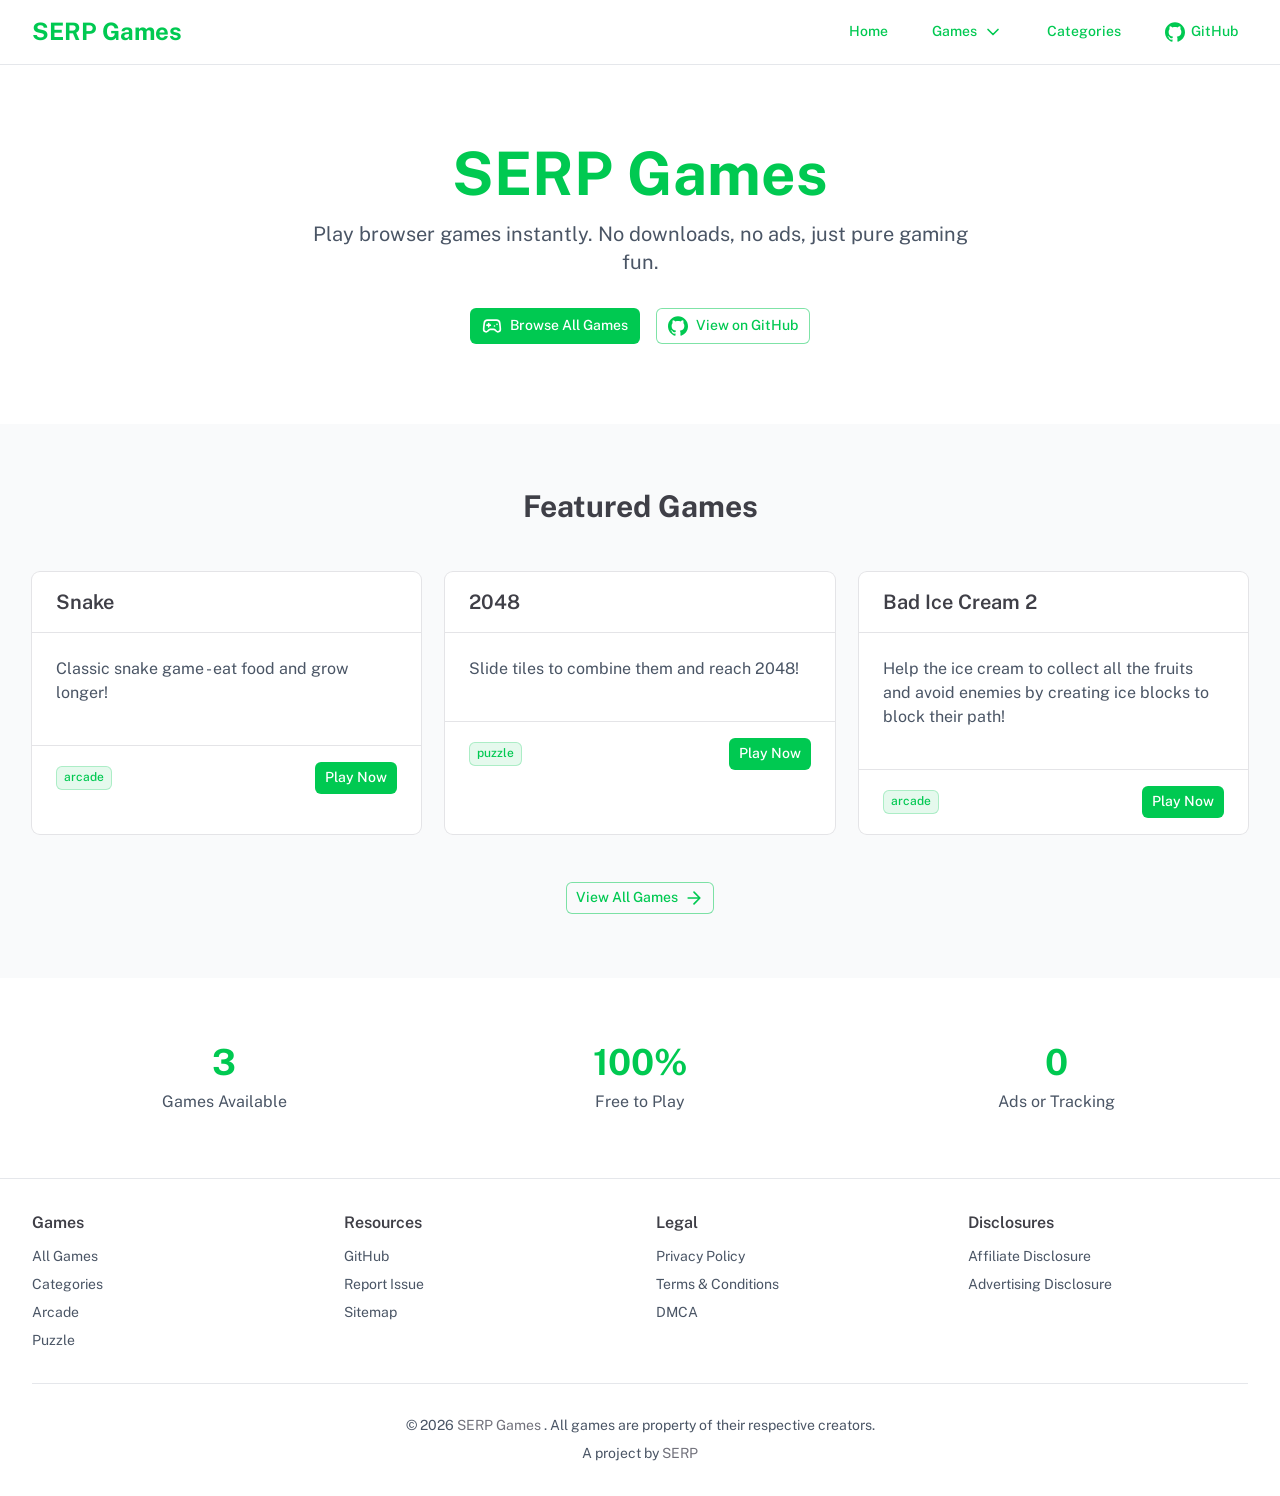
<file: index.html>
<!DOCTYPE html><html  lang="en"><head><meta charset="utf-8"><meta name="viewport" content="width=device-width, initial-scale=1"><style id="nuxt-ui-colors">@layer base {
  :root {
  --ui-color-primary-50: var(--color-green-50, oklch(98.2% 0.018 155.826));
  --ui-color-primary-100: var(--color-green-100, oklch(96.2% 0.044 156.743));
  --ui-color-primary-200: var(--color-green-200, oklch(92.5% 0.084 155.995));
  --ui-color-primary-300: var(--color-green-300, oklch(87.1% 0.15 154.449));
  --ui-color-primary-400: var(--color-green-400, oklch(79.2% 0.209 151.711));
  --ui-color-primary-500: var(--color-green-500, oklch(72.3% 0.219 149.579));
  --ui-color-primary-600: var(--color-green-600, oklch(62.7% 0.194 149.214));
  --ui-color-primary-700: var(--color-green-700, oklch(52.7% 0.154 150.069));
  --ui-color-primary-800: var(--color-green-800, oklch(44.8% 0.119 151.328));
  --ui-color-primary-900: var(--color-green-900, oklch(39.3% 0.095 152.535));
  --ui-color-primary-950: var(--color-green-950, oklch(26.6% 0.065 152.934));
  --ui-color-secondary-50: var(--color-blue-50, oklch(97% 0.014 254.604));
  --ui-color-secondary-100: var(--color-blue-100, oklch(93.2% 0.032 255.585));
  --ui-color-secondary-200: var(--color-blue-200, oklch(88.2% 0.059 254.128));
  --ui-color-secondary-300: var(--color-blue-300, oklch(80.9% 0.105 251.813));
  --ui-color-secondary-400: var(--color-blue-400, oklch(70.7% 0.165 254.624));
  --ui-color-secondary-500: var(--color-blue-500, oklch(62.3% 0.214 259.815));
  --ui-color-secondary-600: var(--color-blue-600, oklch(54.6% 0.245 262.881));
  --ui-color-secondary-700: var(--color-blue-700, oklch(48.8% 0.243 264.376));
  --ui-color-secondary-800: var(--color-blue-800, oklch(42.4% 0.199 265.638));
  --ui-color-secondary-900: var(--color-blue-900, oklch(37.9% 0.146 265.522));
  --ui-color-secondary-950: var(--color-blue-950, oklch(28.2% 0.091 267.935));
  --ui-color-success-50: var(--color-green-50, oklch(98.2% 0.018 155.826));
  --ui-color-success-100: var(--color-green-100, oklch(96.2% 0.044 156.743));
  --ui-color-success-200: var(--color-green-200, oklch(92.5% 0.084 155.995));
  --ui-color-success-300: var(--color-green-300, oklch(87.1% 0.15 154.449));
  --ui-color-success-400: var(--color-green-400, oklch(79.2% 0.209 151.711));
  --ui-color-success-500: var(--color-green-500, oklch(72.3% 0.219 149.579));
  --ui-color-success-600: var(--color-green-600, oklch(62.7% 0.194 149.214));
  --ui-color-success-700: var(--color-green-700, oklch(52.7% 0.154 150.069));
  --ui-color-success-800: var(--color-green-800, oklch(44.8% 0.119 151.328));
  --ui-color-success-900: var(--color-green-900, oklch(39.3% 0.095 152.535));
  --ui-color-success-950: var(--color-green-950, oklch(26.6% 0.065 152.934));
  --ui-color-info-50: var(--color-blue-50, oklch(97% 0.014 254.604));
  --ui-color-info-100: var(--color-blue-100, oklch(93.2% 0.032 255.585));
  --ui-color-info-200: var(--color-blue-200, oklch(88.2% 0.059 254.128));
  --ui-color-info-300: var(--color-blue-300, oklch(80.9% 0.105 251.813));
  --ui-color-info-400: var(--color-blue-400, oklch(70.7% 0.165 254.624));
  --ui-color-info-500: var(--color-blue-500, oklch(62.3% 0.214 259.815));
  --ui-color-info-600: var(--color-blue-600, oklch(54.6% 0.245 262.881));
  --ui-color-info-700: var(--color-blue-700, oklch(48.8% 0.243 264.376));
  --ui-color-info-800: var(--color-blue-800, oklch(42.4% 0.199 265.638));
  --ui-color-info-900: var(--color-blue-900, oklch(37.9% 0.146 265.522));
  --ui-color-info-950: var(--color-blue-950, oklch(28.2% 0.091 267.935));
  --ui-color-warning-50: var(--color-yellow-50, oklch(98.7% 0.026 102.212));
  --ui-color-warning-100: var(--color-yellow-100, oklch(97.3% 0.071 103.193));
  --ui-color-warning-200: var(--color-yellow-200, oklch(94.5% 0.129 101.54));
  --ui-color-warning-300: var(--color-yellow-300, oklch(90.5% 0.182 98.111));
  --ui-color-warning-400: var(--color-yellow-400, oklch(85.2% 0.199 91.936));
  --ui-color-warning-500: var(--color-yellow-500, oklch(79.5% 0.184 86.047));
  --ui-color-warning-600: var(--color-yellow-600, oklch(68.1% 0.162 75.834));
  --ui-color-warning-700: var(--color-yellow-700, oklch(55.4% 0.135 66.442));
  --ui-color-warning-800: var(--color-yellow-800, oklch(47.6% 0.114 61.907));
  --ui-color-warning-900: var(--color-yellow-900, oklch(42.1% 0.095 57.708));
  --ui-color-warning-950: var(--color-yellow-950, oklch(28.6% 0.066 53.813));
  --ui-color-error-50: var(--color-red-50, oklch(97.1% 0.013 17.38));
  --ui-color-error-100: var(--color-red-100, oklch(93.6% 0.032 17.717));
  --ui-color-error-200: var(--color-red-200, oklch(88.5% 0.062 18.334));
  --ui-color-error-300: var(--color-red-300, oklch(80.8% 0.114 19.571));
  --ui-color-error-400: var(--color-red-400, oklch(70.4% 0.191 22.216));
  --ui-color-error-500: var(--color-red-500, oklch(63.7% 0.237 25.331));
  --ui-color-error-600: var(--color-red-600, oklch(57.7% 0.245 27.325));
  --ui-color-error-700: var(--color-red-700, oklch(50.5% 0.213 27.518));
  --ui-color-error-800: var(--color-red-800, oklch(44.4% 0.177 26.899));
  --ui-color-error-900: var(--color-red-900, oklch(39.6% 0.141 25.723));
  --ui-color-error-950: var(--color-red-950, oklch(25.8% 0.092 26.042));
  --ui-color-neutral-50: var(--color-zinc-50, oklch(98.5% 0 0));
  --ui-color-neutral-100: var(--color-zinc-100, oklch(96.7% 0.001 286.375));
  --ui-color-neutral-200: var(--color-zinc-200, oklch(92% 0.004 286.32));
  --ui-color-neutral-300: var(--color-zinc-300, oklch(87.1% 0.006 286.286));
  --ui-color-neutral-400: var(--color-zinc-400, oklch(70.5% 0.015 286.067));
  --ui-color-neutral-500: var(--color-zinc-500, oklch(55.2% 0.016 285.938));
  --ui-color-neutral-600: var(--color-zinc-600, oklch(44.2% 0.017 285.786));
  --ui-color-neutral-700: var(--color-zinc-700, oklch(37% 0.013 285.805));
  --ui-color-neutral-800: var(--color-zinc-800, oklch(27.4% 0.006 286.033));
  --ui-color-neutral-900: var(--color-zinc-900, oklch(21% 0.006 285.885));
  --ui-color-neutral-950: var(--color-zinc-950, oklch(14.1% 0.005 285.823));
  }
  :root, .light {
  --ui-primary: var(--ui-color-primary-500);
  --ui-secondary: var(--ui-color-secondary-500);
  --ui-success: var(--ui-color-success-500);
  --ui-info: var(--ui-color-info-500);
  --ui-warning: var(--ui-color-warning-500);
  --ui-error: var(--ui-color-error-500);
  }
  .dark {
  --ui-primary: var(--ui-color-primary-400);
  --ui-secondary: var(--ui-color-secondary-400);
  --ui-success: var(--ui-color-success-400);
  --ui-info: var(--ui-color-info-400);
  --ui-warning: var(--ui-color-warning-400);
  --ui-error: var(--ui-color-error-400);
  }
}</style><link rel="stylesheet" href="/_nuxt/entry.DVKEUNPn.css" crossorigin><style>@layer components {:where(.i-lucide\:arrow-right){display:inline-block;width:1em;height:1em;background-color:currentColor;-webkit-mask-image:var(--svg);mask-image:var(--svg);-webkit-mask-repeat:no-repeat;mask-repeat:no-repeat;-webkit-mask-size:100% 100%;mask-size:100% 100%;--svg:url("data:image/svg+xml,%3Csvg xmlns='http://www.w3.org/2000/svg' viewBox='0 0 24 24' width='24' height='24'%3E%3Cpath fill='none' stroke='black' stroke-linecap='round' stroke-linejoin='round' stroke-width='2' d='M5 12h14m-7-7l7 7l-7 7'/%3E%3C/svg%3E")}:where(.i-lucide\:chevron-down){display:inline-block;width:1em;height:1em;background-color:currentColor;-webkit-mask-image:var(--svg);mask-image:var(--svg);-webkit-mask-repeat:no-repeat;mask-repeat:no-repeat;-webkit-mask-size:100% 100%;mask-size:100% 100%;--svg:url("data:image/svg+xml,%3Csvg xmlns='http://www.w3.org/2000/svg' viewBox='0 0 24 24' width='24' height='24'%3E%3Cpath fill='none' stroke='black' stroke-linecap='round' stroke-linejoin='round' stroke-width='2' d='m6 9l6 6l6-6'/%3E%3C/svg%3E")}:where(.i-lucide\:gamepad-2){display:inline-block;width:1em;height:1em;background-color:currentColor;-webkit-mask-image:var(--svg);mask-image:var(--svg);-webkit-mask-repeat:no-repeat;mask-repeat:no-repeat;-webkit-mask-size:100% 100%;mask-size:100% 100%;--svg:url("data:image/svg+xml,%3Csvg xmlns='http://www.w3.org/2000/svg' viewBox='0 0 24 24' width='24' height='24'%3E%3Cpath fill='none' stroke='black' stroke-linecap='round' stroke-linejoin='round' stroke-width='2' d='M6 11h4M8 9v4m7-1h.01M18 10h.01m-.69-5H6.68a4 4 0 0 0-3.978 3.59l-.017.152C2.604 9.416 2 14.456 2 16a3 3 0 0 0 3 3c1 0 1.5-.5 2-1l1.414-1.414A2 2 0 0 1 9.828 16h4.344a2 2 0 0 1 1.414.586L17 18c.5.5 1 1 2 1a3 3 0 0 0 3-3c0-1.545-.604-6.584-.685-7.258q-.01-.075-.017-.151A4 4 0 0 0 17.32 5'/%3E%3C/svg%3E")}:where(.i-lucide\:menu){display:inline-block;width:1em;height:1em;background-color:currentColor;-webkit-mask-image:var(--svg);mask-image:var(--svg);-webkit-mask-repeat:no-repeat;mask-repeat:no-repeat;-webkit-mask-size:100% 100%;mask-size:100% 100%;--svg:url("data:image/svg+xml,%3Csvg xmlns='http://www.w3.org/2000/svg' viewBox='0 0 24 24' width='24' height='24'%3E%3Cpath fill='none' stroke='black' stroke-linecap='round' stroke-linejoin='round' stroke-width='2' d='M4 5h16M4 12h16M4 19h16'/%3E%3C/svg%3E")}:where(.i-simple-icons\:github){display:inline-block;width:1em;height:1em;background-color:currentColor;-webkit-mask-image:var(--svg);mask-image:var(--svg);-webkit-mask-repeat:no-repeat;mask-repeat:no-repeat;-webkit-mask-size:100% 100%;mask-size:100% 100%;--svg:url("data:image/svg+xml,%3Csvg xmlns='http://www.w3.org/2000/svg' viewBox='0 0 24 24' width='24' height='24'%3E%3Cpath fill='black' d='M12 .297c-6.63 0-12 5.373-12 12c0 5.303 3.438 9.8 8.205 11.385c.6.113.82-.258.82-.577c0-.285-.01-1.04-.015-2.04c-3.338.724-4.042-1.61-4.042-1.61C4.422 18.07 3.633 17.7 3.633 17.7c-1.087-.744.084-.729.084-.729c1.205.084 1.838 1.236 1.838 1.236c1.07 1.835 2.809 1.305 3.495.998c.108-.776.417-1.305.76-1.605c-2.665-.3-5.466-1.332-5.466-5.93c0-1.31.465-2.38 1.235-3.22c-.135-.303-.54-1.523.105-3.176c0 0 1.005-.322 3.3 1.23c.96-.267 1.98-.399 3-.405c1.02.006 2.04.138 3 .405c2.28-1.552 3.285-1.23 3.285-1.23c.645 1.653.24 2.873.12 3.176c.765.84 1.23 1.91 1.23 3.22c0 4.61-2.805 5.625-5.475 5.92c.42.36.81 1.096.81 2.22c0 1.606-.015 2.896-.015 3.286c0 .315.21.69.825.57C20.565 22.092 24 17.592 24 12.297c0-6.627-5.373-12-12-12'/%3E%3C/svg%3E")}}</style><link href="https://www.googletagmanager.com/gtm.js?id=GTM-5H8JPHTK" rel="preload" crossorigin="anonymous" referrerpolicy="no-referrer" fetchpriority="low" as="script"><link rel="preload" as="fetch" crossorigin="anonymous" href="/_payload.json?85c7c6aa-9973-434a-ba2e-2df640bedb1e"><link rel="modulepreload" as="script" crossorigin href="/_nuxt/B-ceguj3.js"><link rel="modulepreload" as="script" crossorigin href="/_nuxt/BTyd7HHp.js"><link rel="modulepreload" as="script" crossorigin href="/_nuxt/6oEeiC7I.js"><link rel="modulepreload" as="script" crossorigin href="/_nuxt/BkmDh47u.js"><link rel="modulepreload" as="script" crossorigin href="/_nuxt/CWhyA1x8.js"><link rel="modulepreload" as="script" crossorigin href="/_nuxt/BvbqYQHP.js"><link rel="modulepreload" as="script" crossorigin href="/_nuxt/DEdBfNQq.js"><link rel="preload" as="fetch" fetchpriority="low" crossorigin="anonymous" href="/_nuxt/builds/meta/85c7c6aa-9973-434a-ba2e-2df640bedb1e.json"><link rel="prefetch" as="script" crossorigin href="/_nuxt/Pt5GPruw.js"><link rel="prefetch" as="script" crossorigin href="/_nuxt/CxIioPEP.js"><meta name="theme-color" content="#18181b" media="(prefers-color-scheme: dark)"><meta name="theme-color" content="white" media="(prefers-color-scheme: light)"><meta property="og:type" content="website"><meta name="robots" content="index, follow, max-image-preview:large, max-snippet:-1, max-video-preview:-1"><script type="module" src="/_nuxt/B-ceguj3.js" crossorigin></script><title>Serp Games</title><meta name="twitter:card" content="summary_large_image"><meta property="og:title" data-infer="" content="Serp Games"><link rel="canonical" href="https://serpgames.github.io/"><meta property="og:url" content="https://serpgames.github.io/"><meta property="og:site_name" content="Serp Games"><script>"use strict";(()=>{const t=window,e=document.documentElement,c=["dark","light"],n=getStorageValue("localStorage","nuxt-color-mode")||"system";let i=n==="system"?u():n;const r=e.getAttribute("data-color-mode-forced");r&&(i=r),l(i),t["__NUXT_COLOR_MODE__"]={preference:n,value:i,getColorScheme:u,addColorScheme:l,removeColorScheme:d};function l(o){const s=""+o+"",a="";e.classList?e.classList.add(s):e.className+=" "+s,a&&e.setAttribute("data-"+a,o)}function d(o){const s=""+o+"",a="";e.classList?e.classList.remove(s):e.className=e.className.replace(new RegExp(s,"g"),""),a&&e.removeAttribute("data-"+a)}function f(o){return t.matchMedia("(prefers-color-scheme"+o+")")}function u(){if(t.matchMedia&&f("").media!=="not all"){for(const o of c)if(f(":"+o).matches)return o}return"light"}})();function getStorageValue(t,e){switch(t){case"localStorage":return window.localStorage.getItem(e);case"sessionStorage":return window.sessionStorage.getItem(e);case"cookie":return getCookie(e);default:return null}}function getCookie(t){const c=("; "+window.document.cookie).split("; "+t+"=");if(c.length===2)return c.pop()?.split(";").shift()}</script></head><body><div id="__nuxt" class="isolate"><!--[--><!--[--><!--[--><!--[--><!--[--><div class="flex flex-col min-h-screen"><header class="border-b border-gray-200 dark:border-gray-800 -mb-px"><div class="w-full max-w-(--ui-container) mx-auto px-4 sm:px-6 lg:px-8"><!--[--><div class="flex items-center justify-between h-16"><a aria-current="page" href="/" class="router-link-active router-link-exact-active flex items-center space-x-2"><span class="text-2xl font-bold text-primary">SERP Games</span></a><nav class="hidden md:block"><ul class="flex items-center space-x-6"><li><!--[--><!--[--><a href="https://serpgames.github.io" rel="noopener noreferrer" class="rounded-md font-medium inline-flex items-center disabled:cursor-not-allowed aria-disabled:cursor-not-allowed disabled:opacity-75 aria-disabled:opacity-75 transition-colors px-2.5 py-1.5 text-sm gap-1.5 text-primary hover:bg-primary/10 active:bg-primary/10 focus:outline-none focus-visible:bg-primary/10 disabled:bg-transparent aria-disabled:bg-transparent dark:disabled:bg-transparent dark:aria-disabled:bg-transparent"><!--[--><!--[--><!----><!--]--><!--[--><span class="truncate">Home</span><!--]--><!--[--><!----><!--]--><!--]--></a><!--]--><!--]--></li><li><!--[--><!--[--><!--[--><!--[--><!--[--><button type="button" id="reka-dropdown-menu-trigger-v-0-0" aria-haspopup="menu" aria-expanded="false" data-state="closed" class="rounded-md font-medium inline-flex items-center disabled:cursor-not-allowed aria-disabled:cursor-not-allowed disabled:opacity-75 aria-disabled:opacity-75 transition-colors px-2.5 py-1.5 text-sm gap-1.5 text-primary hover:bg-primary/10 active:bg-primary/10 focus:outline-none focus-visible:bg-primary/10 disabled:bg-transparent aria-disabled:bg-transparent dark:disabled:bg-transparent dark:aria-disabled:bg-transparent"><!--[--><!--[--><!----><!--]--><!--[--><span class="truncate">Games</span><!--]--><!--[--><span class="iconify i-lucide:chevron-down shrink-0 size-5" aria-hidden="true" style=""></span><!--]--><!--]--></button><!--]--><!--]--><!--[--><!----><!----><!--]--><!--]--><!--]--><!--]--></li><li><!--[--><!--[--><a href="https://serpgames.github.io/categories" rel="noopener noreferrer" class="rounded-md font-medium inline-flex items-center disabled:cursor-not-allowed aria-disabled:cursor-not-allowed disabled:opacity-75 aria-disabled:opacity-75 transition-colors px-2.5 py-1.5 text-sm gap-1.5 text-primary hover:bg-primary/10 active:bg-primary/10 focus:outline-none focus-visible:bg-primary/10 disabled:bg-transparent aria-disabled:bg-transparent dark:disabled:bg-transparent dark:aria-disabled:bg-transparent"><!--[--><!--[--><!----><!--]--><!--[--><span class="truncate">Categories</span><!--]--><!--[--><!----><!--]--><!--]--></a><!--]--><!--]--></li><li><!--[--><!--[--><a href="https://github.com/serpgames" rel="noopener noreferrer" target="_blank" class="rounded-md font-medium inline-flex items-center disabled:cursor-not-allowed aria-disabled:cursor-not-allowed disabled:opacity-75 aria-disabled:opacity-75 transition-colors px-2.5 py-1.5 text-sm gap-1.5 text-primary hover:bg-primary/10 active:bg-primary/10 focus:outline-none focus-visible:bg-primary/10 disabled:bg-transparent aria-disabled:bg-transparent dark:disabled:bg-transparent dark:aria-disabled:bg-transparent"><!--[--><!--[--><span class="iconify i-simple-icons:github shrink-0 size-5" aria-hidden="true" style=""></span><!--]--><!--[--><span class="truncate">GitHub</span><!--]--><!--[--><!----><!--]--><!--]--></a><!--]--><!--]--></li></ul></nav><!--[--><!--[--><button type="button" class="rounded-md font-medium inline-flex items-center disabled:cursor-not-allowed aria-disabled:cursor-not-allowed disabled:opacity-75 aria-disabled:opacity-75 transition-colors text-sm gap-1.5 text-primary hover:bg-primary/10 active:bg-primary/10 focus:outline-none focus-visible:bg-primary/10 disabled:bg-transparent aria-disabled:bg-transparent dark:disabled:bg-transparent dark:aria-disabled:bg-transparent p-1.5 md:hidden"><!--[--><!--[--><span class="iconify i-lucide:menu shrink-0 size-5" aria-hidden="true" style=""></span><!--]--><!--[--><!----><!--]--><!--[--><!----><!--]--><!--]--></button><!--]--><!--]--></div><!----><!--]--></div></header><main class="flex-1"><!--[--><div><section class="py-20 text-center"><div class="w-full max-w-(--ui-container) mx-auto px-4 sm:px-6 lg:px-8"><!--[--><h1 class="text-5xl md:text-6xl font-bold mb-4 text-primary"> SERP Games </h1><p class="text-xl text-gray-600 dark:text-gray-400 mb-8 max-w-2xl mx-auto"> Play browser games instantly. No downloads, no ads, just pure gaming fun. </p><div class="flex gap-4 justify-center flex-wrap"><!--[--><a href="/games" class="rounded-md font-medium inline-flex items-center disabled:cursor-not-allowed aria-disabled:cursor-not-allowed disabled:opacity-75 aria-disabled:opacity-75 transition-colors px-3 py-2 text-sm gap-2 text-inverted bg-primary hover:bg-primary/75 active:bg-primary/75 disabled:bg-primary aria-disabled:bg-primary focus-visible:outline-2 focus-visible:outline-offset-2 focus-visible:outline-primary"><!--[--><!--[--><span class="iconify i-lucide:gamepad-2 shrink-0 size-5" aria-hidden="true" style=""></span><!--]--><!--[--><span class="truncate">Browse All Games</span><!--]--><!--[--><!----><!--]--><!--]--></a><!--]--><!--[--><!--[--><a href="https://github.com/serpgames" rel="noopener noreferrer" target="_blank" class="rounded-md font-medium inline-flex items-center disabled:cursor-not-allowed aria-disabled:cursor-not-allowed disabled:opacity-75 aria-disabled:opacity-75 transition-colors px-3 py-2 text-sm gap-2 ring ring-inset ring-primary/50 text-primary hover:bg-primary/10 active:bg-primary/10 disabled:bg-transparent aria-disabled:bg-transparent dark:disabled:bg-transparent dark:aria-disabled:bg-transparent focus:outline-none focus-visible:ring-2 focus-visible:ring-primary"><!--[--><!--[--><span class="iconify i-simple-icons:github shrink-0 size-5" aria-hidden="true" style=""></span><!--]--><!--[--><span class="truncate">View on GitHub</span><!--]--><!--[--><!----><!--]--><!--]--></a><!--]--><!--]--></div><!--]--></div></section><section class="py-16 bg-gray-50 dark:bg-gray-900"><div class="w-full max-w-(--ui-container) mx-auto px-4 sm:px-6 lg:px-8"><!--[--><h2 class="text-3xl font-bold text-center mb-12">Featured Games</h2><div class="grid grid-cols-1 md:grid-cols-2 lg:grid-cols-3 gap-6"><!--[--><div class="rounded-lg overflow-hidden bg-default ring ring-default divide-y divide-default h-full hover:shadow-lg transition-shadow"><div class="p-4 sm:px-6"><!--[--><h3 class="text-xl font-semibold">Snake</h3><!--]--></div><div class="p-4 sm:p-6"><!--[--><p class="text-gray-600 dark:text-gray-400 mb-4">Classic snake game - eat food and grow longer!</p><!----><!--]--></div><div class="p-4 sm:px-6"><!--[--><div class="flex items-center justify-between"><span class="font-medium inline-flex items-center text-xs px-2 py-1 gap-1 rounded-md bg-primary/10 text-primary ring ring-inset ring-primary/25"><!--[--><!----><!--]--><!--[--><span class="truncate">arcade</span><!--]--><!--[--><!----><!--]--></span><!--[--><!--[--><a href="https://serpgames.github.io/snake-game/" rel="noopener noreferrer" target="_blank" class="rounded-md font-medium inline-flex items-center disabled:cursor-not-allowed aria-disabled:cursor-not-allowed disabled:opacity-75 aria-disabled:opacity-75 transition-colors px-2.5 py-1.5 text-sm gap-1.5 text-inverted bg-primary hover:bg-primary/75 active:bg-primary/75 disabled:bg-primary aria-disabled:bg-primary focus-visible:outline-2 focus-visible:outline-offset-2 focus-visible:outline-primary"><!--[--><!--[--><!----><!--]--><!--[--><span class="truncate">Play Now</span><!--]--><!--[--><!----><!--]--><!--]--></a><!--]--><!--]--></div><!--]--></div></div><div class="rounded-lg overflow-hidden bg-default ring ring-default divide-y divide-default h-full hover:shadow-lg transition-shadow"><div class="p-4 sm:px-6"><!--[--><h3 class="text-xl font-semibold">2048</h3><!--]--></div><div class="p-4 sm:p-6"><!--[--><p class="text-gray-600 dark:text-gray-400 mb-4">Slide tiles to combine them and reach 2048!</p><!----><!--]--></div><div class="p-4 sm:px-6"><!--[--><div class="flex items-center justify-between"><span class="font-medium inline-flex items-center text-xs px-2 py-1 gap-1 rounded-md bg-primary/10 text-primary ring ring-inset ring-primary/25"><!--[--><!----><!--]--><!--[--><span class="truncate">puzzle</span><!--]--><!--[--><!----><!--]--></span><!--[--><!--[--><a href="https://serpgames.github.io/2048-game/" rel="noopener noreferrer" target="_blank" class="rounded-md font-medium inline-flex items-center disabled:cursor-not-allowed aria-disabled:cursor-not-allowed disabled:opacity-75 aria-disabled:opacity-75 transition-colors px-2.5 py-1.5 text-sm gap-1.5 text-inverted bg-primary hover:bg-primary/75 active:bg-primary/75 disabled:bg-primary aria-disabled:bg-primary focus-visible:outline-2 focus-visible:outline-offset-2 focus-visible:outline-primary"><!--[--><!--[--><!----><!--]--><!--[--><span class="truncate">Play Now</span><!--]--><!--[--><!----><!--]--><!--]--></a><!--]--><!--]--></div><!--]--></div></div><div class="rounded-lg overflow-hidden bg-default ring ring-default divide-y divide-default h-full hover:shadow-lg transition-shadow"><div class="p-4 sm:px-6"><!--[--><h3 class="text-xl font-semibold">Bad Ice Cream 2</h3><!--]--></div><div class="p-4 sm:p-6"><!--[--><p class="text-gray-600 dark:text-gray-400 mb-4">Help the ice cream to collect all the fruits and avoid enemies by creating ice blocks to block their path!</p><!----><!--]--></div><div class="p-4 sm:px-6"><!--[--><div class="flex items-center justify-between"><span class="font-medium inline-flex items-center text-xs px-2 py-1 gap-1 rounded-md bg-primary/10 text-primary ring ring-inset ring-primary/25"><!--[--><!----><!--]--><!--[--><span class="truncate">arcade</span><!--]--><!--[--><!----><!--]--></span><!--[--><!--[--><a href="https://serpgames.github.io/bad-ice-cream-2-game/" rel="noopener noreferrer" target="_blank" class="rounded-md font-medium inline-flex items-center disabled:cursor-not-allowed aria-disabled:cursor-not-allowed disabled:opacity-75 aria-disabled:opacity-75 transition-colors px-2.5 py-1.5 text-sm gap-1.5 text-inverted bg-primary hover:bg-primary/75 active:bg-primary/75 disabled:bg-primary aria-disabled:bg-primary focus-visible:outline-2 focus-visible:outline-offset-2 focus-visible:outline-primary"><!--[--><!--[--><!----><!--]--><!--[--><span class="truncate">Play Now</span><!--]--><!--[--><!----><!--]--><!--]--></a><!--]--><!--]--></div><!--]--></div></div><!--]--></div><div class="text-center mt-12"><!--[--><a href="/games" class="rounded-md font-medium inline-flex items-center disabled:cursor-not-allowed aria-disabled:cursor-not-allowed disabled:opacity-75 aria-disabled:opacity-75 transition-colors px-2.5 py-1.5 text-sm gap-1.5 ring ring-inset ring-primary/50 text-primary hover:bg-primary/10 active:bg-primary/10 disabled:bg-transparent aria-disabled:bg-transparent dark:disabled:bg-transparent dark:aria-disabled:bg-transparent focus:outline-none focus-visible:ring-2 focus-visible:ring-primary"><!--[--><!--[--><!----><!--]--><!--[--><span class="truncate">View All Games</span><!--]--><!--[--><span class="iconify i-lucide:arrow-right shrink-0 size-5" aria-hidden="true" style=""></span><!--]--><!--]--></a><!--]--></div><!--]--></div></section><section class="py-16"><div class="w-full max-w-(--ui-container) mx-auto px-4 sm:px-6 lg:px-8"><!--[--><div class="grid grid-cols-1 md:grid-cols-3 gap-8 text-center"><!--[--><div><div class="text-4xl font-bold text-primary mb-2">3</div><div class="text-gray-600 dark:text-gray-400">Games Available</div></div><div><div class="text-4xl font-bold text-primary mb-2">100%</div><div class="text-gray-600 dark:text-gray-400">Free to Play</div></div><div><div class="text-4xl font-bold text-primary mb-2">0</div><div class="text-gray-600 dark:text-gray-400">Ads or Tracking</div></div><!--]--></div><!--]--></div></section></div><!--]--></main><footer class="border-t border-gray-200 dark:border-gray-800 mt-auto"><div class="w-full max-w-(--ui-container) mx-auto px-4 sm:px-6 lg:px-8"><!--[--><div class="py-8"><div class="grid grid-cols-2 md:grid-cols-4 gap-8 mb-8"><div><h3 class="font-semibold mb-3"> Games </h3><ul class="space-y-2 text-sm"><li><!--[--><a href="https://serpgames.github.io/games" rel="noopener noreferrer" class="focus-visible:outline-primary transition-colors text-gray-600 dark:text-gray-400 hover:text-primary"><!--[--><!--[--> All Games <!--]--><!--]--></a><!--]--></li><li><!--[--><a href="https://serpgames.github.io/categories" rel="noopener noreferrer" class="focus-visible:outline-primary transition-colors text-gray-600 dark:text-gray-400 hover:text-primary"><!--[--><!--[--> Categories <!--]--><!--]--></a><!--]--></li><li><!--[--><a href="https://serpgames.github.io/categories/arcade" rel="noopener noreferrer" class="focus-visible:outline-primary transition-colors text-gray-600 dark:text-gray-400 hover:text-primary"><!--[--><!--[--> Arcade <!--]--><!--]--></a><!--]--></li><li><!--[--><a href="https://serpgames.github.io/categories/puzzle" rel="noopener noreferrer" class="focus-visible:outline-primary transition-colors text-gray-600 dark:text-gray-400 hover:text-primary"><!--[--><!--[--> Puzzle <!--]--><!--]--></a><!--]--></li></ul></div><div><h3 class="font-semibold mb-3"> Resources </h3><ul class="space-y-2 text-sm"><li><!--[--><a href="https://github.com/serpgames" rel="noopener noreferrer" target="_blank" class="focus-visible:outline-primary transition-colors text-gray-600 dark:text-gray-400 hover:text-primary"><!--[--><!--[--> GitHub <!--]--><!--]--></a><!--]--></li><li><!--[--><a href="https://github.com/serpgames/serpgames.github.io/issues" rel="noopener noreferrer" target="_blank" class="focus-visible:outline-primary transition-colors text-gray-600 dark:text-gray-400 hover:text-primary"><!--[--><!--[--> Report Issue <!--]--><!--]--></a><!--]--></li><li><!--[--><a href="https://serpgames.github.io/sitemap" rel="noopener noreferrer" class="focus-visible:outline-primary transition-colors text-gray-600 dark:text-gray-400 hover:text-primary"><!--[--><!--[--> Sitemap <!--]--><!--]--></a><!--]--></li></ul></div><div><h3 class="font-semibold mb-3"> Legal </h3><ul class="space-y-2 text-sm"><li><!--[--><a href="https://serpgames.github.io/legal/privacy-policy" rel="noopener noreferrer" class="focus-visible:outline-primary transition-colors text-gray-600 dark:text-gray-400 hover:text-primary"><!--[--><!--[--> Privacy Policy <!--]--><!--]--></a><!--]--></li><li><!--[--><a href="https://serpgames.github.io/legal/terms-conditions" rel="noopener noreferrer" class="focus-visible:outline-primary transition-colors text-gray-600 dark:text-gray-400 hover:text-primary"><!--[--><!--[--> Terms &amp; Conditions <!--]--><!--]--></a><!--]--></li><li><!--[--><a href="https://serpgames.github.io/legal/dmca" rel="noopener noreferrer" class="focus-visible:outline-primary transition-colors text-gray-600 dark:text-gray-400 hover:text-primary"><!--[--><!--[--> DMCA <!--]--><!--]--></a><!--]--></li></ul></div><div><h3 class="font-semibold mb-3"> Disclosures </h3><ul class="space-y-2 text-sm"><li><!--[--><a href="https://serpgames.github.io/legal/affiliate-disclosure" rel="noopener noreferrer" class="focus-visible:outline-primary transition-colors text-gray-600 dark:text-gray-400 hover:text-primary"><!--[--><!--[--> Affiliate Disclosure <!--]--><!--]--></a><!--]--></li><li><!--[--><a href="https://serpgames.github.io/legal/advertising-disclosure" rel="noopener noreferrer" class="focus-visible:outline-primary transition-colors text-gray-600 dark:text-gray-400 hover:text-primary"><!--[--><!--[--> Advertising Disclosure <!--]--><!--]--></a><!--]--></li></ul></div></div><div class="border-t border-gray-200 dark:border-gray-800 pt-8 text-center text-sm text-gray-600 dark:text-gray-400"><p> © 2025 <!--[--><a href="https://serp.games" rel="noopener noreferrer" target="_blank" class="focus-visible:outline-primary text-muted transition-colors hover:text-primary"><!--[--><!--[--> SERP Games <!--]--><!--]--></a><!--]--> . All games are property of their respective creators. </p><p class="mt-2"> A project by <!--[--><a href="https://serp.co" rel="noopener noreferrer" target="_blank" class="focus-visible:outline-primary text-muted transition-colors hover:text-primary"><!--[--><!--[--> SERP <!--]--><!--]--></a><!--]--></p></div></div><!--]--></div></footer></div><!--]--><!--]--><!--[--><!--]--><!----><!--]--><!--[--><!--]--><!--]--><!--]--></div><div id="teleports"></div><script type="application/ld+json" data-nuxt-schema-org="true" data-hid="schema-org-graph">{"@context":"https://schema.org","@graph":[{"@id":"https://serpgames.github.io/#website","@type":"WebSite","inLanguage":"en","name":"Serp Games","url":"https://serpgames.github.io/","publisher":{"@id":"https://serpgames.github.io/#identity"}},{"@id":"https://serpgames.github.io/#webpage","@type":"WebPage","url":"https://serpgames.github.io/","about":{"@id":"https://serpgames.github.io/#identity"},"isPartOf":{"@id":"https://serpgames.github.io/#website"},"potentialAction":[{"@type":"ReadAction","target":["https://serpgames.github.io/"]}]},{"@id":"https://serpgames.github.io/#identity","@type":"Organization","name":"Serp Games","url":"https://serpgames.github.io"}]}</script><script type="application/json" data-nuxt-data="nuxt-app" data-ssr="true" id="__NUXT_DATA__" data-src="/_payload.json?85c7c6aa-9973-434a-ba2e-2df640bedb1e">[{"state":1,"once":16,"_errors":17,"serverRendered":5,"path":19,"prerenderedAt":20},["Reactive",2],{"$scolor-mode":3,"$snuxt-seo-utils:routeRules":7,"$stoasts":8,"$ssite-config":9},{"preference":4,"value":4,"unknown":5,"forced":6},"system",true,false,{"head":-1,"seoMeta":-1},[],{"_priority":10,"env":13,"name":14,"url":15},{"name":11,"env":12,"url":11},-3,-15,"production","Serp Games","https://serpgames.github.io",["Set"],["ShallowReactive",18],{},"/",1756893262916]</script><script>window.__NUXT__={};window.__NUXT__.config={public:{appBase:"https://serpgames.github.io","nuxt-scripts":{version:"",defaultScriptOptions:{trigger:"onNuxtReady"}},"seo-utils":{canonicalQueryWhitelist:["page","sort","filter","search","q","category","tag"],canonicalLowercase:true}},app:{baseURL:"/",buildId:"85c7c6aa-9973-434a-ba2e-2df640bedb1e",buildAssetsDir:"/_nuxt/",cdnURL:""}}</script></body></html>
</file>
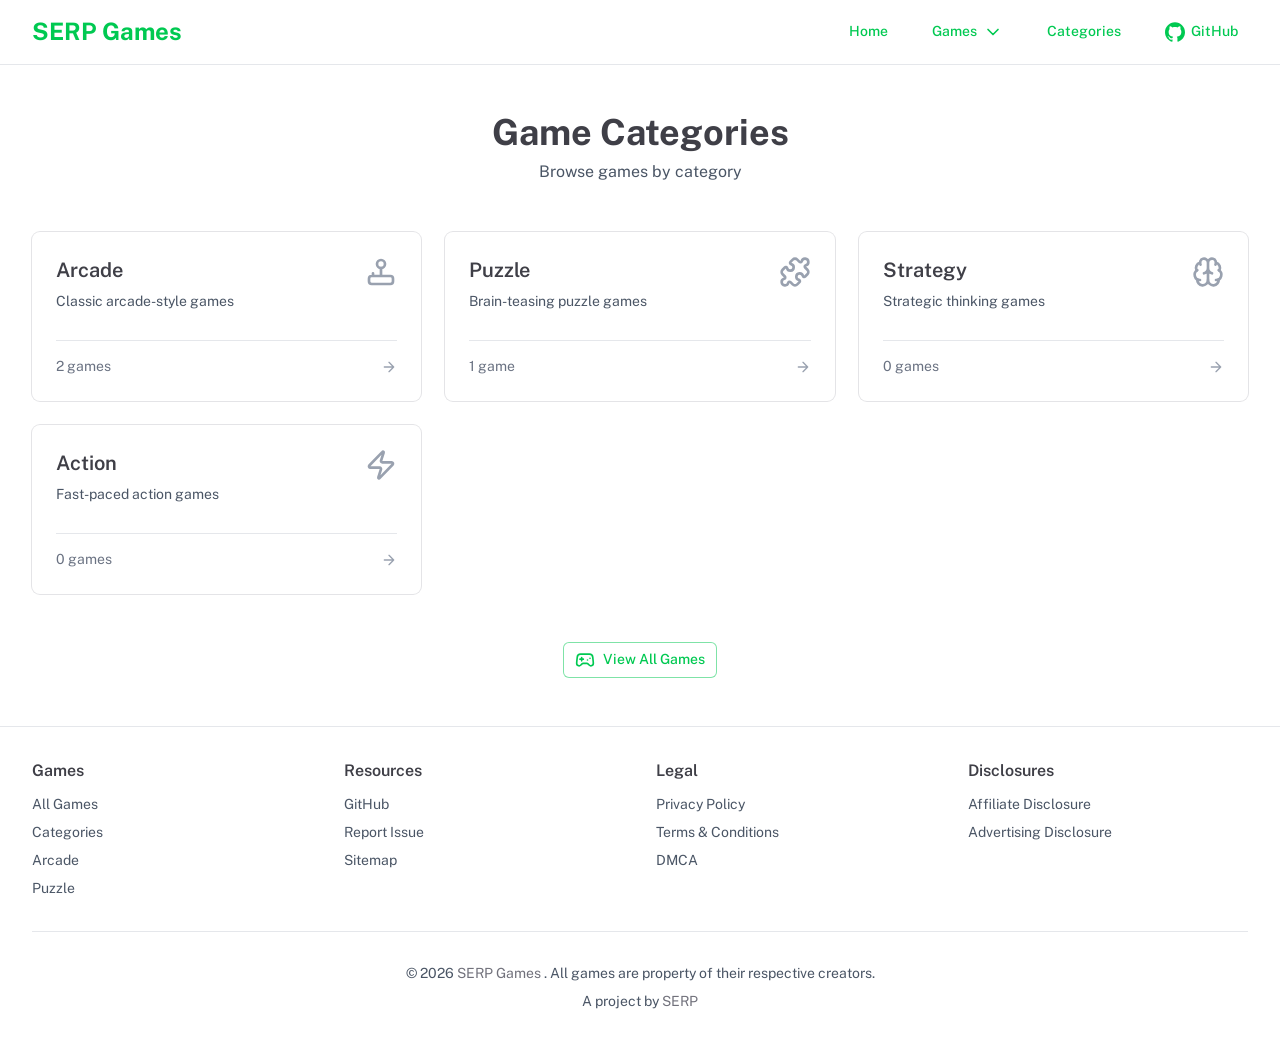
<file: categories/index.html>
<!DOCTYPE html><html  lang="en"><head><meta charset="utf-8"><meta name="viewport" content="width=device-width, initial-scale=1"><style id="nuxt-ui-colors">@layer base {
  :root {
  --ui-color-primary-50: var(--color-green-50, oklch(98.2% 0.018 155.826));
  --ui-color-primary-100: var(--color-green-100, oklch(96.2% 0.044 156.743));
  --ui-color-primary-200: var(--color-green-200, oklch(92.5% 0.084 155.995));
  --ui-color-primary-300: var(--color-green-300, oklch(87.1% 0.15 154.449));
  --ui-color-primary-400: var(--color-green-400, oklch(79.2% 0.209 151.711));
  --ui-color-primary-500: var(--color-green-500, oklch(72.3% 0.219 149.579));
  --ui-color-primary-600: var(--color-green-600, oklch(62.7% 0.194 149.214));
  --ui-color-primary-700: var(--color-green-700, oklch(52.7% 0.154 150.069));
  --ui-color-primary-800: var(--color-green-800, oklch(44.8% 0.119 151.328));
  --ui-color-primary-900: var(--color-green-900, oklch(39.3% 0.095 152.535));
  --ui-color-primary-950: var(--color-green-950, oklch(26.6% 0.065 152.934));
  --ui-color-secondary-50: var(--color-blue-50, oklch(97% 0.014 254.604));
  --ui-color-secondary-100: var(--color-blue-100, oklch(93.2% 0.032 255.585));
  --ui-color-secondary-200: var(--color-blue-200, oklch(88.2% 0.059 254.128));
  --ui-color-secondary-300: var(--color-blue-300, oklch(80.9% 0.105 251.813));
  --ui-color-secondary-400: var(--color-blue-400, oklch(70.7% 0.165 254.624));
  --ui-color-secondary-500: var(--color-blue-500, oklch(62.3% 0.214 259.815));
  --ui-color-secondary-600: var(--color-blue-600, oklch(54.6% 0.245 262.881));
  --ui-color-secondary-700: var(--color-blue-700, oklch(48.8% 0.243 264.376));
  --ui-color-secondary-800: var(--color-blue-800, oklch(42.4% 0.199 265.638));
  --ui-color-secondary-900: var(--color-blue-900, oklch(37.9% 0.146 265.522));
  --ui-color-secondary-950: var(--color-blue-950, oklch(28.2% 0.091 267.935));
  --ui-color-success-50: var(--color-green-50, oklch(98.2% 0.018 155.826));
  --ui-color-success-100: var(--color-green-100, oklch(96.2% 0.044 156.743));
  --ui-color-success-200: var(--color-green-200, oklch(92.5% 0.084 155.995));
  --ui-color-success-300: var(--color-green-300, oklch(87.1% 0.15 154.449));
  --ui-color-success-400: var(--color-green-400, oklch(79.2% 0.209 151.711));
  --ui-color-success-500: var(--color-green-500, oklch(72.3% 0.219 149.579));
  --ui-color-success-600: var(--color-green-600, oklch(62.7% 0.194 149.214));
  --ui-color-success-700: var(--color-green-700, oklch(52.7% 0.154 150.069));
  --ui-color-success-800: var(--color-green-800, oklch(44.8% 0.119 151.328));
  --ui-color-success-900: var(--color-green-900, oklch(39.3% 0.095 152.535));
  --ui-color-success-950: var(--color-green-950, oklch(26.6% 0.065 152.934));
  --ui-color-info-50: var(--color-blue-50, oklch(97% 0.014 254.604));
  --ui-color-info-100: var(--color-blue-100, oklch(93.2% 0.032 255.585));
  --ui-color-info-200: var(--color-blue-200, oklch(88.2% 0.059 254.128));
  --ui-color-info-300: var(--color-blue-300, oklch(80.9% 0.105 251.813));
  --ui-color-info-400: var(--color-blue-400, oklch(70.7% 0.165 254.624));
  --ui-color-info-500: var(--color-blue-500, oklch(62.3% 0.214 259.815));
  --ui-color-info-600: var(--color-blue-600, oklch(54.6% 0.245 262.881));
  --ui-color-info-700: var(--color-blue-700, oklch(48.8% 0.243 264.376));
  --ui-color-info-800: var(--color-blue-800, oklch(42.4% 0.199 265.638));
  --ui-color-info-900: var(--color-blue-900, oklch(37.9% 0.146 265.522));
  --ui-color-info-950: var(--color-blue-950, oklch(28.2% 0.091 267.935));
  --ui-color-warning-50: var(--color-yellow-50, oklch(98.7% 0.026 102.212));
  --ui-color-warning-100: var(--color-yellow-100, oklch(97.3% 0.071 103.193));
  --ui-color-warning-200: var(--color-yellow-200, oklch(94.5% 0.129 101.54));
  --ui-color-warning-300: var(--color-yellow-300, oklch(90.5% 0.182 98.111));
  --ui-color-warning-400: var(--color-yellow-400, oklch(85.2% 0.199 91.936));
  --ui-color-warning-500: var(--color-yellow-500, oklch(79.5% 0.184 86.047));
  --ui-color-warning-600: var(--color-yellow-600, oklch(68.1% 0.162 75.834));
  --ui-color-warning-700: var(--color-yellow-700, oklch(55.4% 0.135 66.442));
  --ui-color-warning-800: var(--color-yellow-800, oklch(47.6% 0.114 61.907));
  --ui-color-warning-900: var(--color-yellow-900, oklch(42.1% 0.095 57.708));
  --ui-color-warning-950: var(--color-yellow-950, oklch(28.6% 0.066 53.813));
  --ui-color-error-50: var(--color-red-50, oklch(97.1% 0.013 17.38));
  --ui-color-error-100: var(--color-red-100, oklch(93.6% 0.032 17.717));
  --ui-color-error-200: var(--color-red-200, oklch(88.5% 0.062 18.334));
  --ui-color-error-300: var(--color-red-300, oklch(80.8% 0.114 19.571));
  --ui-color-error-400: var(--color-red-400, oklch(70.4% 0.191 22.216));
  --ui-color-error-500: var(--color-red-500, oklch(63.7% 0.237 25.331));
  --ui-color-error-600: var(--color-red-600, oklch(57.7% 0.245 27.325));
  --ui-color-error-700: var(--color-red-700, oklch(50.5% 0.213 27.518));
  --ui-color-error-800: var(--color-red-800, oklch(44.4% 0.177 26.899));
  --ui-color-error-900: var(--color-red-900, oklch(39.6% 0.141 25.723));
  --ui-color-error-950: var(--color-red-950, oklch(25.8% 0.092 26.042));
  --ui-color-neutral-50: var(--color-zinc-50, oklch(98.5% 0 0));
  --ui-color-neutral-100: var(--color-zinc-100, oklch(96.7% 0.001 286.375));
  --ui-color-neutral-200: var(--color-zinc-200, oklch(92% 0.004 286.32));
  --ui-color-neutral-300: var(--color-zinc-300, oklch(87.1% 0.006 286.286));
  --ui-color-neutral-400: var(--color-zinc-400, oklch(70.5% 0.015 286.067));
  --ui-color-neutral-500: var(--color-zinc-500, oklch(55.2% 0.016 285.938));
  --ui-color-neutral-600: var(--color-zinc-600, oklch(44.2% 0.017 285.786));
  --ui-color-neutral-700: var(--color-zinc-700, oklch(37% 0.013 285.805));
  --ui-color-neutral-800: var(--color-zinc-800, oklch(27.4% 0.006 286.033));
  --ui-color-neutral-900: var(--color-zinc-900, oklch(21% 0.006 285.885));
  --ui-color-neutral-950: var(--color-zinc-950, oklch(14.1% 0.005 285.823));
  }
  :root, .light {
  --ui-primary: var(--ui-color-primary-500);
  --ui-secondary: var(--ui-color-secondary-500);
  --ui-success: var(--ui-color-success-500);
  --ui-info: var(--ui-color-info-500);
  --ui-warning: var(--ui-color-warning-500);
  --ui-error: var(--ui-color-error-500);
  }
  .dark {
  --ui-primary: var(--ui-color-primary-400);
  --ui-secondary: var(--ui-color-secondary-400);
  --ui-success: var(--ui-color-success-400);
  --ui-info: var(--ui-color-info-400);
  --ui-warning: var(--ui-color-warning-400);
  --ui-error: var(--ui-color-error-400);
  }
}</style><title>Game Categories - SERP Games | Serp Games</title><link rel="stylesheet" href="/_nuxt/entry.DVKEUNPn.css" crossorigin><style>@layer components {:where(.i-lucide\:arrow-right){display:inline-block;width:1em;height:1em;background-color:currentColor;-webkit-mask-image:var(--svg);mask-image:var(--svg);-webkit-mask-repeat:no-repeat;mask-repeat:no-repeat;-webkit-mask-size:100% 100%;mask-size:100% 100%;--svg:url("data:image/svg+xml,%3Csvg xmlns='http://www.w3.org/2000/svg' viewBox='0 0 24 24' width='24' height='24'%3E%3Cpath fill='none' stroke='black' stroke-linecap='round' stroke-linejoin='round' stroke-width='2' d='M5 12h14m-7-7l7 7l-7 7'/%3E%3C/svg%3E")}:where(.i-lucide\:brain){display:inline-block;width:1em;height:1em;background-color:currentColor;-webkit-mask-image:var(--svg);mask-image:var(--svg);-webkit-mask-repeat:no-repeat;mask-repeat:no-repeat;-webkit-mask-size:100% 100%;mask-size:100% 100%;--svg:url("data:image/svg+xml,%3Csvg xmlns='http://www.w3.org/2000/svg' viewBox='0 0 24 24' width='24' height='24'%3E%3Cg fill='none' stroke='black' stroke-linecap='round' stroke-linejoin='round' stroke-width='2'%3E%3Cpath d='M12 18V5m3 8a4.17 4.17 0 0 1-3-4a4.17 4.17 0 0 1-3 4m8.598-6.5A3 3 0 1 0 12 5a3 3 0 1 0-5.598 1.5'/%3E%3Cpath d='M17.997 5.125a4 4 0 0 1 2.526 5.77'/%3E%3Cpath d='M18 18a4 4 0 0 0 2-7.464'/%3E%3Cpath d='M19.967 17.483A4 4 0 1 1 12 18a4 4 0 1 1-7.967-.517'/%3E%3Cpath d='M6 18a4 4 0 0 1-2-7.464'/%3E%3Cpath d='M6.003 5.125a4 4 0 0 0-2.526 5.77'/%3E%3C/g%3E%3C/svg%3E")}:where(.i-lucide\:chevron-down){display:inline-block;width:1em;height:1em;background-color:currentColor;-webkit-mask-image:var(--svg);mask-image:var(--svg);-webkit-mask-repeat:no-repeat;mask-repeat:no-repeat;-webkit-mask-size:100% 100%;mask-size:100% 100%;--svg:url("data:image/svg+xml,%3Csvg xmlns='http://www.w3.org/2000/svg' viewBox='0 0 24 24' width='24' height='24'%3E%3Cpath fill='none' stroke='black' stroke-linecap='round' stroke-linejoin='round' stroke-width='2' d='m6 9l6 6l6-6'/%3E%3C/svg%3E")}:where(.i-lucide\:gamepad-2){display:inline-block;width:1em;height:1em;background-color:currentColor;-webkit-mask-image:var(--svg);mask-image:var(--svg);-webkit-mask-repeat:no-repeat;mask-repeat:no-repeat;-webkit-mask-size:100% 100%;mask-size:100% 100%;--svg:url("data:image/svg+xml,%3Csvg xmlns='http://www.w3.org/2000/svg' viewBox='0 0 24 24' width='24' height='24'%3E%3Cpath fill='none' stroke='black' stroke-linecap='round' stroke-linejoin='round' stroke-width='2' d='M6 11h4M8 9v4m7-1h.01M18 10h.01m-.69-5H6.68a4 4 0 0 0-3.978 3.59l-.017.152C2.604 9.416 2 14.456 2 16a3 3 0 0 0 3 3c1 0 1.5-.5 2-1l1.414-1.414A2 2 0 0 1 9.828 16h4.344a2 2 0 0 1 1.414.586L17 18c.5.5 1 1 2 1a3 3 0 0 0 3-3c0-1.545-.604-6.584-.685-7.258q-.01-.075-.017-.151A4 4 0 0 0 17.32 5'/%3E%3C/svg%3E")}:where(.i-lucide\:joystick){display:inline-block;width:1em;height:1em;background-color:currentColor;-webkit-mask-image:var(--svg);mask-image:var(--svg);-webkit-mask-repeat:no-repeat;mask-repeat:no-repeat;-webkit-mask-size:100% 100%;mask-size:100% 100%;--svg:url("data:image/svg+xml,%3Csvg xmlns='http://www.w3.org/2000/svg' viewBox='0 0 24 24' width='24' height='24'%3E%3Cg fill='none' stroke='black' stroke-linecap='round' stroke-linejoin='round' stroke-width='2'%3E%3Cpath d='M21 17a2 2 0 0 0-2-2H5a2 2 0 0 0-2 2v2a2 2 0 0 0 2 2h14a2 2 0 0 0 2-2zM6 15v-2m6 2V9'/%3E%3Ccircle cx='12' cy='6' r='3'/%3E%3C/g%3E%3C/svg%3E")}:where(.i-lucide\:menu){display:inline-block;width:1em;height:1em;background-color:currentColor;-webkit-mask-image:var(--svg);mask-image:var(--svg);-webkit-mask-repeat:no-repeat;mask-repeat:no-repeat;-webkit-mask-size:100% 100%;mask-size:100% 100%;--svg:url("data:image/svg+xml,%3Csvg xmlns='http://www.w3.org/2000/svg' viewBox='0 0 24 24' width='24' height='24'%3E%3Cpath fill='none' stroke='black' stroke-linecap='round' stroke-linejoin='round' stroke-width='2' d='M4 5h16M4 12h16M4 19h16'/%3E%3C/svg%3E")}:where(.i-lucide\:puzzle){display:inline-block;width:1em;height:1em;background-color:currentColor;-webkit-mask-image:var(--svg);mask-image:var(--svg);-webkit-mask-repeat:no-repeat;mask-repeat:no-repeat;-webkit-mask-size:100% 100%;mask-size:100% 100%;--svg:url("data:image/svg+xml,%3Csvg xmlns='http://www.w3.org/2000/svg' viewBox='0 0 24 24' width='24' height='24'%3E%3Cpath fill='none' stroke='black' stroke-linecap='round' stroke-linejoin='round' stroke-width='2' d='M15.39 4.39a1 1 0 0 0 1.68-.474a2.5 2.5 0 1 1 3.014 3.015a1 1 0 0 0-.474 1.68l1.683 1.682a2.414 2.414 0 0 1 0 3.414L19.61 15.39a1 1 0 0 1-1.68-.474a2.5 2.5 0 1 0-3.014 3.015a1 1 0 0 1 .474 1.68l-1.683 1.682a2.414 2.414 0 0 1-3.414 0L8.61 19.61a1 1 0 0 0-1.68.474a2.5 2.5 0 1 1-3.014-3.015a1 1 0 0 0 .474-1.68l-1.683-1.682a2.414 2.414 0 0 1 0-3.414L4.39 8.61a1 1 0 0 1 1.68.474a2.5 2.5 0 1 0 3.014-3.015a1 1 0 0 1-.474-1.68l1.683-1.682a2.414 2.414 0 0 1 3.414 0z'/%3E%3C/svg%3E")}:where(.i-lucide\:zap){display:inline-block;width:1em;height:1em;background-color:currentColor;-webkit-mask-image:var(--svg);mask-image:var(--svg);-webkit-mask-repeat:no-repeat;mask-repeat:no-repeat;-webkit-mask-size:100% 100%;mask-size:100% 100%;--svg:url("data:image/svg+xml,%3Csvg xmlns='http://www.w3.org/2000/svg' viewBox='0 0 24 24' width='24' height='24'%3E%3Cpath fill='none' stroke='black' stroke-linecap='round' stroke-linejoin='round' stroke-width='2' d='M4 14a1 1 0 0 1-.78-1.63l9.9-10.2a.5.5 0 0 1 .86.46l-1.92 6.02A1 1 0 0 0 13 10h7a1 1 0 0 1 .78 1.63l-9.9 10.2a.5.5 0 0 1-.86-.46l1.92-6.02A1 1 0 0 0 11 14z'/%3E%3C/svg%3E")}:where(.i-simple-icons\:github){display:inline-block;width:1em;height:1em;background-color:currentColor;-webkit-mask-image:var(--svg);mask-image:var(--svg);-webkit-mask-repeat:no-repeat;mask-repeat:no-repeat;-webkit-mask-size:100% 100%;mask-size:100% 100%;--svg:url("data:image/svg+xml,%3Csvg xmlns='http://www.w3.org/2000/svg' viewBox='0 0 24 24' width='24' height='24'%3E%3Cpath fill='black' d='M12 .297c-6.63 0-12 5.373-12 12c0 5.303 3.438 9.8 8.205 11.385c.6.113.82-.258.82-.577c0-.285-.01-1.04-.015-2.04c-3.338.724-4.042-1.61-4.042-1.61C4.422 18.07 3.633 17.7 3.633 17.7c-1.087-.744.084-.729.084-.729c1.205.084 1.838 1.236 1.838 1.236c1.07 1.835 2.809 1.305 3.495.998c.108-.776.417-1.305.76-1.605c-2.665-.3-5.466-1.332-5.466-5.93c0-1.31.465-2.38 1.235-3.22c-.135-.303-.54-1.523.105-3.176c0 0 1.005-.322 3.3 1.23c.96-.267 1.98-.399 3-.405c1.02.006 2.04.138 3 .405c2.28-1.552 3.285-1.23 3.285-1.23c.645 1.653.24 2.873.12 3.176c.765.84 1.23 1.91 1.23 3.22c0 4.61-2.805 5.625-5.475 5.92c.42.36.81 1.096.81 2.22c0 1.606-.015 2.896-.015 3.286c0 .315.21.69.825.57C20.565 22.092 24 17.592 24 12.297c0-6.627-5.373-12-12-12'/%3E%3C/svg%3E")}}</style><link href="https://www.googletagmanager.com/gtm.js?id=GTM-5H8JPHTK" rel="preload" crossorigin="anonymous" referrerpolicy="no-referrer" fetchpriority="low" as="script"><link rel="preload" as="fetch" crossorigin="anonymous" href="/categories/_payload.json?85c7c6aa-9973-434a-ba2e-2df640bedb1e"><link rel="modulepreload" as="script" crossorigin href="/_nuxt/B-ceguj3.js"><link rel="modulepreload" as="script" crossorigin href="/_nuxt/BTyd7HHp.js"><link rel="modulepreload" as="script" crossorigin href="/_nuxt/6oEeiC7I.js"><link rel="modulepreload" as="script" crossorigin href="/_nuxt/0bphH0kI.js"><link rel="modulepreload" as="script" crossorigin href="/_nuxt/0YypRAP6.js"><link rel="modulepreload" as="script" crossorigin href="/_nuxt/BvbqYQHP.js"><link rel="modulepreload" as="script" crossorigin href="/_nuxt/DEdBfNQq.js"><link rel="preload" as="fetch" fetchpriority="low" crossorigin="anonymous" href="/_nuxt/builds/meta/85c7c6aa-9973-434a-ba2e-2df640bedb1e.json"><link rel="prefetch" as="script" crossorigin href="/_nuxt/Pt5GPruw.js"><link rel="prefetch" as="script" crossorigin href="/_nuxt/CxIioPEP.js"><meta name="theme-color" content="#18181b" media="(prefers-color-scheme: dark)"><meta name="theme-color" content="white" media="(prefers-color-scheme: light)"><meta property="og:type" content="website"><meta name="robots" content="index, follow, max-image-preview:large, max-snippet:-1, max-video-preview:-1"><meta name="description" content="Browse games by category on SERP Games. Find arcade, puzzle, action, and strategy games."><script type="module" src="/_nuxt/B-ceguj3.js" crossorigin></script><meta name="twitter:card" content="summary_large_image"><meta property="og:title" data-infer="" content="Game Categories - SERP Games | Serp Games"><meta property="og:description" data-infer="" content="Browse games by category on SERP Games. Find arcade, puzzle, action, and strategy games."><link rel="canonical" href="https://serpgames.github.io/categories"><meta property="og:url" content="https://serpgames.github.io/categories"><meta property="og:site_name" content="Serp Games"><script>"use strict";(()=>{const t=window,e=document.documentElement,c=["dark","light"],n=getStorageValue("localStorage","nuxt-color-mode")||"system";let i=n==="system"?u():n;const r=e.getAttribute("data-color-mode-forced");r&&(i=r),l(i),t["__NUXT_COLOR_MODE__"]={preference:n,value:i,getColorScheme:u,addColorScheme:l,removeColorScheme:d};function l(o){const s=""+o+"",a="";e.classList?e.classList.add(s):e.className+=" "+s,a&&e.setAttribute("data-"+a,o)}function d(o){const s=""+o+"",a="";e.classList?e.classList.remove(s):e.className=e.className.replace(new RegExp(s,"g"),""),a&&e.removeAttribute("data-"+a)}function f(o){return t.matchMedia("(prefers-color-scheme"+o+")")}function u(){if(t.matchMedia&&f("").media!=="not all"){for(const o of c)if(f(":"+o).matches)return o}return"light"}})();function getStorageValue(t,e){switch(t){case"localStorage":return window.localStorage.getItem(e);case"sessionStorage":return window.sessionStorage.getItem(e);case"cookie":return getCookie(e);default:return null}}function getCookie(t){const c=("; "+window.document.cookie).split("; "+t+"=");if(c.length===2)return c.pop()?.split(";").shift()}</script></head><body><div id="__nuxt" class="isolate"><!--[--><!--[--><!--[--><!--[--><!--[--><div class="flex flex-col min-h-screen"><header class="border-b border-gray-200 dark:border-gray-800 -mb-px"><div class="w-full max-w-(--ui-container) mx-auto px-4 sm:px-6 lg:px-8"><!--[--><div class="flex items-center justify-between h-16"><a href="/" class="flex items-center space-x-2"><span class="text-2xl font-bold text-primary">SERP Games</span></a><nav class="hidden md:block"><ul class="flex items-center space-x-6"><li><!--[--><!--[--><a href="https://serpgames.github.io" rel="noopener noreferrer" class="rounded-md font-medium inline-flex items-center disabled:cursor-not-allowed aria-disabled:cursor-not-allowed disabled:opacity-75 aria-disabled:opacity-75 transition-colors px-2.5 py-1.5 text-sm gap-1.5 text-primary hover:bg-primary/10 active:bg-primary/10 focus:outline-none focus-visible:bg-primary/10 disabled:bg-transparent aria-disabled:bg-transparent dark:disabled:bg-transparent dark:aria-disabled:bg-transparent"><!--[--><!--[--><!----><!--]--><!--[--><span class="truncate">Home</span><!--]--><!--[--><!----><!--]--><!--]--></a><!--]--><!--]--></li><li><!--[--><!--[--><!--[--><!--[--><!--[--><button type="button" id="reka-dropdown-menu-trigger-v-0-0" aria-haspopup="menu" aria-expanded="false" data-state="closed" class="rounded-md font-medium inline-flex items-center disabled:cursor-not-allowed aria-disabled:cursor-not-allowed disabled:opacity-75 aria-disabled:opacity-75 transition-colors px-2.5 py-1.5 text-sm gap-1.5 text-primary hover:bg-primary/10 active:bg-primary/10 focus:outline-none focus-visible:bg-primary/10 disabled:bg-transparent aria-disabled:bg-transparent dark:disabled:bg-transparent dark:aria-disabled:bg-transparent"><!--[--><!--[--><!----><!--]--><!--[--><span class="truncate">Games</span><!--]--><!--[--><span class="iconify i-lucide:chevron-down shrink-0 size-5" aria-hidden="true" style=""></span><!--]--><!--]--></button><!--]--><!--]--><!--[--><!----><!----><!--]--><!--]--><!--]--><!--]--></li><li><!--[--><!--[--><a href="https://serpgames.github.io/categories" rel="noopener noreferrer" class="rounded-md font-medium inline-flex items-center disabled:cursor-not-allowed aria-disabled:cursor-not-allowed disabled:opacity-75 aria-disabled:opacity-75 transition-colors px-2.5 py-1.5 text-sm gap-1.5 text-primary hover:bg-primary/10 active:bg-primary/10 focus:outline-none focus-visible:bg-primary/10 disabled:bg-transparent aria-disabled:bg-transparent dark:disabled:bg-transparent dark:aria-disabled:bg-transparent"><!--[--><!--[--><!----><!--]--><!--[--><span class="truncate">Categories</span><!--]--><!--[--><!----><!--]--><!--]--></a><!--]--><!--]--></li><li><!--[--><!--[--><a href="https://github.com/serpgames" rel="noopener noreferrer" target="_blank" class="rounded-md font-medium inline-flex items-center disabled:cursor-not-allowed aria-disabled:cursor-not-allowed disabled:opacity-75 aria-disabled:opacity-75 transition-colors px-2.5 py-1.5 text-sm gap-1.5 text-primary hover:bg-primary/10 active:bg-primary/10 focus:outline-none focus-visible:bg-primary/10 disabled:bg-transparent aria-disabled:bg-transparent dark:disabled:bg-transparent dark:aria-disabled:bg-transparent"><!--[--><!--[--><span class="iconify i-simple-icons:github shrink-0 size-5" aria-hidden="true" style=""></span><!--]--><!--[--><span class="truncate">GitHub</span><!--]--><!--[--><!----><!--]--><!--]--></a><!--]--><!--]--></li></ul></nav><!--[--><!--[--><button type="button" class="rounded-md font-medium inline-flex items-center disabled:cursor-not-allowed aria-disabled:cursor-not-allowed disabled:opacity-75 aria-disabled:opacity-75 transition-colors text-sm gap-1.5 text-primary hover:bg-primary/10 active:bg-primary/10 focus:outline-none focus-visible:bg-primary/10 disabled:bg-transparent aria-disabled:bg-transparent dark:disabled:bg-transparent dark:aria-disabled:bg-transparent p-1.5 md:hidden"><!--[--><!--[--><span class="iconify i-lucide:menu shrink-0 size-5" aria-hidden="true" style=""></span><!--]--><!--[--><!----><!--]--><!--[--><!----><!--]--><!--]--></button><!--]--><!--]--></div><!----><!--]--></div></header><main class="flex-1"><!--[--><div class="w-full max-w-(--ui-container) mx-auto px-4 sm:px-6 lg:px-8"><!--[--><div class="py-12"><div class="text-center mb-12"><h1 class="text-4xl font-bold mb-2">Game Categories</h1><p class="text-gray-600 dark:text-gray-400">Browse games by category</p></div><div class="grid grid-cols-1 md:grid-cols-2 lg:grid-cols-3 gap-6"><!--[--><a href="/categories/arcade" class="group"><div class="rounded-lg overflow-hidden bg-default ring ring-default divide-y divide-default h-full hover:shadow-lg transition-shadow"><!----><div class="p-4 sm:p-6"><!--[--><div class="flex items-start justify-between"><div class="flex-1"><h3 class="text-xl font-semibold mb-2 group-hover:text-primary transition-colors">Arcade</h3><p class="text-gray-600 dark:text-gray-400 text-sm mb-3">Classic arcade-style games</p></div><span class="iconify i-lucide:joystick w-8 h-8 text-gray-400 group-hover:text-primary transition-colors" aria-hidden="true" style=""></span></div><div class="mt-4 pt-4 border-t border-gray-200 dark:border-gray-800"><div class="flex items-center justify-between"><span class="text-sm text-gray-500">2 games</span><span class="iconify i-lucide:arrow-right w-4 h-4 text-gray-400 group-hover:text-primary transition-colors" aria-hidden="true" style=""></span></div></div><!--]--></div><!----></div></a><a href="/categories/puzzle" class="group"><div class="rounded-lg overflow-hidden bg-default ring ring-default divide-y divide-default h-full hover:shadow-lg transition-shadow"><!----><div class="p-4 sm:p-6"><!--[--><div class="flex items-start justify-between"><div class="flex-1"><h3 class="text-xl font-semibold mb-2 group-hover:text-primary transition-colors">Puzzle</h3><p class="text-gray-600 dark:text-gray-400 text-sm mb-3">Brain-teasing puzzle games</p></div><span class="iconify i-lucide:puzzle w-8 h-8 text-gray-400 group-hover:text-primary transition-colors" aria-hidden="true" style=""></span></div><div class="mt-4 pt-4 border-t border-gray-200 dark:border-gray-800"><div class="flex items-center justify-between"><span class="text-sm text-gray-500">1 game</span><span class="iconify i-lucide:arrow-right w-4 h-4 text-gray-400 group-hover:text-primary transition-colors" aria-hidden="true" style=""></span></div></div><!--]--></div><!----></div></a><a href="/categories/strategy" class="group"><div class="rounded-lg overflow-hidden bg-default ring ring-default divide-y divide-default h-full hover:shadow-lg transition-shadow"><!----><div class="p-4 sm:p-6"><!--[--><div class="flex items-start justify-between"><div class="flex-1"><h3 class="text-xl font-semibold mb-2 group-hover:text-primary transition-colors">Strategy</h3><p class="text-gray-600 dark:text-gray-400 text-sm mb-3">Strategic thinking games</p></div><span class="iconify i-lucide:brain w-8 h-8 text-gray-400 group-hover:text-primary transition-colors" aria-hidden="true" style=""></span></div><div class="mt-4 pt-4 border-t border-gray-200 dark:border-gray-800"><div class="flex items-center justify-between"><span class="text-sm text-gray-500">0 games</span><span class="iconify i-lucide:arrow-right w-4 h-4 text-gray-400 group-hover:text-primary transition-colors" aria-hidden="true" style=""></span></div></div><!--]--></div><!----></div></a><a href="/categories/action" class="group"><div class="rounded-lg overflow-hidden bg-default ring ring-default divide-y divide-default h-full hover:shadow-lg transition-shadow"><!----><div class="p-4 sm:p-6"><!--[--><div class="flex items-start justify-between"><div class="flex-1"><h3 class="text-xl font-semibold mb-2 group-hover:text-primary transition-colors">Action</h3><p class="text-gray-600 dark:text-gray-400 text-sm mb-3">Fast-paced action games</p></div><span class="iconify i-lucide:zap w-8 h-8 text-gray-400 group-hover:text-primary transition-colors" aria-hidden="true" style=""></span></div><div class="mt-4 pt-4 border-t border-gray-200 dark:border-gray-800"><div class="flex items-center justify-between"><span class="text-sm text-gray-500">0 games</span><span class="iconify i-lucide:arrow-right w-4 h-4 text-gray-400 group-hover:text-primary transition-colors" aria-hidden="true" style=""></span></div></div><!--]--></div><!----></div></a><!--]--></div><div class="mt-12 text-center"><!--[--><a href="/games" class="rounded-md font-medium inline-flex items-center disabled:cursor-not-allowed aria-disabled:cursor-not-allowed disabled:opacity-75 aria-disabled:opacity-75 transition-colors px-3 py-2 text-sm gap-2 ring ring-inset ring-primary/50 text-primary hover:bg-primary/10 active:bg-primary/10 disabled:bg-transparent aria-disabled:bg-transparent dark:disabled:bg-transparent dark:aria-disabled:bg-transparent focus:outline-none focus-visible:ring-2 focus-visible:ring-primary"><!--[--><!--[--><span class="iconify i-lucide:gamepad-2 shrink-0 size-5" aria-hidden="true" style=""></span><!--]--><!--[--><span class="truncate">View All Games</span><!--]--><!--[--><!----><!--]--><!--]--></a><!--]--></div></div><!--]--></div><!--]--></main><footer class="border-t border-gray-200 dark:border-gray-800 mt-auto"><div class="w-full max-w-(--ui-container) mx-auto px-4 sm:px-6 lg:px-8"><!--[--><div class="py-8"><div class="grid grid-cols-2 md:grid-cols-4 gap-8 mb-8"><div><h3 class="font-semibold mb-3"> Games </h3><ul class="space-y-2 text-sm"><li><!--[--><a href="https://serpgames.github.io/games" rel="noopener noreferrer" class="focus-visible:outline-primary transition-colors text-gray-600 dark:text-gray-400 hover:text-primary"><!--[--><!--[--> All Games <!--]--><!--]--></a><!--]--></li><li><!--[--><a href="https://serpgames.github.io/categories" rel="noopener noreferrer" class="focus-visible:outline-primary transition-colors text-gray-600 dark:text-gray-400 hover:text-primary"><!--[--><!--[--> Categories <!--]--><!--]--></a><!--]--></li><li><!--[--><a href="https://serpgames.github.io/categories/arcade" rel="noopener noreferrer" class="focus-visible:outline-primary transition-colors text-gray-600 dark:text-gray-400 hover:text-primary"><!--[--><!--[--> Arcade <!--]--><!--]--></a><!--]--></li><li><!--[--><a href="https://serpgames.github.io/categories/puzzle" rel="noopener noreferrer" class="focus-visible:outline-primary transition-colors text-gray-600 dark:text-gray-400 hover:text-primary"><!--[--><!--[--> Puzzle <!--]--><!--]--></a><!--]--></li></ul></div><div><h3 class="font-semibold mb-3"> Resources </h3><ul class="space-y-2 text-sm"><li><!--[--><a href="https://github.com/serpgames" rel="noopener noreferrer" target="_blank" class="focus-visible:outline-primary transition-colors text-gray-600 dark:text-gray-400 hover:text-primary"><!--[--><!--[--> GitHub <!--]--><!--]--></a><!--]--></li><li><!--[--><a href="https://github.com/serpgames/serpgames.github.io/issues" rel="noopener noreferrer" target="_blank" class="focus-visible:outline-primary transition-colors text-gray-600 dark:text-gray-400 hover:text-primary"><!--[--><!--[--> Report Issue <!--]--><!--]--></a><!--]--></li><li><!--[--><a href="https://serpgames.github.io/sitemap" rel="noopener noreferrer" class="focus-visible:outline-primary transition-colors text-gray-600 dark:text-gray-400 hover:text-primary"><!--[--><!--[--> Sitemap <!--]--><!--]--></a><!--]--></li></ul></div><div><h3 class="font-semibold mb-3"> Legal </h3><ul class="space-y-2 text-sm"><li><!--[--><a href="https://serpgames.github.io/legal/privacy-policy" rel="noopener noreferrer" class="focus-visible:outline-primary transition-colors text-gray-600 dark:text-gray-400 hover:text-primary"><!--[--><!--[--> Privacy Policy <!--]--><!--]--></a><!--]--></li><li><!--[--><a href="https://serpgames.github.io/legal/terms-conditions" rel="noopener noreferrer" class="focus-visible:outline-primary transition-colors text-gray-600 dark:text-gray-400 hover:text-primary"><!--[--><!--[--> Terms &amp; Conditions <!--]--><!--]--></a><!--]--></li><li><!--[--><a href="https://serpgames.github.io/legal/dmca" rel="noopener noreferrer" class="focus-visible:outline-primary transition-colors text-gray-600 dark:text-gray-400 hover:text-primary"><!--[--><!--[--> DMCA <!--]--><!--]--></a><!--]--></li></ul></div><div><h3 class="font-semibold mb-3"> Disclosures </h3><ul class="space-y-2 text-sm"><li><!--[--><a href="https://serpgames.github.io/legal/affiliate-disclosure" rel="noopener noreferrer" class="focus-visible:outline-primary transition-colors text-gray-600 dark:text-gray-400 hover:text-primary"><!--[--><!--[--> Affiliate Disclosure <!--]--><!--]--></a><!--]--></li><li><!--[--><a href="https://serpgames.github.io/legal/advertising-disclosure" rel="noopener noreferrer" class="focus-visible:outline-primary transition-colors text-gray-600 dark:text-gray-400 hover:text-primary"><!--[--><!--[--> Advertising Disclosure <!--]--><!--]--></a><!--]--></li></ul></div></div><div class="border-t border-gray-200 dark:border-gray-800 pt-8 text-center text-sm text-gray-600 dark:text-gray-400"><p> © 2025 <!--[--><a href="https://serp.games" rel="noopener noreferrer" target="_blank" class="focus-visible:outline-primary text-muted transition-colors hover:text-primary"><!--[--><!--[--> SERP Games <!--]--><!--]--></a><!--]--> . All games are property of their respective creators. </p><p class="mt-2"> A project by <!--[--><a href="https://serp.co" rel="noopener noreferrer" target="_blank" class="focus-visible:outline-primary text-muted transition-colors hover:text-primary"><!--[--><!--[--> SERP <!--]--><!--]--></a><!--]--></p></div></div><!--]--></div></footer></div><!--]--><!--]--><!--[--><!--]--><!----><!--]--><!--[--><!--]--><!--]--><!--]--></div><div id="teleports"></div><script type="application/ld+json" data-nuxt-schema-org="true" data-hid="schema-org-graph">{"@context":"https://schema.org","@graph":[{"@id":"https://serpgames.github.io/#website","@type":"WebSite","inLanguage":"en","name":"Serp Games","url":"https://serpgames.github.io/","publisher":{"@id":"https://serpgames.github.io/#identity"}},{"@id":"https://serpgames.github.io/categories#webpage","@type":"WebPage","description":"Browse games by category on SERP Games. Find arcade, puzzle, action, and strategy games.","name":"Game Categories - SERP Games","url":"https://serpgames.github.io/categories","about":{"@id":"https://serpgames.github.io/#identity"},"isPartOf":{"@id":"https://serpgames.github.io/#website"},"potentialAction":[{"@type":"ReadAction","target":["https://serpgames.github.io/categories"]}]},{"@id":"https://serpgames.github.io/#identity","@type":"Organization","name":"Serp Games","url":"https://serpgames.github.io"}]}</script><script type="application/json" data-nuxt-data="nuxt-app" data-ssr="true" id="__NUXT_DATA__" data-src="/categories/_payload.json?85c7c6aa-9973-434a-ba2e-2df640bedb1e">[{"state":1,"once":16,"_errors":17,"serverRendered":5,"path":19,"prerenderedAt":20},["Reactive",2],{"$scolor-mode":3,"$snuxt-seo-utils:routeRules":7,"$stoasts":8,"$ssite-config":9},{"preference":4,"value":4,"unknown":5,"forced":6},"system",true,false,{"head":-1,"seoMeta":-1},[],{"_priority":10,"env":13,"name":14,"url":15},{"name":11,"env":12,"url":11},-3,-15,"production","Serp Games","https://serpgames.github.io",["Set"],["ShallowReactive",18],{},"/categories",1756893263177]</script><script>window.__NUXT__={};window.__NUXT__.config={public:{appBase:"https://serpgames.github.io","nuxt-scripts":{version:"",defaultScriptOptions:{trigger:"onNuxtReady"}},"seo-utils":{canonicalQueryWhitelist:["page","sort","filter","search","q","category","tag"],canonicalLowercase:true}},app:{baseURL:"/",buildId:"85c7c6aa-9973-434a-ba2e-2df640bedb1e",buildAssetsDir:"/_nuxt/",cdnURL:""}}</script></body></html>
</file>
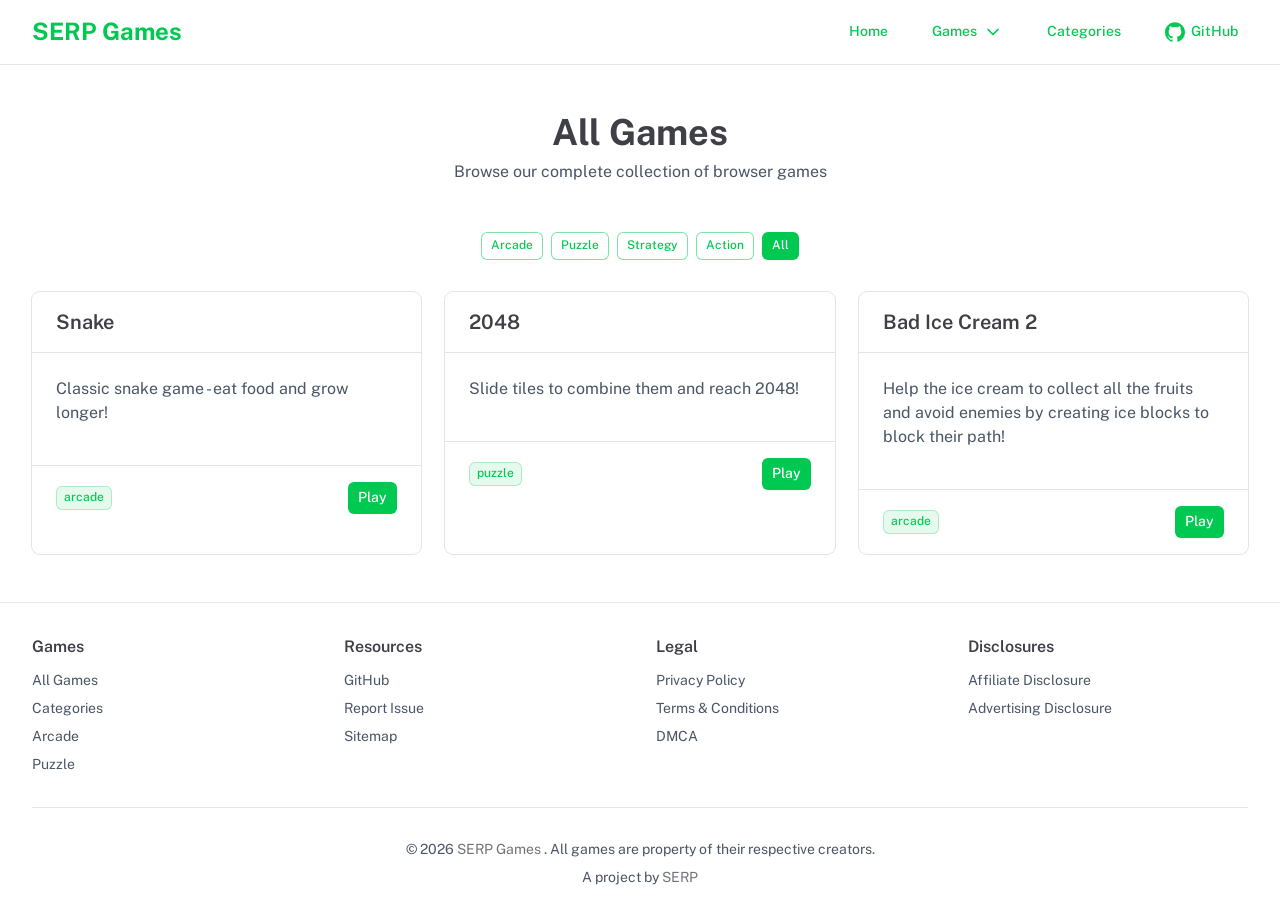
<file: games/index.html>
<!DOCTYPE html><html  lang="en"><head><meta charset="utf-8"><meta name="viewport" content="width=device-width, initial-scale=1"><style id="nuxt-ui-colors">@layer base {
  :root {
  --ui-color-primary-50: var(--color-green-50, oklch(98.2% 0.018 155.826));
  --ui-color-primary-100: var(--color-green-100, oklch(96.2% 0.044 156.743));
  --ui-color-primary-200: var(--color-green-200, oklch(92.5% 0.084 155.995));
  --ui-color-primary-300: var(--color-green-300, oklch(87.1% 0.15 154.449));
  --ui-color-primary-400: var(--color-green-400, oklch(79.2% 0.209 151.711));
  --ui-color-primary-500: var(--color-green-500, oklch(72.3% 0.219 149.579));
  --ui-color-primary-600: var(--color-green-600, oklch(62.7% 0.194 149.214));
  --ui-color-primary-700: var(--color-green-700, oklch(52.7% 0.154 150.069));
  --ui-color-primary-800: var(--color-green-800, oklch(44.8% 0.119 151.328));
  --ui-color-primary-900: var(--color-green-900, oklch(39.3% 0.095 152.535));
  --ui-color-primary-950: var(--color-green-950, oklch(26.6% 0.065 152.934));
  --ui-color-secondary-50: var(--color-blue-50, oklch(97% 0.014 254.604));
  --ui-color-secondary-100: var(--color-blue-100, oklch(93.2% 0.032 255.585));
  --ui-color-secondary-200: var(--color-blue-200, oklch(88.2% 0.059 254.128));
  --ui-color-secondary-300: var(--color-blue-300, oklch(80.9% 0.105 251.813));
  --ui-color-secondary-400: var(--color-blue-400, oklch(70.7% 0.165 254.624));
  --ui-color-secondary-500: var(--color-blue-500, oklch(62.3% 0.214 259.815));
  --ui-color-secondary-600: var(--color-blue-600, oklch(54.6% 0.245 262.881));
  --ui-color-secondary-700: var(--color-blue-700, oklch(48.8% 0.243 264.376));
  --ui-color-secondary-800: var(--color-blue-800, oklch(42.4% 0.199 265.638));
  --ui-color-secondary-900: var(--color-blue-900, oklch(37.9% 0.146 265.522));
  --ui-color-secondary-950: var(--color-blue-950, oklch(28.2% 0.091 267.935));
  --ui-color-success-50: var(--color-green-50, oklch(98.2% 0.018 155.826));
  --ui-color-success-100: var(--color-green-100, oklch(96.2% 0.044 156.743));
  --ui-color-success-200: var(--color-green-200, oklch(92.5% 0.084 155.995));
  --ui-color-success-300: var(--color-green-300, oklch(87.1% 0.15 154.449));
  --ui-color-success-400: var(--color-green-400, oklch(79.2% 0.209 151.711));
  --ui-color-success-500: var(--color-green-500, oklch(72.3% 0.219 149.579));
  --ui-color-success-600: var(--color-green-600, oklch(62.7% 0.194 149.214));
  --ui-color-success-700: var(--color-green-700, oklch(52.7% 0.154 150.069));
  --ui-color-success-800: var(--color-green-800, oklch(44.8% 0.119 151.328));
  --ui-color-success-900: var(--color-green-900, oklch(39.3% 0.095 152.535));
  --ui-color-success-950: var(--color-green-950, oklch(26.6% 0.065 152.934));
  --ui-color-info-50: var(--color-blue-50, oklch(97% 0.014 254.604));
  --ui-color-info-100: var(--color-blue-100, oklch(93.2% 0.032 255.585));
  --ui-color-info-200: var(--color-blue-200, oklch(88.2% 0.059 254.128));
  --ui-color-info-300: var(--color-blue-300, oklch(80.9% 0.105 251.813));
  --ui-color-info-400: var(--color-blue-400, oklch(70.7% 0.165 254.624));
  --ui-color-info-500: var(--color-blue-500, oklch(62.3% 0.214 259.815));
  --ui-color-info-600: var(--color-blue-600, oklch(54.6% 0.245 262.881));
  --ui-color-info-700: var(--color-blue-700, oklch(48.8% 0.243 264.376));
  --ui-color-info-800: var(--color-blue-800, oklch(42.4% 0.199 265.638));
  --ui-color-info-900: var(--color-blue-900, oklch(37.9% 0.146 265.522));
  --ui-color-info-950: var(--color-blue-950, oklch(28.2% 0.091 267.935));
  --ui-color-warning-50: var(--color-yellow-50, oklch(98.7% 0.026 102.212));
  --ui-color-warning-100: var(--color-yellow-100, oklch(97.3% 0.071 103.193));
  --ui-color-warning-200: var(--color-yellow-200, oklch(94.5% 0.129 101.54));
  --ui-color-warning-300: var(--color-yellow-300, oklch(90.5% 0.182 98.111));
  --ui-color-warning-400: var(--color-yellow-400, oklch(85.2% 0.199 91.936));
  --ui-color-warning-500: var(--color-yellow-500, oklch(79.5% 0.184 86.047));
  --ui-color-warning-600: var(--color-yellow-600, oklch(68.1% 0.162 75.834));
  --ui-color-warning-700: var(--color-yellow-700, oklch(55.4% 0.135 66.442));
  --ui-color-warning-800: var(--color-yellow-800, oklch(47.6% 0.114 61.907));
  --ui-color-warning-900: var(--color-yellow-900, oklch(42.1% 0.095 57.708));
  --ui-color-warning-950: var(--color-yellow-950, oklch(28.6% 0.066 53.813));
  --ui-color-error-50: var(--color-red-50, oklch(97.1% 0.013 17.38));
  --ui-color-error-100: var(--color-red-100, oklch(93.6% 0.032 17.717));
  --ui-color-error-200: var(--color-red-200, oklch(88.5% 0.062 18.334));
  --ui-color-error-300: var(--color-red-300, oklch(80.8% 0.114 19.571));
  --ui-color-error-400: var(--color-red-400, oklch(70.4% 0.191 22.216));
  --ui-color-error-500: var(--color-red-500, oklch(63.7% 0.237 25.331));
  --ui-color-error-600: var(--color-red-600, oklch(57.7% 0.245 27.325));
  --ui-color-error-700: var(--color-red-700, oklch(50.5% 0.213 27.518));
  --ui-color-error-800: var(--color-red-800, oklch(44.4% 0.177 26.899));
  --ui-color-error-900: var(--color-red-900, oklch(39.6% 0.141 25.723));
  --ui-color-error-950: var(--color-red-950, oklch(25.8% 0.092 26.042));
  --ui-color-neutral-50: var(--color-zinc-50, oklch(98.5% 0 0));
  --ui-color-neutral-100: var(--color-zinc-100, oklch(96.7% 0.001 286.375));
  --ui-color-neutral-200: var(--color-zinc-200, oklch(92% 0.004 286.32));
  --ui-color-neutral-300: var(--color-zinc-300, oklch(87.1% 0.006 286.286));
  --ui-color-neutral-400: var(--color-zinc-400, oklch(70.5% 0.015 286.067));
  --ui-color-neutral-500: var(--color-zinc-500, oklch(55.2% 0.016 285.938));
  --ui-color-neutral-600: var(--color-zinc-600, oklch(44.2% 0.017 285.786));
  --ui-color-neutral-700: var(--color-zinc-700, oklch(37% 0.013 285.805));
  --ui-color-neutral-800: var(--color-zinc-800, oklch(27.4% 0.006 286.033));
  --ui-color-neutral-900: var(--color-zinc-900, oklch(21% 0.006 285.885));
  --ui-color-neutral-950: var(--color-zinc-950, oklch(14.1% 0.005 285.823));
  }
  :root, .light {
  --ui-primary: var(--ui-color-primary-500);
  --ui-secondary: var(--ui-color-secondary-500);
  --ui-success: var(--ui-color-success-500);
  --ui-info: var(--ui-color-info-500);
  --ui-warning: var(--ui-color-warning-500);
  --ui-error: var(--ui-color-error-500);
  }
  .dark {
  --ui-primary: var(--ui-color-primary-400);
  --ui-secondary: var(--ui-color-secondary-400);
  --ui-success: var(--ui-color-success-400);
  --ui-info: var(--ui-color-info-400);
  --ui-warning: var(--ui-color-warning-400);
  --ui-error: var(--ui-color-error-400);
  }
}</style><link rel="stylesheet" href="/_nuxt/entry.DVKEUNPn.css" crossorigin><style>@layer components {:where(.i-lucide\:chevron-down){display:inline-block;width:1em;height:1em;background-color:currentColor;-webkit-mask-image:var(--svg);mask-image:var(--svg);-webkit-mask-repeat:no-repeat;mask-repeat:no-repeat;-webkit-mask-size:100% 100%;mask-size:100% 100%;--svg:url("data:image/svg+xml,%3Csvg xmlns='http://www.w3.org/2000/svg' viewBox='0 0 24 24' width='24' height='24'%3E%3Cpath fill='none' stroke='black' stroke-linecap='round' stroke-linejoin='round' stroke-width='2' d='m6 9l6 6l6-6'/%3E%3C/svg%3E")}:where(.i-lucide\:menu){display:inline-block;width:1em;height:1em;background-color:currentColor;-webkit-mask-image:var(--svg);mask-image:var(--svg);-webkit-mask-repeat:no-repeat;mask-repeat:no-repeat;-webkit-mask-size:100% 100%;mask-size:100% 100%;--svg:url("data:image/svg+xml,%3Csvg xmlns='http://www.w3.org/2000/svg' viewBox='0 0 24 24' width='24' height='24'%3E%3Cpath fill='none' stroke='black' stroke-linecap='round' stroke-linejoin='round' stroke-width='2' d='M4 5h16M4 12h16M4 19h16'/%3E%3C/svg%3E")}:where(.i-simple-icons\:github){display:inline-block;width:1em;height:1em;background-color:currentColor;-webkit-mask-image:var(--svg);mask-image:var(--svg);-webkit-mask-repeat:no-repeat;mask-repeat:no-repeat;-webkit-mask-size:100% 100%;mask-size:100% 100%;--svg:url("data:image/svg+xml,%3Csvg xmlns='http://www.w3.org/2000/svg' viewBox='0 0 24 24' width='24' height='24'%3E%3Cpath fill='black' d='M12 .297c-6.63 0-12 5.373-12 12c0 5.303 3.438 9.8 8.205 11.385c.6.113.82-.258.82-.577c0-.285-.01-1.04-.015-2.04c-3.338.724-4.042-1.61-4.042-1.61C4.422 18.07 3.633 17.7 3.633 17.7c-1.087-.744.084-.729.084-.729c1.205.084 1.838 1.236 1.838 1.236c1.07 1.835 2.809 1.305 3.495.998c.108-.776.417-1.305.76-1.605c-2.665-.3-5.466-1.332-5.466-5.93c0-1.31.465-2.38 1.235-3.22c-.135-.303-.54-1.523.105-3.176c0 0 1.005-.322 3.3 1.23c.96-.267 1.98-.399 3-.405c1.02.006 2.04.138 3 .405c2.28-1.552 3.285-1.23 3.285-1.23c.645 1.653.24 2.873.12 3.176c.765.84 1.23 1.91 1.23 3.22c0 4.61-2.805 5.625-5.475 5.92c.42.36.81 1.096.81 2.22c0 1.606-.015 2.896-.015 3.286c0 .315.21.69.825.57C20.565 22.092 24 17.592 24 12.297c0-6.627-5.373-12-12-12'/%3E%3C/svg%3E")}}</style><link href="https://www.googletagmanager.com/gtm.js?id=GTM-5H8JPHTK" rel="preload" crossorigin="anonymous" referrerpolicy="no-referrer" fetchpriority="low" as="script"><link rel="preload" as="fetch" crossorigin="anonymous" href="/games/_payload.json?85c7c6aa-9973-434a-ba2e-2df640bedb1e"><link rel="modulepreload" as="script" crossorigin href="/_nuxt/B-ceguj3.js"><link rel="modulepreload" as="script" crossorigin href="/_nuxt/BTyd7HHp.js"><link rel="modulepreload" as="script" crossorigin href="/_nuxt/6oEeiC7I.js"><link rel="modulepreload" as="script" crossorigin href="/_nuxt/D01yIaXy.js"><link rel="modulepreload" as="script" crossorigin href="/_nuxt/0YypRAP6.js"><link rel="modulepreload" as="script" crossorigin href="/_nuxt/D-eMw3FO.js"><link rel="modulepreload" as="script" crossorigin href="/_nuxt/CWhyA1x8.js"><link rel="modulepreload" as="script" crossorigin href="/_nuxt/BvbqYQHP.js"><link rel="modulepreload" as="script" crossorigin href="/_nuxt/DEdBfNQq.js"><link rel="preload" as="fetch" fetchpriority="low" crossorigin="anonymous" href="/_nuxt/builds/meta/85c7c6aa-9973-434a-ba2e-2df640bedb1e.json"><link rel="prefetch" as="script" crossorigin href="/_nuxt/Pt5GPruw.js"><link rel="prefetch" as="script" crossorigin href="/_nuxt/CxIioPEP.js"><meta name="theme-color" content="#18181b" media="(prefers-color-scheme: dark)"><meta name="theme-color" content="white" media="(prefers-color-scheme: light)"><meta property="og:type" content="website"><meta name="robots" content="index, follow, max-image-preview:large, max-snippet:-1, max-video-preview:-1"><script type="module" src="/_nuxt/B-ceguj3.js" crossorigin></script><title>Games | Serp Games</title><meta name="twitter:card" content="summary_large_image"><meta property="og:title" data-infer="" content="Games | Serp Games"><link rel="canonical" href="https://serpgames.github.io/games"><meta property="og:url" content="https://serpgames.github.io/games"><meta property="og:site_name" content="Serp Games"><script>"use strict";(()=>{const t=window,e=document.documentElement,c=["dark","light"],n=getStorageValue("localStorage","nuxt-color-mode")||"system";let i=n==="system"?u():n;const r=e.getAttribute("data-color-mode-forced");r&&(i=r),l(i),t["__NUXT_COLOR_MODE__"]={preference:n,value:i,getColorScheme:u,addColorScheme:l,removeColorScheme:d};function l(o){const s=""+o+"",a="";e.classList?e.classList.add(s):e.className+=" "+s,a&&e.setAttribute("data-"+a,o)}function d(o){const s=""+o+"",a="";e.classList?e.classList.remove(s):e.className=e.className.replace(new RegExp(s,"g"),""),a&&e.removeAttribute("data-"+a)}function f(o){return t.matchMedia("(prefers-color-scheme"+o+")")}function u(){if(t.matchMedia&&f("").media!=="not all"){for(const o of c)if(f(":"+o).matches)return o}return"light"}})();function getStorageValue(t,e){switch(t){case"localStorage":return window.localStorage.getItem(e);case"sessionStorage":return window.sessionStorage.getItem(e);case"cookie":return getCookie(e);default:return null}}function getCookie(t){const c=("; "+window.document.cookie).split("; "+t+"=");if(c.length===2)return c.pop()?.split(";").shift()}</script></head><body><div id="__nuxt" class="isolate"><!--[--><!--[--><!--[--><!--[--><!--[--><div class="flex flex-col min-h-screen"><header class="border-b border-gray-200 dark:border-gray-800 -mb-px"><div class="w-full max-w-(--ui-container) mx-auto px-4 sm:px-6 lg:px-8"><!--[--><div class="flex items-center justify-between h-16"><a href="/" class="flex items-center space-x-2"><span class="text-2xl font-bold text-primary">SERP Games</span></a><nav class="hidden md:block"><ul class="flex items-center space-x-6"><li><!--[--><!--[--><a href="https://serpgames.github.io" rel="noopener noreferrer" class="rounded-md font-medium inline-flex items-center disabled:cursor-not-allowed aria-disabled:cursor-not-allowed disabled:opacity-75 aria-disabled:opacity-75 transition-colors px-2.5 py-1.5 text-sm gap-1.5 text-primary hover:bg-primary/10 active:bg-primary/10 focus:outline-none focus-visible:bg-primary/10 disabled:bg-transparent aria-disabled:bg-transparent dark:disabled:bg-transparent dark:aria-disabled:bg-transparent"><!--[--><!--[--><!----><!--]--><!--[--><span class="truncate">Home</span><!--]--><!--[--><!----><!--]--><!--]--></a><!--]--><!--]--></li><li><!--[--><!--[--><!--[--><!--[--><!--[--><button type="button" id="reka-dropdown-menu-trigger-v-0-0" aria-haspopup="menu" aria-expanded="false" data-state="closed" class="rounded-md font-medium inline-flex items-center disabled:cursor-not-allowed aria-disabled:cursor-not-allowed disabled:opacity-75 aria-disabled:opacity-75 transition-colors px-2.5 py-1.5 text-sm gap-1.5 text-primary hover:bg-primary/10 active:bg-primary/10 focus:outline-none focus-visible:bg-primary/10 disabled:bg-transparent aria-disabled:bg-transparent dark:disabled:bg-transparent dark:aria-disabled:bg-transparent"><!--[--><!--[--><!----><!--]--><!--[--><span class="truncate">Games</span><!--]--><!--[--><span class="iconify i-lucide:chevron-down shrink-0 size-5" aria-hidden="true" style=""></span><!--]--><!--]--></button><!--]--><!--]--><!--[--><!----><!----><!--]--><!--]--><!--]--><!--]--></li><li><!--[--><!--[--><a href="https://serpgames.github.io/categories" rel="noopener noreferrer" class="rounded-md font-medium inline-flex items-center disabled:cursor-not-allowed aria-disabled:cursor-not-allowed disabled:opacity-75 aria-disabled:opacity-75 transition-colors px-2.5 py-1.5 text-sm gap-1.5 text-primary hover:bg-primary/10 active:bg-primary/10 focus:outline-none focus-visible:bg-primary/10 disabled:bg-transparent aria-disabled:bg-transparent dark:disabled:bg-transparent dark:aria-disabled:bg-transparent"><!--[--><!--[--><!----><!--]--><!--[--><span class="truncate">Categories</span><!--]--><!--[--><!----><!--]--><!--]--></a><!--]--><!--]--></li><li><!--[--><!--[--><a href="https://github.com/serpgames" rel="noopener noreferrer" target="_blank" class="rounded-md font-medium inline-flex items-center disabled:cursor-not-allowed aria-disabled:cursor-not-allowed disabled:opacity-75 aria-disabled:opacity-75 transition-colors px-2.5 py-1.5 text-sm gap-1.5 text-primary hover:bg-primary/10 active:bg-primary/10 focus:outline-none focus-visible:bg-primary/10 disabled:bg-transparent aria-disabled:bg-transparent dark:disabled:bg-transparent dark:aria-disabled:bg-transparent"><!--[--><!--[--><span class="iconify i-simple-icons:github shrink-0 size-5" aria-hidden="true" style=""></span><!--]--><!--[--><span class="truncate">GitHub</span><!--]--><!--[--><!----><!--]--><!--]--></a><!--]--><!--]--></li></ul></nav><!--[--><!--[--><button type="button" class="rounded-md font-medium inline-flex items-center disabled:cursor-not-allowed aria-disabled:cursor-not-allowed disabled:opacity-75 aria-disabled:opacity-75 transition-colors text-sm gap-1.5 text-primary hover:bg-primary/10 active:bg-primary/10 focus:outline-none focus-visible:bg-primary/10 disabled:bg-transparent aria-disabled:bg-transparent dark:disabled:bg-transparent dark:aria-disabled:bg-transparent p-1.5 md:hidden"><!--[--><!--[--><span class="iconify i-lucide:menu shrink-0 size-5" aria-hidden="true" style=""></span><!--]--><!--[--><!----><!--]--><!--[--><!----><!--]--><!--]--></button><!--]--><!--]--></div><!----><!--]--></div></header><main class="flex-1"><!--[--><div class="w-full max-w-(--ui-container) mx-auto px-4 sm:px-6 lg:px-8"><!--[--><div class="py-12"><div class="text-center mb-12"><h1 class="text-4xl font-bold mb-2">All Games</h1><p class="text-gray-600 dark:text-gray-400">Browse our complete collection of browser games</p></div><div class="mb-8"><div class="flex flex-wrap gap-2 justify-center"><!--[--><!--[--><!--[--><button type="button" class="rounded-md font-medium inline-flex items-center disabled:cursor-not-allowed aria-disabled:cursor-not-allowed disabled:opacity-75 aria-disabled:opacity-75 transition-colors px-2.5 py-1.5 text-xs gap-1.5 ring ring-inset ring-primary/50 text-primary hover:bg-primary/10 active:bg-primary/10 disabled:bg-transparent aria-disabled:bg-transparent dark:disabled:bg-transparent dark:aria-disabled:bg-transparent focus:outline-none focus-visible:ring-2 focus-visible:ring-primary"><!--[--><!--[--><!----><!--]--><!--[--><span class="truncate">Arcade</span><!--]--><!--[--><!----><!--]--><!--]--></button><!--]--><!--]--><!--[--><!--[--><button type="button" class="rounded-md font-medium inline-flex items-center disabled:cursor-not-allowed aria-disabled:cursor-not-allowed disabled:opacity-75 aria-disabled:opacity-75 transition-colors px-2.5 py-1.5 text-xs gap-1.5 ring ring-inset ring-primary/50 text-primary hover:bg-primary/10 active:bg-primary/10 disabled:bg-transparent aria-disabled:bg-transparent dark:disabled:bg-transparent dark:aria-disabled:bg-transparent focus:outline-none focus-visible:ring-2 focus-visible:ring-primary"><!--[--><!--[--><!----><!--]--><!--[--><span class="truncate">Puzzle</span><!--]--><!--[--><!----><!--]--><!--]--></button><!--]--><!--]--><!--[--><!--[--><button type="button" class="rounded-md font-medium inline-flex items-center disabled:cursor-not-allowed aria-disabled:cursor-not-allowed disabled:opacity-75 aria-disabled:opacity-75 transition-colors px-2.5 py-1.5 text-xs gap-1.5 ring ring-inset ring-primary/50 text-primary hover:bg-primary/10 active:bg-primary/10 disabled:bg-transparent aria-disabled:bg-transparent dark:disabled:bg-transparent dark:aria-disabled:bg-transparent focus:outline-none focus-visible:ring-2 focus-visible:ring-primary"><!--[--><!--[--><!----><!--]--><!--[--><span class="truncate">Strategy</span><!--]--><!--[--><!----><!--]--><!--]--></button><!--]--><!--]--><!--[--><!--[--><button type="button" class="rounded-md font-medium inline-flex items-center disabled:cursor-not-allowed aria-disabled:cursor-not-allowed disabled:opacity-75 aria-disabled:opacity-75 transition-colors px-2.5 py-1.5 text-xs gap-1.5 ring ring-inset ring-primary/50 text-primary hover:bg-primary/10 active:bg-primary/10 disabled:bg-transparent aria-disabled:bg-transparent dark:disabled:bg-transparent dark:aria-disabled:bg-transparent focus:outline-none focus-visible:ring-2 focus-visible:ring-primary"><!--[--><!--[--><!----><!--]--><!--[--><span class="truncate">Action</span><!--]--><!--[--><!----><!--]--><!--]--></button><!--]--><!--]--><!--]--><!--[--><!--[--><button type="button" class="rounded-md font-medium inline-flex items-center disabled:cursor-not-allowed aria-disabled:cursor-not-allowed disabled:opacity-75 aria-disabled:opacity-75 transition-colors px-2.5 py-1.5 text-xs gap-1.5 text-inverted bg-primary hover:bg-primary/75 active:bg-primary/75 disabled:bg-primary aria-disabled:bg-primary focus-visible:outline-2 focus-visible:outline-offset-2 focus-visible:outline-primary"><!--[--><!--[--><!----><!--]--><!--[--><span class="truncate">All</span><!--]--><!--[--><!----><!--]--><!--]--></button><!--]--><!--]--></div></div><div class="grid grid-cols-1 md:grid-cols-2 lg:grid-cols-3 gap-6"><!--[--><div class="rounded-lg overflow-hidden bg-default ring ring-default divide-y divide-default h-full hover:shadow-lg transition-shadow"><div class="p-4 sm:px-6"><!--[--><h3 class="text-xl font-semibold">Snake</h3><!--]--></div><div class="p-4 sm:p-6"><!--[--><p class="text-gray-600 dark:text-gray-400 mb-4">Classic snake game - eat food and grow longer!</p><!----><!--]--></div><div class="p-4 sm:px-6"><!--[--><div class="flex items-center justify-between"><span class="font-medium inline-flex items-center text-xs px-2 py-1 gap-1 rounded-md bg-primary/10 text-primary ring ring-inset ring-primary/25"><!--[--><!----><!--]--><!--[--><span class="truncate">arcade</span><!--]--><!--[--><!----><!--]--></span><!--[--><!--[--><a href="https://serpgames.github.io/snake-game/" rel="noopener noreferrer" target="_blank" class="rounded-md font-medium inline-flex items-center disabled:cursor-not-allowed aria-disabled:cursor-not-allowed disabled:opacity-75 aria-disabled:opacity-75 transition-colors px-2.5 py-1.5 text-sm gap-1.5 text-inverted bg-primary hover:bg-primary/75 active:bg-primary/75 disabled:bg-primary aria-disabled:bg-primary focus-visible:outline-2 focus-visible:outline-offset-2 focus-visible:outline-primary"><!--[--><!--[--><!----><!--]--><!--[--><span class="truncate">Play</span><!--]--><!--[--><!----><!--]--><!--]--></a><!--]--><!--]--></div><!--]--></div></div><div class="rounded-lg overflow-hidden bg-default ring ring-default divide-y divide-default h-full hover:shadow-lg transition-shadow"><div class="p-4 sm:px-6"><!--[--><h3 class="text-xl font-semibold">2048</h3><!--]--></div><div class="p-4 sm:p-6"><!--[--><p class="text-gray-600 dark:text-gray-400 mb-4">Slide tiles to combine them and reach 2048!</p><!----><!--]--></div><div class="p-4 sm:px-6"><!--[--><div class="flex items-center justify-between"><span class="font-medium inline-flex items-center text-xs px-2 py-1 gap-1 rounded-md bg-primary/10 text-primary ring ring-inset ring-primary/25"><!--[--><!----><!--]--><!--[--><span class="truncate">puzzle</span><!--]--><!--[--><!----><!--]--></span><!--[--><!--[--><a href="https://serpgames.github.io/2048-game/" rel="noopener noreferrer" target="_blank" class="rounded-md font-medium inline-flex items-center disabled:cursor-not-allowed aria-disabled:cursor-not-allowed disabled:opacity-75 aria-disabled:opacity-75 transition-colors px-2.5 py-1.5 text-sm gap-1.5 text-inverted bg-primary hover:bg-primary/75 active:bg-primary/75 disabled:bg-primary aria-disabled:bg-primary focus-visible:outline-2 focus-visible:outline-offset-2 focus-visible:outline-primary"><!--[--><!--[--><!----><!--]--><!--[--><span class="truncate">Play</span><!--]--><!--[--><!----><!--]--><!--]--></a><!--]--><!--]--></div><!--]--></div></div><div class="rounded-lg overflow-hidden bg-default ring ring-default divide-y divide-default h-full hover:shadow-lg transition-shadow"><div class="p-4 sm:px-6"><!--[--><h3 class="text-xl font-semibold">Bad Ice Cream 2</h3><!--]--></div><div class="p-4 sm:p-6"><!--[--><p class="text-gray-600 dark:text-gray-400 mb-4">Help the ice cream to collect all the fruits and avoid enemies by creating ice blocks to block their path!</p><!----><!--]--></div><div class="p-4 sm:px-6"><!--[--><div class="flex items-center justify-between"><span class="font-medium inline-flex items-center text-xs px-2 py-1 gap-1 rounded-md bg-primary/10 text-primary ring ring-inset ring-primary/25"><!--[--><!----><!--]--><!--[--><span class="truncate">arcade</span><!--]--><!--[--><!----><!--]--></span><!--[--><!--[--><a href="https://serpgames.github.io/bad-ice-cream-2-game/" rel="noopener noreferrer" target="_blank" class="rounded-md font-medium inline-flex items-center disabled:cursor-not-allowed aria-disabled:cursor-not-allowed disabled:opacity-75 aria-disabled:opacity-75 transition-colors px-2.5 py-1.5 text-sm gap-1.5 text-inverted bg-primary hover:bg-primary/75 active:bg-primary/75 disabled:bg-primary aria-disabled:bg-primary focus-visible:outline-2 focus-visible:outline-offset-2 focus-visible:outline-primary"><!--[--><!--[--><!----><!--]--><!--[--><span class="truncate">Play</span><!--]--><!--[--><!----><!--]--><!--]--></a><!--]--><!--]--></div><!--]--></div></div><!--]--></div></div><!--]--></div><!--]--></main><footer class="border-t border-gray-200 dark:border-gray-800 mt-auto"><div class="w-full max-w-(--ui-container) mx-auto px-4 sm:px-6 lg:px-8"><!--[--><div class="py-8"><div class="grid grid-cols-2 md:grid-cols-4 gap-8 mb-8"><div><h3 class="font-semibold mb-3"> Games </h3><ul class="space-y-2 text-sm"><li><!--[--><a href="https://serpgames.github.io/games" rel="noopener noreferrer" class="focus-visible:outline-primary transition-colors text-gray-600 dark:text-gray-400 hover:text-primary"><!--[--><!--[--> All Games <!--]--><!--]--></a><!--]--></li><li><!--[--><a href="https://serpgames.github.io/categories" rel="noopener noreferrer" class="focus-visible:outline-primary transition-colors text-gray-600 dark:text-gray-400 hover:text-primary"><!--[--><!--[--> Categories <!--]--><!--]--></a><!--]--></li><li><!--[--><a href="https://serpgames.github.io/categories/arcade" rel="noopener noreferrer" class="focus-visible:outline-primary transition-colors text-gray-600 dark:text-gray-400 hover:text-primary"><!--[--><!--[--> Arcade <!--]--><!--]--></a><!--]--></li><li><!--[--><a href="https://serpgames.github.io/categories/puzzle" rel="noopener noreferrer" class="focus-visible:outline-primary transition-colors text-gray-600 dark:text-gray-400 hover:text-primary"><!--[--><!--[--> Puzzle <!--]--><!--]--></a><!--]--></li></ul></div><div><h3 class="font-semibold mb-3"> Resources </h3><ul class="space-y-2 text-sm"><li><!--[--><a href="https://github.com/serpgames" rel="noopener noreferrer" target="_blank" class="focus-visible:outline-primary transition-colors text-gray-600 dark:text-gray-400 hover:text-primary"><!--[--><!--[--> GitHub <!--]--><!--]--></a><!--]--></li><li><!--[--><a href="https://github.com/serpgames/serpgames.github.io/issues" rel="noopener noreferrer" target="_blank" class="focus-visible:outline-primary transition-colors text-gray-600 dark:text-gray-400 hover:text-primary"><!--[--><!--[--> Report Issue <!--]--><!--]--></a><!--]--></li><li><!--[--><a href="https://serpgames.github.io/sitemap" rel="noopener noreferrer" class="focus-visible:outline-primary transition-colors text-gray-600 dark:text-gray-400 hover:text-primary"><!--[--><!--[--> Sitemap <!--]--><!--]--></a><!--]--></li></ul></div><div><h3 class="font-semibold mb-3"> Legal </h3><ul class="space-y-2 text-sm"><li><!--[--><a href="https://serpgames.github.io/legal/privacy-policy" rel="noopener noreferrer" class="focus-visible:outline-primary transition-colors text-gray-600 dark:text-gray-400 hover:text-primary"><!--[--><!--[--> Privacy Policy <!--]--><!--]--></a><!--]--></li><li><!--[--><a href="https://serpgames.github.io/legal/terms-conditions" rel="noopener noreferrer" class="focus-visible:outline-primary transition-colors text-gray-600 dark:text-gray-400 hover:text-primary"><!--[--><!--[--> Terms &amp; Conditions <!--]--><!--]--></a><!--]--></li><li><!--[--><a href="https://serpgames.github.io/legal/dmca" rel="noopener noreferrer" class="focus-visible:outline-primary transition-colors text-gray-600 dark:text-gray-400 hover:text-primary"><!--[--><!--[--> DMCA <!--]--><!--]--></a><!--]--></li></ul></div><div><h3 class="font-semibold mb-3"> Disclosures </h3><ul class="space-y-2 text-sm"><li><!--[--><a href="https://serpgames.github.io/legal/affiliate-disclosure" rel="noopener noreferrer" class="focus-visible:outline-primary transition-colors text-gray-600 dark:text-gray-400 hover:text-primary"><!--[--><!--[--> Affiliate Disclosure <!--]--><!--]--></a><!--]--></li><li><!--[--><a href="https://serpgames.github.io/legal/advertising-disclosure" rel="noopener noreferrer" class="focus-visible:outline-primary transition-colors text-gray-600 dark:text-gray-400 hover:text-primary"><!--[--><!--[--> Advertising Disclosure <!--]--><!--]--></a><!--]--></li></ul></div></div><div class="border-t border-gray-200 dark:border-gray-800 pt-8 text-center text-sm text-gray-600 dark:text-gray-400"><p> © 2025 <!--[--><a href="https://serp.games" rel="noopener noreferrer" target="_blank" class="focus-visible:outline-primary text-muted transition-colors hover:text-primary"><!--[--><!--[--> SERP Games <!--]--><!--]--></a><!--]--> . All games are property of their respective creators. </p><p class="mt-2"> A project by <!--[--><a href="https://serp.co" rel="noopener noreferrer" target="_blank" class="focus-visible:outline-primary text-muted transition-colors hover:text-primary"><!--[--><!--[--> SERP <!--]--><!--]--></a><!--]--></p></div></div><!--]--></div></footer></div><!--]--><!--]--><!--[--><!--]--><!----><!--]--><!--[--><!--]--><!--]--><!--]--></div><div id="teleports"></div><script type="application/ld+json" data-nuxt-schema-org="true" data-hid="schema-org-graph">{"@context":"https://schema.org","@graph":[{"@id":"https://serpgames.github.io/#website","@type":"WebSite","inLanguage":"en","name":"Serp Games","url":"https://serpgames.github.io/","publisher":{"@id":"https://serpgames.github.io/#identity"}},{"@id":"https://serpgames.github.io/games#webpage","@type":"WebPage","name":"Games","url":"https://serpgames.github.io/games","about":{"@id":"https://serpgames.github.io/#identity"},"isPartOf":{"@id":"https://serpgames.github.io/#website"},"potentialAction":[{"@type":"ReadAction","target":["https://serpgames.github.io/games"]}]},{"@id":"https://serpgames.github.io/#identity","@type":"Organization","name":"Serp Games","url":"https://serpgames.github.io"}]}</script><script type="application/json" data-nuxt-data="nuxt-app" data-ssr="true" id="__NUXT_DATA__" data-src="/games/_payload.json?85c7c6aa-9973-434a-ba2e-2df640bedb1e">[{"state":1,"once":16,"_errors":17,"serverRendered":5,"path":19,"prerenderedAt":20},["Reactive",2],{"$scolor-mode":3,"$snuxt-seo-utils:routeRules":7,"$stoasts":8,"$ssite-config":9},{"preference":4,"value":4,"unknown":5,"forced":6},"system",true,false,{"head":-1,"seoMeta":-1},[],{"_priority":10,"env":13,"name":14,"url":15},{"name":11,"env":12,"url":11},-3,-15,"production","Serp Games","https://serpgames.github.io",["Set"],["ShallowReactive",18],{},"/games",1756893263177]</script><script>window.__NUXT__={};window.__NUXT__.config={public:{appBase:"https://serpgames.github.io","nuxt-scripts":{version:"",defaultScriptOptions:{trigger:"onNuxtReady"}},"seo-utils":{canonicalQueryWhitelist:["page","sort","filter","search","q","category","tag"],canonicalLowercase:true}},app:{baseURL:"/",buildId:"85c7c6aa-9973-434a-ba2e-2df640bedb1e",buildAssetsDir:"/_nuxt/",cdnURL:""}}</script></body></html>
</file>
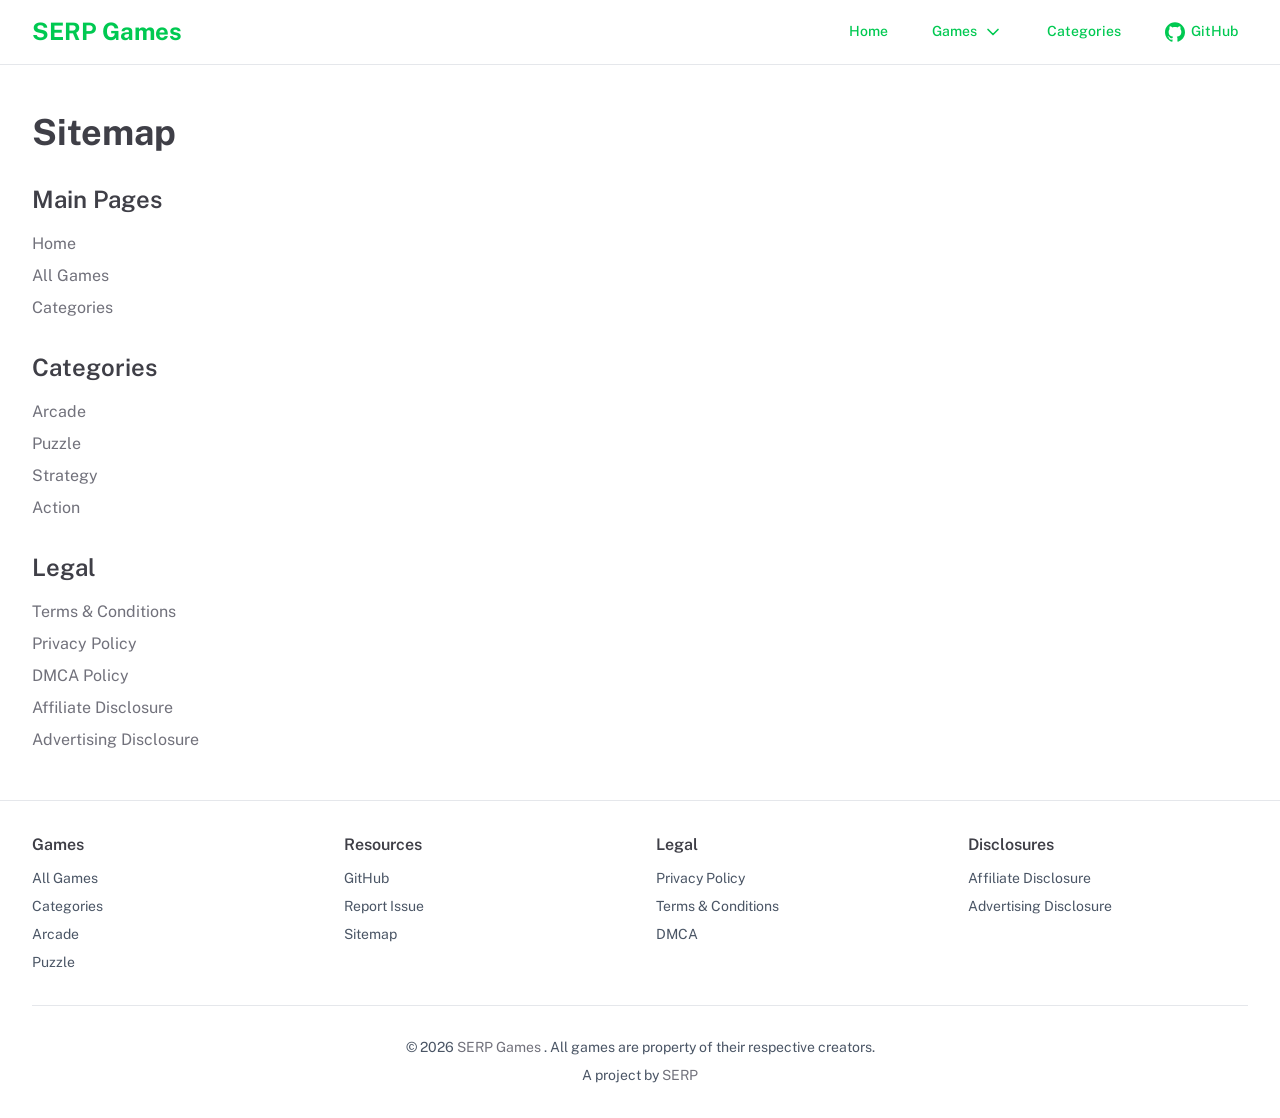
<file: sitemap/index.html>
<!DOCTYPE html><html  lang="en"><head><meta charset="utf-8"><meta name="viewport" content="width=device-width, initial-scale=1"><style id="nuxt-ui-colors">@layer base {
  :root {
  --ui-color-primary-50: var(--color-green-50, oklch(98.2% 0.018 155.826));
  --ui-color-primary-100: var(--color-green-100, oklch(96.2% 0.044 156.743));
  --ui-color-primary-200: var(--color-green-200, oklch(92.5% 0.084 155.995));
  --ui-color-primary-300: var(--color-green-300, oklch(87.1% 0.15 154.449));
  --ui-color-primary-400: var(--color-green-400, oklch(79.2% 0.209 151.711));
  --ui-color-primary-500: var(--color-green-500, oklch(72.3% 0.219 149.579));
  --ui-color-primary-600: var(--color-green-600, oklch(62.7% 0.194 149.214));
  --ui-color-primary-700: var(--color-green-700, oklch(52.7% 0.154 150.069));
  --ui-color-primary-800: var(--color-green-800, oklch(44.8% 0.119 151.328));
  --ui-color-primary-900: var(--color-green-900, oklch(39.3% 0.095 152.535));
  --ui-color-primary-950: var(--color-green-950, oklch(26.6% 0.065 152.934));
  --ui-color-secondary-50: var(--color-blue-50, oklch(97% 0.014 254.604));
  --ui-color-secondary-100: var(--color-blue-100, oklch(93.2% 0.032 255.585));
  --ui-color-secondary-200: var(--color-blue-200, oklch(88.2% 0.059 254.128));
  --ui-color-secondary-300: var(--color-blue-300, oklch(80.9% 0.105 251.813));
  --ui-color-secondary-400: var(--color-blue-400, oklch(70.7% 0.165 254.624));
  --ui-color-secondary-500: var(--color-blue-500, oklch(62.3% 0.214 259.815));
  --ui-color-secondary-600: var(--color-blue-600, oklch(54.6% 0.245 262.881));
  --ui-color-secondary-700: var(--color-blue-700, oklch(48.8% 0.243 264.376));
  --ui-color-secondary-800: var(--color-blue-800, oklch(42.4% 0.199 265.638));
  --ui-color-secondary-900: var(--color-blue-900, oklch(37.9% 0.146 265.522));
  --ui-color-secondary-950: var(--color-blue-950, oklch(28.2% 0.091 267.935));
  --ui-color-success-50: var(--color-green-50, oklch(98.2% 0.018 155.826));
  --ui-color-success-100: var(--color-green-100, oklch(96.2% 0.044 156.743));
  --ui-color-success-200: var(--color-green-200, oklch(92.5% 0.084 155.995));
  --ui-color-success-300: var(--color-green-300, oklch(87.1% 0.15 154.449));
  --ui-color-success-400: var(--color-green-400, oklch(79.2% 0.209 151.711));
  --ui-color-success-500: var(--color-green-500, oklch(72.3% 0.219 149.579));
  --ui-color-success-600: var(--color-green-600, oklch(62.7% 0.194 149.214));
  --ui-color-success-700: var(--color-green-700, oklch(52.7% 0.154 150.069));
  --ui-color-success-800: var(--color-green-800, oklch(44.8% 0.119 151.328));
  --ui-color-success-900: var(--color-green-900, oklch(39.3% 0.095 152.535));
  --ui-color-success-950: var(--color-green-950, oklch(26.6% 0.065 152.934));
  --ui-color-info-50: var(--color-blue-50, oklch(97% 0.014 254.604));
  --ui-color-info-100: var(--color-blue-100, oklch(93.2% 0.032 255.585));
  --ui-color-info-200: var(--color-blue-200, oklch(88.2% 0.059 254.128));
  --ui-color-info-300: var(--color-blue-300, oklch(80.9% 0.105 251.813));
  --ui-color-info-400: var(--color-blue-400, oklch(70.7% 0.165 254.624));
  --ui-color-info-500: var(--color-blue-500, oklch(62.3% 0.214 259.815));
  --ui-color-info-600: var(--color-blue-600, oklch(54.6% 0.245 262.881));
  --ui-color-info-700: var(--color-blue-700, oklch(48.8% 0.243 264.376));
  --ui-color-info-800: var(--color-blue-800, oklch(42.4% 0.199 265.638));
  --ui-color-info-900: var(--color-blue-900, oklch(37.9% 0.146 265.522));
  --ui-color-info-950: var(--color-blue-950, oklch(28.2% 0.091 267.935));
  --ui-color-warning-50: var(--color-yellow-50, oklch(98.7% 0.026 102.212));
  --ui-color-warning-100: var(--color-yellow-100, oklch(97.3% 0.071 103.193));
  --ui-color-warning-200: var(--color-yellow-200, oklch(94.5% 0.129 101.54));
  --ui-color-warning-300: var(--color-yellow-300, oklch(90.5% 0.182 98.111));
  --ui-color-warning-400: var(--color-yellow-400, oklch(85.2% 0.199 91.936));
  --ui-color-warning-500: var(--color-yellow-500, oklch(79.5% 0.184 86.047));
  --ui-color-warning-600: var(--color-yellow-600, oklch(68.1% 0.162 75.834));
  --ui-color-warning-700: var(--color-yellow-700, oklch(55.4% 0.135 66.442));
  --ui-color-warning-800: var(--color-yellow-800, oklch(47.6% 0.114 61.907));
  --ui-color-warning-900: var(--color-yellow-900, oklch(42.1% 0.095 57.708));
  --ui-color-warning-950: var(--color-yellow-950, oklch(28.6% 0.066 53.813));
  --ui-color-error-50: var(--color-red-50, oklch(97.1% 0.013 17.38));
  --ui-color-error-100: var(--color-red-100, oklch(93.6% 0.032 17.717));
  --ui-color-error-200: var(--color-red-200, oklch(88.5% 0.062 18.334));
  --ui-color-error-300: var(--color-red-300, oklch(80.8% 0.114 19.571));
  --ui-color-error-400: var(--color-red-400, oklch(70.4% 0.191 22.216));
  --ui-color-error-500: var(--color-red-500, oklch(63.7% 0.237 25.331));
  --ui-color-error-600: var(--color-red-600, oklch(57.7% 0.245 27.325));
  --ui-color-error-700: var(--color-red-700, oklch(50.5% 0.213 27.518));
  --ui-color-error-800: var(--color-red-800, oklch(44.4% 0.177 26.899));
  --ui-color-error-900: var(--color-red-900, oklch(39.6% 0.141 25.723));
  --ui-color-error-950: var(--color-red-950, oklch(25.8% 0.092 26.042));
  --ui-color-neutral-50: var(--color-zinc-50, oklch(98.5% 0 0));
  --ui-color-neutral-100: var(--color-zinc-100, oklch(96.7% 0.001 286.375));
  --ui-color-neutral-200: var(--color-zinc-200, oklch(92% 0.004 286.32));
  --ui-color-neutral-300: var(--color-zinc-300, oklch(87.1% 0.006 286.286));
  --ui-color-neutral-400: var(--color-zinc-400, oklch(70.5% 0.015 286.067));
  --ui-color-neutral-500: var(--color-zinc-500, oklch(55.2% 0.016 285.938));
  --ui-color-neutral-600: var(--color-zinc-600, oklch(44.2% 0.017 285.786));
  --ui-color-neutral-700: var(--color-zinc-700, oklch(37% 0.013 285.805));
  --ui-color-neutral-800: var(--color-zinc-800, oklch(27.4% 0.006 286.033));
  --ui-color-neutral-900: var(--color-zinc-900, oklch(21% 0.006 285.885));
  --ui-color-neutral-950: var(--color-zinc-950, oklch(14.1% 0.005 285.823));
  }
  :root, .light {
  --ui-primary: var(--ui-color-primary-500);
  --ui-secondary: var(--ui-color-secondary-500);
  --ui-success: var(--ui-color-success-500);
  --ui-info: var(--ui-color-info-500);
  --ui-warning: var(--ui-color-warning-500);
  --ui-error: var(--ui-color-error-500);
  }
  .dark {
  --ui-primary: var(--ui-color-primary-400);
  --ui-secondary: var(--ui-color-secondary-400);
  --ui-success: var(--ui-color-success-400);
  --ui-info: var(--ui-color-info-400);
  --ui-warning: var(--ui-color-warning-400);
  --ui-error: var(--ui-color-error-400);
  }
}</style><link rel="stylesheet" href="/_nuxt/entry.DVKEUNPn.css" crossorigin><style>@layer components {:where(.i-lucide\:chevron-down){display:inline-block;width:1em;height:1em;background-color:currentColor;-webkit-mask-image:var(--svg);mask-image:var(--svg);-webkit-mask-repeat:no-repeat;mask-repeat:no-repeat;-webkit-mask-size:100% 100%;mask-size:100% 100%;--svg:url("data:image/svg+xml,%3Csvg xmlns='http://www.w3.org/2000/svg' viewBox='0 0 24 24' width='24' height='24'%3E%3Cpath fill='none' stroke='black' stroke-linecap='round' stroke-linejoin='round' stroke-width='2' d='m6 9l6 6l6-6'/%3E%3C/svg%3E")}:where(.i-lucide\:menu){display:inline-block;width:1em;height:1em;background-color:currentColor;-webkit-mask-image:var(--svg);mask-image:var(--svg);-webkit-mask-repeat:no-repeat;mask-repeat:no-repeat;-webkit-mask-size:100% 100%;mask-size:100% 100%;--svg:url("data:image/svg+xml,%3Csvg xmlns='http://www.w3.org/2000/svg' viewBox='0 0 24 24' width='24' height='24'%3E%3Cpath fill='none' stroke='black' stroke-linecap='round' stroke-linejoin='round' stroke-width='2' d='M4 5h16M4 12h16M4 19h16'/%3E%3C/svg%3E")}:where(.i-simple-icons\:github){display:inline-block;width:1em;height:1em;background-color:currentColor;-webkit-mask-image:var(--svg);mask-image:var(--svg);-webkit-mask-repeat:no-repeat;mask-repeat:no-repeat;-webkit-mask-size:100% 100%;mask-size:100% 100%;--svg:url("data:image/svg+xml,%3Csvg xmlns='http://www.w3.org/2000/svg' viewBox='0 0 24 24' width='24' height='24'%3E%3Cpath fill='black' d='M12 .297c-6.63 0-12 5.373-12 12c0 5.303 3.438 9.8 8.205 11.385c.6.113.82-.258.82-.577c0-.285-.01-1.04-.015-2.04c-3.338.724-4.042-1.61-4.042-1.61C4.422 18.07 3.633 17.7 3.633 17.7c-1.087-.744.084-.729.084-.729c1.205.084 1.838 1.236 1.838 1.236c1.07 1.835 2.809 1.305 3.495.998c.108-.776.417-1.305.76-1.605c-2.665-.3-5.466-1.332-5.466-5.93c0-1.31.465-2.38 1.235-3.22c-.135-.303-.54-1.523.105-3.176c0 0 1.005-.322 3.3 1.23c.96-.267 1.98-.399 3-.405c1.02.006 2.04.138 3 .405c2.28-1.552 3.285-1.23 3.285-1.23c.645 1.653.24 2.873.12 3.176c.765.84 1.23 1.91 1.23 3.22c0 4.61-2.805 5.625-5.475 5.92c.42.36.81 1.096.81 2.22c0 1.606-.015 2.896-.015 3.286c0 .315.21.69.825.57C20.565 22.092 24 17.592 24 12.297c0-6.627-5.373-12-12-12'/%3E%3C/svg%3E")}}</style><link href="https://www.googletagmanager.com/gtm.js?id=GTM-5H8JPHTK" rel="preload" crossorigin="anonymous" referrerpolicy="no-referrer" fetchpriority="low" as="script"><link rel="preload" as="fetch" crossorigin="anonymous" href="/sitemap/_payload.json?85c7c6aa-9973-434a-ba2e-2df640bedb1e"><link rel="modulepreload" as="script" crossorigin href="/_nuxt/B-ceguj3.js"><link rel="modulepreload" as="script" crossorigin href="/_nuxt/BTyd7HHp.js"><link rel="modulepreload" as="script" crossorigin href="/_nuxt/6oEeiC7I.js"><link rel="modulepreload" as="script" crossorigin href="/_nuxt/C5lUuXI6.js"><link rel="modulepreload" as="script" crossorigin href="/_nuxt/DEdBfNQq.js"><link rel="preload" as="fetch" fetchpriority="low" crossorigin="anonymous" href="/_nuxt/builds/meta/85c7c6aa-9973-434a-ba2e-2df640bedb1e.json"><link rel="prefetch" as="script" crossorigin href="/_nuxt/Pt5GPruw.js"><link rel="prefetch" as="script" crossorigin href="/_nuxt/CxIioPEP.js"><meta name="theme-color" content="#18181b" media="(prefers-color-scheme: dark)"><meta name="theme-color" content="white" media="(prefers-color-scheme: light)"><meta property="og:type" content="website"><meta name="robots" content="index, follow, max-image-preview:large, max-snippet:-1, max-video-preview:-1"><script type="module" src="/_nuxt/B-ceguj3.js" crossorigin></script><title>Sitemap | Serp Games</title><meta name="twitter:card" content="summary_large_image"><meta property="og:title" data-infer="" content="Sitemap | Serp Games"><link rel="canonical" href="https://serpgames.github.io/sitemap"><meta property="og:url" content="https://serpgames.github.io/sitemap"><meta property="og:site_name" content="Serp Games"><script>"use strict";(()=>{const t=window,e=document.documentElement,c=["dark","light"],n=getStorageValue("localStorage","nuxt-color-mode")||"system";let i=n==="system"?u():n;const r=e.getAttribute("data-color-mode-forced");r&&(i=r),l(i),t["__NUXT_COLOR_MODE__"]={preference:n,value:i,getColorScheme:u,addColorScheme:l,removeColorScheme:d};function l(o){const s=""+o+"",a="";e.classList?e.classList.add(s):e.className+=" "+s,a&&e.setAttribute("data-"+a,o)}function d(o){const s=""+o+"",a="";e.classList?e.classList.remove(s):e.className=e.className.replace(new RegExp(s,"g"),""),a&&e.removeAttribute("data-"+a)}function f(o){return t.matchMedia("(prefers-color-scheme"+o+")")}function u(){if(t.matchMedia&&f("").media!=="not all"){for(const o of c)if(f(":"+o).matches)return o}return"light"}})();function getStorageValue(t,e){switch(t){case"localStorage":return window.localStorage.getItem(e);case"sessionStorage":return window.sessionStorage.getItem(e);case"cookie":return getCookie(e);default:return null}}function getCookie(t){const c=("; "+window.document.cookie).split("; "+t+"=");if(c.length===2)return c.pop()?.split(";").shift()}</script></head><body><div id="__nuxt" class="isolate"><!--[--><!--[--><!--[--><!--[--><!--[--><div class="flex flex-col min-h-screen"><header class="border-b border-gray-200 dark:border-gray-800 -mb-px"><div class="w-full max-w-(--ui-container) mx-auto px-4 sm:px-6 lg:px-8"><!--[--><div class="flex items-center justify-between h-16"><a href="/" class="flex items-center space-x-2"><span class="text-2xl font-bold text-primary">SERP Games</span></a><nav class="hidden md:block"><ul class="flex items-center space-x-6"><li><!--[--><!--[--><a href="https://serpgames.github.io" rel="noopener noreferrer" class="rounded-md font-medium inline-flex items-center disabled:cursor-not-allowed aria-disabled:cursor-not-allowed disabled:opacity-75 aria-disabled:opacity-75 transition-colors px-2.5 py-1.5 text-sm gap-1.5 text-primary hover:bg-primary/10 active:bg-primary/10 focus:outline-none focus-visible:bg-primary/10 disabled:bg-transparent aria-disabled:bg-transparent dark:disabled:bg-transparent dark:aria-disabled:bg-transparent"><!--[--><!--[--><!----><!--]--><!--[--><span class="truncate">Home</span><!--]--><!--[--><!----><!--]--><!--]--></a><!--]--><!--]--></li><li><!--[--><!--[--><!--[--><!--[--><!--[--><button type="button" id="reka-dropdown-menu-trigger-v-0-0" aria-haspopup="menu" aria-expanded="false" data-state="closed" class="rounded-md font-medium inline-flex items-center disabled:cursor-not-allowed aria-disabled:cursor-not-allowed disabled:opacity-75 aria-disabled:opacity-75 transition-colors px-2.5 py-1.5 text-sm gap-1.5 text-primary hover:bg-primary/10 active:bg-primary/10 focus:outline-none focus-visible:bg-primary/10 disabled:bg-transparent aria-disabled:bg-transparent dark:disabled:bg-transparent dark:aria-disabled:bg-transparent"><!--[--><!--[--><!----><!--]--><!--[--><span class="truncate">Games</span><!--]--><!--[--><span class="iconify i-lucide:chevron-down shrink-0 size-5" aria-hidden="true" style=""></span><!--]--><!--]--></button><!--]--><!--]--><!--[--><!----><!----><!--]--><!--]--><!--]--><!--]--></li><li><!--[--><!--[--><a href="https://serpgames.github.io/categories" rel="noopener noreferrer" class="rounded-md font-medium inline-flex items-center disabled:cursor-not-allowed aria-disabled:cursor-not-allowed disabled:opacity-75 aria-disabled:opacity-75 transition-colors px-2.5 py-1.5 text-sm gap-1.5 text-primary hover:bg-primary/10 active:bg-primary/10 focus:outline-none focus-visible:bg-primary/10 disabled:bg-transparent aria-disabled:bg-transparent dark:disabled:bg-transparent dark:aria-disabled:bg-transparent"><!--[--><!--[--><!----><!--]--><!--[--><span class="truncate">Categories</span><!--]--><!--[--><!----><!--]--><!--]--></a><!--]--><!--]--></li><li><!--[--><!--[--><a href="https://github.com/serpgames" rel="noopener noreferrer" target="_blank" class="rounded-md font-medium inline-flex items-center disabled:cursor-not-allowed aria-disabled:cursor-not-allowed disabled:opacity-75 aria-disabled:opacity-75 transition-colors px-2.5 py-1.5 text-sm gap-1.5 text-primary hover:bg-primary/10 active:bg-primary/10 focus:outline-none focus-visible:bg-primary/10 disabled:bg-transparent aria-disabled:bg-transparent dark:disabled:bg-transparent dark:aria-disabled:bg-transparent"><!--[--><!--[--><span class="iconify i-simple-icons:github shrink-0 size-5" aria-hidden="true" style=""></span><!--]--><!--[--><span class="truncate">GitHub</span><!--]--><!--[--><!----><!--]--><!--]--></a><!--]--><!--]--></li></ul></nav><!--[--><!--[--><button type="button" class="rounded-md font-medium inline-flex items-center disabled:cursor-not-allowed aria-disabled:cursor-not-allowed disabled:opacity-75 aria-disabled:opacity-75 transition-colors text-sm gap-1.5 text-primary hover:bg-primary/10 active:bg-primary/10 focus:outline-none focus-visible:bg-primary/10 disabled:bg-transparent aria-disabled:bg-transparent dark:disabled:bg-transparent dark:aria-disabled:bg-transparent p-1.5 md:hidden"><!--[--><!--[--><span class="iconify i-lucide:menu shrink-0 size-5" aria-hidden="true" style=""></span><!--]--><!--[--><!----><!--]--><!--[--><!----><!--]--><!--]--></button><!--]--><!--]--></div><!----><!--]--></div></header><main class="flex-1"><!--[--><div><div class="w-full max-w-(--ui-container) mx-auto px-4 sm:px-6 lg:px-8"><!--[--><div class="py-12"><h1 class="text-4xl font-bold mb-8"> Sitemap </h1><div class="space-y-8"><div><h2 class="text-2xl font-semibold mb-4"> Main Pages </h2><ul class="space-y-2"><li><a href="/" class="focus-visible:outline-primary text-muted hover:text-default transition-colors"><!--[--><!--[-->Home<!--]--><!--]--></a></li><li><a href="/games" class="focus-visible:outline-primary text-muted hover:text-default transition-colors"><!--[--><!--[-->All Games<!--]--><!--]--></a></li><li><a href="/categories" class="focus-visible:outline-primary text-muted hover:text-default transition-colors"><!--[--><!--[-->Categories<!--]--><!--]--></a></li></ul></div><div><h2 class="text-2xl font-semibold mb-4"> Categories </h2><ul class="space-y-2"><!--[--><li><a href="/categories/arcade" class="focus-visible:outline-primary text-muted hover:text-default transition-colors"><!--[--><!--[-->Arcade<!--]--><!--]--></a></li><li><a href="/categories/puzzle" class="focus-visible:outline-primary text-muted hover:text-default transition-colors"><!--[--><!--[-->Puzzle<!--]--><!--]--></a></li><li><a href="/categories/strategy" class="focus-visible:outline-primary text-muted hover:text-default transition-colors"><!--[--><!--[-->Strategy<!--]--><!--]--></a></li><li><a href="/categories/action" class="focus-visible:outline-primary text-muted hover:text-default transition-colors"><!--[--><!--[-->Action<!--]--><!--]--></a></li><!--]--></ul></div><div><h2 class="text-2xl font-semibold mb-4"> Legal </h2><ul class="space-y-2"><li><a href="/legal/terms-conditions" class="focus-visible:outline-primary text-muted hover:text-default transition-colors"><!--[--><!--[-->Terms &amp; Conditions<!--]--><!--]--></a></li><li><a href="/legal/privacy-policy" class="focus-visible:outline-primary text-muted hover:text-default transition-colors"><!--[--><!--[-->Privacy Policy<!--]--><!--]--></a></li><li><a href="/legal/dmca" class="focus-visible:outline-primary text-muted hover:text-default transition-colors"><!--[--><!--[-->DMCA Policy<!--]--><!--]--></a></li><li><a href="/legal/affiliate-disclosure" class="focus-visible:outline-primary text-muted hover:text-default transition-colors"><!--[--><!--[-->Affiliate Disclosure<!--]--><!--]--></a></li><li><a href="/legal/advertising-disclosure" class="focus-visible:outline-primary text-muted hover:text-default transition-colors"><!--[--><!--[-->Advertising Disclosure<!--]--><!--]--></a></li></ul></div></div></div><!--]--></div></div><!--]--></main><footer class="border-t border-gray-200 dark:border-gray-800 mt-auto"><div class="w-full max-w-(--ui-container) mx-auto px-4 sm:px-6 lg:px-8"><!--[--><div class="py-8"><div class="grid grid-cols-2 md:grid-cols-4 gap-8 mb-8"><div><h3 class="font-semibold mb-3"> Games </h3><ul class="space-y-2 text-sm"><li><!--[--><a href="https://serpgames.github.io/games" rel="noopener noreferrer" class="focus-visible:outline-primary transition-colors text-gray-600 dark:text-gray-400 hover:text-primary"><!--[--><!--[--> All Games <!--]--><!--]--></a><!--]--></li><li><!--[--><a href="https://serpgames.github.io/categories" rel="noopener noreferrer" class="focus-visible:outline-primary transition-colors text-gray-600 dark:text-gray-400 hover:text-primary"><!--[--><!--[--> Categories <!--]--><!--]--></a><!--]--></li><li><!--[--><a href="https://serpgames.github.io/categories/arcade" rel="noopener noreferrer" class="focus-visible:outline-primary transition-colors text-gray-600 dark:text-gray-400 hover:text-primary"><!--[--><!--[--> Arcade <!--]--><!--]--></a><!--]--></li><li><!--[--><a href="https://serpgames.github.io/categories/puzzle" rel="noopener noreferrer" class="focus-visible:outline-primary transition-colors text-gray-600 dark:text-gray-400 hover:text-primary"><!--[--><!--[--> Puzzle <!--]--><!--]--></a><!--]--></li></ul></div><div><h3 class="font-semibold mb-3"> Resources </h3><ul class="space-y-2 text-sm"><li><!--[--><a href="https://github.com/serpgames" rel="noopener noreferrer" target="_blank" class="focus-visible:outline-primary transition-colors text-gray-600 dark:text-gray-400 hover:text-primary"><!--[--><!--[--> GitHub <!--]--><!--]--></a><!--]--></li><li><!--[--><a href="https://github.com/serpgames/serpgames.github.io/issues" rel="noopener noreferrer" target="_blank" class="focus-visible:outline-primary transition-colors text-gray-600 dark:text-gray-400 hover:text-primary"><!--[--><!--[--> Report Issue <!--]--><!--]--></a><!--]--></li><li><!--[--><a href="https://serpgames.github.io/sitemap" rel="noopener noreferrer" class="focus-visible:outline-primary transition-colors text-gray-600 dark:text-gray-400 hover:text-primary"><!--[--><!--[--> Sitemap <!--]--><!--]--></a><!--]--></li></ul></div><div><h3 class="font-semibold mb-3"> Legal </h3><ul class="space-y-2 text-sm"><li><!--[--><a href="https://serpgames.github.io/legal/privacy-policy" rel="noopener noreferrer" class="focus-visible:outline-primary transition-colors text-gray-600 dark:text-gray-400 hover:text-primary"><!--[--><!--[--> Privacy Policy <!--]--><!--]--></a><!--]--></li><li><!--[--><a href="https://serpgames.github.io/legal/terms-conditions" rel="noopener noreferrer" class="focus-visible:outline-primary transition-colors text-gray-600 dark:text-gray-400 hover:text-primary"><!--[--><!--[--> Terms &amp; Conditions <!--]--><!--]--></a><!--]--></li><li><!--[--><a href="https://serpgames.github.io/legal/dmca" rel="noopener noreferrer" class="focus-visible:outline-primary transition-colors text-gray-600 dark:text-gray-400 hover:text-primary"><!--[--><!--[--> DMCA <!--]--><!--]--></a><!--]--></li></ul></div><div><h3 class="font-semibold mb-3"> Disclosures </h3><ul class="space-y-2 text-sm"><li><!--[--><a href="https://serpgames.github.io/legal/affiliate-disclosure" rel="noopener noreferrer" class="focus-visible:outline-primary transition-colors text-gray-600 dark:text-gray-400 hover:text-primary"><!--[--><!--[--> Affiliate Disclosure <!--]--><!--]--></a><!--]--></li><li><!--[--><a href="https://serpgames.github.io/legal/advertising-disclosure" rel="noopener noreferrer" class="focus-visible:outline-primary transition-colors text-gray-600 dark:text-gray-400 hover:text-primary"><!--[--><!--[--> Advertising Disclosure <!--]--><!--]--></a><!--]--></li></ul></div></div><div class="border-t border-gray-200 dark:border-gray-800 pt-8 text-center text-sm text-gray-600 dark:text-gray-400"><p> © 2025 <!--[--><a href="https://serp.games" rel="noopener noreferrer" target="_blank" class="focus-visible:outline-primary text-muted transition-colors hover:text-primary"><!--[--><!--[--> SERP Games <!--]--><!--]--></a><!--]--> . All games are property of their respective creators. </p><p class="mt-2"> A project by <!--[--><a href="https://serp.co" rel="noopener noreferrer" target="_blank" class="focus-visible:outline-primary text-muted transition-colors hover:text-primary"><!--[--><!--[--> SERP <!--]--><!--]--></a><!--]--></p></div></div><!--]--></div></footer></div><!--]--><!--]--><!--[--><!--]--><!----><!--]--><!--[--><!--]--><!--]--><!--]--></div><div id="teleports"></div><script type="application/ld+json" data-nuxt-schema-org="true" data-hid="schema-org-graph">{"@context":"https://schema.org","@graph":[{"@id":"https://serpgames.github.io/#website","@type":"WebSite","inLanguage":"en","name":"Serp Games","url":"https://serpgames.github.io/","publisher":{"@id":"https://serpgames.github.io/#identity"}},{"@id":"https://serpgames.github.io/sitemap#webpage","@type":"WebPage","name":"Sitemap","url":"https://serpgames.github.io/sitemap","about":{"@id":"https://serpgames.github.io/#identity"},"isPartOf":{"@id":"https://serpgames.github.io/#website"},"potentialAction":[{"@type":"ReadAction","target":["https://serpgames.github.io/sitemap"]}]},{"@id":"https://serpgames.github.io/#identity","@type":"Organization","name":"Serp Games","url":"https://serpgames.github.io"}]}</script><script type="application/json" data-nuxt-data="nuxt-app" data-ssr="true" id="__NUXT_DATA__" data-src="/sitemap/_payload.json?85c7c6aa-9973-434a-ba2e-2df640bedb1e">[{"state":1,"once":16,"_errors":17,"serverRendered":5,"path":19,"prerenderedAt":20},["Reactive",2],{"$scolor-mode":3,"$snuxt-seo-utils:routeRules":7,"$stoasts":8,"$ssite-config":9},{"preference":4,"value":4,"unknown":5,"forced":6},"system",true,false,{"head":-1,"seoMeta":-1},[],{"_priority":10,"env":13,"name":14,"url":15},{"name":11,"env":12,"url":11},-3,-15,"production","Serp Games","https://serpgames.github.io",["Set"],["ShallowReactive",18],{},"/sitemap",1756893263177]</script><script>window.__NUXT__={};window.__NUXT__.config={public:{appBase:"https://serpgames.github.io","nuxt-scripts":{version:"",defaultScriptOptions:{trigger:"onNuxtReady"}},"seo-utils":{canonicalQueryWhitelist:["page","sort","filter","search","q","category","tag"],canonicalLowercase:true}},app:{baseURL:"/",buildId:"85c7c6aa-9973-434a-ba2e-2df640bedb1e",buildAssetsDir:"/_nuxt/",cdnURL:""}}</script></body></html>
</file>
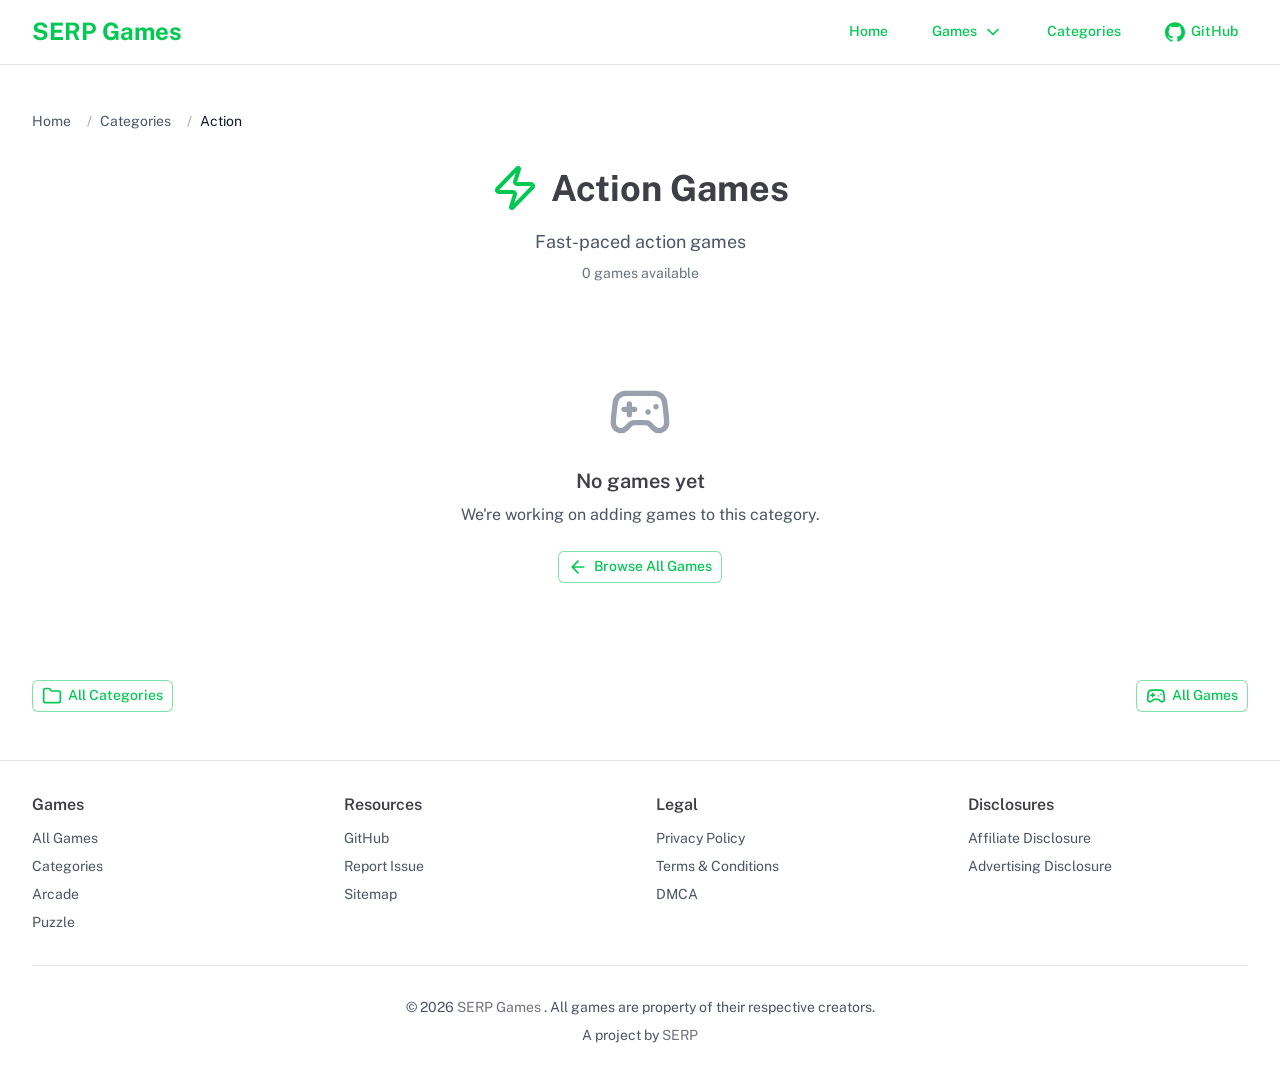
<file: categories/action/index.html>
<!DOCTYPE html><html  lang="en"><head><meta charset="utf-8"><meta name="viewport" content="width=device-width, initial-scale=1"><style id="nuxt-ui-colors">@layer base {
  :root {
  --ui-color-primary-50: var(--color-green-50, oklch(98.2% 0.018 155.826));
  --ui-color-primary-100: var(--color-green-100, oklch(96.2% 0.044 156.743));
  --ui-color-primary-200: var(--color-green-200, oklch(92.5% 0.084 155.995));
  --ui-color-primary-300: var(--color-green-300, oklch(87.1% 0.15 154.449));
  --ui-color-primary-400: var(--color-green-400, oklch(79.2% 0.209 151.711));
  --ui-color-primary-500: var(--color-green-500, oklch(72.3% 0.219 149.579));
  --ui-color-primary-600: var(--color-green-600, oklch(62.7% 0.194 149.214));
  --ui-color-primary-700: var(--color-green-700, oklch(52.7% 0.154 150.069));
  --ui-color-primary-800: var(--color-green-800, oklch(44.8% 0.119 151.328));
  --ui-color-primary-900: var(--color-green-900, oklch(39.3% 0.095 152.535));
  --ui-color-primary-950: var(--color-green-950, oklch(26.6% 0.065 152.934));
  --ui-color-secondary-50: var(--color-blue-50, oklch(97% 0.014 254.604));
  --ui-color-secondary-100: var(--color-blue-100, oklch(93.2% 0.032 255.585));
  --ui-color-secondary-200: var(--color-blue-200, oklch(88.2% 0.059 254.128));
  --ui-color-secondary-300: var(--color-blue-300, oklch(80.9% 0.105 251.813));
  --ui-color-secondary-400: var(--color-blue-400, oklch(70.7% 0.165 254.624));
  --ui-color-secondary-500: var(--color-blue-500, oklch(62.3% 0.214 259.815));
  --ui-color-secondary-600: var(--color-blue-600, oklch(54.6% 0.245 262.881));
  --ui-color-secondary-700: var(--color-blue-700, oklch(48.8% 0.243 264.376));
  --ui-color-secondary-800: var(--color-blue-800, oklch(42.4% 0.199 265.638));
  --ui-color-secondary-900: var(--color-blue-900, oklch(37.9% 0.146 265.522));
  --ui-color-secondary-950: var(--color-blue-950, oklch(28.2% 0.091 267.935));
  --ui-color-success-50: var(--color-green-50, oklch(98.2% 0.018 155.826));
  --ui-color-success-100: var(--color-green-100, oklch(96.2% 0.044 156.743));
  --ui-color-success-200: var(--color-green-200, oklch(92.5% 0.084 155.995));
  --ui-color-success-300: var(--color-green-300, oklch(87.1% 0.15 154.449));
  --ui-color-success-400: var(--color-green-400, oklch(79.2% 0.209 151.711));
  --ui-color-success-500: var(--color-green-500, oklch(72.3% 0.219 149.579));
  --ui-color-success-600: var(--color-green-600, oklch(62.7% 0.194 149.214));
  --ui-color-success-700: var(--color-green-700, oklch(52.7% 0.154 150.069));
  --ui-color-success-800: var(--color-green-800, oklch(44.8% 0.119 151.328));
  --ui-color-success-900: var(--color-green-900, oklch(39.3% 0.095 152.535));
  --ui-color-success-950: var(--color-green-950, oklch(26.6% 0.065 152.934));
  --ui-color-info-50: var(--color-blue-50, oklch(97% 0.014 254.604));
  --ui-color-info-100: var(--color-blue-100, oklch(93.2% 0.032 255.585));
  --ui-color-info-200: var(--color-blue-200, oklch(88.2% 0.059 254.128));
  --ui-color-info-300: var(--color-blue-300, oklch(80.9% 0.105 251.813));
  --ui-color-info-400: var(--color-blue-400, oklch(70.7% 0.165 254.624));
  --ui-color-info-500: var(--color-blue-500, oklch(62.3% 0.214 259.815));
  --ui-color-info-600: var(--color-blue-600, oklch(54.6% 0.245 262.881));
  --ui-color-info-700: var(--color-blue-700, oklch(48.8% 0.243 264.376));
  --ui-color-info-800: var(--color-blue-800, oklch(42.4% 0.199 265.638));
  --ui-color-info-900: var(--color-blue-900, oklch(37.9% 0.146 265.522));
  --ui-color-info-950: var(--color-blue-950, oklch(28.2% 0.091 267.935));
  --ui-color-warning-50: var(--color-yellow-50, oklch(98.7% 0.026 102.212));
  --ui-color-warning-100: var(--color-yellow-100, oklch(97.3% 0.071 103.193));
  --ui-color-warning-200: var(--color-yellow-200, oklch(94.5% 0.129 101.54));
  --ui-color-warning-300: var(--color-yellow-300, oklch(90.5% 0.182 98.111));
  --ui-color-warning-400: var(--color-yellow-400, oklch(85.2% 0.199 91.936));
  --ui-color-warning-500: var(--color-yellow-500, oklch(79.5% 0.184 86.047));
  --ui-color-warning-600: var(--color-yellow-600, oklch(68.1% 0.162 75.834));
  --ui-color-warning-700: var(--color-yellow-700, oklch(55.4% 0.135 66.442));
  --ui-color-warning-800: var(--color-yellow-800, oklch(47.6% 0.114 61.907));
  --ui-color-warning-900: var(--color-yellow-900, oklch(42.1% 0.095 57.708));
  --ui-color-warning-950: var(--color-yellow-950, oklch(28.6% 0.066 53.813));
  --ui-color-error-50: var(--color-red-50, oklch(97.1% 0.013 17.38));
  --ui-color-error-100: var(--color-red-100, oklch(93.6% 0.032 17.717));
  --ui-color-error-200: var(--color-red-200, oklch(88.5% 0.062 18.334));
  --ui-color-error-300: var(--color-red-300, oklch(80.8% 0.114 19.571));
  --ui-color-error-400: var(--color-red-400, oklch(70.4% 0.191 22.216));
  --ui-color-error-500: var(--color-red-500, oklch(63.7% 0.237 25.331));
  --ui-color-error-600: var(--color-red-600, oklch(57.7% 0.245 27.325));
  --ui-color-error-700: var(--color-red-700, oklch(50.5% 0.213 27.518));
  --ui-color-error-800: var(--color-red-800, oklch(44.4% 0.177 26.899));
  --ui-color-error-900: var(--color-red-900, oklch(39.6% 0.141 25.723));
  --ui-color-error-950: var(--color-red-950, oklch(25.8% 0.092 26.042));
  --ui-color-neutral-50: var(--color-zinc-50, oklch(98.5% 0 0));
  --ui-color-neutral-100: var(--color-zinc-100, oklch(96.7% 0.001 286.375));
  --ui-color-neutral-200: var(--color-zinc-200, oklch(92% 0.004 286.32));
  --ui-color-neutral-300: var(--color-zinc-300, oklch(87.1% 0.006 286.286));
  --ui-color-neutral-400: var(--color-zinc-400, oklch(70.5% 0.015 286.067));
  --ui-color-neutral-500: var(--color-zinc-500, oklch(55.2% 0.016 285.938));
  --ui-color-neutral-600: var(--color-zinc-600, oklch(44.2% 0.017 285.786));
  --ui-color-neutral-700: var(--color-zinc-700, oklch(37% 0.013 285.805));
  --ui-color-neutral-800: var(--color-zinc-800, oklch(27.4% 0.006 286.033));
  --ui-color-neutral-900: var(--color-zinc-900, oklch(21% 0.006 285.885));
  --ui-color-neutral-950: var(--color-zinc-950, oklch(14.1% 0.005 285.823));
  }
  :root, .light {
  --ui-primary: var(--ui-color-primary-500);
  --ui-secondary: var(--ui-color-secondary-500);
  --ui-success: var(--ui-color-success-500);
  --ui-info: var(--ui-color-info-500);
  --ui-warning: var(--ui-color-warning-500);
  --ui-error: var(--ui-color-error-500);
  }
  .dark {
  --ui-primary: var(--ui-color-primary-400);
  --ui-secondary: var(--ui-color-secondary-400);
  --ui-success: var(--ui-color-success-400);
  --ui-info: var(--ui-color-info-400);
  --ui-warning: var(--ui-color-warning-400);
  --ui-error: var(--ui-color-error-400);
  }
}</style><title>Action Games - SERP Games | Serp Games</title><link rel="stylesheet" href="/_nuxt/entry.DVKEUNPn.css" crossorigin><style>@layer components {:where(.i-lucide\:arrow-left){display:inline-block;width:1em;height:1em;background-color:currentColor;-webkit-mask-image:var(--svg);mask-image:var(--svg);-webkit-mask-repeat:no-repeat;mask-repeat:no-repeat;-webkit-mask-size:100% 100%;mask-size:100% 100%;--svg:url("data:image/svg+xml,%3Csvg xmlns='http://www.w3.org/2000/svg' viewBox='0 0 24 24' width='24' height='24'%3E%3Cpath fill='none' stroke='black' stroke-linecap='round' stroke-linejoin='round' stroke-width='2' d='m12 19l-7-7l7-7m7 7H5'/%3E%3C/svg%3E")}:where(.i-lucide\:chevron-down){display:inline-block;width:1em;height:1em;background-color:currentColor;-webkit-mask-image:var(--svg);mask-image:var(--svg);-webkit-mask-repeat:no-repeat;mask-repeat:no-repeat;-webkit-mask-size:100% 100%;mask-size:100% 100%;--svg:url("data:image/svg+xml,%3Csvg xmlns='http://www.w3.org/2000/svg' viewBox='0 0 24 24' width='24' height='24'%3E%3Cpath fill='none' stroke='black' stroke-linecap='round' stroke-linejoin='round' stroke-width='2' d='m6 9l6 6l6-6'/%3E%3C/svg%3E")}:where(.i-lucide\:folder){display:inline-block;width:1em;height:1em;background-color:currentColor;-webkit-mask-image:var(--svg);mask-image:var(--svg);-webkit-mask-repeat:no-repeat;mask-repeat:no-repeat;-webkit-mask-size:100% 100%;mask-size:100% 100%;--svg:url("data:image/svg+xml,%3Csvg xmlns='http://www.w3.org/2000/svg' viewBox='0 0 24 24' width='24' height='24'%3E%3Cpath fill='none' stroke='black' stroke-linecap='round' stroke-linejoin='round' stroke-width='2' d='M20 20a2 2 0 0 0 2-2V8a2 2 0 0 0-2-2h-7.9a2 2 0 0 1-1.69-.9L9.6 3.9A2 2 0 0 0 7.93 3H4a2 2 0 0 0-2 2v13a2 2 0 0 0 2 2Z'/%3E%3C/svg%3E")}:where(.i-lucide\:gamepad-2){display:inline-block;width:1em;height:1em;background-color:currentColor;-webkit-mask-image:var(--svg);mask-image:var(--svg);-webkit-mask-repeat:no-repeat;mask-repeat:no-repeat;-webkit-mask-size:100% 100%;mask-size:100% 100%;--svg:url("data:image/svg+xml,%3Csvg xmlns='http://www.w3.org/2000/svg' viewBox='0 0 24 24' width='24' height='24'%3E%3Cpath fill='none' stroke='black' stroke-linecap='round' stroke-linejoin='round' stroke-width='2' d='M6 11h4M8 9v4m7-1h.01M18 10h.01m-.69-5H6.68a4 4 0 0 0-3.978 3.59l-.017.152C2.604 9.416 2 14.456 2 16a3 3 0 0 0 3 3c1 0 1.5-.5 2-1l1.414-1.414A2 2 0 0 1 9.828 16h4.344a2 2 0 0 1 1.414.586L17 18c.5.5 1 1 2 1a3 3 0 0 0 3-3c0-1.545-.604-6.584-.685-7.258q-.01-.075-.017-.151A4 4 0 0 0 17.32 5'/%3E%3C/svg%3E")}:where(.i-lucide\:menu){display:inline-block;width:1em;height:1em;background-color:currentColor;-webkit-mask-image:var(--svg);mask-image:var(--svg);-webkit-mask-repeat:no-repeat;mask-repeat:no-repeat;-webkit-mask-size:100% 100%;mask-size:100% 100%;--svg:url("data:image/svg+xml,%3Csvg xmlns='http://www.w3.org/2000/svg' viewBox='0 0 24 24' width='24' height='24'%3E%3Cpath fill='none' stroke='black' stroke-linecap='round' stroke-linejoin='round' stroke-width='2' d='M4 5h16M4 12h16M4 19h16'/%3E%3C/svg%3E")}:where(.i-lucide\:zap){display:inline-block;width:1em;height:1em;background-color:currentColor;-webkit-mask-image:var(--svg);mask-image:var(--svg);-webkit-mask-repeat:no-repeat;mask-repeat:no-repeat;-webkit-mask-size:100% 100%;mask-size:100% 100%;--svg:url("data:image/svg+xml,%3Csvg xmlns='http://www.w3.org/2000/svg' viewBox='0 0 24 24' width='24' height='24'%3E%3Cpath fill='none' stroke='black' stroke-linecap='round' stroke-linejoin='round' stroke-width='2' d='M4 14a1 1 0 0 1-.78-1.63l9.9-10.2a.5.5 0 0 1 .86.46l-1.92 6.02A1 1 0 0 0 13 10h7a1 1 0 0 1 .78 1.63l-9.9 10.2a.5.5 0 0 1-.86-.46l1.92-6.02A1 1 0 0 0 11 14z'/%3E%3C/svg%3E")}:where(.i-simple-icons\:github){display:inline-block;width:1em;height:1em;background-color:currentColor;-webkit-mask-image:var(--svg);mask-image:var(--svg);-webkit-mask-repeat:no-repeat;mask-repeat:no-repeat;-webkit-mask-size:100% 100%;mask-size:100% 100%;--svg:url("data:image/svg+xml,%3Csvg xmlns='http://www.w3.org/2000/svg' viewBox='0 0 24 24' width='24' height='24'%3E%3Cpath fill='black' d='M12 .297c-6.63 0-12 5.373-12 12c0 5.303 3.438 9.8 8.205 11.385c.6.113.82-.258.82-.577c0-.285-.01-1.04-.015-2.04c-3.338.724-4.042-1.61-4.042-1.61C4.422 18.07 3.633 17.7 3.633 17.7c-1.087-.744.084-.729.084-.729c1.205.084 1.838 1.236 1.838 1.236c1.07 1.835 2.809 1.305 3.495.998c.108-.776.417-1.305.76-1.605c-2.665-.3-5.466-1.332-5.466-5.93c0-1.31.465-2.38 1.235-3.22c-.135-.303-.54-1.523.105-3.176c0 0 1.005-.322 3.3 1.23c.96-.267 1.98-.399 3-.405c1.02.006 2.04.138 3 .405c2.28-1.552 3.285-1.23 3.285-1.23c.645 1.653.24 2.873.12 3.176c.765.84 1.23 1.91 1.23 3.22c0 4.61-2.805 5.625-5.475 5.92c.42.36.81 1.096.81 2.22c0 1.606-.015 2.896-.015 3.286c0 .315.21.69.825.57C20.565 22.092 24 17.592 24 12.297c0-6.627-5.373-12-12-12'/%3E%3C/svg%3E")}}</style><link href="https://www.googletagmanager.com/gtm.js?id=GTM-5H8JPHTK" rel="preload" crossorigin="anonymous" referrerpolicy="no-referrer" fetchpriority="low" as="script"><link rel="preload" as="fetch" crossorigin="anonymous" href="/categories/action/_payload.json?85c7c6aa-9973-434a-ba2e-2df640bedb1e"><link rel="modulepreload" as="script" crossorigin href="/_nuxt/B-ceguj3.js"><link rel="modulepreload" as="script" crossorigin href="/_nuxt/BTyd7HHp.js"><link rel="modulepreload" as="script" crossorigin href="/_nuxt/6oEeiC7I.js"><link rel="modulepreload" as="script" crossorigin href="/_nuxt/C5FKlyvu.js"><link rel="modulepreload" as="script" crossorigin href="/_nuxt/D-eMw3FO.js"><link rel="modulepreload" as="script" crossorigin href="/_nuxt/CWhyA1x8.js"><link rel="modulepreload" as="script" crossorigin href="/_nuxt/BvbqYQHP.js"><link rel="modulepreload" as="script" crossorigin href="/_nuxt/DEdBfNQq.js"><link rel="preload" as="fetch" fetchpriority="low" crossorigin="anonymous" href="/_nuxt/builds/meta/85c7c6aa-9973-434a-ba2e-2df640bedb1e.json"><link rel="prefetch" as="script" crossorigin href="/_nuxt/Pt5GPruw.js"><link rel="prefetch" as="script" crossorigin href="/_nuxt/CxIioPEP.js"><meta name="theme-color" content="#18181b" media="(prefers-color-scheme: dark)"><meta name="theme-color" content="white" media="(prefers-color-scheme: light)"><meta property="og:type" content="website"><meta name="robots" content="index, follow, max-image-preview:large, max-snippet:-1, max-video-preview:-1"><meta name="description" content="Play action games on SERP Games. Fast-paced action games"><script type="module" src="/_nuxt/B-ceguj3.js" crossorigin></script><meta name="twitter:card" content="summary_large_image"><meta property="og:title" data-infer="" content="Action Games - SERP Games | Serp Games"><meta property="og:description" data-infer="" content="Play action games on SERP Games. Fast-paced action games"><link rel="canonical" href="https://serpgames.github.io/categories/action"><meta property="og:url" content="https://serpgames.github.io/categories/action"><meta property="og:site_name" content="Serp Games"><script>"use strict";(()=>{const t=window,e=document.documentElement,c=["dark","light"],n=getStorageValue("localStorage","nuxt-color-mode")||"system";let i=n==="system"?u():n;const r=e.getAttribute("data-color-mode-forced");r&&(i=r),l(i),t["__NUXT_COLOR_MODE__"]={preference:n,value:i,getColorScheme:u,addColorScheme:l,removeColorScheme:d};function l(o){const s=""+o+"",a="";e.classList?e.classList.add(s):e.className+=" "+s,a&&e.setAttribute("data-"+a,o)}function d(o){const s=""+o+"",a="";e.classList?e.classList.remove(s):e.className=e.className.replace(new RegExp(s,"g"),""),a&&e.removeAttribute("data-"+a)}function f(o){return t.matchMedia("(prefers-color-scheme"+o+")")}function u(){if(t.matchMedia&&f("").media!=="not all"){for(const o of c)if(f(":"+o).matches)return o}return"light"}})();function getStorageValue(t,e){switch(t){case"localStorage":return window.localStorage.getItem(e);case"sessionStorage":return window.sessionStorage.getItem(e);case"cookie":return getCookie(e);default:return null}}function getCookie(t){const c=("; "+window.document.cookie).split("; "+t+"=");if(c.length===2)return c.pop()?.split(";").shift()}</script></head><body><div id="__nuxt" class="isolate"><!--[--><!--[--><!--[--><!--[--><!--[--><div class="flex flex-col min-h-screen"><header class="border-b border-gray-200 dark:border-gray-800 -mb-px"><div class="w-full max-w-(--ui-container) mx-auto px-4 sm:px-6 lg:px-8"><!--[--><div class="flex items-center justify-between h-16"><a href="/" class="flex items-center space-x-2"><span class="text-2xl font-bold text-primary">SERP Games</span></a><nav class="hidden md:block"><ul class="flex items-center space-x-6"><li><!--[--><!--[--><a href="https://serpgames.github.io" rel="noopener noreferrer" class="rounded-md font-medium inline-flex items-center disabled:cursor-not-allowed aria-disabled:cursor-not-allowed disabled:opacity-75 aria-disabled:opacity-75 transition-colors px-2.5 py-1.5 text-sm gap-1.5 text-primary hover:bg-primary/10 active:bg-primary/10 focus:outline-none focus-visible:bg-primary/10 disabled:bg-transparent aria-disabled:bg-transparent dark:disabled:bg-transparent dark:aria-disabled:bg-transparent"><!--[--><!--[--><!----><!--]--><!--[--><span class="truncate">Home</span><!--]--><!--[--><!----><!--]--><!--]--></a><!--]--><!--]--></li><li><!--[--><!--[--><!--[--><!--[--><!--[--><button type="button" id="reka-dropdown-menu-trigger-v-0-0" aria-haspopup="menu" aria-expanded="false" data-state="closed" class="rounded-md font-medium inline-flex items-center disabled:cursor-not-allowed aria-disabled:cursor-not-allowed disabled:opacity-75 aria-disabled:opacity-75 transition-colors px-2.5 py-1.5 text-sm gap-1.5 text-primary hover:bg-primary/10 active:bg-primary/10 focus:outline-none focus-visible:bg-primary/10 disabled:bg-transparent aria-disabled:bg-transparent dark:disabled:bg-transparent dark:aria-disabled:bg-transparent"><!--[--><!--[--><!----><!--]--><!--[--><span class="truncate">Games</span><!--]--><!--[--><span class="iconify i-lucide:chevron-down shrink-0 size-5" aria-hidden="true" style=""></span><!--]--><!--]--></button><!--]--><!--]--><!--[--><!----><!----><!--]--><!--]--><!--]--><!--]--></li><li><!--[--><!--[--><a href="https://serpgames.github.io/categories" rel="noopener noreferrer" class="rounded-md font-medium inline-flex items-center disabled:cursor-not-allowed aria-disabled:cursor-not-allowed disabled:opacity-75 aria-disabled:opacity-75 transition-colors px-2.5 py-1.5 text-sm gap-1.5 text-primary hover:bg-primary/10 active:bg-primary/10 focus:outline-none focus-visible:bg-primary/10 disabled:bg-transparent aria-disabled:bg-transparent dark:disabled:bg-transparent dark:aria-disabled:bg-transparent"><!--[--><!--[--><!----><!--]--><!--[--><span class="truncate">Categories</span><!--]--><!--[--><!----><!--]--><!--]--></a><!--]--><!--]--></li><li><!--[--><!--[--><a href="https://github.com/serpgames" rel="noopener noreferrer" target="_blank" class="rounded-md font-medium inline-flex items-center disabled:cursor-not-allowed aria-disabled:cursor-not-allowed disabled:opacity-75 aria-disabled:opacity-75 transition-colors px-2.5 py-1.5 text-sm gap-1.5 text-primary hover:bg-primary/10 active:bg-primary/10 focus:outline-none focus-visible:bg-primary/10 disabled:bg-transparent aria-disabled:bg-transparent dark:disabled:bg-transparent dark:aria-disabled:bg-transparent"><!--[--><!--[--><span class="iconify i-simple-icons:github shrink-0 size-5" aria-hidden="true" style=""></span><!--]--><!--[--><span class="truncate">GitHub</span><!--]--><!--[--><!----><!--]--><!--]--></a><!--]--><!--]--></li></ul></nav><!--[--><!--[--><button type="button" class="rounded-md font-medium inline-flex items-center disabled:cursor-not-allowed aria-disabled:cursor-not-allowed disabled:opacity-75 aria-disabled:opacity-75 transition-colors text-sm gap-1.5 text-primary hover:bg-primary/10 active:bg-primary/10 focus:outline-none focus-visible:bg-primary/10 disabled:bg-transparent aria-disabled:bg-transparent dark:disabled:bg-transparent dark:aria-disabled:bg-transparent p-1.5 md:hidden"><!--[--><!--[--><span class="iconify i-lucide:menu shrink-0 size-5" aria-hidden="true" style=""></span><!--]--><!--[--><!----><!--]--><!--[--><!----><!--]--><!--]--></button><!--]--><!--]--></div><!----><!--]--></div></header><main class="flex-1"><!--[--><div class="w-full max-w-(--ui-container) mx-auto px-4 sm:px-6 lg:px-8"><!--[--><div class="py-12"><nav class="mb-8"><ol class="flex items-center space-x-2 text-sm"><!--[--><li><!----><a href="/" class="focus-visible:outline-primary transition-colors text-gray-600 dark:text-gray-400 hover:text-primary"><!--[--><!--[-->Home<!--]--><!--]--></a></li><li><span class="text-gray-400 mx-2">/</span><a href="/categories" class="focus-visible:outline-primary transition-colors text-gray-600 dark:text-gray-400 hover:text-primary"><!--[--><!--[-->Categories<!--]--><!--]--></a></li><li><span class="text-gray-400 mx-2">/</span><span class="text-gray-900 dark:text-gray-100">Action</span></li><!--]--></ol></nav><div class="text-center mb-12"><div class="flex items-center justify-center mb-4"><span class="iconify i-lucide:zap w-12 h-12 text-primary mr-3" aria-hidden="true" style=""></span><h1 class="text-4xl font-bold">Action Games </h1></div><p class="text-gray-600 dark:text-gray-400 text-lg">Fast-paced action games</p><p class="text-sm text-gray-500 mt-2">0 games available </p></div><div class="text-center py-12"><span class="iconify i-lucide:gamepad-2 w-16 h-16 text-gray-400 mx-auto mb-4" aria-hidden="true" style=""></span><h3 class="text-xl font-semibold mb-2">No games yet</h3><p class="text-gray-600 dark:text-gray-400 mb-6">We&#39;re working on adding games to this category.</p><!--[--><!--[--><a href="/games" class="rounded-md font-medium inline-flex items-center disabled:cursor-not-allowed aria-disabled:cursor-not-allowed disabled:opacity-75 aria-disabled:opacity-75 transition-colors px-2.5 py-1.5 text-sm gap-1.5 ring ring-inset ring-primary/50 text-primary hover:bg-primary/10 active:bg-primary/10 disabled:bg-transparent aria-disabled:bg-transparent dark:disabled:bg-transparent dark:aria-disabled:bg-transparent focus:outline-none focus-visible:ring-2 focus-visible:ring-primary"><!--[--><!--[--><span class="iconify i-lucide:arrow-left shrink-0 size-5" aria-hidden="true" style=""></span><!--]--><!--[--><span class="truncate">Browse All Games</span><!--]--><!--[--><!----><!--]--><!--]--></a><!--]--><!--]--></div><div class="mt-12 flex justify-between items-center"><!--[--><a href="/categories" class="rounded-md font-medium inline-flex items-center disabled:cursor-not-allowed aria-disabled:cursor-not-allowed disabled:opacity-75 aria-disabled:opacity-75 transition-colors px-2.5 py-1.5 text-sm gap-1.5 ring ring-inset ring-primary/50 text-primary hover:bg-primary/10 active:bg-primary/10 disabled:bg-transparent aria-disabled:bg-transparent dark:disabled:bg-transparent dark:aria-disabled:bg-transparent focus:outline-none focus-visible:ring-2 focus-visible:ring-primary"><!--[--><!--[--><span class="iconify i-lucide:folder shrink-0 size-5" aria-hidden="true" style=""></span><!--]--><!--[--><span class="truncate">All Categories</span><!--]--><!--[--><!----><!--]--><!--]--></a><!--]--><!--[--><a href="/games" class="rounded-md font-medium inline-flex items-center disabled:cursor-not-allowed aria-disabled:cursor-not-allowed disabled:opacity-75 aria-disabled:opacity-75 transition-colors px-2.5 py-1.5 text-sm gap-1.5 ring ring-inset ring-primary/50 text-primary hover:bg-primary/10 active:bg-primary/10 disabled:bg-transparent aria-disabled:bg-transparent dark:disabled:bg-transparent dark:aria-disabled:bg-transparent focus:outline-none focus-visible:ring-2 focus-visible:ring-primary"><!--[--><!--[--><span class="iconify i-lucide:gamepad-2 shrink-0 size-5" aria-hidden="true" style=""></span><!--]--><!--[--><span class="truncate">All Games</span><!--]--><!--[--><!----><!--]--><!--]--></a><!--]--></div></div><!--]--></div><!--]--></main><footer class="border-t border-gray-200 dark:border-gray-800 mt-auto"><div class="w-full max-w-(--ui-container) mx-auto px-4 sm:px-6 lg:px-8"><!--[--><div class="py-8"><div class="grid grid-cols-2 md:grid-cols-4 gap-8 mb-8"><div><h3 class="font-semibold mb-3"> Games </h3><ul class="space-y-2 text-sm"><li><!--[--><a href="https://serpgames.github.io/games" rel="noopener noreferrer" class="focus-visible:outline-primary transition-colors text-gray-600 dark:text-gray-400 hover:text-primary"><!--[--><!--[--> All Games <!--]--><!--]--></a><!--]--></li><li><!--[--><a href="https://serpgames.github.io/categories" rel="noopener noreferrer" class="focus-visible:outline-primary transition-colors text-gray-600 dark:text-gray-400 hover:text-primary"><!--[--><!--[--> Categories <!--]--><!--]--></a><!--]--></li><li><!--[--><a href="https://serpgames.github.io/categories/arcade" rel="noopener noreferrer" class="focus-visible:outline-primary transition-colors text-gray-600 dark:text-gray-400 hover:text-primary"><!--[--><!--[--> Arcade <!--]--><!--]--></a><!--]--></li><li><!--[--><a href="https://serpgames.github.io/categories/puzzle" rel="noopener noreferrer" class="focus-visible:outline-primary transition-colors text-gray-600 dark:text-gray-400 hover:text-primary"><!--[--><!--[--> Puzzle <!--]--><!--]--></a><!--]--></li></ul></div><div><h3 class="font-semibold mb-3"> Resources </h3><ul class="space-y-2 text-sm"><li><!--[--><a href="https://github.com/serpgames" rel="noopener noreferrer" target="_blank" class="focus-visible:outline-primary transition-colors text-gray-600 dark:text-gray-400 hover:text-primary"><!--[--><!--[--> GitHub <!--]--><!--]--></a><!--]--></li><li><!--[--><a href="https://github.com/serpgames/serpgames.github.io/issues" rel="noopener noreferrer" target="_blank" class="focus-visible:outline-primary transition-colors text-gray-600 dark:text-gray-400 hover:text-primary"><!--[--><!--[--> Report Issue <!--]--><!--]--></a><!--]--></li><li><!--[--><a href="https://serpgames.github.io/sitemap" rel="noopener noreferrer" class="focus-visible:outline-primary transition-colors text-gray-600 dark:text-gray-400 hover:text-primary"><!--[--><!--[--> Sitemap <!--]--><!--]--></a><!--]--></li></ul></div><div><h3 class="font-semibold mb-3"> Legal </h3><ul class="space-y-2 text-sm"><li><!--[--><a href="https://serpgames.github.io/legal/privacy-policy" rel="noopener noreferrer" class="focus-visible:outline-primary transition-colors text-gray-600 dark:text-gray-400 hover:text-primary"><!--[--><!--[--> Privacy Policy <!--]--><!--]--></a><!--]--></li><li><!--[--><a href="https://serpgames.github.io/legal/terms-conditions" rel="noopener noreferrer" class="focus-visible:outline-primary transition-colors text-gray-600 dark:text-gray-400 hover:text-primary"><!--[--><!--[--> Terms &amp; Conditions <!--]--><!--]--></a><!--]--></li><li><!--[--><a href="https://serpgames.github.io/legal/dmca" rel="noopener noreferrer" class="focus-visible:outline-primary transition-colors text-gray-600 dark:text-gray-400 hover:text-primary"><!--[--><!--[--> DMCA <!--]--><!--]--></a><!--]--></li></ul></div><div><h3 class="font-semibold mb-3"> Disclosures </h3><ul class="space-y-2 text-sm"><li><!--[--><a href="https://serpgames.github.io/legal/affiliate-disclosure" rel="noopener noreferrer" class="focus-visible:outline-primary transition-colors text-gray-600 dark:text-gray-400 hover:text-primary"><!--[--><!--[--> Affiliate Disclosure <!--]--><!--]--></a><!--]--></li><li><!--[--><a href="https://serpgames.github.io/legal/advertising-disclosure" rel="noopener noreferrer" class="focus-visible:outline-primary transition-colors text-gray-600 dark:text-gray-400 hover:text-primary"><!--[--><!--[--> Advertising Disclosure <!--]--><!--]--></a><!--]--></li></ul></div></div><div class="border-t border-gray-200 dark:border-gray-800 pt-8 text-center text-sm text-gray-600 dark:text-gray-400"><p> © 2025 <!--[--><a href="https://serp.games" rel="noopener noreferrer" target="_blank" class="focus-visible:outline-primary text-muted transition-colors hover:text-primary"><!--[--><!--[--> SERP Games <!--]--><!--]--></a><!--]--> . All games are property of their respective creators. </p><p class="mt-2"> A project by <!--[--><a href="https://serp.co" rel="noopener noreferrer" target="_blank" class="focus-visible:outline-primary text-muted transition-colors hover:text-primary"><!--[--><!--[--> SERP <!--]--><!--]--></a><!--]--></p></div></div><!--]--></div></footer></div><!--]--><!--]--><!--[--><!--]--><!----><!--]--><!--[--><!--]--><!--]--><!--]--></div><div id="teleports"></div><script type="application/ld+json" data-nuxt-schema-org="true" data-hid="schema-org-graph">{"@context":"https://schema.org","@graph":[{"@id":"https://serpgames.github.io/#website","@type":"WebSite","inLanguage":"en","name":"Serp Games","url":"https://serpgames.github.io/","publisher":{"@id":"https://serpgames.github.io/#identity"}},{"@id":"https://serpgames.github.io/categories/action#webpage","@type":"WebPage","description":"Play action games on SERP Games. Fast-paced action games","name":"Action Games - SERP Games","url":"https://serpgames.github.io/categories/action","about":{"@id":"https://serpgames.github.io/#identity"},"isPartOf":{"@id":"https://serpgames.github.io/#website"},"potentialAction":[{"@type":"ReadAction","target":["https://serpgames.github.io/categories/action"]}]},{"@id":"https://serpgames.github.io/#identity","@type":"Organization","name":"Serp Games","url":"https://serpgames.github.io"}]}</script><script type="application/json" data-nuxt-data="nuxt-app" data-ssr="true" id="__NUXT_DATA__" data-src="/categories/action/_payload.json?85c7c6aa-9973-434a-ba2e-2df640bedb1e">[{"state":1,"once":16,"_errors":17,"serverRendered":5,"path":19,"prerenderedAt":20},["Reactive",2],{"$scolor-mode":3,"$snuxt-seo-utils:routeRules":7,"$stoasts":8,"$ssite-config":9},{"preference":4,"value":4,"unknown":5,"forced":6},"system",true,false,{"head":-1,"seoMeta":-1},[],{"_priority":10,"env":13,"name":14,"url":15},{"name":11,"env":12,"url":11},-3,-15,"production","Serp Games","https://serpgames.github.io",["Set"],["ShallowReactive",18],{},"/categories/action",1756893263511]</script><script>window.__NUXT__={};window.__NUXT__.config={public:{appBase:"https://serpgames.github.io","nuxt-scripts":{version:"",defaultScriptOptions:{trigger:"onNuxtReady"}},"seo-utils":{canonicalQueryWhitelist:["page","sort","filter","search","q","category","tag"],canonicalLowercase:true}},app:{baseURL:"/",buildId:"85c7c6aa-9973-434a-ba2e-2df640bedb1e",buildAssetsDir:"/_nuxt/",cdnURL:""}}</script></body></html>
</file>
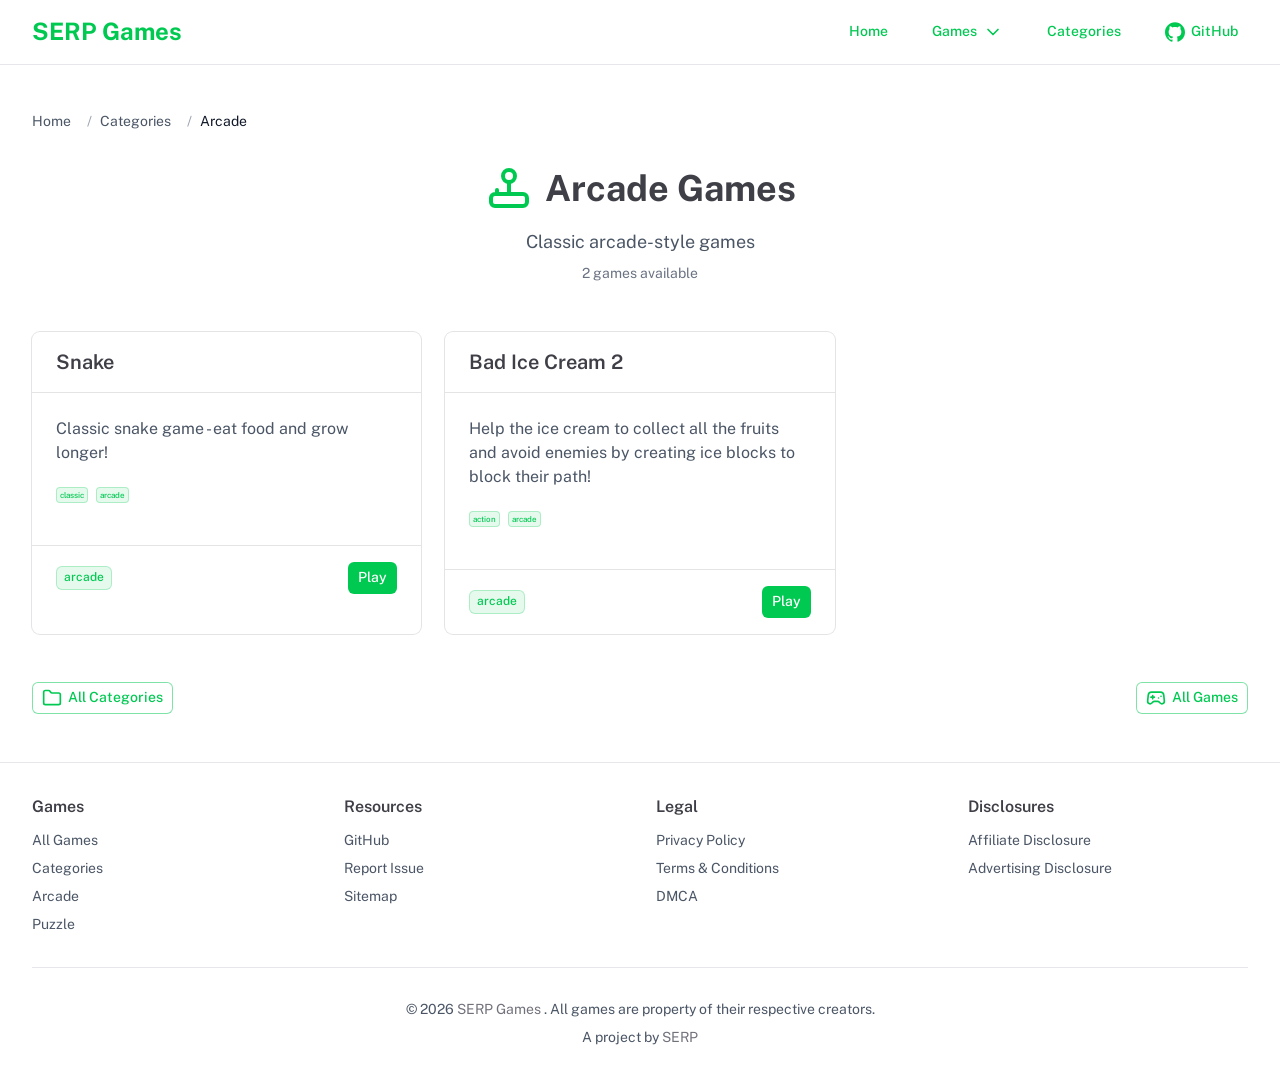
<file: categories/arcade/index.html>
<!DOCTYPE html><html  lang="en"><head><meta charset="utf-8"><meta name="viewport" content="width=device-width, initial-scale=1"><style id="nuxt-ui-colors">@layer base {
  :root {
  --ui-color-primary-50: var(--color-green-50, oklch(98.2% 0.018 155.826));
  --ui-color-primary-100: var(--color-green-100, oklch(96.2% 0.044 156.743));
  --ui-color-primary-200: var(--color-green-200, oklch(92.5% 0.084 155.995));
  --ui-color-primary-300: var(--color-green-300, oklch(87.1% 0.15 154.449));
  --ui-color-primary-400: var(--color-green-400, oklch(79.2% 0.209 151.711));
  --ui-color-primary-500: var(--color-green-500, oklch(72.3% 0.219 149.579));
  --ui-color-primary-600: var(--color-green-600, oklch(62.7% 0.194 149.214));
  --ui-color-primary-700: var(--color-green-700, oklch(52.7% 0.154 150.069));
  --ui-color-primary-800: var(--color-green-800, oklch(44.8% 0.119 151.328));
  --ui-color-primary-900: var(--color-green-900, oklch(39.3% 0.095 152.535));
  --ui-color-primary-950: var(--color-green-950, oklch(26.6% 0.065 152.934));
  --ui-color-secondary-50: var(--color-blue-50, oklch(97% 0.014 254.604));
  --ui-color-secondary-100: var(--color-blue-100, oklch(93.2% 0.032 255.585));
  --ui-color-secondary-200: var(--color-blue-200, oklch(88.2% 0.059 254.128));
  --ui-color-secondary-300: var(--color-blue-300, oklch(80.9% 0.105 251.813));
  --ui-color-secondary-400: var(--color-blue-400, oklch(70.7% 0.165 254.624));
  --ui-color-secondary-500: var(--color-blue-500, oklch(62.3% 0.214 259.815));
  --ui-color-secondary-600: var(--color-blue-600, oklch(54.6% 0.245 262.881));
  --ui-color-secondary-700: var(--color-blue-700, oklch(48.8% 0.243 264.376));
  --ui-color-secondary-800: var(--color-blue-800, oklch(42.4% 0.199 265.638));
  --ui-color-secondary-900: var(--color-blue-900, oklch(37.9% 0.146 265.522));
  --ui-color-secondary-950: var(--color-blue-950, oklch(28.2% 0.091 267.935));
  --ui-color-success-50: var(--color-green-50, oklch(98.2% 0.018 155.826));
  --ui-color-success-100: var(--color-green-100, oklch(96.2% 0.044 156.743));
  --ui-color-success-200: var(--color-green-200, oklch(92.5% 0.084 155.995));
  --ui-color-success-300: var(--color-green-300, oklch(87.1% 0.15 154.449));
  --ui-color-success-400: var(--color-green-400, oklch(79.2% 0.209 151.711));
  --ui-color-success-500: var(--color-green-500, oklch(72.3% 0.219 149.579));
  --ui-color-success-600: var(--color-green-600, oklch(62.7% 0.194 149.214));
  --ui-color-success-700: var(--color-green-700, oklch(52.7% 0.154 150.069));
  --ui-color-success-800: var(--color-green-800, oklch(44.8% 0.119 151.328));
  --ui-color-success-900: var(--color-green-900, oklch(39.3% 0.095 152.535));
  --ui-color-success-950: var(--color-green-950, oklch(26.6% 0.065 152.934));
  --ui-color-info-50: var(--color-blue-50, oklch(97% 0.014 254.604));
  --ui-color-info-100: var(--color-blue-100, oklch(93.2% 0.032 255.585));
  --ui-color-info-200: var(--color-blue-200, oklch(88.2% 0.059 254.128));
  --ui-color-info-300: var(--color-blue-300, oklch(80.9% 0.105 251.813));
  --ui-color-info-400: var(--color-blue-400, oklch(70.7% 0.165 254.624));
  --ui-color-info-500: var(--color-blue-500, oklch(62.3% 0.214 259.815));
  --ui-color-info-600: var(--color-blue-600, oklch(54.6% 0.245 262.881));
  --ui-color-info-700: var(--color-blue-700, oklch(48.8% 0.243 264.376));
  --ui-color-info-800: var(--color-blue-800, oklch(42.4% 0.199 265.638));
  --ui-color-info-900: var(--color-blue-900, oklch(37.9% 0.146 265.522));
  --ui-color-info-950: var(--color-blue-950, oklch(28.2% 0.091 267.935));
  --ui-color-warning-50: var(--color-yellow-50, oklch(98.7% 0.026 102.212));
  --ui-color-warning-100: var(--color-yellow-100, oklch(97.3% 0.071 103.193));
  --ui-color-warning-200: var(--color-yellow-200, oklch(94.5% 0.129 101.54));
  --ui-color-warning-300: var(--color-yellow-300, oklch(90.5% 0.182 98.111));
  --ui-color-warning-400: var(--color-yellow-400, oklch(85.2% 0.199 91.936));
  --ui-color-warning-500: var(--color-yellow-500, oklch(79.5% 0.184 86.047));
  --ui-color-warning-600: var(--color-yellow-600, oklch(68.1% 0.162 75.834));
  --ui-color-warning-700: var(--color-yellow-700, oklch(55.4% 0.135 66.442));
  --ui-color-warning-800: var(--color-yellow-800, oklch(47.6% 0.114 61.907));
  --ui-color-warning-900: var(--color-yellow-900, oklch(42.1% 0.095 57.708));
  --ui-color-warning-950: var(--color-yellow-950, oklch(28.6% 0.066 53.813));
  --ui-color-error-50: var(--color-red-50, oklch(97.1% 0.013 17.38));
  --ui-color-error-100: var(--color-red-100, oklch(93.6% 0.032 17.717));
  --ui-color-error-200: var(--color-red-200, oklch(88.5% 0.062 18.334));
  --ui-color-error-300: var(--color-red-300, oklch(80.8% 0.114 19.571));
  --ui-color-error-400: var(--color-red-400, oklch(70.4% 0.191 22.216));
  --ui-color-error-500: var(--color-red-500, oklch(63.7% 0.237 25.331));
  --ui-color-error-600: var(--color-red-600, oklch(57.7% 0.245 27.325));
  --ui-color-error-700: var(--color-red-700, oklch(50.5% 0.213 27.518));
  --ui-color-error-800: var(--color-red-800, oklch(44.4% 0.177 26.899));
  --ui-color-error-900: var(--color-red-900, oklch(39.6% 0.141 25.723));
  --ui-color-error-950: var(--color-red-950, oklch(25.8% 0.092 26.042));
  --ui-color-neutral-50: var(--color-zinc-50, oklch(98.5% 0 0));
  --ui-color-neutral-100: var(--color-zinc-100, oklch(96.7% 0.001 286.375));
  --ui-color-neutral-200: var(--color-zinc-200, oklch(92% 0.004 286.32));
  --ui-color-neutral-300: var(--color-zinc-300, oklch(87.1% 0.006 286.286));
  --ui-color-neutral-400: var(--color-zinc-400, oklch(70.5% 0.015 286.067));
  --ui-color-neutral-500: var(--color-zinc-500, oklch(55.2% 0.016 285.938));
  --ui-color-neutral-600: var(--color-zinc-600, oklch(44.2% 0.017 285.786));
  --ui-color-neutral-700: var(--color-zinc-700, oklch(37% 0.013 285.805));
  --ui-color-neutral-800: var(--color-zinc-800, oklch(27.4% 0.006 286.033));
  --ui-color-neutral-900: var(--color-zinc-900, oklch(21% 0.006 285.885));
  --ui-color-neutral-950: var(--color-zinc-950, oklch(14.1% 0.005 285.823));
  }
  :root, .light {
  --ui-primary: var(--ui-color-primary-500);
  --ui-secondary: var(--ui-color-secondary-500);
  --ui-success: var(--ui-color-success-500);
  --ui-info: var(--ui-color-info-500);
  --ui-warning: var(--ui-color-warning-500);
  --ui-error: var(--ui-color-error-500);
  }
  .dark {
  --ui-primary: var(--ui-color-primary-400);
  --ui-secondary: var(--ui-color-secondary-400);
  --ui-success: var(--ui-color-success-400);
  --ui-info: var(--ui-color-info-400);
  --ui-warning: var(--ui-color-warning-400);
  --ui-error: var(--ui-color-error-400);
  }
}</style><title>Arcade Games - SERP Games | Serp Games</title><link rel="stylesheet" href="/_nuxt/entry.DVKEUNPn.css" crossorigin><style>@layer components {:where(.i-lucide\:chevron-down){display:inline-block;width:1em;height:1em;background-color:currentColor;-webkit-mask-image:var(--svg);mask-image:var(--svg);-webkit-mask-repeat:no-repeat;mask-repeat:no-repeat;-webkit-mask-size:100% 100%;mask-size:100% 100%;--svg:url("data:image/svg+xml,%3Csvg xmlns='http://www.w3.org/2000/svg' viewBox='0 0 24 24' width='24' height='24'%3E%3Cpath fill='none' stroke='black' stroke-linecap='round' stroke-linejoin='round' stroke-width='2' d='m6 9l6 6l6-6'/%3E%3C/svg%3E")}:where(.i-lucide\:folder){display:inline-block;width:1em;height:1em;background-color:currentColor;-webkit-mask-image:var(--svg);mask-image:var(--svg);-webkit-mask-repeat:no-repeat;mask-repeat:no-repeat;-webkit-mask-size:100% 100%;mask-size:100% 100%;--svg:url("data:image/svg+xml,%3Csvg xmlns='http://www.w3.org/2000/svg' viewBox='0 0 24 24' width='24' height='24'%3E%3Cpath fill='none' stroke='black' stroke-linecap='round' stroke-linejoin='round' stroke-width='2' d='M20 20a2 2 0 0 0 2-2V8a2 2 0 0 0-2-2h-7.9a2 2 0 0 1-1.69-.9L9.6 3.9A2 2 0 0 0 7.93 3H4a2 2 0 0 0-2 2v13a2 2 0 0 0 2 2Z'/%3E%3C/svg%3E")}:where(.i-lucide\:gamepad-2){display:inline-block;width:1em;height:1em;background-color:currentColor;-webkit-mask-image:var(--svg);mask-image:var(--svg);-webkit-mask-repeat:no-repeat;mask-repeat:no-repeat;-webkit-mask-size:100% 100%;mask-size:100% 100%;--svg:url("data:image/svg+xml,%3Csvg xmlns='http://www.w3.org/2000/svg' viewBox='0 0 24 24' width='24' height='24'%3E%3Cpath fill='none' stroke='black' stroke-linecap='round' stroke-linejoin='round' stroke-width='2' d='M6 11h4M8 9v4m7-1h.01M18 10h.01m-.69-5H6.68a4 4 0 0 0-3.978 3.59l-.017.152C2.604 9.416 2 14.456 2 16a3 3 0 0 0 3 3c1 0 1.5-.5 2-1l1.414-1.414A2 2 0 0 1 9.828 16h4.344a2 2 0 0 1 1.414.586L17 18c.5.5 1 1 2 1a3 3 0 0 0 3-3c0-1.545-.604-6.584-.685-7.258q-.01-.075-.017-.151A4 4 0 0 0 17.32 5'/%3E%3C/svg%3E")}:where(.i-lucide\:joystick){display:inline-block;width:1em;height:1em;background-color:currentColor;-webkit-mask-image:var(--svg);mask-image:var(--svg);-webkit-mask-repeat:no-repeat;mask-repeat:no-repeat;-webkit-mask-size:100% 100%;mask-size:100% 100%;--svg:url("data:image/svg+xml,%3Csvg xmlns='http://www.w3.org/2000/svg' viewBox='0 0 24 24' width='24' height='24'%3E%3Cg fill='none' stroke='black' stroke-linecap='round' stroke-linejoin='round' stroke-width='2'%3E%3Cpath d='M21 17a2 2 0 0 0-2-2H5a2 2 0 0 0-2 2v2a2 2 0 0 0 2 2h14a2 2 0 0 0 2-2zM6 15v-2m6 2V9'/%3E%3Ccircle cx='12' cy='6' r='3'/%3E%3C/g%3E%3C/svg%3E")}:where(.i-lucide\:menu){display:inline-block;width:1em;height:1em;background-color:currentColor;-webkit-mask-image:var(--svg);mask-image:var(--svg);-webkit-mask-repeat:no-repeat;mask-repeat:no-repeat;-webkit-mask-size:100% 100%;mask-size:100% 100%;--svg:url("data:image/svg+xml,%3Csvg xmlns='http://www.w3.org/2000/svg' viewBox='0 0 24 24' width='24' height='24'%3E%3Cpath fill='none' stroke='black' stroke-linecap='round' stroke-linejoin='round' stroke-width='2' d='M4 5h16M4 12h16M4 19h16'/%3E%3C/svg%3E")}:where(.i-simple-icons\:github){display:inline-block;width:1em;height:1em;background-color:currentColor;-webkit-mask-image:var(--svg);mask-image:var(--svg);-webkit-mask-repeat:no-repeat;mask-repeat:no-repeat;-webkit-mask-size:100% 100%;mask-size:100% 100%;--svg:url("data:image/svg+xml,%3Csvg xmlns='http://www.w3.org/2000/svg' viewBox='0 0 24 24' width='24' height='24'%3E%3Cpath fill='black' d='M12 .297c-6.63 0-12 5.373-12 12c0 5.303 3.438 9.8 8.205 11.385c.6.113.82-.258.82-.577c0-.285-.01-1.04-.015-2.04c-3.338.724-4.042-1.61-4.042-1.61C4.422 18.07 3.633 17.7 3.633 17.7c-1.087-.744.084-.729.084-.729c1.205.084 1.838 1.236 1.838 1.236c1.07 1.835 2.809 1.305 3.495.998c.108-.776.417-1.305.76-1.605c-2.665-.3-5.466-1.332-5.466-5.93c0-1.31.465-2.38 1.235-3.22c-.135-.303-.54-1.523.105-3.176c0 0 1.005-.322 3.3 1.23c.96-.267 1.98-.399 3-.405c1.02.006 2.04.138 3 .405c2.28-1.552 3.285-1.23 3.285-1.23c.645 1.653.24 2.873.12 3.176c.765.84 1.23 1.91 1.23 3.22c0 4.61-2.805 5.625-5.475 5.92c.42.36.81 1.096.81 2.22c0 1.606-.015 2.896-.015 3.286c0 .315.21.69.825.57C20.565 22.092 24 17.592 24 12.297c0-6.627-5.373-12-12-12'/%3E%3C/svg%3E")}}</style><link href="https://www.googletagmanager.com/gtm.js?id=GTM-5H8JPHTK" rel="preload" crossorigin="anonymous" referrerpolicy="no-referrer" fetchpriority="low" as="script"><link rel="preload" as="fetch" crossorigin="anonymous" href="/categories/arcade/_payload.json?85c7c6aa-9973-434a-ba2e-2df640bedb1e"><link rel="modulepreload" as="script" crossorigin href="/_nuxt/B-ceguj3.js"><link rel="modulepreload" as="script" crossorigin href="/_nuxt/BTyd7HHp.js"><link rel="modulepreload" as="script" crossorigin href="/_nuxt/6oEeiC7I.js"><link rel="modulepreload" as="script" crossorigin href="/_nuxt/C5FKlyvu.js"><link rel="modulepreload" as="script" crossorigin href="/_nuxt/D-eMw3FO.js"><link rel="modulepreload" as="script" crossorigin href="/_nuxt/CWhyA1x8.js"><link rel="modulepreload" as="script" crossorigin href="/_nuxt/BvbqYQHP.js"><link rel="modulepreload" as="script" crossorigin href="/_nuxt/DEdBfNQq.js"><link rel="preload" as="fetch" fetchpriority="low" crossorigin="anonymous" href="/_nuxt/builds/meta/85c7c6aa-9973-434a-ba2e-2df640bedb1e.json"><link rel="prefetch" as="script" crossorigin href="/_nuxt/Pt5GPruw.js"><link rel="prefetch" as="script" crossorigin href="/_nuxt/CxIioPEP.js"><meta name="theme-color" content="#18181b" media="(prefers-color-scheme: dark)"><meta name="theme-color" content="white" media="(prefers-color-scheme: light)"><meta property="og:type" content="website"><meta name="robots" content="index, follow, max-image-preview:large, max-snippet:-1, max-video-preview:-1"><meta name="description" content="Play arcade games on SERP Games. Classic arcade-style games"><script type="module" src="/_nuxt/B-ceguj3.js" crossorigin></script><meta name="twitter:card" content="summary_large_image"><meta property="og:title" data-infer="" content="Arcade Games - SERP Games | Serp Games"><meta property="og:description" data-infer="" content="Play arcade games on SERP Games. Classic arcade-style games"><link rel="canonical" href="https://serpgames.github.io/categories/arcade"><meta property="og:url" content="https://serpgames.github.io/categories/arcade"><meta property="og:site_name" content="Serp Games"><script>"use strict";(()=>{const t=window,e=document.documentElement,c=["dark","light"],n=getStorageValue("localStorage","nuxt-color-mode")||"system";let i=n==="system"?u():n;const r=e.getAttribute("data-color-mode-forced");r&&(i=r),l(i),t["__NUXT_COLOR_MODE__"]={preference:n,value:i,getColorScheme:u,addColorScheme:l,removeColorScheme:d};function l(o){const s=""+o+"",a="";e.classList?e.classList.add(s):e.className+=" "+s,a&&e.setAttribute("data-"+a,o)}function d(o){const s=""+o+"",a="";e.classList?e.classList.remove(s):e.className=e.className.replace(new RegExp(s,"g"),""),a&&e.removeAttribute("data-"+a)}function f(o){return t.matchMedia("(prefers-color-scheme"+o+")")}function u(){if(t.matchMedia&&f("").media!=="not all"){for(const o of c)if(f(":"+o).matches)return o}return"light"}})();function getStorageValue(t,e){switch(t){case"localStorage":return window.localStorage.getItem(e);case"sessionStorage":return window.sessionStorage.getItem(e);case"cookie":return getCookie(e);default:return null}}function getCookie(t){const c=("; "+window.document.cookie).split("; "+t+"=");if(c.length===2)return c.pop()?.split(";").shift()}</script></head><body><div id="__nuxt" class="isolate"><!--[--><!--[--><!--[--><!--[--><!--[--><div class="flex flex-col min-h-screen"><header class="border-b border-gray-200 dark:border-gray-800 -mb-px"><div class="w-full max-w-(--ui-container) mx-auto px-4 sm:px-6 lg:px-8"><!--[--><div class="flex items-center justify-between h-16"><a href="/" class="flex items-center space-x-2"><span class="text-2xl font-bold text-primary">SERP Games</span></a><nav class="hidden md:block"><ul class="flex items-center space-x-6"><li><!--[--><!--[--><a href="https://serpgames.github.io" rel="noopener noreferrer" class="rounded-md font-medium inline-flex items-center disabled:cursor-not-allowed aria-disabled:cursor-not-allowed disabled:opacity-75 aria-disabled:opacity-75 transition-colors px-2.5 py-1.5 text-sm gap-1.5 text-primary hover:bg-primary/10 active:bg-primary/10 focus:outline-none focus-visible:bg-primary/10 disabled:bg-transparent aria-disabled:bg-transparent dark:disabled:bg-transparent dark:aria-disabled:bg-transparent"><!--[--><!--[--><!----><!--]--><!--[--><span class="truncate">Home</span><!--]--><!--[--><!----><!--]--><!--]--></a><!--]--><!--]--></li><li><!--[--><!--[--><!--[--><!--[--><!--[--><button type="button" id="reka-dropdown-menu-trigger-v-0-0" aria-haspopup="menu" aria-expanded="false" data-state="closed" class="rounded-md font-medium inline-flex items-center disabled:cursor-not-allowed aria-disabled:cursor-not-allowed disabled:opacity-75 aria-disabled:opacity-75 transition-colors px-2.5 py-1.5 text-sm gap-1.5 text-primary hover:bg-primary/10 active:bg-primary/10 focus:outline-none focus-visible:bg-primary/10 disabled:bg-transparent aria-disabled:bg-transparent dark:disabled:bg-transparent dark:aria-disabled:bg-transparent"><!--[--><!--[--><!----><!--]--><!--[--><span class="truncate">Games</span><!--]--><!--[--><span class="iconify i-lucide:chevron-down shrink-0 size-5" aria-hidden="true" style=""></span><!--]--><!--]--></button><!--]--><!--]--><!--[--><!----><!----><!--]--><!--]--><!--]--><!--]--></li><li><!--[--><!--[--><a href="https://serpgames.github.io/categories" rel="noopener noreferrer" class="rounded-md font-medium inline-flex items-center disabled:cursor-not-allowed aria-disabled:cursor-not-allowed disabled:opacity-75 aria-disabled:opacity-75 transition-colors px-2.5 py-1.5 text-sm gap-1.5 text-primary hover:bg-primary/10 active:bg-primary/10 focus:outline-none focus-visible:bg-primary/10 disabled:bg-transparent aria-disabled:bg-transparent dark:disabled:bg-transparent dark:aria-disabled:bg-transparent"><!--[--><!--[--><!----><!--]--><!--[--><span class="truncate">Categories</span><!--]--><!--[--><!----><!--]--><!--]--></a><!--]--><!--]--></li><li><!--[--><!--[--><a href="https://github.com/serpgames" rel="noopener noreferrer" target="_blank" class="rounded-md font-medium inline-flex items-center disabled:cursor-not-allowed aria-disabled:cursor-not-allowed disabled:opacity-75 aria-disabled:opacity-75 transition-colors px-2.5 py-1.5 text-sm gap-1.5 text-primary hover:bg-primary/10 active:bg-primary/10 focus:outline-none focus-visible:bg-primary/10 disabled:bg-transparent aria-disabled:bg-transparent dark:disabled:bg-transparent dark:aria-disabled:bg-transparent"><!--[--><!--[--><span class="iconify i-simple-icons:github shrink-0 size-5" aria-hidden="true" style=""></span><!--]--><!--[--><span class="truncate">GitHub</span><!--]--><!--[--><!----><!--]--><!--]--></a><!--]--><!--]--></li></ul></nav><!--[--><!--[--><button type="button" class="rounded-md font-medium inline-flex items-center disabled:cursor-not-allowed aria-disabled:cursor-not-allowed disabled:opacity-75 aria-disabled:opacity-75 transition-colors text-sm gap-1.5 text-primary hover:bg-primary/10 active:bg-primary/10 focus:outline-none focus-visible:bg-primary/10 disabled:bg-transparent aria-disabled:bg-transparent dark:disabled:bg-transparent dark:aria-disabled:bg-transparent p-1.5 md:hidden"><!--[--><!--[--><span class="iconify i-lucide:menu shrink-0 size-5" aria-hidden="true" style=""></span><!--]--><!--[--><!----><!--]--><!--[--><!----><!--]--><!--]--></button><!--]--><!--]--></div><!----><!--]--></div></header><main class="flex-1"><!--[--><div class="w-full max-w-(--ui-container) mx-auto px-4 sm:px-6 lg:px-8"><!--[--><div class="py-12"><nav class="mb-8"><ol class="flex items-center space-x-2 text-sm"><!--[--><li><!----><a href="/" class="focus-visible:outline-primary transition-colors text-gray-600 dark:text-gray-400 hover:text-primary"><!--[--><!--[-->Home<!--]--><!--]--></a></li><li><span class="text-gray-400 mx-2">/</span><a href="/categories" class="focus-visible:outline-primary transition-colors text-gray-600 dark:text-gray-400 hover:text-primary"><!--[--><!--[-->Categories<!--]--><!--]--></a></li><li><span class="text-gray-400 mx-2">/</span><span class="text-gray-900 dark:text-gray-100">Arcade</span></li><!--]--></ol></nav><div class="text-center mb-12"><div class="flex items-center justify-center mb-4"><span class="iconify i-lucide:joystick w-12 h-12 text-primary mr-3" aria-hidden="true" style=""></span><h1 class="text-4xl font-bold">Arcade Games </h1></div><p class="text-gray-600 dark:text-gray-400 text-lg">Classic arcade-style games</p><p class="text-sm text-gray-500 mt-2">2 games available </p></div><div class="grid grid-cols-1 md:grid-cols-2 lg:grid-cols-3 gap-6"><!--[--><div class="rounded-lg overflow-hidden bg-default ring ring-default divide-y divide-default h-full hover:shadow-lg transition-shadow"><div class="p-4 sm:px-6"><!--[--><h3 class="text-xl font-semibold">Snake</h3><!--]--></div><div class="p-4 sm:p-6"><!--[--><p class="text-gray-600 dark:text-gray-400 mb-4">Classic snake game - eat food and grow longer!</p><div class="mb-4"><!--[--><span class="font-medium inline-flex items-center text-[8px]/3 px-1 py-0.5 gap-1 rounded-sm bg-primary/10 text-primary ring ring-inset ring-primary/25 mr-2"><!--[--><!----><!--]--><!--[--><span class="truncate">classic</span><!--]--><!--[--><!----><!--]--></span><span class="font-medium inline-flex items-center text-[8px]/3 px-1 py-0.5 gap-1 rounded-sm bg-primary/10 text-primary ring ring-inset ring-primary/25 mr-2"><!--[--><!----><!--]--><!--[--><span class="truncate">arcade</span><!--]--><!--[--><!----><!--]--></span><!--]--></div><!--]--></div><div class="p-4 sm:px-6"><!--[--><div class="flex items-center justify-between"><span class="font-medium inline-flex items-center text-xs px-2 py-1 gap-1 rounded-md bg-primary/10 text-primary ring ring-inset ring-primary/25"><!--[--><!----><!--]--><!--[--><span class="truncate">arcade</span><!--]--><!--[--><!----><!--]--></span><!--[--><!--[--><a href="https://serpgames.github.io/snake-game/" rel="noopener noreferrer" target="_blank" class="rounded-md font-medium inline-flex items-center disabled:cursor-not-allowed aria-disabled:cursor-not-allowed disabled:opacity-75 aria-disabled:opacity-75 transition-colors px-2.5 py-1.5 text-sm gap-1.5 text-inverted bg-primary hover:bg-primary/75 active:bg-primary/75 disabled:bg-primary aria-disabled:bg-primary focus-visible:outline-2 focus-visible:outline-offset-2 focus-visible:outline-primary"><!--[--><!--[--><!----><!--]--><!--[--><span class="truncate">Play</span><!--]--><!--[--><!----><!--]--><!--]--></a><!--]--><!--]--></div><!--]--></div></div><div class="rounded-lg overflow-hidden bg-default ring ring-default divide-y divide-default h-full hover:shadow-lg transition-shadow"><div class="p-4 sm:px-6"><!--[--><h3 class="text-xl font-semibold">Bad Ice Cream 2</h3><!--]--></div><div class="p-4 sm:p-6"><!--[--><p class="text-gray-600 dark:text-gray-400 mb-4">Help the ice cream to collect all the fruits and avoid enemies by creating ice blocks to block their path!</p><div class="mb-4"><!--[--><span class="font-medium inline-flex items-center text-[8px]/3 px-1 py-0.5 gap-1 rounded-sm bg-primary/10 text-primary ring ring-inset ring-primary/25 mr-2"><!--[--><!----><!--]--><!--[--><span class="truncate">action</span><!--]--><!--[--><!----><!--]--></span><span class="font-medium inline-flex items-center text-[8px]/3 px-1 py-0.5 gap-1 rounded-sm bg-primary/10 text-primary ring ring-inset ring-primary/25 mr-2"><!--[--><!----><!--]--><!--[--><span class="truncate">arcade</span><!--]--><!--[--><!----><!--]--></span><!--]--></div><!--]--></div><div class="p-4 sm:px-6"><!--[--><div class="flex items-center justify-between"><span class="font-medium inline-flex items-center text-xs px-2 py-1 gap-1 rounded-md bg-primary/10 text-primary ring ring-inset ring-primary/25"><!--[--><!----><!--]--><!--[--><span class="truncate">arcade</span><!--]--><!--[--><!----><!--]--></span><!--[--><!--[--><a href="https://serpgames.github.io/bad-ice-cream-2-game/" rel="noopener noreferrer" target="_blank" class="rounded-md font-medium inline-flex items-center disabled:cursor-not-allowed aria-disabled:cursor-not-allowed disabled:opacity-75 aria-disabled:opacity-75 transition-colors px-2.5 py-1.5 text-sm gap-1.5 text-inverted bg-primary hover:bg-primary/75 active:bg-primary/75 disabled:bg-primary aria-disabled:bg-primary focus-visible:outline-2 focus-visible:outline-offset-2 focus-visible:outline-primary"><!--[--><!--[--><!----><!--]--><!--[--><span class="truncate">Play</span><!--]--><!--[--><!----><!--]--><!--]--></a><!--]--><!--]--></div><!--]--></div></div><!--]--></div><div class="mt-12 flex justify-between items-center"><!--[--><a href="/categories" class="rounded-md font-medium inline-flex items-center disabled:cursor-not-allowed aria-disabled:cursor-not-allowed disabled:opacity-75 aria-disabled:opacity-75 transition-colors px-2.5 py-1.5 text-sm gap-1.5 ring ring-inset ring-primary/50 text-primary hover:bg-primary/10 active:bg-primary/10 disabled:bg-transparent aria-disabled:bg-transparent dark:disabled:bg-transparent dark:aria-disabled:bg-transparent focus:outline-none focus-visible:ring-2 focus-visible:ring-primary"><!--[--><!--[--><span class="iconify i-lucide:folder shrink-0 size-5" aria-hidden="true" style=""></span><!--]--><!--[--><span class="truncate">All Categories</span><!--]--><!--[--><!----><!--]--><!--]--></a><!--]--><!--[--><a href="/games" class="rounded-md font-medium inline-flex items-center disabled:cursor-not-allowed aria-disabled:cursor-not-allowed disabled:opacity-75 aria-disabled:opacity-75 transition-colors px-2.5 py-1.5 text-sm gap-1.5 ring ring-inset ring-primary/50 text-primary hover:bg-primary/10 active:bg-primary/10 disabled:bg-transparent aria-disabled:bg-transparent dark:disabled:bg-transparent dark:aria-disabled:bg-transparent focus:outline-none focus-visible:ring-2 focus-visible:ring-primary"><!--[--><!--[--><span class="iconify i-lucide:gamepad-2 shrink-0 size-5" aria-hidden="true" style=""></span><!--]--><!--[--><span class="truncate">All Games</span><!--]--><!--[--><!----><!--]--><!--]--></a><!--]--></div></div><!--]--></div><!--]--></main><footer class="border-t border-gray-200 dark:border-gray-800 mt-auto"><div class="w-full max-w-(--ui-container) mx-auto px-4 sm:px-6 lg:px-8"><!--[--><div class="py-8"><div class="grid grid-cols-2 md:grid-cols-4 gap-8 mb-8"><div><h3 class="font-semibold mb-3"> Games </h3><ul class="space-y-2 text-sm"><li><!--[--><a href="https://serpgames.github.io/games" rel="noopener noreferrer" class="focus-visible:outline-primary transition-colors text-gray-600 dark:text-gray-400 hover:text-primary"><!--[--><!--[--> All Games <!--]--><!--]--></a><!--]--></li><li><!--[--><a href="https://serpgames.github.io/categories" rel="noopener noreferrer" class="focus-visible:outline-primary transition-colors text-gray-600 dark:text-gray-400 hover:text-primary"><!--[--><!--[--> Categories <!--]--><!--]--></a><!--]--></li><li><!--[--><a href="https://serpgames.github.io/categories/arcade" rel="noopener noreferrer" class="focus-visible:outline-primary transition-colors text-gray-600 dark:text-gray-400 hover:text-primary"><!--[--><!--[--> Arcade <!--]--><!--]--></a><!--]--></li><li><!--[--><a href="https://serpgames.github.io/categories/puzzle" rel="noopener noreferrer" class="focus-visible:outline-primary transition-colors text-gray-600 dark:text-gray-400 hover:text-primary"><!--[--><!--[--> Puzzle <!--]--><!--]--></a><!--]--></li></ul></div><div><h3 class="font-semibold mb-3"> Resources </h3><ul class="space-y-2 text-sm"><li><!--[--><a href="https://github.com/serpgames" rel="noopener noreferrer" target="_blank" class="focus-visible:outline-primary transition-colors text-gray-600 dark:text-gray-400 hover:text-primary"><!--[--><!--[--> GitHub <!--]--><!--]--></a><!--]--></li><li><!--[--><a href="https://github.com/serpgames/serpgames.github.io/issues" rel="noopener noreferrer" target="_blank" class="focus-visible:outline-primary transition-colors text-gray-600 dark:text-gray-400 hover:text-primary"><!--[--><!--[--> Report Issue <!--]--><!--]--></a><!--]--></li><li><!--[--><a href="https://serpgames.github.io/sitemap" rel="noopener noreferrer" class="focus-visible:outline-primary transition-colors text-gray-600 dark:text-gray-400 hover:text-primary"><!--[--><!--[--> Sitemap <!--]--><!--]--></a><!--]--></li></ul></div><div><h3 class="font-semibold mb-3"> Legal </h3><ul class="space-y-2 text-sm"><li><!--[--><a href="https://serpgames.github.io/legal/privacy-policy" rel="noopener noreferrer" class="focus-visible:outline-primary transition-colors text-gray-600 dark:text-gray-400 hover:text-primary"><!--[--><!--[--> Privacy Policy <!--]--><!--]--></a><!--]--></li><li><!--[--><a href="https://serpgames.github.io/legal/terms-conditions" rel="noopener noreferrer" class="focus-visible:outline-primary transition-colors text-gray-600 dark:text-gray-400 hover:text-primary"><!--[--><!--[--> Terms &amp; Conditions <!--]--><!--]--></a><!--]--></li><li><!--[--><a href="https://serpgames.github.io/legal/dmca" rel="noopener noreferrer" class="focus-visible:outline-primary transition-colors text-gray-600 dark:text-gray-400 hover:text-primary"><!--[--><!--[--> DMCA <!--]--><!--]--></a><!--]--></li></ul></div><div><h3 class="font-semibold mb-3"> Disclosures </h3><ul class="space-y-2 text-sm"><li><!--[--><a href="https://serpgames.github.io/legal/affiliate-disclosure" rel="noopener noreferrer" class="focus-visible:outline-primary transition-colors text-gray-600 dark:text-gray-400 hover:text-primary"><!--[--><!--[--> Affiliate Disclosure <!--]--><!--]--></a><!--]--></li><li><!--[--><a href="https://serpgames.github.io/legal/advertising-disclosure" rel="noopener noreferrer" class="focus-visible:outline-primary transition-colors text-gray-600 dark:text-gray-400 hover:text-primary"><!--[--><!--[--> Advertising Disclosure <!--]--><!--]--></a><!--]--></li></ul></div></div><div class="border-t border-gray-200 dark:border-gray-800 pt-8 text-center text-sm text-gray-600 dark:text-gray-400"><p> © 2025 <!--[--><a href="https://serp.games" rel="noopener noreferrer" target="_blank" class="focus-visible:outline-primary text-muted transition-colors hover:text-primary"><!--[--><!--[--> SERP Games <!--]--><!--]--></a><!--]--> . All games are property of their respective creators. </p><p class="mt-2"> A project by <!--[--><a href="https://serp.co" rel="noopener noreferrer" target="_blank" class="focus-visible:outline-primary text-muted transition-colors hover:text-primary"><!--[--><!--[--> SERP <!--]--><!--]--></a><!--]--></p></div></div><!--]--></div></footer></div><!--]--><!--]--><!--[--><!--]--><!----><!--]--><!--[--><!--]--><!--]--><!--]--></div><div id="teleports"></div><script type="application/ld+json" data-nuxt-schema-org="true" data-hid="schema-org-graph">{"@context":"https://schema.org","@graph":[{"@id":"https://serpgames.github.io/#website","@type":"WebSite","inLanguage":"en","name":"Serp Games","url":"https://serpgames.github.io/","publisher":{"@id":"https://serpgames.github.io/#identity"}},{"@id":"https://serpgames.github.io/categories/arcade#webpage","@type":"WebPage","description":"Play arcade games on SERP Games. Classic arcade-style games","name":"Arcade Games - SERP Games","url":"https://serpgames.github.io/categories/arcade","about":{"@id":"https://serpgames.github.io/#identity"},"isPartOf":{"@id":"https://serpgames.github.io/#website"},"potentialAction":[{"@type":"ReadAction","target":["https://serpgames.github.io/categories/arcade"]}]},{"@id":"https://serpgames.github.io/#identity","@type":"Organization","name":"Serp Games","url":"https://serpgames.github.io"}]}</script><script type="application/json" data-nuxt-data="nuxt-app" data-ssr="true" id="__NUXT_DATA__" data-src="/categories/arcade/_payload.json?85c7c6aa-9973-434a-ba2e-2df640bedb1e">[{"state":1,"once":16,"_errors":17,"serverRendered":5,"path":19,"prerenderedAt":20},["Reactive",2],{"$scolor-mode":3,"$snuxt-seo-utils:routeRules":7,"$stoasts":8,"$ssite-config":9},{"preference":4,"value":4,"unknown":5,"forced":6},"system",true,false,{"head":-1,"seoMeta":-1},[],{"_priority":10,"env":13,"name":14,"url":15},{"name":11,"env":12,"url":11},-3,-15,"production","Serp Games","https://serpgames.github.io",["Set"],["ShallowReactive",18],{},"/categories/arcade",1756893263494]</script><script>window.__NUXT__={};window.__NUXT__.config={public:{appBase:"https://serpgames.github.io","nuxt-scripts":{version:"",defaultScriptOptions:{trigger:"onNuxtReady"}},"seo-utils":{canonicalQueryWhitelist:["page","sort","filter","search","q","category","tag"],canonicalLowercase:true}},app:{baseURL:"/",buildId:"85c7c6aa-9973-434a-ba2e-2df640bedb1e",buildAssetsDir:"/_nuxt/",cdnURL:""}}</script></body></html>
</file>
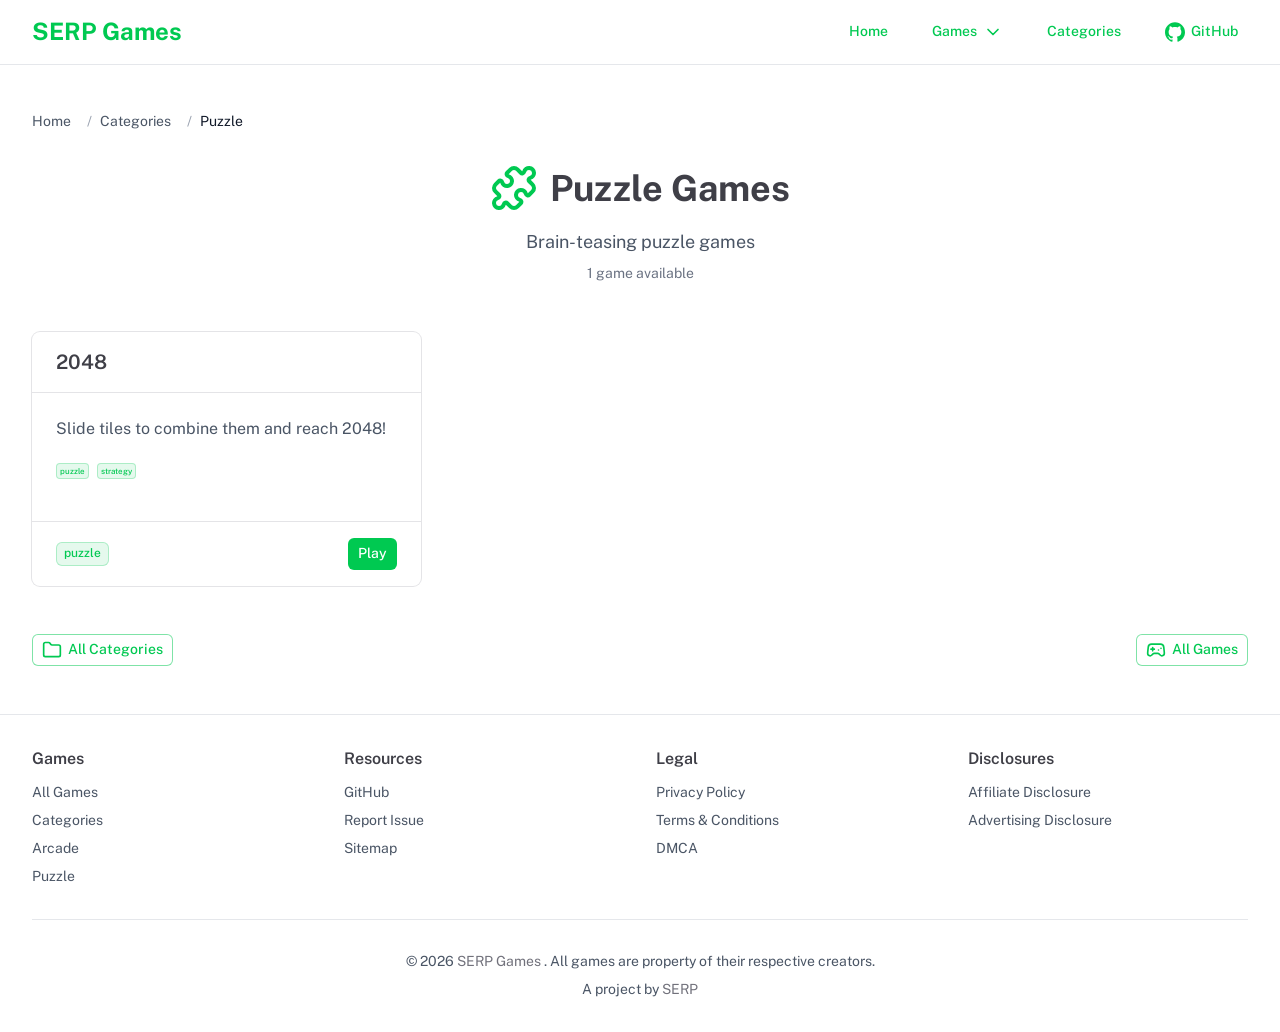
<file: categories/puzzle/index.html>
<!DOCTYPE html><html  lang="en"><head><meta charset="utf-8"><meta name="viewport" content="width=device-width, initial-scale=1"><style id="nuxt-ui-colors">@layer base {
  :root {
  --ui-color-primary-50: var(--color-green-50, oklch(98.2% 0.018 155.826));
  --ui-color-primary-100: var(--color-green-100, oklch(96.2% 0.044 156.743));
  --ui-color-primary-200: var(--color-green-200, oklch(92.5% 0.084 155.995));
  --ui-color-primary-300: var(--color-green-300, oklch(87.1% 0.15 154.449));
  --ui-color-primary-400: var(--color-green-400, oklch(79.2% 0.209 151.711));
  --ui-color-primary-500: var(--color-green-500, oklch(72.3% 0.219 149.579));
  --ui-color-primary-600: var(--color-green-600, oklch(62.7% 0.194 149.214));
  --ui-color-primary-700: var(--color-green-700, oklch(52.7% 0.154 150.069));
  --ui-color-primary-800: var(--color-green-800, oklch(44.8% 0.119 151.328));
  --ui-color-primary-900: var(--color-green-900, oklch(39.3% 0.095 152.535));
  --ui-color-primary-950: var(--color-green-950, oklch(26.6% 0.065 152.934));
  --ui-color-secondary-50: var(--color-blue-50, oklch(97% 0.014 254.604));
  --ui-color-secondary-100: var(--color-blue-100, oklch(93.2% 0.032 255.585));
  --ui-color-secondary-200: var(--color-blue-200, oklch(88.2% 0.059 254.128));
  --ui-color-secondary-300: var(--color-blue-300, oklch(80.9% 0.105 251.813));
  --ui-color-secondary-400: var(--color-blue-400, oklch(70.7% 0.165 254.624));
  --ui-color-secondary-500: var(--color-blue-500, oklch(62.3% 0.214 259.815));
  --ui-color-secondary-600: var(--color-blue-600, oklch(54.6% 0.245 262.881));
  --ui-color-secondary-700: var(--color-blue-700, oklch(48.8% 0.243 264.376));
  --ui-color-secondary-800: var(--color-blue-800, oklch(42.4% 0.199 265.638));
  --ui-color-secondary-900: var(--color-blue-900, oklch(37.9% 0.146 265.522));
  --ui-color-secondary-950: var(--color-blue-950, oklch(28.2% 0.091 267.935));
  --ui-color-success-50: var(--color-green-50, oklch(98.2% 0.018 155.826));
  --ui-color-success-100: var(--color-green-100, oklch(96.2% 0.044 156.743));
  --ui-color-success-200: var(--color-green-200, oklch(92.5% 0.084 155.995));
  --ui-color-success-300: var(--color-green-300, oklch(87.1% 0.15 154.449));
  --ui-color-success-400: var(--color-green-400, oklch(79.2% 0.209 151.711));
  --ui-color-success-500: var(--color-green-500, oklch(72.3% 0.219 149.579));
  --ui-color-success-600: var(--color-green-600, oklch(62.7% 0.194 149.214));
  --ui-color-success-700: var(--color-green-700, oklch(52.7% 0.154 150.069));
  --ui-color-success-800: var(--color-green-800, oklch(44.8% 0.119 151.328));
  --ui-color-success-900: var(--color-green-900, oklch(39.3% 0.095 152.535));
  --ui-color-success-950: var(--color-green-950, oklch(26.6% 0.065 152.934));
  --ui-color-info-50: var(--color-blue-50, oklch(97% 0.014 254.604));
  --ui-color-info-100: var(--color-blue-100, oklch(93.2% 0.032 255.585));
  --ui-color-info-200: var(--color-blue-200, oklch(88.2% 0.059 254.128));
  --ui-color-info-300: var(--color-blue-300, oklch(80.9% 0.105 251.813));
  --ui-color-info-400: var(--color-blue-400, oklch(70.7% 0.165 254.624));
  --ui-color-info-500: var(--color-blue-500, oklch(62.3% 0.214 259.815));
  --ui-color-info-600: var(--color-blue-600, oklch(54.6% 0.245 262.881));
  --ui-color-info-700: var(--color-blue-700, oklch(48.8% 0.243 264.376));
  --ui-color-info-800: var(--color-blue-800, oklch(42.4% 0.199 265.638));
  --ui-color-info-900: var(--color-blue-900, oklch(37.9% 0.146 265.522));
  --ui-color-info-950: var(--color-blue-950, oklch(28.2% 0.091 267.935));
  --ui-color-warning-50: var(--color-yellow-50, oklch(98.7% 0.026 102.212));
  --ui-color-warning-100: var(--color-yellow-100, oklch(97.3% 0.071 103.193));
  --ui-color-warning-200: var(--color-yellow-200, oklch(94.5% 0.129 101.54));
  --ui-color-warning-300: var(--color-yellow-300, oklch(90.5% 0.182 98.111));
  --ui-color-warning-400: var(--color-yellow-400, oklch(85.2% 0.199 91.936));
  --ui-color-warning-500: var(--color-yellow-500, oklch(79.5% 0.184 86.047));
  --ui-color-warning-600: var(--color-yellow-600, oklch(68.1% 0.162 75.834));
  --ui-color-warning-700: var(--color-yellow-700, oklch(55.4% 0.135 66.442));
  --ui-color-warning-800: var(--color-yellow-800, oklch(47.6% 0.114 61.907));
  --ui-color-warning-900: var(--color-yellow-900, oklch(42.1% 0.095 57.708));
  --ui-color-warning-950: var(--color-yellow-950, oklch(28.6% 0.066 53.813));
  --ui-color-error-50: var(--color-red-50, oklch(97.1% 0.013 17.38));
  --ui-color-error-100: var(--color-red-100, oklch(93.6% 0.032 17.717));
  --ui-color-error-200: var(--color-red-200, oklch(88.5% 0.062 18.334));
  --ui-color-error-300: var(--color-red-300, oklch(80.8% 0.114 19.571));
  --ui-color-error-400: var(--color-red-400, oklch(70.4% 0.191 22.216));
  --ui-color-error-500: var(--color-red-500, oklch(63.7% 0.237 25.331));
  --ui-color-error-600: var(--color-red-600, oklch(57.7% 0.245 27.325));
  --ui-color-error-700: var(--color-red-700, oklch(50.5% 0.213 27.518));
  --ui-color-error-800: var(--color-red-800, oklch(44.4% 0.177 26.899));
  --ui-color-error-900: var(--color-red-900, oklch(39.6% 0.141 25.723));
  --ui-color-error-950: var(--color-red-950, oklch(25.8% 0.092 26.042));
  --ui-color-neutral-50: var(--color-zinc-50, oklch(98.5% 0 0));
  --ui-color-neutral-100: var(--color-zinc-100, oklch(96.7% 0.001 286.375));
  --ui-color-neutral-200: var(--color-zinc-200, oklch(92% 0.004 286.32));
  --ui-color-neutral-300: var(--color-zinc-300, oklch(87.1% 0.006 286.286));
  --ui-color-neutral-400: var(--color-zinc-400, oklch(70.5% 0.015 286.067));
  --ui-color-neutral-500: var(--color-zinc-500, oklch(55.2% 0.016 285.938));
  --ui-color-neutral-600: var(--color-zinc-600, oklch(44.2% 0.017 285.786));
  --ui-color-neutral-700: var(--color-zinc-700, oklch(37% 0.013 285.805));
  --ui-color-neutral-800: var(--color-zinc-800, oklch(27.4% 0.006 286.033));
  --ui-color-neutral-900: var(--color-zinc-900, oklch(21% 0.006 285.885));
  --ui-color-neutral-950: var(--color-zinc-950, oklch(14.1% 0.005 285.823));
  }
  :root, .light {
  --ui-primary: var(--ui-color-primary-500);
  --ui-secondary: var(--ui-color-secondary-500);
  --ui-success: var(--ui-color-success-500);
  --ui-info: var(--ui-color-info-500);
  --ui-warning: var(--ui-color-warning-500);
  --ui-error: var(--ui-color-error-500);
  }
  .dark {
  --ui-primary: var(--ui-color-primary-400);
  --ui-secondary: var(--ui-color-secondary-400);
  --ui-success: var(--ui-color-success-400);
  --ui-info: var(--ui-color-info-400);
  --ui-warning: var(--ui-color-warning-400);
  --ui-error: var(--ui-color-error-400);
  }
}</style><title>Puzzle Games - SERP Games | Serp Games</title><link rel="stylesheet" href="/_nuxt/entry.DVKEUNPn.css" crossorigin><style>@layer components {:where(.i-lucide\:chevron-down){display:inline-block;width:1em;height:1em;background-color:currentColor;-webkit-mask-image:var(--svg);mask-image:var(--svg);-webkit-mask-repeat:no-repeat;mask-repeat:no-repeat;-webkit-mask-size:100% 100%;mask-size:100% 100%;--svg:url("data:image/svg+xml,%3Csvg xmlns='http://www.w3.org/2000/svg' viewBox='0 0 24 24' width='24' height='24'%3E%3Cpath fill='none' stroke='black' stroke-linecap='round' stroke-linejoin='round' stroke-width='2' d='m6 9l6 6l6-6'/%3E%3C/svg%3E")}:where(.i-lucide\:folder){display:inline-block;width:1em;height:1em;background-color:currentColor;-webkit-mask-image:var(--svg);mask-image:var(--svg);-webkit-mask-repeat:no-repeat;mask-repeat:no-repeat;-webkit-mask-size:100% 100%;mask-size:100% 100%;--svg:url("data:image/svg+xml,%3Csvg xmlns='http://www.w3.org/2000/svg' viewBox='0 0 24 24' width='24' height='24'%3E%3Cpath fill='none' stroke='black' stroke-linecap='round' stroke-linejoin='round' stroke-width='2' d='M20 20a2 2 0 0 0 2-2V8a2 2 0 0 0-2-2h-7.9a2 2 0 0 1-1.69-.9L9.6 3.9A2 2 0 0 0 7.93 3H4a2 2 0 0 0-2 2v13a2 2 0 0 0 2 2Z'/%3E%3C/svg%3E")}:where(.i-lucide\:gamepad-2){display:inline-block;width:1em;height:1em;background-color:currentColor;-webkit-mask-image:var(--svg);mask-image:var(--svg);-webkit-mask-repeat:no-repeat;mask-repeat:no-repeat;-webkit-mask-size:100% 100%;mask-size:100% 100%;--svg:url("data:image/svg+xml,%3Csvg xmlns='http://www.w3.org/2000/svg' viewBox='0 0 24 24' width='24' height='24'%3E%3Cpath fill='none' stroke='black' stroke-linecap='round' stroke-linejoin='round' stroke-width='2' d='M6 11h4M8 9v4m7-1h.01M18 10h.01m-.69-5H6.68a4 4 0 0 0-3.978 3.59l-.017.152C2.604 9.416 2 14.456 2 16a3 3 0 0 0 3 3c1 0 1.5-.5 2-1l1.414-1.414A2 2 0 0 1 9.828 16h4.344a2 2 0 0 1 1.414.586L17 18c.5.5 1 1 2 1a3 3 0 0 0 3-3c0-1.545-.604-6.584-.685-7.258q-.01-.075-.017-.151A4 4 0 0 0 17.32 5'/%3E%3C/svg%3E")}:where(.i-lucide\:menu){display:inline-block;width:1em;height:1em;background-color:currentColor;-webkit-mask-image:var(--svg);mask-image:var(--svg);-webkit-mask-repeat:no-repeat;mask-repeat:no-repeat;-webkit-mask-size:100% 100%;mask-size:100% 100%;--svg:url("data:image/svg+xml,%3Csvg xmlns='http://www.w3.org/2000/svg' viewBox='0 0 24 24' width='24' height='24'%3E%3Cpath fill='none' stroke='black' stroke-linecap='round' stroke-linejoin='round' stroke-width='2' d='M4 5h16M4 12h16M4 19h16'/%3E%3C/svg%3E")}:where(.i-lucide\:puzzle){display:inline-block;width:1em;height:1em;background-color:currentColor;-webkit-mask-image:var(--svg);mask-image:var(--svg);-webkit-mask-repeat:no-repeat;mask-repeat:no-repeat;-webkit-mask-size:100% 100%;mask-size:100% 100%;--svg:url("data:image/svg+xml,%3Csvg xmlns='http://www.w3.org/2000/svg' viewBox='0 0 24 24' width='24' height='24'%3E%3Cpath fill='none' stroke='black' stroke-linecap='round' stroke-linejoin='round' stroke-width='2' d='M15.39 4.39a1 1 0 0 0 1.68-.474a2.5 2.5 0 1 1 3.014 3.015a1 1 0 0 0-.474 1.68l1.683 1.682a2.414 2.414 0 0 1 0 3.414L19.61 15.39a1 1 0 0 1-1.68-.474a2.5 2.5 0 1 0-3.014 3.015a1 1 0 0 1 .474 1.68l-1.683 1.682a2.414 2.414 0 0 1-3.414 0L8.61 19.61a1 1 0 0 0-1.68.474a2.5 2.5 0 1 1-3.014-3.015a1 1 0 0 0 .474-1.68l-1.683-1.682a2.414 2.414 0 0 1 0-3.414L4.39 8.61a1 1 0 0 1 1.68.474a2.5 2.5 0 1 0 3.014-3.015a1 1 0 0 1-.474-1.68l1.683-1.682a2.414 2.414 0 0 1 3.414 0z'/%3E%3C/svg%3E")}:where(.i-simple-icons\:github){display:inline-block;width:1em;height:1em;background-color:currentColor;-webkit-mask-image:var(--svg);mask-image:var(--svg);-webkit-mask-repeat:no-repeat;mask-repeat:no-repeat;-webkit-mask-size:100% 100%;mask-size:100% 100%;--svg:url("data:image/svg+xml,%3Csvg xmlns='http://www.w3.org/2000/svg' viewBox='0 0 24 24' width='24' height='24'%3E%3Cpath fill='black' d='M12 .297c-6.63 0-12 5.373-12 12c0 5.303 3.438 9.8 8.205 11.385c.6.113.82-.258.82-.577c0-.285-.01-1.04-.015-2.04c-3.338.724-4.042-1.61-4.042-1.61C4.422 18.07 3.633 17.7 3.633 17.7c-1.087-.744.084-.729.084-.729c1.205.084 1.838 1.236 1.838 1.236c1.07 1.835 2.809 1.305 3.495.998c.108-.776.417-1.305.76-1.605c-2.665-.3-5.466-1.332-5.466-5.93c0-1.31.465-2.38 1.235-3.22c-.135-.303-.54-1.523.105-3.176c0 0 1.005-.322 3.3 1.23c.96-.267 1.98-.399 3-.405c1.02.006 2.04.138 3 .405c2.28-1.552 3.285-1.23 3.285-1.23c.645 1.653.24 2.873.12 3.176c.765.84 1.23 1.91 1.23 3.22c0 4.61-2.805 5.625-5.475 5.92c.42.36.81 1.096.81 2.22c0 1.606-.015 2.896-.015 3.286c0 .315.21.69.825.57C20.565 22.092 24 17.592 24 12.297c0-6.627-5.373-12-12-12'/%3E%3C/svg%3E")}}</style><link href="https://www.googletagmanager.com/gtm.js?id=GTM-5H8JPHTK" rel="preload" crossorigin="anonymous" referrerpolicy="no-referrer" fetchpriority="low" as="script"><link rel="preload" as="fetch" crossorigin="anonymous" href="/categories/puzzle/_payload.json?85c7c6aa-9973-434a-ba2e-2df640bedb1e"><link rel="modulepreload" as="script" crossorigin href="/_nuxt/B-ceguj3.js"><link rel="modulepreload" as="script" crossorigin href="/_nuxt/BTyd7HHp.js"><link rel="modulepreload" as="script" crossorigin href="/_nuxt/6oEeiC7I.js"><link rel="modulepreload" as="script" crossorigin href="/_nuxt/C5FKlyvu.js"><link rel="modulepreload" as="script" crossorigin href="/_nuxt/D-eMw3FO.js"><link rel="modulepreload" as="script" crossorigin href="/_nuxt/CWhyA1x8.js"><link rel="modulepreload" as="script" crossorigin href="/_nuxt/BvbqYQHP.js"><link rel="modulepreload" as="script" crossorigin href="/_nuxt/DEdBfNQq.js"><link rel="preload" as="fetch" fetchpriority="low" crossorigin="anonymous" href="/_nuxt/builds/meta/85c7c6aa-9973-434a-ba2e-2df640bedb1e.json"><link rel="prefetch" as="script" crossorigin href="/_nuxt/Pt5GPruw.js"><link rel="prefetch" as="script" crossorigin href="/_nuxt/CxIioPEP.js"><meta name="theme-color" content="#18181b" media="(prefers-color-scheme: dark)"><meta name="theme-color" content="white" media="(prefers-color-scheme: light)"><meta property="og:type" content="website"><meta name="robots" content="index, follow, max-image-preview:large, max-snippet:-1, max-video-preview:-1"><meta name="description" content="Play puzzle games on SERP Games. Brain-teasing puzzle games"><script type="module" src="/_nuxt/B-ceguj3.js" crossorigin></script><meta name="twitter:card" content="summary_large_image"><meta property="og:title" data-infer="" content="Puzzle Games - SERP Games | Serp Games"><meta property="og:description" data-infer="" content="Play puzzle games on SERP Games. Brain-teasing puzzle games"><link rel="canonical" href="https://serpgames.github.io/categories/puzzle"><meta property="og:url" content="https://serpgames.github.io/categories/puzzle"><meta property="og:site_name" content="Serp Games"><script>"use strict";(()=>{const t=window,e=document.documentElement,c=["dark","light"],n=getStorageValue("localStorage","nuxt-color-mode")||"system";let i=n==="system"?u():n;const r=e.getAttribute("data-color-mode-forced");r&&(i=r),l(i),t["__NUXT_COLOR_MODE__"]={preference:n,value:i,getColorScheme:u,addColorScheme:l,removeColorScheme:d};function l(o){const s=""+o+"",a="";e.classList?e.classList.add(s):e.className+=" "+s,a&&e.setAttribute("data-"+a,o)}function d(o){const s=""+o+"",a="";e.classList?e.classList.remove(s):e.className=e.className.replace(new RegExp(s,"g"),""),a&&e.removeAttribute("data-"+a)}function f(o){return t.matchMedia("(prefers-color-scheme"+o+")")}function u(){if(t.matchMedia&&f("").media!=="not all"){for(const o of c)if(f(":"+o).matches)return o}return"light"}})();function getStorageValue(t,e){switch(t){case"localStorage":return window.localStorage.getItem(e);case"sessionStorage":return window.sessionStorage.getItem(e);case"cookie":return getCookie(e);default:return null}}function getCookie(t){const c=("; "+window.document.cookie).split("; "+t+"=");if(c.length===2)return c.pop()?.split(";").shift()}</script></head><body><div id="__nuxt" class="isolate"><!--[--><!--[--><!--[--><!--[--><!--[--><div class="flex flex-col min-h-screen"><header class="border-b border-gray-200 dark:border-gray-800 -mb-px"><div class="w-full max-w-(--ui-container) mx-auto px-4 sm:px-6 lg:px-8"><!--[--><div class="flex items-center justify-between h-16"><a href="/" class="flex items-center space-x-2"><span class="text-2xl font-bold text-primary">SERP Games</span></a><nav class="hidden md:block"><ul class="flex items-center space-x-6"><li><!--[--><!--[--><a href="https://serpgames.github.io" rel="noopener noreferrer" class="rounded-md font-medium inline-flex items-center disabled:cursor-not-allowed aria-disabled:cursor-not-allowed disabled:opacity-75 aria-disabled:opacity-75 transition-colors px-2.5 py-1.5 text-sm gap-1.5 text-primary hover:bg-primary/10 active:bg-primary/10 focus:outline-none focus-visible:bg-primary/10 disabled:bg-transparent aria-disabled:bg-transparent dark:disabled:bg-transparent dark:aria-disabled:bg-transparent"><!--[--><!--[--><!----><!--]--><!--[--><span class="truncate">Home</span><!--]--><!--[--><!----><!--]--><!--]--></a><!--]--><!--]--></li><li><!--[--><!--[--><!--[--><!--[--><!--[--><button type="button" id="reka-dropdown-menu-trigger-v-0-0" aria-haspopup="menu" aria-expanded="false" data-state="closed" class="rounded-md font-medium inline-flex items-center disabled:cursor-not-allowed aria-disabled:cursor-not-allowed disabled:opacity-75 aria-disabled:opacity-75 transition-colors px-2.5 py-1.5 text-sm gap-1.5 text-primary hover:bg-primary/10 active:bg-primary/10 focus:outline-none focus-visible:bg-primary/10 disabled:bg-transparent aria-disabled:bg-transparent dark:disabled:bg-transparent dark:aria-disabled:bg-transparent"><!--[--><!--[--><!----><!--]--><!--[--><span class="truncate">Games</span><!--]--><!--[--><span class="iconify i-lucide:chevron-down shrink-0 size-5" aria-hidden="true" style=""></span><!--]--><!--]--></button><!--]--><!--]--><!--[--><!----><!----><!--]--><!--]--><!--]--><!--]--></li><li><!--[--><!--[--><a href="https://serpgames.github.io/categories" rel="noopener noreferrer" class="rounded-md font-medium inline-flex items-center disabled:cursor-not-allowed aria-disabled:cursor-not-allowed disabled:opacity-75 aria-disabled:opacity-75 transition-colors px-2.5 py-1.5 text-sm gap-1.5 text-primary hover:bg-primary/10 active:bg-primary/10 focus:outline-none focus-visible:bg-primary/10 disabled:bg-transparent aria-disabled:bg-transparent dark:disabled:bg-transparent dark:aria-disabled:bg-transparent"><!--[--><!--[--><!----><!--]--><!--[--><span class="truncate">Categories</span><!--]--><!--[--><!----><!--]--><!--]--></a><!--]--><!--]--></li><li><!--[--><!--[--><a href="https://github.com/serpgames" rel="noopener noreferrer" target="_blank" class="rounded-md font-medium inline-flex items-center disabled:cursor-not-allowed aria-disabled:cursor-not-allowed disabled:opacity-75 aria-disabled:opacity-75 transition-colors px-2.5 py-1.5 text-sm gap-1.5 text-primary hover:bg-primary/10 active:bg-primary/10 focus:outline-none focus-visible:bg-primary/10 disabled:bg-transparent aria-disabled:bg-transparent dark:disabled:bg-transparent dark:aria-disabled:bg-transparent"><!--[--><!--[--><span class="iconify i-simple-icons:github shrink-0 size-5" aria-hidden="true" style=""></span><!--]--><!--[--><span class="truncate">GitHub</span><!--]--><!--[--><!----><!--]--><!--]--></a><!--]--><!--]--></li></ul></nav><!--[--><!--[--><button type="button" class="rounded-md font-medium inline-flex items-center disabled:cursor-not-allowed aria-disabled:cursor-not-allowed disabled:opacity-75 aria-disabled:opacity-75 transition-colors text-sm gap-1.5 text-primary hover:bg-primary/10 active:bg-primary/10 focus:outline-none focus-visible:bg-primary/10 disabled:bg-transparent aria-disabled:bg-transparent dark:disabled:bg-transparent dark:aria-disabled:bg-transparent p-1.5 md:hidden"><!--[--><!--[--><span class="iconify i-lucide:menu shrink-0 size-5" aria-hidden="true" style=""></span><!--]--><!--[--><!----><!--]--><!--[--><!----><!--]--><!--]--></button><!--]--><!--]--></div><!----><!--]--></div></header><main class="flex-1"><!--[--><div class="w-full max-w-(--ui-container) mx-auto px-4 sm:px-6 lg:px-8"><!--[--><div class="py-12"><nav class="mb-8"><ol class="flex items-center space-x-2 text-sm"><!--[--><li><!----><a href="/" class="focus-visible:outline-primary transition-colors text-gray-600 dark:text-gray-400 hover:text-primary"><!--[--><!--[-->Home<!--]--><!--]--></a></li><li><span class="text-gray-400 mx-2">/</span><a href="/categories" class="focus-visible:outline-primary transition-colors text-gray-600 dark:text-gray-400 hover:text-primary"><!--[--><!--[-->Categories<!--]--><!--]--></a></li><li><span class="text-gray-400 mx-2">/</span><span class="text-gray-900 dark:text-gray-100">Puzzle</span></li><!--]--></ol></nav><div class="text-center mb-12"><div class="flex items-center justify-center mb-4"><span class="iconify i-lucide:puzzle w-12 h-12 text-primary mr-3" aria-hidden="true" style=""></span><h1 class="text-4xl font-bold">Puzzle Games </h1></div><p class="text-gray-600 dark:text-gray-400 text-lg">Brain-teasing puzzle games</p><p class="text-sm text-gray-500 mt-2">1 game available </p></div><div class="grid grid-cols-1 md:grid-cols-2 lg:grid-cols-3 gap-6"><!--[--><div class="rounded-lg overflow-hidden bg-default ring ring-default divide-y divide-default h-full hover:shadow-lg transition-shadow"><div class="p-4 sm:px-6"><!--[--><h3 class="text-xl font-semibold">2048</h3><!--]--></div><div class="p-4 sm:p-6"><!--[--><p class="text-gray-600 dark:text-gray-400 mb-4">Slide tiles to combine them and reach 2048!</p><div class="mb-4"><!--[--><span class="font-medium inline-flex items-center text-[8px]/3 px-1 py-0.5 gap-1 rounded-sm bg-primary/10 text-primary ring ring-inset ring-primary/25 mr-2"><!--[--><!----><!--]--><!--[--><span class="truncate">puzzle</span><!--]--><!--[--><!----><!--]--></span><span class="font-medium inline-flex items-center text-[8px]/3 px-1 py-0.5 gap-1 rounded-sm bg-primary/10 text-primary ring ring-inset ring-primary/25 mr-2"><!--[--><!----><!--]--><!--[--><span class="truncate">strategy</span><!--]--><!--[--><!----><!--]--></span><!--]--></div><!--]--></div><div class="p-4 sm:px-6"><!--[--><div class="flex items-center justify-between"><span class="font-medium inline-flex items-center text-xs px-2 py-1 gap-1 rounded-md bg-primary/10 text-primary ring ring-inset ring-primary/25"><!--[--><!----><!--]--><!--[--><span class="truncate">puzzle</span><!--]--><!--[--><!----><!--]--></span><!--[--><!--[--><a href="https://serpgames.github.io/2048-game/" rel="noopener noreferrer" target="_blank" class="rounded-md font-medium inline-flex items-center disabled:cursor-not-allowed aria-disabled:cursor-not-allowed disabled:opacity-75 aria-disabled:opacity-75 transition-colors px-2.5 py-1.5 text-sm gap-1.5 text-inverted bg-primary hover:bg-primary/75 active:bg-primary/75 disabled:bg-primary aria-disabled:bg-primary focus-visible:outline-2 focus-visible:outline-offset-2 focus-visible:outline-primary"><!--[--><!--[--><!----><!--]--><!--[--><span class="truncate">Play</span><!--]--><!--[--><!----><!--]--><!--]--></a><!--]--><!--]--></div><!--]--></div></div><!--]--></div><div class="mt-12 flex justify-between items-center"><!--[--><a href="/categories" class="rounded-md font-medium inline-flex items-center disabled:cursor-not-allowed aria-disabled:cursor-not-allowed disabled:opacity-75 aria-disabled:opacity-75 transition-colors px-2.5 py-1.5 text-sm gap-1.5 ring ring-inset ring-primary/50 text-primary hover:bg-primary/10 active:bg-primary/10 disabled:bg-transparent aria-disabled:bg-transparent dark:disabled:bg-transparent dark:aria-disabled:bg-transparent focus:outline-none focus-visible:ring-2 focus-visible:ring-primary"><!--[--><!--[--><span class="iconify i-lucide:folder shrink-0 size-5" aria-hidden="true" style=""></span><!--]--><!--[--><span class="truncate">All Categories</span><!--]--><!--[--><!----><!--]--><!--]--></a><!--]--><!--[--><a href="/games" class="rounded-md font-medium inline-flex items-center disabled:cursor-not-allowed aria-disabled:cursor-not-allowed disabled:opacity-75 aria-disabled:opacity-75 transition-colors px-2.5 py-1.5 text-sm gap-1.5 ring ring-inset ring-primary/50 text-primary hover:bg-primary/10 active:bg-primary/10 disabled:bg-transparent aria-disabled:bg-transparent dark:disabled:bg-transparent dark:aria-disabled:bg-transparent focus:outline-none focus-visible:ring-2 focus-visible:ring-primary"><!--[--><!--[--><span class="iconify i-lucide:gamepad-2 shrink-0 size-5" aria-hidden="true" style=""></span><!--]--><!--[--><span class="truncate">All Games</span><!--]--><!--[--><!----><!--]--><!--]--></a><!--]--></div></div><!--]--></div><!--]--></main><footer class="border-t border-gray-200 dark:border-gray-800 mt-auto"><div class="w-full max-w-(--ui-container) mx-auto px-4 sm:px-6 lg:px-8"><!--[--><div class="py-8"><div class="grid grid-cols-2 md:grid-cols-4 gap-8 mb-8"><div><h3 class="font-semibold mb-3"> Games </h3><ul class="space-y-2 text-sm"><li><!--[--><a href="https://serpgames.github.io/games" rel="noopener noreferrer" class="focus-visible:outline-primary transition-colors text-gray-600 dark:text-gray-400 hover:text-primary"><!--[--><!--[--> All Games <!--]--><!--]--></a><!--]--></li><li><!--[--><a href="https://serpgames.github.io/categories" rel="noopener noreferrer" class="focus-visible:outline-primary transition-colors text-gray-600 dark:text-gray-400 hover:text-primary"><!--[--><!--[--> Categories <!--]--><!--]--></a><!--]--></li><li><!--[--><a href="https://serpgames.github.io/categories/arcade" rel="noopener noreferrer" class="focus-visible:outline-primary transition-colors text-gray-600 dark:text-gray-400 hover:text-primary"><!--[--><!--[--> Arcade <!--]--><!--]--></a><!--]--></li><li><!--[--><a href="https://serpgames.github.io/categories/puzzle" rel="noopener noreferrer" class="focus-visible:outline-primary transition-colors text-gray-600 dark:text-gray-400 hover:text-primary"><!--[--><!--[--> Puzzle <!--]--><!--]--></a><!--]--></li></ul></div><div><h3 class="font-semibold mb-3"> Resources </h3><ul class="space-y-2 text-sm"><li><!--[--><a href="https://github.com/serpgames" rel="noopener noreferrer" target="_blank" class="focus-visible:outline-primary transition-colors text-gray-600 dark:text-gray-400 hover:text-primary"><!--[--><!--[--> GitHub <!--]--><!--]--></a><!--]--></li><li><!--[--><a href="https://github.com/serpgames/serpgames.github.io/issues" rel="noopener noreferrer" target="_blank" class="focus-visible:outline-primary transition-colors text-gray-600 dark:text-gray-400 hover:text-primary"><!--[--><!--[--> Report Issue <!--]--><!--]--></a><!--]--></li><li><!--[--><a href="https://serpgames.github.io/sitemap" rel="noopener noreferrer" class="focus-visible:outline-primary transition-colors text-gray-600 dark:text-gray-400 hover:text-primary"><!--[--><!--[--> Sitemap <!--]--><!--]--></a><!--]--></li></ul></div><div><h3 class="font-semibold mb-3"> Legal </h3><ul class="space-y-2 text-sm"><li><!--[--><a href="https://serpgames.github.io/legal/privacy-policy" rel="noopener noreferrer" class="focus-visible:outline-primary transition-colors text-gray-600 dark:text-gray-400 hover:text-primary"><!--[--><!--[--> Privacy Policy <!--]--><!--]--></a><!--]--></li><li><!--[--><a href="https://serpgames.github.io/legal/terms-conditions" rel="noopener noreferrer" class="focus-visible:outline-primary transition-colors text-gray-600 dark:text-gray-400 hover:text-primary"><!--[--><!--[--> Terms &amp; Conditions <!--]--><!--]--></a><!--]--></li><li><!--[--><a href="https://serpgames.github.io/legal/dmca" rel="noopener noreferrer" class="focus-visible:outline-primary transition-colors text-gray-600 dark:text-gray-400 hover:text-primary"><!--[--><!--[--> DMCA <!--]--><!--]--></a><!--]--></li></ul></div><div><h3 class="font-semibold mb-3"> Disclosures </h3><ul class="space-y-2 text-sm"><li><!--[--><a href="https://serpgames.github.io/legal/affiliate-disclosure" rel="noopener noreferrer" class="focus-visible:outline-primary transition-colors text-gray-600 dark:text-gray-400 hover:text-primary"><!--[--><!--[--> Affiliate Disclosure <!--]--><!--]--></a><!--]--></li><li><!--[--><a href="https://serpgames.github.io/legal/advertising-disclosure" rel="noopener noreferrer" class="focus-visible:outline-primary transition-colors text-gray-600 dark:text-gray-400 hover:text-primary"><!--[--><!--[--> Advertising Disclosure <!--]--><!--]--></a><!--]--></li></ul></div></div><div class="border-t border-gray-200 dark:border-gray-800 pt-8 text-center text-sm text-gray-600 dark:text-gray-400"><p> © 2025 <!--[--><a href="https://serp.games" rel="noopener noreferrer" target="_blank" class="focus-visible:outline-primary text-muted transition-colors hover:text-primary"><!--[--><!--[--> SERP Games <!--]--><!--]--></a><!--]--> . All games are property of their respective creators. </p><p class="mt-2"> A project by <!--[--><a href="https://serp.co" rel="noopener noreferrer" target="_blank" class="focus-visible:outline-primary text-muted transition-colors hover:text-primary"><!--[--><!--[--> SERP <!--]--><!--]--></a><!--]--></p></div></div><!--]--></div></footer></div><!--]--><!--]--><!--[--><!--]--><!----><!--]--><!--[--><!--]--><!--]--><!--]--></div><div id="teleports"></div><script type="application/ld+json" data-nuxt-schema-org="true" data-hid="schema-org-graph">{"@context":"https://schema.org","@graph":[{"@id":"https://serpgames.github.io/#website","@type":"WebSite","inLanguage":"en","name":"Serp Games","url":"https://serpgames.github.io/","publisher":{"@id":"https://serpgames.github.io/#identity"}},{"@id":"https://serpgames.github.io/categories/puzzle#webpage","@type":"WebPage","description":"Play puzzle games on SERP Games. Brain-teasing puzzle games","name":"Puzzle Games - SERP Games","url":"https://serpgames.github.io/categories/puzzle","about":{"@id":"https://serpgames.github.io/#identity"},"isPartOf":{"@id":"https://serpgames.github.io/#website"},"potentialAction":[{"@type":"ReadAction","target":["https://serpgames.github.io/categories/puzzle"]}]},{"@id":"https://serpgames.github.io/#identity","@type":"Organization","name":"Serp Games","url":"https://serpgames.github.io"}]}</script><script type="application/json" data-nuxt-data="nuxt-app" data-ssr="true" id="__NUXT_DATA__" data-src="/categories/puzzle/_payload.json?85c7c6aa-9973-434a-ba2e-2df640bedb1e">[{"state":1,"once":16,"_errors":17,"serverRendered":5,"path":19,"prerenderedAt":20},["Reactive",2],{"$scolor-mode":3,"$snuxt-seo-utils:routeRules":7,"$stoasts":8,"$ssite-config":9},{"preference":4,"value":4,"unknown":5,"forced":6},"system",true,false,{"head":-1,"seoMeta":-1},[],{"_priority":10,"env":13,"name":14,"url":15},{"name":11,"env":12,"url":11},-3,-15,"production","Serp Games","https://serpgames.github.io",["Set"],["ShallowReactive",18],{},"/categories/puzzle",1756893263498]</script><script>window.__NUXT__={};window.__NUXT__.config={public:{appBase:"https://serpgames.github.io","nuxt-scripts":{version:"",defaultScriptOptions:{trigger:"onNuxtReady"}},"seo-utils":{canonicalQueryWhitelist:["page","sort","filter","search","q","category","tag"],canonicalLowercase:true}},app:{baseURL:"/",buildId:"85c7c6aa-9973-434a-ba2e-2df640bedb1e",buildAssetsDir:"/_nuxt/",cdnURL:""}}</script></body></html>
</file>
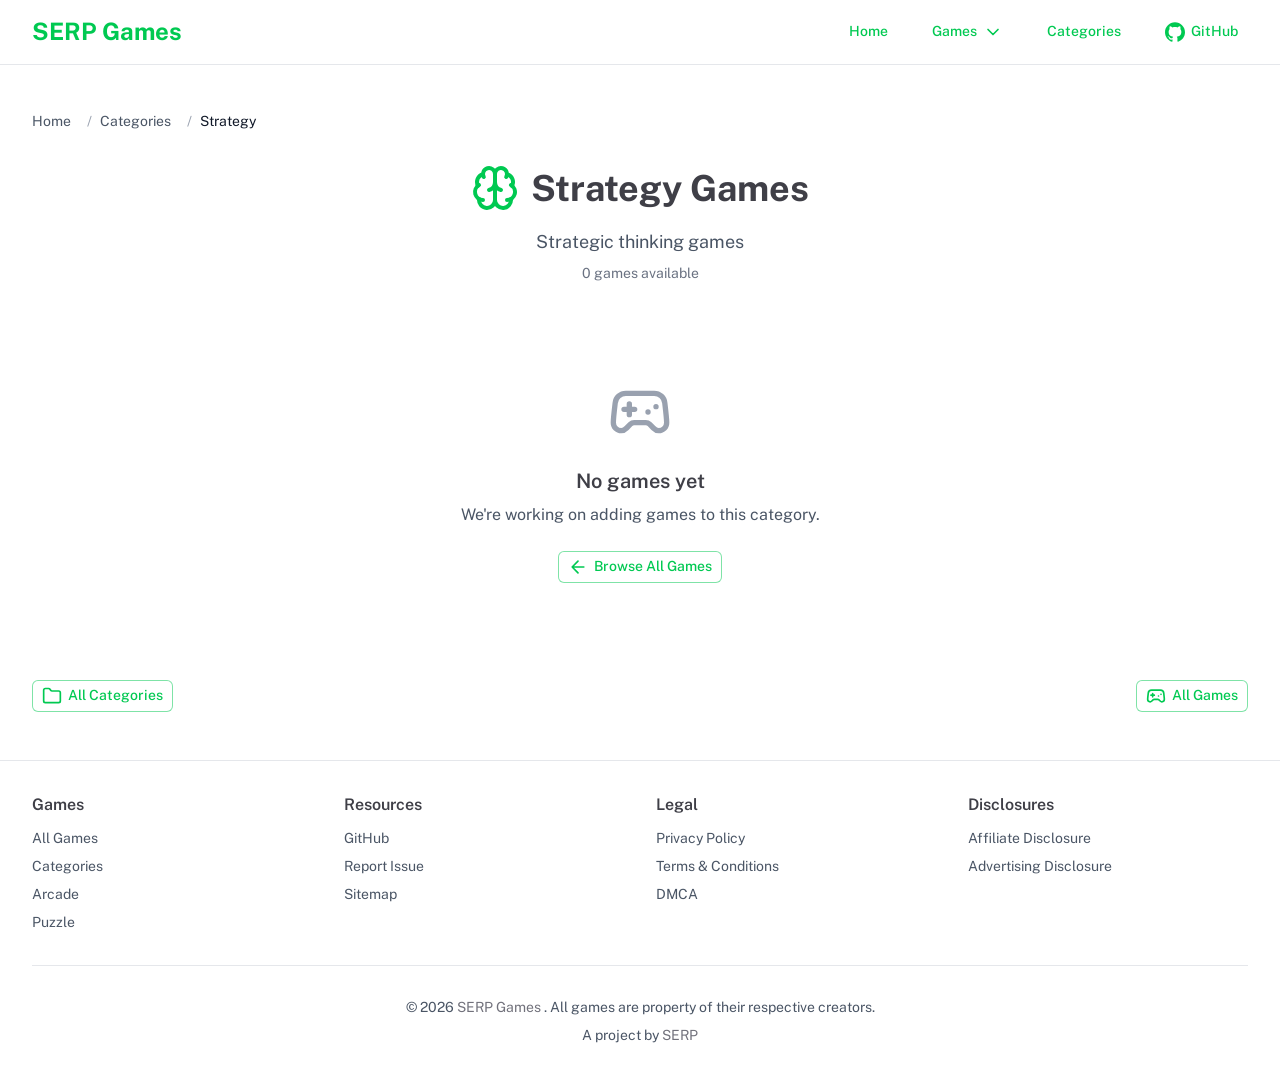
<file: categories/strategy/index.html>
<!DOCTYPE html><html  lang="en"><head><meta charset="utf-8"><meta name="viewport" content="width=device-width, initial-scale=1"><style id="nuxt-ui-colors">@layer base {
  :root {
  --ui-color-primary-50: var(--color-green-50, oklch(98.2% 0.018 155.826));
  --ui-color-primary-100: var(--color-green-100, oklch(96.2% 0.044 156.743));
  --ui-color-primary-200: var(--color-green-200, oklch(92.5% 0.084 155.995));
  --ui-color-primary-300: var(--color-green-300, oklch(87.1% 0.15 154.449));
  --ui-color-primary-400: var(--color-green-400, oklch(79.2% 0.209 151.711));
  --ui-color-primary-500: var(--color-green-500, oklch(72.3% 0.219 149.579));
  --ui-color-primary-600: var(--color-green-600, oklch(62.7% 0.194 149.214));
  --ui-color-primary-700: var(--color-green-700, oklch(52.7% 0.154 150.069));
  --ui-color-primary-800: var(--color-green-800, oklch(44.8% 0.119 151.328));
  --ui-color-primary-900: var(--color-green-900, oklch(39.3% 0.095 152.535));
  --ui-color-primary-950: var(--color-green-950, oklch(26.6% 0.065 152.934));
  --ui-color-secondary-50: var(--color-blue-50, oklch(97% 0.014 254.604));
  --ui-color-secondary-100: var(--color-blue-100, oklch(93.2% 0.032 255.585));
  --ui-color-secondary-200: var(--color-blue-200, oklch(88.2% 0.059 254.128));
  --ui-color-secondary-300: var(--color-blue-300, oklch(80.9% 0.105 251.813));
  --ui-color-secondary-400: var(--color-blue-400, oklch(70.7% 0.165 254.624));
  --ui-color-secondary-500: var(--color-blue-500, oklch(62.3% 0.214 259.815));
  --ui-color-secondary-600: var(--color-blue-600, oklch(54.6% 0.245 262.881));
  --ui-color-secondary-700: var(--color-blue-700, oklch(48.8% 0.243 264.376));
  --ui-color-secondary-800: var(--color-blue-800, oklch(42.4% 0.199 265.638));
  --ui-color-secondary-900: var(--color-blue-900, oklch(37.9% 0.146 265.522));
  --ui-color-secondary-950: var(--color-blue-950, oklch(28.2% 0.091 267.935));
  --ui-color-success-50: var(--color-green-50, oklch(98.2% 0.018 155.826));
  --ui-color-success-100: var(--color-green-100, oklch(96.2% 0.044 156.743));
  --ui-color-success-200: var(--color-green-200, oklch(92.5% 0.084 155.995));
  --ui-color-success-300: var(--color-green-300, oklch(87.1% 0.15 154.449));
  --ui-color-success-400: var(--color-green-400, oklch(79.2% 0.209 151.711));
  --ui-color-success-500: var(--color-green-500, oklch(72.3% 0.219 149.579));
  --ui-color-success-600: var(--color-green-600, oklch(62.7% 0.194 149.214));
  --ui-color-success-700: var(--color-green-700, oklch(52.7% 0.154 150.069));
  --ui-color-success-800: var(--color-green-800, oklch(44.8% 0.119 151.328));
  --ui-color-success-900: var(--color-green-900, oklch(39.3% 0.095 152.535));
  --ui-color-success-950: var(--color-green-950, oklch(26.6% 0.065 152.934));
  --ui-color-info-50: var(--color-blue-50, oklch(97% 0.014 254.604));
  --ui-color-info-100: var(--color-blue-100, oklch(93.2% 0.032 255.585));
  --ui-color-info-200: var(--color-blue-200, oklch(88.2% 0.059 254.128));
  --ui-color-info-300: var(--color-blue-300, oklch(80.9% 0.105 251.813));
  --ui-color-info-400: var(--color-blue-400, oklch(70.7% 0.165 254.624));
  --ui-color-info-500: var(--color-blue-500, oklch(62.3% 0.214 259.815));
  --ui-color-info-600: var(--color-blue-600, oklch(54.6% 0.245 262.881));
  --ui-color-info-700: var(--color-blue-700, oklch(48.8% 0.243 264.376));
  --ui-color-info-800: var(--color-blue-800, oklch(42.4% 0.199 265.638));
  --ui-color-info-900: var(--color-blue-900, oklch(37.9% 0.146 265.522));
  --ui-color-info-950: var(--color-blue-950, oklch(28.2% 0.091 267.935));
  --ui-color-warning-50: var(--color-yellow-50, oklch(98.7% 0.026 102.212));
  --ui-color-warning-100: var(--color-yellow-100, oklch(97.3% 0.071 103.193));
  --ui-color-warning-200: var(--color-yellow-200, oklch(94.5% 0.129 101.54));
  --ui-color-warning-300: var(--color-yellow-300, oklch(90.5% 0.182 98.111));
  --ui-color-warning-400: var(--color-yellow-400, oklch(85.2% 0.199 91.936));
  --ui-color-warning-500: var(--color-yellow-500, oklch(79.5% 0.184 86.047));
  --ui-color-warning-600: var(--color-yellow-600, oklch(68.1% 0.162 75.834));
  --ui-color-warning-700: var(--color-yellow-700, oklch(55.4% 0.135 66.442));
  --ui-color-warning-800: var(--color-yellow-800, oklch(47.6% 0.114 61.907));
  --ui-color-warning-900: var(--color-yellow-900, oklch(42.1% 0.095 57.708));
  --ui-color-warning-950: var(--color-yellow-950, oklch(28.6% 0.066 53.813));
  --ui-color-error-50: var(--color-red-50, oklch(97.1% 0.013 17.38));
  --ui-color-error-100: var(--color-red-100, oklch(93.6% 0.032 17.717));
  --ui-color-error-200: var(--color-red-200, oklch(88.5% 0.062 18.334));
  --ui-color-error-300: var(--color-red-300, oklch(80.8% 0.114 19.571));
  --ui-color-error-400: var(--color-red-400, oklch(70.4% 0.191 22.216));
  --ui-color-error-500: var(--color-red-500, oklch(63.7% 0.237 25.331));
  --ui-color-error-600: var(--color-red-600, oklch(57.7% 0.245 27.325));
  --ui-color-error-700: var(--color-red-700, oklch(50.5% 0.213 27.518));
  --ui-color-error-800: var(--color-red-800, oklch(44.4% 0.177 26.899));
  --ui-color-error-900: var(--color-red-900, oklch(39.6% 0.141 25.723));
  --ui-color-error-950: var(--color-red-950, oklch(25.8% 0.092 26.042));
  --ui-color-neutral-50: var(--color-zinc-50, oklch(98.5% 0 0));
  --ui-color-neutral-100: var(--color-zinc-100, oklch(96.7% 0.001 286.375));
  --ui-color-neutral-200: var(--color-zinc-200, oklch(92% 0.004 286.32));
  --ui-color-neutral-300: var(--color-zinc-300, oklch(87.1% 0.006 286.286));
  --ui-color-neutral-400: var(--color-zinc-400, oklch(70.5% 0.015 286.067));
  --ui-color-neutral-500: var(--color-zinc-500, oklch(55.2% 0.016 285.938));
  --ui-color-neutral-600: var(--color-zinc-600, oklch(44.2% 0.017 285.786));
  --ui-color-neutral-700: var(--color-zinc-700, oklch(37% 0.013 285.805));
  --ui-color-neutral-800: var(--color-zinc-800, oklch(27.4% 0.006 286.033));
  --ui-color-neutral-900: var(--color-zinc-900, oklch(21% 0.006 285.885));
  --ui-color-neutral-950: var(--color-zinc-950, oklch(14.1% 0.005 285.823));
  }
  :root, .light {
  --ui-primary: var(--ui-color-primary-500);
  --ui-secondary: var(--ui-color-secondary-500);
  --ui-success: var(--ui-color-success-500);
  --ui-info: var(--ui-color-info-500);
  --ui-warning: var(--ui-color-warning-500);
  --ui-error: var(--ui-color-error-500);
  }
  .dark {
  --ui-primary: var(--ui-color-primary-400);
  --ui-secondary: var(--ui-color-secondary-400);
  --ui-success: var(--ui-color-success-400);
  --ui-info: var(--ui-color-info-400);
  --ui-warning: var(--ui-color-warning-400);
  --ui-error: var(--ui-color-error-400);
  }
}</style><title>Strategy Games - SERP Games | Serp Games</title><link rel="stylesheet" href="/_nuxt/entry.DVKEUNPn.css" crossorigin><style>@layer components {:where(.i-lucide\:arrow-left){display:inline-block;width:1em;height:1em;background-color:currentColor;-webkit-mask-image:var(--svg);mask-image:var(--svg);-webkit-mask-repeat:no-repeat;mask-repeat:no-repeat;-webkit-mask-size:100% 100%;mask-size:100% 100%;--svg:url("data:image/svg+xml,%3Csvg xmlns='http://www.w3.org/2000/svg' viewBox='0 0 24 24' width='24' height='24'%3E%3Cpath fill='none' stroke='black' stroke-linecap='round' stroke-linejoin='round' stroke-width='2' d='m12 19l-7-7l7-7m7 7H5'/%3E%3C/svg%3E")}:where(.i-lucide\:brain){display:inline-block;width:1em;height:1em;background-color:currentColor;-webkit-mask-image:var(--svg);mask-image:var(--svg);-webkit-mask-repeat:no-repeat;mask-repeat:no-repeat;-webkit-mask-size:100% 100%;mask-size:100% 100%;--svg:url("data:image/svg+xml,%3Csvg xmlns='http://www.w3.org/2000/svg' viewBox='0 0 24 24' width='24' height='24'%3E%3Cg fill='none' stroke='black' stroke-linecap='round' stroke-linejoin='round' stroke-width='2'%3E%3Cpath d='M12 18V5m3 8a4.17 4.17 0 0 1-3-4a4.17 4.17 0 0 1-3 4m8.598-6.5A3 3 0 1 0 12 5a3 3 0 1 0-5.598 1.5'/%3E%3Cpath d='M17.997 5.125a4 4 0 0 1 2.526 5.77'/%3E%3Cpath d='M18 18a4 4 0 0 0 2-7.464'/%3E%3Cpath d='M19.967 17.483A4 4 0 1 1 12 18a4 4 0 1 1-7.967-.517'/%3E%3Cpath d='M6 18a4 4 0 0 1-2-7.464'/%3E%3Cpath d='M6.003 5.125a4 4 0 0 0-2.526 5.77'/%3E%3C/g%3E%3C/svg%3E")}:where(.i-lucide\:chevron-down){display:inline-block;width:1em;height:1em;background-color:currentColor;-webkit-mask-image:var(--svg);mask-image:var(--svg);-webkit-mask-repeat:no-repeat;mask-repeat:no-repeat;-webkit-mask-size:100% 100%;mask-size:100% 100%;--svg:url("data:image/svg+xml,%3Csvg xmlns='http://www.w3.org/2000/svg' viewBox='0 0 24 24' width='24' height='24'%3E%3Cpath fill='none' stroke='black' stroke-linecap='round' stroke-linejoin='round' stroke-width='2' d='m6 9l6 6l6-6'/%3E%3C/svg%3E")}:where(.i-lucide\:folder){display:inline-block;width:1em;height:1em;background-color:currentColor;-webkit-mask-image:var(--svg);mask-image:var(--svg);-webkit-mask-repeat:no-repeat;mask-repeat:no-repeat;-webkit-mask-size:100% 100%;mask-size:100% 100%;--svg:url("data:image/svg+xml,%3Csvg xmlns='http://www.w3.org/2000/svg' viewBox='0 0 24 24' width='24' height='24'%3E%3Cpath fill='none' stroke='black' stroke-linecap='round' stroke-linejoin='round' stroke-width='2' d='M20 20a2 2 0 0 0 2-2V8a2 2 0 0 0-2-2h-7.9a2 2 0 0 1-1.69-.9L9.6 3.9A2 2 0 0 0 7.93 3H4a2 2 0 0 0-2 2v13a2 2 0 0 0 2 2Z'/%3E%3C/svg%3E")}:where(.i-lucide\:gamepad-2){display:inline-block;width:1em;height:1em;background-color:currentColor;-webkit-mask-image:var(--svg);mask-image:var(--svg);-webkit-mask-repeat:no-repeat;mask-repeat:no-repeat;-webkit-mask-size:100% 100%;mask-size:100% 100%;--svg:url("data:image/svg+xml,%3Csvg xmlns='http://www.w3.org/2000/svg' viewBox='0 0 24 24' width='24' height='24'%3E%3Cpath fill='none' stroke='black' stroke-linecap='round' stroke-linejoin='round' stroke-width='2' d='M6 11h4M8 9v4m7-1h.01M18 10h.01m-.69-5H6.68a4 4 0 0 0-3.978 3.59l-.017.152C2.604 9.416 2 14.456 2 16a3 3 0 0 0 3 3c1 0 1.5-.5 2-1l1.414-1.414A2 2 0 0 1 9.828 16h4.344a2 2 0 0 1 1.414.586L17 18c.5.5 1 1 2 1a3 3 0 0 0 3-3c0-1.545-.604-6.584-.685-7.258q-.01-.075-.017-.151A4 4 0 0 0 17.32 5'/%3E%3C/svg%3E")}:where(.i-lucide\:menu){display:inline-block;width:1em;height:1em;background-color:currentColor;-webkit-mask-image:var(--svg);mask-image:var(--svg);-webkit-mask-repeat:no-repeat;mask-repeat:no-repeat;-webkit-mask-size:100% 100%;mask-size:100% 100%;--svg:url("data:image/svg+xml,%3Csvg xmlns='http://www.w3.org/2000/svg' viewBox='0 0 24 24' width='24' height='24'%3E%3Cpath fill='none' stroke='black' stroke-linecap='round' stroke-linejoin='round' stroke-width='2' d='M4 5h16M4 12h16M4 19h16'/%3E%3C/svg%3E")}:where(.i-simple-icons\:github){display:inline-block;width:1em;height:1em;background-color:currentColor;-webkit-mask-image:var(--svg);mask-image:var(--svg);-webkit-mask-repeat:no-repeat;mask-repeat:no-repeat;-webkit-mask-size:100% 100%;mask-size:100% 100%;--svg:url("data:image/svg+xml,%3Csvg xmlns='http://www.w3.org/2000/svg' viewBox='0 0 24 24' width='24' height='24'%3E%3Cpath fill='black' d='M12 .297c-6.63 0-12 5.373-12 12c0 5.303 3.438 9.8 8.205 11.385c.6.113.82-.258.82-.577c0-.285-.01-1.04-.015-2.04c-3.338.724-4.042-1.61-4.042-1.61C4.422 18.07 3.633 17.7 3.633 17.7c-1.087-.744.084-.729.084-.729c1.205.084 1.838 1.236 1.838 1.236c1.07 1.835 2.809 1.305 3.495.998c.108-.776.417-1.305.76-1.605c-2.665-.3-5.466-1.332-5.466-5.93c0-1.31.465-2.38 1.235-3.22c-.135-.303-.54-1.523.105-3.176c0 0 1.005-.322 3.3 1.23c.96-.267 1.98-.399 3-.405c1.02.006 2.04.138 3 .405c2.28-1.552 3.285-1.23 3.285-1.23c.645 1.653.24 2.873.12 3.176c.765.84 1.23 1.91 1.23 3.22c0 4.61-2.805 5.625-5.475 5.92c.42.36.81 1.096.81 2.22c0 1.606-.015 2.896-.015 3.286c0 .315.21.69.825.57C20.565 22.092 24 17.592 24 12.297c0-6.627-5.373-12-12-12'/%3E%3C/svg%3E")}}</style><link href="https://www.googletagmanager.com/gtm.js?id=GTM-5H8JPHTK" rel="preload" crossorigin="anonymous" referrerpolicy="no-referrer" fetchpriority="low" as="script"><link rel="preload" as="fetch" crossorigin="anonymous" href="/categories/strategy/_payload.json?85c7c6aa-9973-434a-ba2e-2df640bedb1e"><link rel="modulepreload" as="script" crossorigin href="/_nuxt/B-ceguj3.js"><link rel="modulepreload" as="script" crossorigin href="/_nuxt/BTyd7HHp.js"><link rel="modulepreload" as="script" crossorigin href="/_nuxt/6oEeiC7I.js"><link rel="modulepreload" as="script" crossorigin href="/_nuxt/C5FKlyvu.js"><link rel="modulepreload" as="script" crossorigin href="/_nuxt/D-eMw3FO.js"><link rel="modulepreload" as="script" crossorigin href="/_nuxt/CWhyA1x8.js"><link rel="modulepreload" as="script" crossorigin href="/_nuxt/BvbqYQHP.js"><link rel="modulepreload" as="script" crossorigin href="/_nuxt/DEdBfNQq.js"><link rel="preload" as="fetch" fetchpriority="low" crossorigin="anonymous" href="/_nuxt/builds/meta/85c7c6aa-9973-434a-ba2e-2df640bedb1e.json"><link rel="prefetch" as="script" crossorigin href="/_nuxt/Pt5GPruw.js"><link rel="prefetch" as="script" crossorigin href="/_nuxt/CxIioPEP.js"><meta name="theme-color" content="#18181b" media="(prefers-color-scheme: dark)"><meta name="theme-color" content="white" media="(prefers-color-scheme: light)"><meta property="og:type" content="website"><meta name="robots" content="index, follow, max-image-preview:large, max-snippet:-1, max-video-preview:-1"><meta name="description" content="Play strategy games on SERP Games. Strategic thinking games"><script type="module" src="/_nuxt/B-ceguj3.js" crossorigin></script><meta name="twitter:card" content="summary_large_image"><meta property="og:title" data-infer="" content="Strategy Games - SERP Games | Serp Games"><meta property="og:description" data-infer="" content="Play strategy games on SERP Games. Strategic thinking games"><link rel="canonical" href="https://serpgames.github.io/categories/strategy"><meta property="og:url" content="https://serpgames.github.io/categories/strategy"><meta property="og:site_name" content="Serp Games"><script>"use strict";(()=>{const t=window,e=document.documentElement,c=["dark","light"],n=getStorageValue("localStorage","nuxt-color-mode")||"system";let i=n==="system"?u():n;const r=e.getAttribute("data-color-mode-forced");r&&(i=r),l(i),t["__NUXT_COLOR_MODE__"]={preference:n,value:i,getColorScheme:u,addColorScheme:l,removeColorScheme:d};function l(o){const s=""+o+"",a="";e.classList?e.classList.add(s):e.className+=" "+s,a&&e.setAttribute("data-"+a,o)}function d(o){const s=""+o+"",a="";e.classList?e.classList.remove(s):e.className=e.className.replace(new RegExp(s,"g"),""),a&&e.removeAttribute("data-"+a)}function f(o){return t.matchMedia("(prefers-color-scheme"+o+")")}function u(){if(t.matchMedia&&f("").media!=="not all"){for(const o of c)if(f(":"+o).matches)return o}return"light"}})();function getStorageValue(t,e){switch(t){case"localStorage":return window.localStorage.getItem(e);case"sessionStorage":return window.sessionStorage.getItem(e);case"cookie":return getCookie(e);default:return null}}function getCookie(t){const c=("; "+window.document.cookie).split("; "+t+"=");if(c.length===2)return c.pop()?.split(";").shift()}</script></head><body><div id="__nuxt" class="isolate"><!--[--><!--[--><!--[--><!--[--><!--[--><div class="flex flex-col min-h-screen"><header class="border-b border-gray-200 dark:border-gray-800 -mb-px"><div class="w-full max-w-(--ui-container) mx-auto px-4 sm:px-6 lg:px-8"><!--[--><div class="flex items-center justify-between h-16"><a href="/" class="flex items-center space-x-2"><span class="text-2xl font-bold text-primary">SERP Games</span></a><nav class="hidden md:block"><ul class="flex items-center space-x-6"><li><!--[--><!--[--><a href="https://serpgames.github.io" rel="noopener noreferrer" class="rounded-md font-medium inline-flex items-center disabled:cursor-not-allowed aria-disabled:cursor-not-allowed disabled:opacity-75 aria-disabled:opacity-75 transition-colors px-2.5 py-1.5 text-sm gap-1.5 text-primary hover:bg-primary/10 active:bg-primary/10 focus:outline-none focus-visible:bg-primary/10 disabled:bg-transparent aria-disabled:bg-transparent dark:disabled:bg-transparent dark:aria-disabled:bg-transparent"><!--[--><!--[--><!----><!--]--><!--[--><span class="truncate">Home</span><!--]--><!--[--><!----><!--]--><!--]--></a><!--]--><!--]--></li><li><!--[--><!--[--><!--[--><!--[--><!--[--><button type="button" id="reka-dropdown-menu-trigger-v-0-0" aria-haspopup="menu" aria-expanded="false" data-state="closed" class="rounded-md font-medium inline-flex items-center disabled:cursor-not-allowed aria-disabled:cursor-not-allowed disabled:opacity-75 aria-disabled:opacity-75 transition-colors px-2.5 py-1.5 text-sm gap-1.5 text-primary hover:bg-primary/10 active:bg-primary/10 focus:outline-none focus-visible:bg-primary/10 disabled:bg-transparent aria-disabled:bg-transparent dark:disabled:bg-transparent dark:aria-disabled:bg-transparent"><!--[--><!--[--><!----><!--]--><!--[--><span class="truncate">Games</span><!--]--><!--[--><span class="iconify i-lucide:chevron-down shrink-0 size-5" aria-hidden="true" style=""></span><!--]--><!--]--></button><!--]--><!--]--><!--[--><!----><!----><!--]--><!--]--><!--]--><!--]--></li><li><!--[--><!--[--><a href="https://serpgames.github.io/categories" rel="noopener noreferrer" class="rounded-md font-medium inline-flex items-center disabled:cursor-not-allowed aria-disabled:cursor-not-allowed disabled:opacity-75 aria-disabled:opacity-75 transition-colors px-2.5 py-1.5 text-sm gap-1.5 text-primary hover:bg-primary/10 active:bg-primary/10 focus:outline-none focus-visible:bg-primary/10 disabled:bg-transparent aria-disabled:bg-transparent dark:disabled:bg-transparent dark:aria-disabled:bg-transparent"><!--[--><!--[--><!----><!--]--><!--[--><span class="truncate">Categories</span><!--]--><!--[--><!----><!--]--><!--]--></a><!--]--><!--]--></li><li><!--[--><!--[--><a href="https://github.com/serpgames" rel="noopener noreferrer" target="_blank" class="rounded-md font-medium inline-flex items-center disabled:cursor-not-allowed aria-disabled:cursor-not-allowed disabled:opacity-75 aria-disabled:opacity-75 transition-colors px-2.5 py-1.5 text-sm gap-1.5 text-primary hover:bg-primary/10 active:bg-primary/10 focus:outline-none focus-visible:bg-primary/10 disabled:bg-transparent aria-disabled:bg-transparent dark:disabled:bg-transparent dark:aria-disabled:bg-transparent"><!--[--><!--[--><span class="iconify i-simple-icons:github shrink-0 size-5" aria-hidden="true" style=""></span><!--]--><!--[--><span class="truncate">GitHub</span><!--]--><!--[--><!----><!--]--><!--]--></a><!--]--><!--]--></li></ul></nav><!--[--><!--[--><button type="button" class="rounded-md font-medium inline-flex items-center disabled:cursor-not-allowed aria-disabled:cursor-not-allowed disabled:opacity-75 aria-disabled:opacity-75 transition-colors text-sm gap-1.5 text-primary hover:bg-primary/10 active:bg-primary/10 focus:outline-none focus-visible:bg-primary/10 disabled:bg-transparent aria-disabled:bg-transparent dark:disabled:bg-transparent dark:aria-disabled:bg-transparent p-1.5 md:hidden"><!--[--><!--[--><span class="iconify i-lucide:menu shrink-0 size-5" aria-hidden="true" style=""></span><!--]--><!--[--><!----><!--]--><!--[--><!----><!--]--><!--]--></button><!--]--><!--]--></div><!----><!--]--></div></header><main class="flex-1"><!--[--><div class="w-full max-w-(--ui-container) mx-auto px-4 sm:px-6 lg:px-8"><!--[--><div class="py-12"><nav class="mb-8"><ol class="flex items-center space-x-2 text-sm"><!--[--><li><!----><a href="/" class="focus-visible:outline-primary transition-colors text-gray-600 dark:text-gray-400 hover:text-primary"><!--[--><!--[-->Home<!--]--><!--]--></a></li><li><span class="text-gray-400 mx-2">/</span><a href="/categories" class="focus-visible:outline-primary transition-colors text-gray-600 dark:text-gray-400 hover:text-primary"><!--[--><!--[-->Categories<!--]--><!--]--></a></li><li><span class="text-gray-400 mx-2">/</span><span class="text-gray-900 dark:text-gray-100">Strategy</span></li><!--]--></ol></nav><div class="text-center mb-12"><div class="flex items-center justify-center mb-4"><span class="iconify i-lucide:brain w-12 h-12 text-primary mr-3" aria-hidden="true" style=""></span><h1 class="text-4xl font-bold">Strategy Games </h1></div><p class="text-gray-600 dark:text-gray-400 text-lg">Strategic thinking games</p><p class="text-sm text-gray-500 mt-2">0 games available </p></div><div class="text-center py-12"><span class="iconify i-lucide:gamepad-2 w-16 h-16 text-gray-400 mx-auto mb-4" aria-hidden="true" style=""></span><h3 class="text-xl font-semibold mb-2">No games yet</h3><p class="text-gray-600 dark:text-gray-400 mb-6">We&#39;re working on adding games to this category.</p><!--[--><!--[--><a href="/games" class="rounded-md font-medium inline-flex items-center disabled:cursor-not-allowed aria-disabled:cursor-not-allowed disabled:opacity-75 aria-disabled:opacity-75 transition-colors px-2.5 py-1.5 text-sm gap-1.5 ring ring-inset ring-primary/50 text-primary hover:bg-primary/10 active:bg-primary/10 disabled:bg-transparent aria-disabled:bg-transparent dark:disabled:bg-transparent dark:aria-disabled:bg-transparent focus:outline-none focus-visible:ring-2 focus-visible:ring-primary"><!--[--><!--[--><span class="iconify i-lucide:arrow-left shrink-0 size-5" aria-hidden="true" style=""></span><!--]--><!--[--><span class="truncate">Browse All Games</span><!--]--><!--[--><!----><!--]--><!--]--></a><!--]--><!--]--></div><div class="mt-12 flex justify-between items-center"><!--[--><a href="/categories" class="rounded-md font-medium inline-flex items-center disabled:cursor-not-allowed aria-disabled:cursor-not-allowed disabled:opacity-75 aria-disabled:opacity-75 transition-colors px-2.5 py-1.5 text-sm gap-1.5 ring ring-inset ring-primary/50 text-primary hover:bg-primary/10 active:bg-primary/10 disabled:bg-transparent aria-disabled:bg-transparent dark:disabled:bg-transparent dark:aria-disabled:bg-transparent focus:outline-none focus-visible:ring-2 focus-visible:ring-primary"><!--[--><!--[--><span class="iconify i-lucide:folder shrink-0 size-5" aria-hidden="true" style=""></span><!--]--><!--[--><span class="truncate">All Categories</span><!--]--><!--[--><!----><!--]--><!--]--></a><!--]--><!--[--><a href="/games" class="rounded-md font-medium inline-flex items-center disabled:cursor-not-allowed aria-disabled:cursor-not-allowed disabled:opacity-75 aria-disabled:opacity-75 transition-colors px-2.5 py-1.5 text-sm gap-1.5 ring ring-inset ring-primary/50 text-primary hover:bg-primary/10 active:bg-primary/10 disabled:bg-transparent aria-disabled:bg-transparent dark:disabled:bg-transparent dark:aria-disabled:bg-transparent focus:outline-none focus-visible:ring-2 focus-visible:ring-primary"><!--[--><!--[--><span class="iconify i-lucide:gamepad-2 shrink-0 size-5" aria-hidden="true" style=""></span><!--]--><!--[--><span class="truncate">All Games</span><!--]--><!--[--><!----><!--]--><!--]--></a><!--]--></div></div><!--]--></div><!--]--></main><footer class="border-t border-gray-200 dark:border-gray-800 mt-auto"><div class="w-full max-w-(--ui-container) mx-auto px-4 sm:px-6 lg:px-8"><!--[--><div class="py-8"><div class="grid grid-cols-2 md:grid-cols-4 gap-8 mb-8"><div><h3 class="font-semibold mb-3"> Games </h3><ul class="space-y-2 text-sm"><li><!--[--><a href="https://serpgames.github.io/games" rel="noopener noreferrer" class="focus-visible:outline-primary transition-colors text-gray-600 dark:text-gray-400 hover:text-primary"><!--[--><!--[--> All Games <!--]--><!--]--></a><!--]--></li><li><!--[--><a href="https://serpgames.github.io/categories" rel="noopener noreferrer" class="focus-visible:outline-primary transition-colors text-gray-600 dark:text-gray-400 hover:text-primary"><!--[--><!--[--> Categories <!--]--><!--]--></a><!--]--></li><li><!--[--><a href="https://serpgames.github.io/categories/arcade" rel="noopener noreferrer" class="focus-visible:outline-primary transition-colors text-gray-600 dark:text-gray-400 hover:text-primary"><!--[--><!--[--> Arcade <!--]--><!--]--></a><!--]--></li><li><!--[--><a href="https://serpgames.github.io/categories/puzzle" rel="noopener noreferrer" class="focus-visible:outline-primary transition-colors text-gray-600 dark:text-gray-400 hover:text-primary"><!--[--><!--[--> Puzzle <!--]--><!--]--></a><!--]--></li></ul></div><div><h3 class="font-semibold mb-3"> Resources </h3><ul class="space-y-2 text-sm"><li><!--[--><a href="https://github.com/serpgames" rel="noopener noreferrer" target="_blank" class="focus-visible:outline-primary transition-colors text-gray-600 dark:text-gray-400 hover:text-primary"><!--[--><!--[--> GitHub <!--]--><!--]--></a><!--]--></li><li><!--[--><a href="https://github.com/serpgames/serpgames.github.io/issues" rel="noopener noreferrer" target="_blank" class="focus-visible:outline-primary transition-colors text-gray-600 dark:text-gray-400 hover:text-primary"><!--[--><!--[--> Report Issue <!--]--><!--]--></a><!--]--></li><li><!--[--><a href="https://serpgames.github.io/sitemap" rel="noopener noreferrer" class="focus-visible:outline-primary transition-colors text-gray-600 dark:text-gray-400 hover:text-primary"><!--[--><!--[--> Sitemap <!--]--><!--]--></a><!--]--></li></ul></div><div><h3 class="font-semibold mb-3"> Legal </h3><ul class="space-y-2 text-sm"><li><!--[--><a href="https://serpgames.github.io/legal/privacy-policy" rel="noopener noreferrer" class="focus-visible:outline-primary transition-colors text-gray-600 dark:text-gray-400 hover:text-primary"><!--[--><!--[--> Privacy Policy <!--]--><!--]--></a><!--]--></li><li><!--[--><a href="https://serpgames.github.io/legal/terms-conditions" rel="noopener noreferrer" class="focus-visible:outline-primary transition-colors text-gray-600 dark:text-gray-400 hover:text-primary"><!--[--><!--[--> Terms &amp; Conditions <!--]--><!--]--></a><!--]--></li><li><!--[--><a href="https://serpgames.github.io/legal/dmca" rel="noopener noreferrer" class="focus-visible:outline-primary transition-colors text-gray-600 dark:text-gray-400 hover:text-primary"><!--[--><!--[--> DMCA <!--]--><!--]--></a><!--]--></li></ul></div><div><h3 class="font-semibold mb-3"> Disclosures </h3><ul class="space-y-2 text-sm"><li><!--[--><a href="https://serpgames.github.io/legal/affiliate-disclosure" rel="noopener noreferrer" class="focus-visible:outline-primary transition-colors text-gray-600 dark:text-gray-400 hover:text-primary"><!--[--><!--[--> Affiliate Disclosure <!--]--><!--]--></a><!--]--></li><li><!--[--><a href="https://serpgames.github.io/legal/advertising-disclosure" rel="noopener noreferrer" class="focus-visible:outline-primary transition-colors text-gray-600 dark:text-gray-400 hover:text-primary"><!--[--><!--[--> Advertising Disclosure <!--]--><!--]--></a><!--]--></li></ul></div></div><div class="border-t border-gray-200 dark:border-gray-800 pt-8 text-center text-sm text-gray-600 dark:text-gray-400"><p> © 2025 <!--[--><a href="https://serp.games" rel="noopener noreferrer" target="_blank" class="focus-visible:outline-primary text-muted transition-colors hover:text-primary"><!--[--><!--[--> SERP Games <!--]--><!--]--></a><!--]--> . All games are property of their respective creators. </p><p class="mt-2"> A project by <!--[--><a href="https://serp.co" rel="noopener noreferrer" target="_blank" class="focus-visible:outline-primary text-muted transition-colors hover:text-primary"><!--[--><!--[--> SERP <!--]--><!--]--></a><!--]--></p></div></div><!--]--></div></footer></div><!--]--><!--]--><!--[--><!--]--><!----><!--]--><!--[--><!--]--><!--]--><!--]--></div><div id="teleports"></div><script type="application/ld+json" data-nuxt-schema-org="true" data-hid="schema-org-graph">{"@context":"https://schema.org","@graph":[{"@id":"https://serpgames.github.io/#website","@type":"WebSite","inLanguage":"en","name":"Serp Games","url":"https://serpgames.github.io/","publisher":{"@id":"https://serpgames.github.io/#identity"}},{"@id":"https://serpgames.github.io/categories/strategy#webpage","@type":"WebPage","description":"Play strategy games on SERP Games. Strategic thinking games","name":"Strategy Games - SERP Games","url":"https://serpgames.github.io/categories/strategy","about":{"@id":"https://serpgames.github.io/#identity"},"isPartOf":{"@id":"https://serpgames.github.io/#website"},"potentialAction":[{"@type":"ReadAction","target":["https://serpgames.github.io/categories/strategy"]}]},{"@id":"https://serpgames.github.io/#identity","@type":"Organization","name":"Serp Games","url":"https://serpgames.github.io"}]}</script><script type="application/json" data-nuxt-data="nuxt-app" data-ssr="true" id="__NUXT_DATA__" data-src="/categories/strategy/_payload.json?85c7c6aa-9973-434a-ba2e-2df640bedb1e">[{"state":1,"once":16,"_errors":17,"serverRendered":5,"path":19,"prerenderedAt":20},["Reactive",2],{"$scolor-mode":3,"$snuxt-seo-utils:routeRules":7,"$stoasts":8,"$ssite-config":9},{"preference":4,"value":4,"unknown":5,"forced":6},"system",true,false,{"head":-1,"seoMeta":-1},[],{"_priority":10,"env":13,"name":14,"url":15},{"name":11,"env":12,"url":11},-3,-15,"production","Serp Games","https://serpgames.github.io",["Set"],["ShallowReactive",18],{},"/categories/strategy",1756893263503]</script><script>window.__NUXT__={};window.__NUXT__.config={public:{appBase:"https://serpgames.github.io","nuxt-scripts":{version:"",defaultScriptOptions:{trigger:"onNuxtReady"}},"seo-utils":{canonicalQueryWhitelist:["page","sort","filter","search","q","category","tag"],canonicalLowercase:true}},app:{baseURL:"/",buildId:"85c7c6aa-9973-434a-ba2e-2df640bedb1e",buildAssetsDir:"/_nuxt/",cdnURL:""}}</script></body></html>
</file>
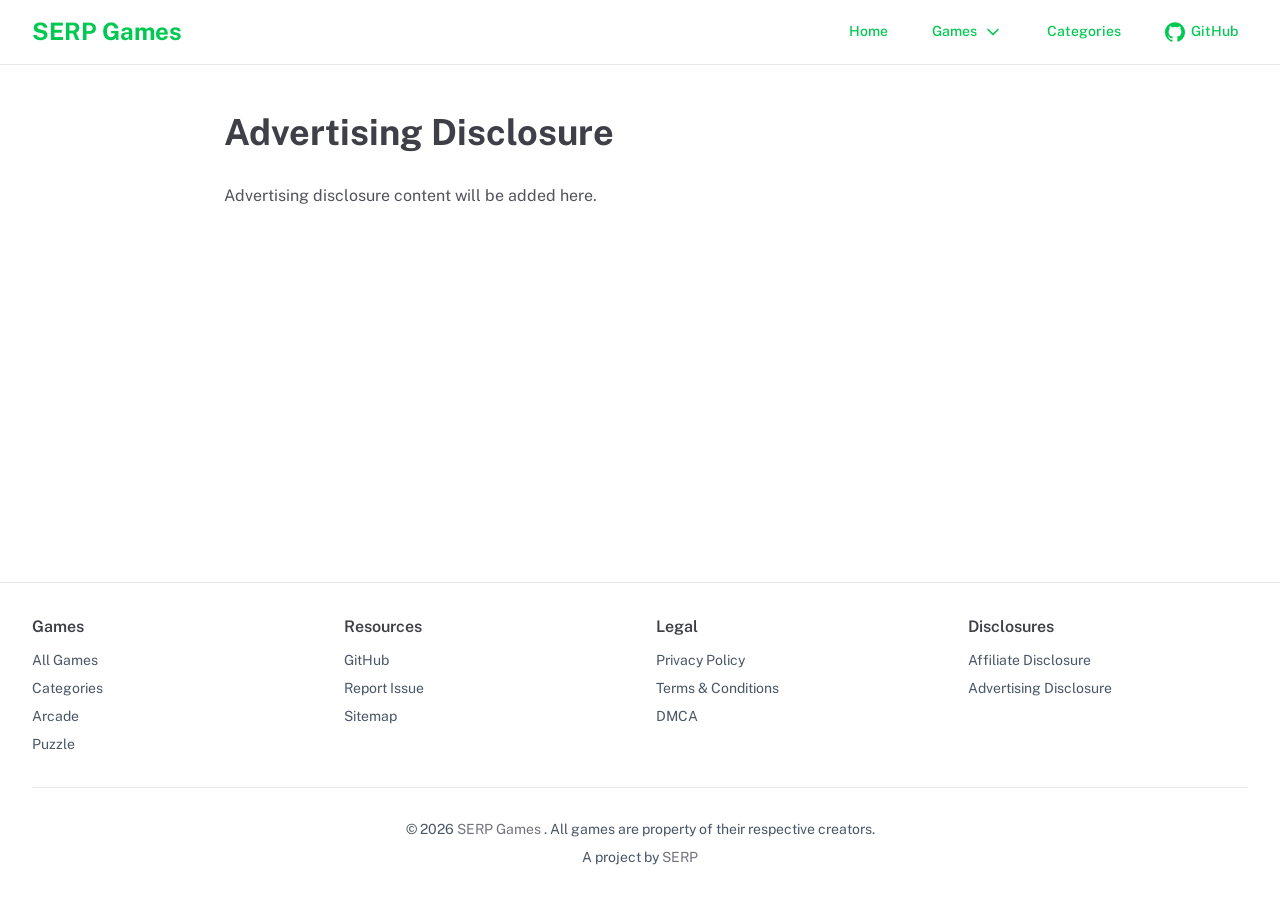
<file: legal/advertising-disclosure/index.html>
<!DOCTYPE html><html  lang="en"><head><meta charset="utf-8"><meta name="viewport" content="width=device-width, initial-scale=1"><style id="nuxt-ui-colors">@layer base {
  :root {
  --ui-color-primary-50: var(--color-green-50, oklch(98.2% 0.018 155.826));
  --ui-color-primary-100: var(--color-green-100, oklch(96.2% 0.044 156.743));
  --ui-color-primary-200: var(--color-green-200, oklch(92.5% 0.084 155.995));
  --ui-color-primary-300: var(--color-green-300, oklch(87.1% 0.15 154.449));
  --ui-color-primary-400: var(--color-green-400, oklch(79.2% 0.209 151.711));
  --ui-color-primary-500: var(--color-green-500, oklch(72.3% 0.219 149.579));
  --ui-color-primary-600: var(--color-green-600, oklch(62.7% 0.194 149.214));
  --ui-color-primary-700: var(--color-green-700, oklch(52.7% 0.154 150.069));
  --ui-color-primary-800: var(--color-green-800, oklch(44.8% 0.119 151.328));
  --ui-color-primary-900: var(--color-green-900, oklch(39.3% 0.095 152.535));
  --ui-color-primary-950: var(--color-green-950, oklch(26.6% 0.065 152.934));
  --ui-color-secondary-50: var(--color-blue-50, oklch(97% 0.014 254.604));
  --ui-color-secondary-100: var(--color-blue-100, oklch(93.2% 0.032 255.585));
  --ui-color-secondary-200: var(--color-blue-200, oklch(88.2% 0.059 254.128));
  --ui-color-secondary-300: var(--color-blue-300, oklch(80.9% 0.105 251.813));
  --ui-color-secondary-400: var(--color-blue-400, oklch(70.7% 0.165 254.624));
  --ui-color-secondary-500: var(--color-blue-500, oklch(62.3% 0.214 259.815));
  --ui-color-secondary-600: var(--color-blue-600, oklch(54.6% 0.245 262.881));
  --ui-color-secondary-700: var(--color-blue-700, oklch(48.8% 0.243 264.376));
  --ui-color-secondary-800: var(--color-blue-800, oklch(42.4% 0.199 265.638));
  --ui-color-secondary-900: var(--color-blue-900, oklch(37.9% 0.146 265.522));
  --ui-color-secondary-950: var(--color-blue-950, oklch(28.2% 0.091 267.935));
  --ui-color-success-50: var(--color-green-50, oklch(98.2% 0.018 155.826));
  --ui-color-success-100: var(--color-green-100, oklch(96.2% 0.044 156.743));
  --ui-color-success-200: var(--color-green-200, oklch(92.5% 0.084 155.995));
  --ui-color-success-300: var(--color-green-300, oklch(87.1% 0.15 154.449));
  --ui-color-success-400: var(--color-green-400, oklch(79.2% 0.209 151.711));
  --ui-color-success-500: var(--color-green-500, oklch(72.3% 0.219 149.579));
  --ui-color-success-600: var(--color-green-600, oklch(62.7% 0.194 149.214));
  --ui-color-success-700: var(--color-green-700, oklch(52.7% 0.154 150.069));
  --ui-color-success-800: var(--color-green-800, oklch(44.8% 0.119 151.328));
  --ui-color-success-900: var(--color-green-900, oklch(39.3% 0.095 152.535));
  --ui-color-success-950: var(--color-green-950, oklch(26.6% 0.065 152.934));
  --ui-color-info-50: var(--color-blue-50, oklch(97% 0.014 254.604));
  --ui-color-info-100: var(--color-blue-100, oklch(93.2% 0.032 255.585));
  --ui-color-info-200: var(--color-blue-200, oklch(88.2% 0.059 254.128));
  --ui-color-info-300: var(--color-blue-300, oklch(80.9% 0.105 251.813));
  --ui-color-info-400: var(--color-blue-400, oklch(70.7% 0.165 254.624));
  --ui-color-info-500: var(--color-blue-500, oklch(62.3% 0.214 259.815));
  --ui-color-info-600: var(--color-blue-600, oklch(54.6% 0.245 262.881));
  --ui-color-info-700: var(--color-blue-700, oklch(48.8% 0.243 264.376));
  --ui-color-info-800: var(--color-blue-800, oklch(42.4% 0.199 265.638));
  --ui-color-info-900: var(--color-blue-900, oklch(37.9% 0.146 265.522));
  --ui-color-info-950: var(--color-blue-950, oklch(28.2% 0.091 267.935));
  --ui-color-warning-50: var(--color-yellow-50, oklch(98.7% 0.026 102.212));
  --ui-color-warning-100: var(--color-yellow-100, oklch(97.3% 0.071 103.193));
  --ui-color-warning-200: var(--color-yellow-200, oklch(94.5% 0.129 101.54));
  --ui-color-warning-300: var(--color-yellow-300, oklch(90.5% 0.182 98.111));
  --ui-color-warning-400: var(--color-yellow-400, oklch(85.2% 0.199 91.936));
  --ui-color-warning-500: var(--color-yellow-500, oklch(79.5% 0.184 86.047));
  --ui-color-warning-600: var(--color-yellow-600, oklch(68.1% 0.162 75.834));
  --ui-color-warning-700: var(--color-yellow-700, oklch(55.4% 0.135 66.442));
  --ui-color-warning-800: var(--color-yellow-800, oklch(47.6% 0.114 61.907));
  --ui-color-warning-900: var(--color-yellow-900, oklch(42.1% 0.095 57.708));
  --ui-color-warning-950: var(--color-yellow-950, oklch(28.6% 0.066 53.813));
  --ui-color-error-50: var(--color-red-50, oklch(97.1% 0.013 17.38));
  --ui-color-error-100: var(--color-red-100, oklch(93.6% 0.032 17.717));
  --ui-color-error-200: var(--color-red-200, oklch(88.5% 0.062 18.334));
  --ui-color-error-300: var(--color-red-300, oklch(80.8% 0.114 19.571));
  --ui-color-error-400: var(--color-red-400, oklch(70.4% 0.191 22.216));
  --ui-color-error-500: var(--color-red-500, oklch(63.7% 0.237 25.331));
  --ui-color-error-600: var(--color-red-600, oklch(57.7% 0.245 27.325));
  --ui-color-error-700: var(--color-red-700, oklch(50.5% 0.213 27.518));
  --ui-color-error-800: var(--color-red-800, oklch(44.4% 0.177 26.899));
  --ui-color-error-900: var(--color-red-900, oklch(39.6% 0.141 25.723));
  --ui-color-error-950: var(--color-red-950, oklch(25.8% 0.092 26.042));
  --ui-color-neutral-50: var(--color-zinc-50, oklch(98.5% 0 0));
  --ui-color-neutral-100: var(--color-zinc-100, oklch(96.7% 0.001 286.375));
  --ui-color-neutral-200: var(--color-zinc-200, oklch(92% 0.004 286.32));
  --ui-color-neutral-300: var(--color-zinc-300, oklch(87.1% 0.006 286.286));
  --ui-color-neutral-400: var(--color-zinc-400, oklch(70.5% 0.015 286.067));
  --ui-color-neutral-500: var(--color-zinc-500, oklch(55.2% 0.016 285.938));
  --ui-color-neutral-600: var(--color-zinc-600, oklch(44.2% 0.017 285.786));
  --ui-color-neutral-700: var(--color-zinc-700, oklch(37% 0.013 285.805));
  --ui-color-neutral-800: var(--color-zinc-800, oklch(27.4% 0.006 286.033));
  --ui-color-neutral-900: var(--color-zinc-900, oklch(21% 0.006 285.885));
  --ui-color-neutral-950: var(--color-zinc-950, oklch(14.1% 0.005 285.823));
  }
  :root, .light {
  --ui-primary: var(--ui-color-primary-500);
  --ui-secondary: var(--ui-color-secondary-500);
  --ui-success: var(--ui-color-success-500);
  --ui-info: var(--ui-color-info-500);
  --ui-warning: var(--ui-color-warning-500);
  --ui-error: var(--ui-color-error-500);
  }
  .dark {
  --ui-primary: var(--ui-color-primary-400);
  --ui-secondary: var(--ui-color-secondary-400);
  --ui-success: var(--ui-color-success-400);
  --ui-info: var(--ui-color-info-400);
  --ui-warning: var(--ui-color-warning-400);
  --ui-error: var(--ui-color-error-400);
  }
}</style><link rel="stylesheet" href="/_nuxt/entry.DVKEUNPn.css" crossorigin><style>@layer components {:where(.i-lucide\:chevron-down){display:inline-block;width:1em;height:1em;background-color:currentColor;-webkit-mask-image:var(--svg);mask-image:var(--svg);-webkit-mask-repeat:no-repeat;mask-repeat:no-repeat;-webkit-mask-size:100% 100%;mask-size:100% 100%;--svg:url("data:image/svg+xml,%3Csvg xmlns='http://www.w3.org/2000/svg' viewBox='0 0 24 24' width='24' height='24'%3E%3Cpath fill='none' stroke='black' stroke-linecap='round' stroke-linejoin='round' stroke-width='2' d='m6 9l6 6l6-6'/%3E%3C/svg%3E")}:where(.i-lucide\:menu){display:inline-block;width:1em;height:1em;background-color:currentColor;-webkit-mask-image:var(--svg);mask-image:var(--svg);-webkit-mask-repeat:no-repeat;mask-repeat:no-repeat;-webkit-mask-size:100% 100%;mask-size:100% 100%;--svg:url("data:image/svg+xml,%3Csvg xmlns='http://www.w3.org/2000/svg' viewBox='0 0 24 24' width='24' height='24'%3E%3Cpath fill='none' stroke='black' stroke-linecap='round' stroke-linejoin='round' stroke-width='2' d='M4 5h16M4 12h16M4 19h16'/%3E%3C/svg%3E")}:where(.i-simple-icons\:github){display:inline-block;width:1em;height:1em;background-color:currentColor;-webkit-mask-image:var(--svg);mask-image:var(--svg);-webkit-mask-repeat:no-repeat;mask-repeat:no-repeat;-webkit-mask-size:100% 100%;mask-size:100% 100%;--svg:url("data:image/svg+xml,%3Csvg xmlns='http://www.w3.org/2000/svg' viewBox='0 0 24 24' width='24' height='24'%3E%3Cpath fill='black' d='M12 .297c-6.63 0-12 5.373-12 12c0 5.303 3.438 9.8 8.205 11.385c.6.113.82-.258.82-.577c0-.285-.01-1.04-.015-2.04c-3.338.724-4.042-1.61-4.042-1.61C4.422 18.07 3.633 17.7 3.633 17.7c-1.087-.744.084-.729.084-.729c1.205.084 1.838 1.236 1.838 1.236c1.07 1.835 2.809 1.305 3.495.998c.108-.776.417-1.305.76-1.605c-2.665-.3-5.466-1.332-5.466-5.93c0-1.31.465-2.38 1.235-3.22c-.135-.303-.54-1.523.105-3.176c0 0 1.005-.322 3.3 1.23c.96-.267 1.98-.399 3-.405c1.02.006 2.04.138 3 .405c2.28-1.552 3.285-1.23 3.285-1.23c.645 1.653.24 2.873.12 3.176c.765.84 1.23 1.91 1.23 3.22c0 4.61-2.805 5.625-5.475 5.92c.42.36.81 1.096.81 2.22c0 1.606-.015 2.896-.015 3.286c0 .315.21.69.825.57C20.565 22.092 24 17.592 24 12.297c0-6.627-5.373-12-12-12'/%3E%3C/svg%3E")}}</style><link href="https://www.googletagmanager.com/gtm.js?id=GTM-5H8JPHTK" rel="preload" crossorigin="anonymous" referrerpolicy="no-referrer" fetchpriority="low" as="script"><link rel="preload" as="fetch" crossorigin="anonymous" href="/legal/advertising-disclosure/_payload.json?85c7c6aa-9973-434a-ba2e-2df640bedb1e"><link rel="modulepreload" as="script" crossorigin href="/_nuxt/B-ceguj3.js"><link rel="modulepreload" as="script" crossorigin href="/_nuxt/BTyd7HHp.js"><link rel="modulepreload" as="script" crossorigin href="/_nuxt/6oEeiC7I.js"><link rel="modulepreload" as="script" crossorigin href="/_nuxt/DVfHbTJB.js"><link rel="preload" as="fetch" fetchpriority="low" crossorigin="anonymous" href="/_nuxt/builds/meta/85c7c6aa-9973-434a-ba2e-2df640bedb1e.json"><link rel="prefetch" as="script" crossorigin href="/_nuxt/Pt5GPruw.js"><link rel="prefetch" as="script" crossorigin href="/_nuxt/CxIioPEP.js"><meta name="theme-color" content="#18181b" media="(prefers-color-scheme: dark)"><meta name="theme-color" content="white" media="(prefers-color-scheme: light)"><meta property="og:type" content="website"><meta name="robots" content="index, follow, max-image-preview:large, max-snippet:-1, max-video-preview:-1"><script type="module" src="/_nuxt/B-ceguj3.js" crossorigin></script><title>Advertising Disclosure | Serp Games</title><meta name="twitter:card" content="summary_large_image"><meta property="og:title" data-infer="" content="Advertising Disclosure | Serp Games"><link rel="canonical" href="https://serpgames.github.io/legal/advertising-disclosure"><meta property="og:url" content="https://serpgames.github.io/legal/advertising-disclosure"><meta property="og:site_name" content="Serp Games"><script>"use strict";(()=>{const t=window,e=document.documentElement,c=["dark","light"],n=getStorageValue("localStorage","nuxt-color-mode")||"system";let i=n==="system"?u():n;const r=e.getAttribute("data-color-mode-forced");r&&(i=r),l(i),t["__NUXT_COLOR_MODE__"]={preference:n,value:i,getColorScheme:u,addColorScheme:l,removeColorScheme:d};function l(o){const s=""+o+"",a="";e.classList?e.classList.add(s):e.className+=" "+s,a&&e.setAttribute("data-"+a,o)}function d(o){const s=""+o+"",a="";e.classList?e.classList.remove(s):e.className=e.className.replace(new RegExp(s,"g"),""),a&&e.removeAttribute("data-"+a)}function f(o){return t.matchMedia("(prefers-color-scheme"+o+")")}function u(){if(t.matchMedia&&f("").media!=="not all"){for(const o of c)if(f(":"+o).matches)return o}return"light"}})();function getStorageValue(t,e){switch(t){case"localStorage":return window.localStorage.getItem(e);case"sessionStorage":return window.sessionStorage.getItem(e);case"cookie":return getCookie(e);default:return null}}function getCookie(t){const c=("; "+window.document.cookie).split("; "+t+"=");if(c.length===2)return c.pop()?.split(";").shift()}</script></head><body><div id="__nuxt" class="isolate"><!--[--><!--[--><!--[--><!--[--><!--[--><div class="flex flex-col min-h-screen"><header class="border-b border-gray-200 dark:border-gray-800 -mb-px"><div class="w-full max-w-(--ui-container) mx-auto px-4 sm:px-6 lg:px-8"><!--[--><div class="flex items-center justify-between h-16"><a href="/" class="flex items-center space-x-2"><span class="text-2xl font-bold text-primary">SERP Games</span></a><nav class="hidden md:block"><ul class="flex items-center space-x-6"><li><!--[--><!--[--><a href="https://serpgames.github.io" rel="noopener noreferrer" class="rounded-md font-medium inline-flex items-center disabled:cursor-not-allowed aria-disabled:cursor-not-allowed disabled:opacity-75 aria-disabled:opacity-75 transition-colors px-2.5 py-1.5 text-sm gap-1.5 text-primary hover:bg-primary/10 active:bg-primary/10 focus:outline-none focus-visible:bg-primary/10 disabled:bg-transparent aria-disabled:bg-transparent dark:disabled:bg-transparent dark:aria-disabled:bg-transparent"><!--[--><!--[--><!----><!--]--><!--[--><span class="truncate">Home</span><!--]--><!--[--><!----><!--]--><!--]--></a><!--]--><!--]--></li><li><!--[--><!--[--><!--[--><!--[--><!--[--><button type="button" id="reka-dropdown-menu-trigger-v-0-0" aria-haspopup="menu" aria-expanded="false" data-state="closed" class="rounded-md font-medium inline-flex items-center disabled:cursor-not-allowed aria-disabled:cursor-not-allowed disabled:opacity-75 aria-disabled:opacity-75 transition-colors px-2.5 py-1.5 text-sm gap-1.5 text-primary hover:bg-primary/10 active:bg-primary/10 focus:outline-none focus-visible:bg-primary/10 disabled:bg-transparent aria-disabled:bg-transparent dark:disabled:bg-transparent dark:aria-disabled:bg-transparent"><!--[--><!--[--><!----><!--]--><!--[--><span class="truncate">Games</span><!--]--><!--[--><span class="iconify i-lucide:chevron-down shrink-0 size-5" aria-hidden="true" style=""></span><!--]--><!--]--></button><!--]--><!--]--><!--[--><!----><!----><!--]--><!--]--><!--]--><!--]--></li><li><!--[--><!--[--><a href="https://serpgames.github.io/categories" rel="noopener noreferrer" class="rounded-md font-medium inline-flex items-center disabled:cursor-not-allowed aria-disabled:cursor-not-allowed disabled:opacity-75 aria-disabled:opacity-75 transition-colors px-2.5 py-1.5 text-sm gap-1.5 text-primary hover:bg-primary/10 active:bg-primary/10 focus:outline-none focus-visible:bg-primary/10 disabled:bg-transparent aria-disabled:bg-transparent dark:disabled:bg-transparent dark:aria-disabled:bg-transparent"><!--[--><!--[--><!----><!--]--><!--[--><span class="truncate">Categories</span><!--]--><!--[--><!----><!--]--><!--]--></a><!--]--><!--]--></li><li><!--[--><!--[--><a href="https://github.com/serpgames" rel="noopener noreferrer" target="_blank" class="rounded-md font-medium inline-flex items-center disabled:cursor-not-allowed aria-disabled:cursor-not-allowed disabled:opacity-75 aria-disabled:opacity-75 transition-colors px-2.5 py-1.5 text-sm gap-1.5 text-primary hover:bg-primary/10 active:bg-primary/10 focus:outline-none focus-visible:bg-primary/10 disabled:bg-transparent aria-disabled:bg-transparent dark:disabled:bg-transparent dark:aria-disabled:bg-transparent"><!--[--><!--[--><span class="iconify i-simple-icons:github shrink-0 size-5" aria-hidden="true" style=""></span><!--]--><!--[--><span class="truncate">GitHub</span><!--]--><!--[--><!----><!--]--><!--]--></a><!--]--><!--]--></li></ul></nav><!--[--><!--[--><button type="button" class="rounded-md font-medium inline-flex items-center disabled:cursor-not-allowed aria-disabled:cursor-not-allowed disabled:opacity-75 aria-disabled:opacity-75 transition-colors text-sm gap-1.5 text-primary hover:bg-primary/10 active:bg-primary/10 focus:outline-none focus-visible:bg-primary/10 disabled:bg-transparent aria-disabled:bg-transparent dark:disabled:bg-transparent dark:aria-disabled:bg-transparent p-1.5 md:hidden"><!--[--><!--[--><span class="iconify i-lucide:menu shrink-0 size-5" aria-hidden="true" style=""></span><!--]--><!--[--><!----><!--]--><!--[--><!----><!--]--><!--]--></button><!--]--><!--]--></div><!----><!--]--></div></header><main class="flex-1"><!--[--><div class="w-full mx-auto px-4 sm:px-6 lg:px-8 py-12 max-w-4xl text-toned"><!--[--><h1 class="text-4xl font-bold mb-8 text-default"> Advertising Disclosure </h1><p> Advertising disclosure content will be added here. </p><!--]--></div><!--]--></main><footer class="border-t border-gray-200 dark:border-gray-800 mt-auto"><div class="w-full max-w-(--ui-container) mx-auto px-4 sm:px-6 lg:px-8"><!--[--><div class="py-8"><div class="grid grid-cols-2 md:grid-cols-4 gap-8 mb-8"><div><h3 class="font-semibold mb-3"> Games </h3><ul class="space-y-2 text-sm"><li><!--[--><a href="https://serpgames.github.io/games" rel="noopener noreferrer" class="focus-visible:outline-primary transition-colors text-gray-600 dark:text-gray-400 hover:text-primary"><!--[--><!--[--> All Games <!--]--><!--]--></a><!--]--></li><li><!--[--><a href="https://serpgames.github.io/categories" rel="noopener noreferrer" class="focus-visible:outline-primary transition-colors text-gray-600 dark:text-gray-400 hover:text-primary"><!--[--><!--[--> Categories <!--]--><!--]--></a><!--]--></li><li><!--[--><a href="https://serpgames.github.io/categories/arcade" rel="noopener noreferrer" class="focus-visible:outline-primary transition-colors text-gray-600 dark:text-gray-400 hover:text-primary"><!--[--><!--[--> Arcade <!--]--><!--]--></a><!--]--></li><li><!--[--><a href="https://serpgames.github.io/categories/puzzle" rel="noopener noreferrer" class="focus-visible:outline-primary transition-colors text-gray-600 dark:text-gray-400 hover:text-primary"><!--[--><!--[--> Puzzle <!--]--><!--]--></a><!--]--></li></ul></div><div><h3 class="font-semibold mb-3"> Resources </h3><ul class="space-y-2 text-sm"><li><!--[--><a href="https://github.com/serpgames" rel="noopener noreferrer" target="_blank" class="focus-visible:outline-primary transition-colors text-gray-600 dark:text-gray-400 hover:text-primary"><!--[--><!--[--> GitHub <!--]--><!--]--></a><!--]--></li><li><!--[--><a href="https://github.com/serpgames/serpgames.github.io/issues" rel="noopener noreferrer" target="_blank" class="focus-visible:outline-primary transition-colors text-gray-600 dark:text-gray-400 hover:text-primary"><!--[--><!--[--> Report Issue <!--]--><!--]--></a><!--]--></li><li><!--[--><a href="https://serpgames.github.io/sitemap" rel="noopener noreferrer" class="focus-visible:outline-primary transition-colors text-gray-600 dark:text-gray-400 hover:text-primary"><!--[--><!--[--> Sitemap <!--]--><!--]--></a><!--]--></li></ul></div><div><h3 class="font-semibold mb-3"> Legal </h3><ul class="space-y-2 text-sm"><li><!--[--><a href="https://serpgames.github.io/legal/privacy-policy" rel="noopener noreferrer" class="focus-visible:outline-primary transition-colors text-gray-600 dark:text-gray-400 hover:text-primary"><!--[--><!--[--> Privacy Policy <!--]--><!--]--></a><!--]--></li><li><!--[--><a href="https://serpgames.github.io/legal/terms-conditions" rel="noopener noreferrer" class="focus-visible:outline-primary transition-colors text-gray-600 dark:text-gray-400 hover:text-primary"><!--[--><!--[--> Terms &amp; Conditions <!--]--><!--]--></a><!--]--></li><li><!--[--><a href="https://serpgames.github.io/legal/dmca" rel="noopener noreferrer" class="focus-visible:outline-primary transition-colors text-gray-600 dark:text-gray-400 hover:text-primary"><!--[--><!--[--> DMCA <!--]--><!--]--></a><!--]--></li></ul></div><div><h3 class="font-semibold mb-3"> Disclosures </h3><ul class="space-y-2 text-sm"><li><!--[--><a href="https://serpgames.github.io/legal/affiliate-disclosure" rel="noopener noreferrer" class="focus-visible:outline-primary transition-colors text-gray-600 dark:text-gray-400 hover:text-primary"><!--[--><!--[--> Affiliate Disclosure <!--]--><!--]--></a><!--]--></li><li><!--[--><a href="https://serpgames.github.io/legal/advertising-disclosure" rel="noopener noreferrer" class="focus-visible:outline-primary transition-colors text-gray-600 dark:text-gray-400 hover:text-primary"><!--[--><!--[--> Advertising Disclosure <!--]--><!--]--></a><!--]--></li></ul></div></div><div class="border-t border-gray-200 dark:border-gray-800 pt-8 text-center text-sm text-gray-600 dark:text-gray-400"><p> © 2025 <!--[--><a href="https://serp.games" rel="noopener noreferrer" target="_blank" class="focus-visible:outline-primary text-muted transition-colors hover:text-primary"><!--[--><!--[--> SERP Games <!--]--><!--]--></a><!--]--> . All games are property of their respective creators. </p><p class="mt-2"> A project by <!--[--><a href="https://serp.co" rel="noopener noreferrer" target="_blank" class="focus-visible:outline-primary text-muted transition-colors hover:text-primary"><!--[--><!--[--> SERP <!--]--><!--]--></a><!--]--></p></div></div><!--]--></div></footer></div><!--]--><!--]--><!--[--><!--]--><!----><!--]--><!--[--><!--]--><!--]--><!--]--></div><div id="teleports"></div><script type="application/ld+json" data-nuxt-schema-org="true" data-hid="schema-org-graph">{"@context":"https://schema.org","@graph":[{"@id":"https://serpgames.github.io/#website","@type":"WebSite","inLanguage":"en","name":"Serp Games","url":"https://serpgames.github.io/","publisher":{"@id":"https://serpgames.github.io/#identity"}},{"@id":"https://serpgames.github.io/legal/advertising-disclosure#webpage","@type":"WebPage","name":"Advertising Disclosure","url":"https://serpgames.github.io/legal/advertising-disclosure","about":{"@id":"https://serpgames.github.io/#identity"},"isPartOf":{"@id":"https://serpgames.github.io/#website"},"potentialAction":[{"@type":"ReadAction","target":["https://serpgames.github.io/legal/advertising-disclosure"]}]},{"@id":"https://serpgames.github.io/#identity","@type":"Organization","name":"Serp Games","url":"https://serpgames.github.io"}]}</script><script type="application/json" data-nuxt-data="nuxt-app" data-ssr="true" id="__NUXT_DATA__" data-src="/legal/advertising-disclosure/_payload.json?85c7c6aa-9973-434a-ba2e-2df640bedb1e">[{"state":1,"once":16,"_errors":17,"serverRendered":5,"path":19,"prerenderedAt":20},["Reactive",2],{"$scolor-mode":3,"$snuxt-seo-utils:routeRules":7,"$stoasts":8,"$ssite-config":9},{"preference":4,"value":4,"unknown":5,"forced":6},"system",true,false,{"head":-1,"seoMeta":-1},[],{"_priority":10,"env":13,"name":14,"url":15},{"name":11,"env":12,"url":11},-3,-15,"production","Serp Games","https://serpgames.github.io",["Set"],["ShallowReactive",18],{},"/legal/advertising-disclosure",1756893263181]</script><script>window.__NUXT__={};window.__NUXT__.config={public:{appBase:"https://serpgames.github.io","nuxt-scripts":{version:"",defaultScriptOptions:{trigger:"onNuxtReady"}},"seo-utils":{canonicalQueryWhitelist:["page","sort","filter","search","q","category","tag"],canonicalLowercase:true}},app:{baseURL:"/",buildId:"85c7c6aa-9973-434a-ba2e-2df640bedb1e",buildAssetsDir:"/_nuxt/",cdnURL:""}}</script></body></html>
</file>
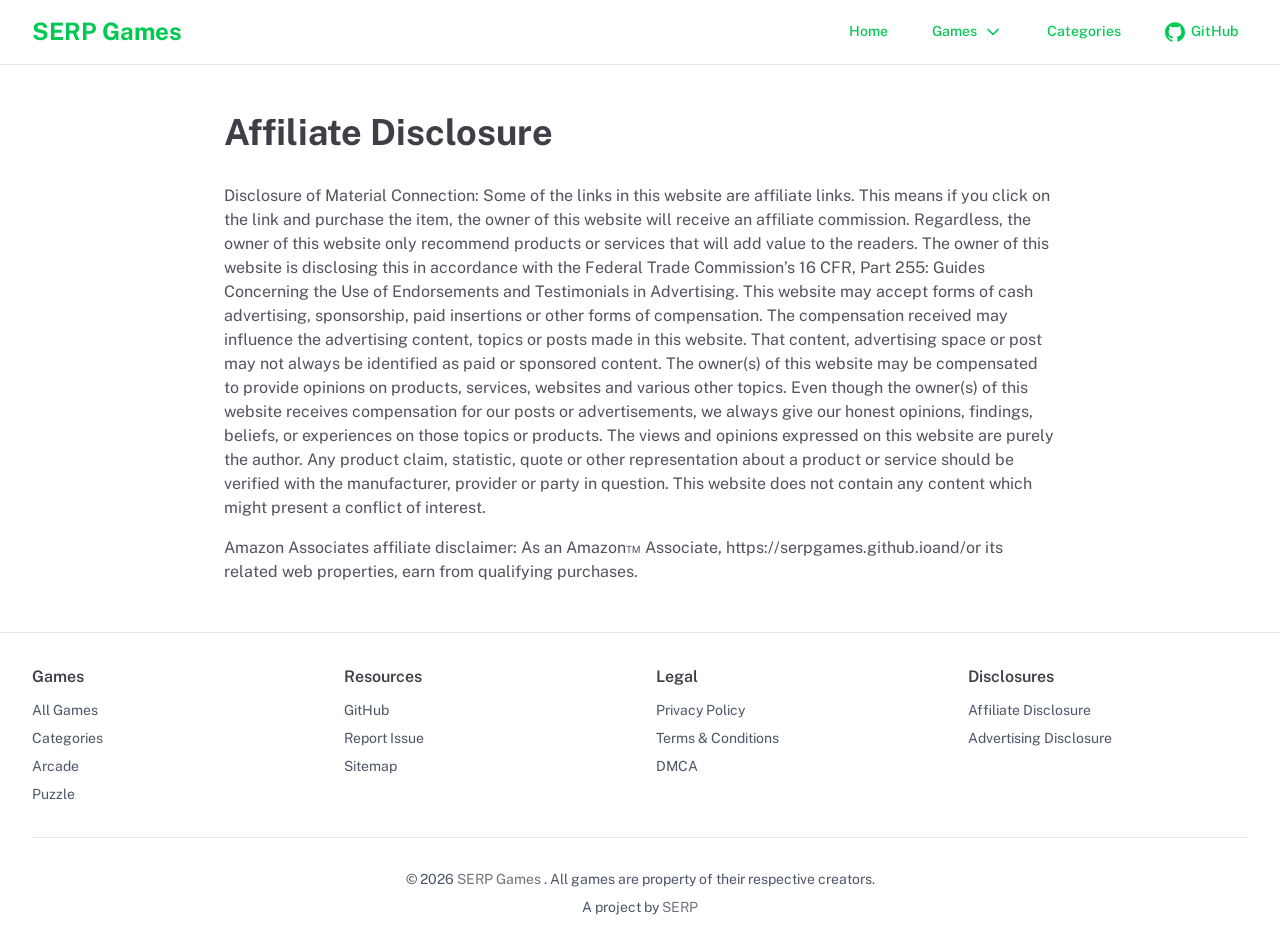
<file: legal/affiliate-disclosure/index.html>
<!DOCTYPE html><html  lang="en"><head><meta charset="utf-8"><meta name="viewport" content="width=device-width, initial-scale=1"><style id="nuxt-ui-colors">@layer base {
  :root {
  --ui-color-primary-50: var(--color-green-50, oklch(98.2% 0.018 155.826));
  --ui-color-primary-100: var(--color-green-100, oklch(96.2% 0.044 156.743));
  --ui-color-primary-200: var(--color-green-200, oklch(92.5% 0.084 155.995));
  --ui-color-primary-300: var(--color-green-300, oklch(87.1% 0.15 154.449));
  --ui-color-primary-400: var(--color-green-400, oklch(79.2% 0.209 151.711));
  --ui-color-primary-500: var(--color-green-500, oklch(72.3% 0.219 149.579));
  --ui-color-primary-600: var(--color-green-600, oklch(62.7% 0.194 149.214));
  --ui-color-primary-700: var(--color-green-700, oklch(52.7% 0.154 150.069));
  --ui-color-primary-800: var(--color-green-800, oklch(44.8% 0.119 151.328));
  --ui-color-primary-900: var(--color-green-900, oklch(39.3% 0.095 152.535));
  --ui-color-primary-950: var(--color-green-950, oklch(26.6% 0.065 152.934));
  --ui-color-secondary-50: var(--color-blue-50, oklch(97% 0.014 254.604));
  --ui-color-secondary-100: var(--color-blue-100, oklch(93.2% 0.032 255.585));
  --ui-color-secondary-200: var(--color-blue-200, oklch(88.2% 0.059 254.128));
  --ui-color-secondary-300: var(--color-blue-300, oklch(80.9% 0.105 251.813));
  --ui-color-secondary-400: var(--color-blue-400, oklch(70.7% 0.165 254.624));
  --ui-color-secondary-500: var(--color-blue-500, oklch(62.3% 0.214 259.815));
  --ui-color-secondary-600: var(--color-blue-600, oklch(54.6% 0.245 262.881));
  --ui-color-secondary-700: var(--color-blue-700, oklch(48.8% 0.243 264.376));
  --ui-color-secondary-800: var(--color-blue-800, oklch(42.4% 0.199 265.638));
  --ui-color-secondary-900: var(--color-blue-900, oklch(37.9% 0.146 265.522));
  --ui-color-secondary-950: var(--color-blue-950, oklch(28.2% 0.091 267.935));
  --ui-color-success-50: var(--color-green-50, oklch(98.2% 0.018 155.826));
  --ui-color-success-100: var(--color-green-100, oklch(96.2% 0.044 156.743));
  --ui-color-success-200: var(--color-green-200, oklch(92.5% 0.084 155.995));
  --ui-color-success-300: var(--color-green-300, oklch(87.1% 0.15 154.449));
  --ui-color-success-400: var(--color-green-400, oklch(79.2% 0.209 151.711));
  --ui-color-success-500: var(--color-green-500, oklch(72.3% 0.219 149.579));
  --ui-color-success-600: var(--color-green-600, oklch(62.7% 0.194 149.214));
  --ui-color-success-700: var(--color-green-700, oklch(52.7% 0.154 150.069));
  --ui-color-success-800: var(--color-green-800, oklch(44.8% 0.119 151.328));
  --ui-color-success-900: var(--color-green-900, oklch(39.3% 0.095 152.535));
  --ui-color-success-950: var(--color-green-950, oklch(26.6% 0.065 152.934));
  --ui-color-info-50: var(--color-blue-50, oklch(97% 0.014 254.604));
  --ui-color-info-100: var(--color-blue-100, oklch(93.2% 0.032 255.585));
  --ui-color-info-200: var(--color-blue-200, oklch(88.2% 0.059 254.128));
  --ui-color-info-300: var(--color-blue-300, oklch(80.9% 0.105 251.813));
  --ui-color-info-400: var(--color-blue-400, oklch(70.7% 0.165 254.624));
  --ui-color-info-500: var(--color-blue-500, oklch(62.3% 0.214 259.815));
  --ui-color-info-600: var(--color-blue-600, oklch(54.6% 0.245 262.881));
  --ui-color-info-700: var(--color-blue-700, oklch(48.8% 0.243 264.376));
  --ui-color-info-800: var(--color-blue-800, oklch(42.4% 0.199 265.638));
  --ui-color-info-900: var(--color-blue-900, oklch(37.9% 0.146 265.522));
  --ui-color-info-950: var(--color-blue-950, oklch(28.2% 0.091 267.935));
  --ui-color-warning-50: var(--color-yellow-50, oklch(98.7% 0.026 102.212));
  --ui-color-warning-100: var(--color-yellow-100, oklch(97.3% 0.071 103.193));
  --ui-color-warning-200: var(--color-yellow-200, oklch(94.5% 0.129 101.54));
  --ui-color-warning-300: var(--color-yellow-300, oklch(90.5% 0.182 98.111));
  --ui-color-warning-400: var(--color-yellow-400, oklch(85.2% 0.199 91.936));
  --ui-color-warning-500: var(--color-yellow-500, oklch(79.5% 0.184 86.047));
  --ui-color-warning-600: var(--color-yellow-600, oklch(68.1% 0.162 75.834));
  --ui-color-warning-700: var(--color-yellow-700, oklch(55.4% 0.135 66.442));
  --ui-color-warning-800: var(--color-yellow-800, oklch(47.6% 0.114 61.907));
  --ui-color-warning-900: var(--color-yellow-900, oklch(42.1% 0.095 57.708));
  --ui-color-warning-950: var(--color-yellow-950, oklch(28.6% 0.066 53.813));
  --ui-color-error-50: var(--color-red-50, oklch(97.1% 0.013 17.38));
  --ui-color-error-100: var(--color-red-100, oklch(93.6% 0.032 17.717));
  --ui-color-error-200: var(--color-red-200, oklch(88.5% 0.062 18.334));
  --ui-color-error-300: var(--color-red-300, oklch(80.8% 0.114 19.571));
  --ui-color-error-400: var(--color-red-400, oklch(70.4% 0.191 22.216));
  --ui-color-error-500: var(--color-red-500, oklch(63.7% 0.237 25.331));
  --ui-color-error-600: var(--color-red-600, oklch(57.7% 0.245 27.325));
  --ui-color-error-700: var(--color-red-700, oklch(50.5% 0.213 27.518));
  --ui-color-error-800: var(--color-red-800, oklch(44.4% 0.177 26.899));
  --ui-color-error-900: var(--color-red-900, oklch(39.6% 0.141 25.723));
  --ui-color-error-950: var(--color-red-950, oklch(25.8% 0.092 26.042));
  --ui-color-neutral-50: var(--color-zinc-50, oklch(98.5% 0 0));
  --ui-color-neutral-100: var(--color-zinc-100, oklch(96.7% 0.001 286.375));
  --ui-color-neutral-200: var(--color-zinc-200, oklch(92% 0.004 286.32));
  --ui-color-neutral-300: var(--color-zinc-300, oklch(87.1% 0.006 286.286));
  --ui-color-neutral-400: var(--color-zinc-400, oklch(70.5% 0.015 286.067));
  --ui-color-neutral-500: var(--color-zinc-500, oklch(55.2% 0.016 285.938));
  --ui-color-neutral-600: var(--color-zinc-600, oklch(44.2% 0.017 285.786));
  --ui-color-neutral-700: var(--color-zinc-700, oklch(37% 0.013 285.805));
  --ui-color-neutral-800: var(--color-zinc-800, oklch(27.4% 0.006 286.033));
  --ui-color-neutral-900: var(--color-zinc-900, oklch(21% 0.006 285.885));
  --ui-color-neutral-950: var(--color-zinc-950, oklch(14.1% 0.005 285.823));
  }
  :root, .light {
  --ui-primary: var(--ui-color-primary-500);
  --ui-secondary: var(--ui-color-secondary-500);
  --ui-success: var(--ui-color-success-500);
  --ui-info: var(--ui-color-info-500);
  --ui-warning: var(--ui-color-warning-500);
  --ui-error: var(--ui-color-error-500);
  }
  .dark {
  --ui-primary: var(--ui-color-primary-400);
  --ui-secondary: var(--ui-color-secondary-400);
  --ui-success: var(--ui-color-success-400);
  --ui-info: var(--ui-color-info-400);
  --ui-warning: var(--ui-color-warning-400);
  --ui-error: var(--ui-color-error-400);
  }
}</style><style>p+p[data-v-9f56e9e3]{margin-top:1rem}</style><link rel="stylesheet" href="/_nuxt/entry.DVKEUNPn.css" crossorigin><style>@layer components {:where(.i-lucide\:chevron-down){display:inline-block;width:1em;height:1em;background-color:currentColor;-webkit-mask-image:var(--svg);mask-image:var(--svg);-webkit-mask-repeat:no-repeat;mask-repeat:no-repeat;-webkit-mask-size:100% 100%;mask-size:100% 100%;--svg:url("data:image/svg+xml,%3Csvg xmlns='http://www.w3.org/2000/svg' viewBox='0 0 24 24' width='24' height='24'%3E%3Cpath fill='none' stroke='black' stroke-linecap='round' stroke-linejoin='round' stroke-width='2' d='m6 9l6 6l6-6'/%3E%3C/svg%3E")}:where(.i-lucide\:menu){display:inline-block;width:1em;height:1em;background-color:currentColor;-webkit-mask-image:var(--svg);mask-image:var(--svg);-webkit-mask-repeat:no-repeat;mask-repeat:no-repeat;-webkit-mask-size:100% 100%;mask-size:100% 100%;--svg:url("data:image/svg+xml,%3Csvg xmlns='http://www.w3.org/2000/svg' viewBox='0 0 24 24' width='24' height='24'%3E%3Cpath fill='none' stroke='black' stroke-linecap='round' stroke-linejoin='round' stroke-width='2' d='M4 5h16M4 12h16M4 19h16'/%3E%3C/svg%3E")}:where(.i-simple-icons\:github){display:inline-block;width:1em;height:1em;background-color:currentColor;-webkit-mask-image:var(--svg);mask-image:var(--svg);-webkit-mask-repeat:no-repeat;mask-repeat:no-repeat;-webkit-mask-size:100% 100%;mask-size:100% 100%;--svg:url("data:image/svg+xml,%3Csvg xmlns='http://www.w3.org/2000/svg' viewBox='0 0 24 24' width='24' height='24'%3E%3Cpath fill='black' d='M12 .297c-6.63 0-12 5.373-12 12c0 5.303 3.438 9.8 8.205 11.385c.6.113.82-.258.82-.577c0-.285-.01-1.04-.015-2.04c-3.338.724-4.042-1.61-4.042-1.61C4.422 18.07 3.633 17.7 3.633 17.7c-1.087-.744.084-.729.084-.729c1.205.084 1.838 1.236 1.838 1.236c1.07 1.835 2.809 1.305 3.495.998c.108-.776.417-1.305.76-1.605c-2.665-.3-5.466-1.332-5.466-5.93c0-1.31.465-2.38 1.235-3.22c-.135-.303-.54-1.523.105-3.176c0 0 1.005-.322 3.3 1.23c.96-.267 1.98-.399 3-.405c1.02.006 2.04.138 3 .405c2.28-1.552 3.285-1.23 3.285-1.23c.645 1.653.24 2.873.12 3.176c.765.84 1.23 1.91 1.23 3.22c0 4.61-2.805 5.625-5.475 5.92c.42.36.81 1.096.81 2.22c0 1.606-.015 2.896-.015 3.286c0 .315.21.69.825.57C20.565 22.092 24 17.592 24 12.297c0-6.627-5.373-12-12-12'/%3E%3C/svg%3E")}}</style><link href="https://www.googletagmanager.com/gtm.js?id=GTM-5H8JPHTK" rel="preload" crossorigin="anonymous" referrerpolicy="no-referrer" fetchpriority="low" as="script"><link rel="preload" as="fetch" crossorigin="anonymous" href="/legal/affiliate-disclosure/_payload.json?85c7c6aa-9973-434a-ba2e-2df640bedb1e"><link rel="modulepreload" as="script" crossorigin href="/_nuxt/B-ceguj3.js"><link rel="modulepreload" as="script" crossorigin href="/_nuxt/BTyd7HHp.js"><link rel="modulepreload" as="script" crossorigin href="/_nuxt/6oEeiC7I.js"><link rel="modulepreload" as="script" crossorigin href="/_nuxt/BA89fNvA.js"><link rel="preload" as="fetch" fetchpriority="low" crossorigin="anonymous" href="/_nuxt/builds/meta/85c7c6aa-9973-434a-ba2e-2df640bedb1e.json"><link rel="prefetch" as="script" crossorigin href="/_nuxt/Pt5GPruw.js"><link rel="prefetch" as="script" crossorigin href="/_nuxt/CxIioPEP.js"><meta name="theme-color" content="#18181b" media="(prefers-color-scheme: dark)"><meta name="theme-color" content="white" media="(prefers-color-scheme: light)"><meta property="og:type" content="website"><meta name="robots" content="index, follow, max-image-preview:large, max-snippet:-1, max-video-preview:-1"><script type="module" src="/_nuxt/B-ceguj3.js" crossorigin></script><title>Affiliate Disclosure | Serp Games</title><meta name="twitter:card" content="summary_large_image"><meta property="og:title" data-infer="" content="Affiliate Disclosure | Serp Games"><link rel="canonical" href="https://serpgames.github.io/legal/affiliate-disclosure"><meta property="og:url" content="https://serpgames.github.io/legal/affiliate-disclosure"><meta property="og:site_name" content="Serp Games"><script>"use strict";(()=>{const t=window,e=document.documentElement,c=["dark","light"],n=getStorageValue("localStorage","nuxt-color-mode")||"system";let i=n==="system"?u():n;const r=e.getAttribute("data-color-mode-forced");r&&(i=r),l(i),t["__NUXT_COLOR_MODE__"]={preference:n,value:i,getColorScheme:u,addColorScheme:l,removeColorScheme:d};function l(o){const s=""+o+"",a="";e.classList?e.classList.add(s):e.className+=" "+s,a&&e.setAttribute("data-"+a,o)}function d(o){const s=""+o+"",a="";e.classList?e.classList.remove(s):e.className=e.className.replace(new RegExp(s,"g"),""),a&&e.removeAttribute("data-"+a)}function f(o){return t.matchMedia("(prefers-color-scheme"+o+")")}function u(){if(t.matchMedia&&f("").media!=="not all"){for(const o of c)if(f(":"+o).matches)return o}return"light"}})();function getStorageValue(t,e){switch(t){case"localStorage":return window.localStorage.getItem(e);case"sessionStorage":return window.sessionStorage.getItem(e);case"cookie":return getCookie(e);default:return null}}function getCookie(t){const c=("; "+window.document.cookie).split("; "+t+"=");if(c.length===2)return c.pop()?.split(";").shift()}</script></head><body><div id="__nuxt" class="isolate"><!--[--><!--[--><!--[--><!--[--><!--[--><div class="flex flex-col min-h-screen"><header class="border-b border-gray-200 dark:border-gray-800 -mb-px"><div class="w-full max-w-(--ui-container) mx-auto px-4 sm:px-6 lg:px-8"><!--[--><div class="flex items-center justify-between h-16"><a href="/" class="flex items-center space-x-2"><span class="text-2xl font-bold text-primary">SERP Games</span></a><nav class="hidden md:block"><ul class="flex items-center space-x-6"><li><!--[--><!--[--><a href="https://serpgames.github.io" rel="noopener noreferrer" class="rounded-md font-medium inline-flex items-center disabled:cursor-not-allowed aria-disabled:cursor-not-allowed disabled:opacity-75 aria-disabled:opacity-75 transition-colors px-2.5 py-1.5 text-sm gap-1.5 text-primary hover:bg-primary/10 active:bg-primary/10 focus:outline-none focus-visible:bg-primary/10 disabled:bg-transparent aria-disabled:bg-transparent dark:disabled:bg-transparent dark:aria-disabled:bg-transparent"><!--[--><!--[--><!----><!--]--><!--[--><span class="truncate">Home</span><!--]--><!--[--><!----><!--]--><!--]--></a><!--]--><!--]--></li><li><!--[--><!--[--><!--[--><!--[--><!--[--><button type="button" id="reka-dropdown-menu-trigger-v-0-0" aria-haspopup="menu" aria-expanded="false" data-state="closed" class="rounded-md font-medium inline-flex items-center disabled:cursor-not-allowed aria-disabled:cursor-not-allowed disabled:opacity-75 aria-disabled:opacity-75 transition-colors px-2.5 py-1.5 text-sm gap-1.5 text-primary hover:bg-primary/10 active:bg-primary/10 focus:outline-none focus-visible:bg-primary/10 disabled:bg-transparent aria-disabled:bg-transparent dark:disabled:bg-transparent dark:aria-disabled:bg-transparent"><!--[--><!--[--><!----><!--]--><!--[--><span class="truncate">Games</span><!--]--><!--[--><span class="iconify i-lucide:chevron-down shrink-0 size-5" aria-hidden="true" style=""></span><!--]--><!--]--></button><!--]--><!--]--><!--[--><!----><!----><!--]--><!--]--><!--]--><!--]--></li><li><!--[--><!--[--><a href="https://serpgames.github.io/categories" rel="noopener noreferrer" class="rounded-md font-medium inline-flex items-center disabled:cursor-not-allowed aria-disabled:cursor-not-allowed disabled:opacity-75 aria-disabled:opacity-75 transition-colors px-2.5 py-1.5 text-sm gap-1.5 text-primary hover:bg-primary/10 active:bg-primary/10 focus:outline-none focus-visible:bg-primary/10 disabled:bg-transparent aria-disabled:bg-transparent dark:disabled:bg-transparent dark:aria-disabled:bg-transparent"><!--[--><!--[--><!----><!--]--><!--[--><span class="truncate">Categories</span><!--]--><!--[--><!----><!--]--><!--]--></a><!--]--><!--]--></li><li><!--[--><!--[--><a href="https://github.com/serpgames" rel="noopener noreferrer" target="_blank" class="rounded-md font-medium inline-flex items-center disabled:cursor-not-allowed aria-disabled:cursor-not-allowed disabled:opacity-75 aria-disabled:opacity-75 transition-colors px-2.5 py-1.5 text-sm gap-1.5 text-primary hover:bg-primary/10 active:bg-primary/10 focus:outline-none focus-visible:bg-primary/10 disabled:bg-transparent aria-disabled:bg-transparent dark:disabled:bg-transparent dark:aria-disabled:bg-transparent"><!--[--><!--[--><span class="iconify i-simple-icons:github shrink-0 size-5" aria-hidden="true" style=""></span><!--]--><!--[--><span class="truncate">GitHub</span><!--]--><!--[--><!----><!--]--><!--]--></a><!--]--><!--]--></li></ul></nav><!--[--><!--[--><button type="button" class="rounded-md font-medium inline-flex items-center disabled:cursor-not-allowed aria-disabled:cursor-not-allowed disabled:opacity-75 aria-disabled:opacity-75 transition-colors text-sm gap-1.5 text-primary hover:bg-primary/10 active:bg-primary/10 focus:outline-none focus-visible:bg-primary/10 disabled:bg-transparent aria-disabled:bg-transparent dark:disabled:bg-transparent dark:aria-disabled:bg-transparent p-1.5 md:hidden"><!--[--><!--[--><span class="iconify i-lucide:menu shrink-0 size-5" aria-hidden="true" style=""></span><!--]--><!--[--><!----><!--]--><!--[--><!----><!--]--><!--]--></button><!--]--><!--]--></div><!----><!--]--></div></header><main class="flex-1"><!--[--><div class="w-full mx-auto px-4 sm:px-6 lg:px-8 py-12 max-w-4xl text-toned" data-v-9f56e9e3><!--[--><h1 class="text-4xl font-bold mb-8 text-default" data-v-9f56e9e3> Affiliate Disclosure </h1><p data-v-9f56e9e3> Disclosure of Material Connection: Some of the links in this website are affiliate links. This means if you click on the link and purchase the item, the owner of this website will receive an affiliate commission. Regardless, the owner of this website only recommend products or services that will add value to the readers. The owner of this website is disclosing this in accordance with the Federal Trade Commission’s 16 CFR, Part 255: Guides Concerning the Use of Endorsements and Testimonials in Advertising. This website may accept forms of cash advertising, sponsorship, paid insertions or other forms of compensation. The compensation received may influence the advertising content, topics or posts made in this website. That content, advertising space or post may not always be identified as paid or sponsored content. The owner(s) of this website may be compensated to provide opinions on products, services, websites and various other topics. Even though the owner(s) of this website receives compensation for our posts or advertisements, we always give our honest opinions, findings, beliefs, or experiences on those topics or products. The views and opinions expressed on this website are purely the author. Any product claim, statistic, quote or other representation about a product or service should be verified with the manufacturer, provider or party in question. This website does not contain any content which might present a conflict of interest. </p><p data-v-9f56e9e3> Amazon Associates affiliate disclaimer: As an Amazon™ Associate, https://serpgames.github.ioand/or its related web properties, earn from qualifying purchases. </p><!--]--></div><!--]--></main><footer class="border-t border-gray-200 dark:border-gray-800 mt-auto"><div class="w-full max-w-(--ui-container) mx-auto px-4 sm:px-6 lg:px-8"><!--[--><div class="py-8"><div class="grid grid-cols-2 md:grid-cols-4 gap-8 mb-8"><div><h3 class="font-semibold mb-3"> Games </h3><ul class="space-y-2 text-sm"><li><!--[--><a href="https://serpgames.github.io/games" rel="noopener noreferrer" class="focus-visible:outline-primary transition-colors text-gray-600 dark:text-gray-400 hover:text-primary"><!--[--><!--[--> All Games <!--]--><!--]--></a><!--]--></li><li><!--[--><a href="https://serpgames.github.io/categories" rel="noopener noreferrer" class="focus-visible:outline-primary transition-colors text-gray-600 dark:text-gray-400 hover:text-primary"><!--[--><!--[--> Categories <!--]--><!--]--></a><!--]--></li><li><!--[--><a href="https://serpgames.github.io/categories/arcade" rel="noopener noreferrer" class="focus-visible:outline-primary transition-colors text-gray-600 dark:text-gray-400 hover:text-primary"><!--[--><!--[--> Arcade <!--]--><!--]--></a><!--]--></li><li><!--[--><a href="https://serpgames.github.io/categories/puzzle" rel="noopener noreferrer" class="focus-visible:outline-primary transition-colors text-gray-600 dark:text-gray-400 hover:text-primary"><!--[--><!--[--> Puzzle <!--]--><!--]--></a><!--]--></li></ul></div><div><h3 class="font-semibold mb-3"> Resources </h3><ul class="space-y-2 text-sm"><li><!--[--><a href="https://github.com/serpgames" rel="noopener noreferrer" target="_blank" class="focus-visible:outline-primary transition-colors text-gray-600 dark:text-gray-400 hover:text-primary"><!--[--><!--[--> GitHub <!--]--><!--]--></a><!--]--></li><li><!--[--><a href="https://github.com/serpgames/serpgames.github.io/issues" rel="noopener noreferrer" target="_blank" class="focus-visible:outline-primary transition-colors text-gray-600 dark:text-gray-400 hover:text-primary"><!--[--><!--[--> Report Issue <!--]--><!--]--></a><!--]--></li><li><!--[--><a href="https://serpgames.github.io/sitemap" rel="noopener noreferrer" class="focus-visible:outline-primary transition-colors text-gray-600 dark:text-gray-400 hover:text-primary"><!--[--><!--[--> Sitemap <!--]--><!--]--></a><!--]--></li></ul></div><div><h3 class="font-semibold mb-3"> Legal </h3><ul class="space-y-2 text-sm"><li><!--[--><a href="https://serpgames.github.io/legal/privacy-policy" rel="noopener noreferrer" class="focus-visible:outline-primary transition-colors text-gray-600 dark:text-gray-400 hover:text-primary"><!--[--><!--[--> Privacy Policy <!--]--><!--]--></a><!--]--></li><li><!--[--><a href="https://serpgames.github.io/legal/terms-conditions" rel="noopener noreferrer" class="focus-visible:outline-primary transition-colors text-gray-600 dark:text-gray-400 hover:text-primary"><!--[--><!--[--> Terms &amp; Conditions <!--]--><!--]--></a><!--]--></li><li><!--[--><a href="https://serpgames.github.io/legal/dmca" rel="noopener noreferrer" class="focus-visible:outline-primary transition-colors text-gray-600 dark:text-gray-400 hover:text-primary"><!--[--><!--[--> DMCA <!--]--><!--]--></a><!--]--></li></ul></div><div><h3 class="font-semibold mb-3"> Disclosures </h3><ul class="space-y-2 text-sm"><li><!--[--><a href="https://serpgames.github.io/legal/affiliate-disclosure" rel="noopener noreferrer" class="focus-visible:outline-primary transition-colors text-gray-600 dark:text-gray-400 hover:text-primary"><!--[--><!--[--> Affiliate Disclosure <!--]--><!--]--></a><!--]--></li><li><!--[--><a href="https://serpgames.github.io/legal/advertising-disclosure" rel="noopener noreferrer" class="focus-visible:outline-primary transition-colors text-gray-600 dark:text-gray-400 hover:text-primary"><!--[--><!--[--> Advertising Disclosure <!--]--><!--]--></a><!--]--></li></ul></div></div><div class="border-t border-gray-200 dark:border-gray-800 pt-8 text-center text-sm text-gray-600 dark:text-gray-400"><p> © 2025 <!--[--><a href="https://serp.games" rel="noopener noreferrer" target="_blank" class="focus-visible:outline-primary text-muted transition-colors hover:text-primary"><!--[--><!--[--> SERP Games <!--]--><!--]--></a><!--]--> . All games are property of their respective creators. </p><p class="mt-2"> A project by <!--[--><a href="https://serp.co" rel="noopener noreferrer" target="_blank" class="focus-visible:outline-primary text-muted transition-colors hover:text-primary"><!--[--><!--[--> SERP <!--]--><!--]--></a><!--]--></p></div></div><!--]--></div></footer></div><!--]--><!--]--><!--[--><!--]--><!----><!--]--><!--[--><!--]--><!--]--><!--]--></div><div id="teleports"></div><script type="application/ld+json" data-nuxt-schema-org="true" data-hid="schema-org-graph">{"@context":"https://schema.org","@graph":[{"@id":"https://serpgames.github.io/#website","@type":"WebSite","inLanguage":"en","name":"Serp Games","url":"https://serpgames.github.io/","publisher":{"@id":"https://serpgames.github.io/#identity"}},{"@id":"https://serpgames.github.io/legal/affiliate-disclosure#webpage","@type":"WebPage","name":"Affiliate Disclosure","url":"https://serpgames.github.io/legal/affiliate-disclosure","about":{"@id":"https://serpgames.github.io/#identity"},"isPartOf":{"@id":"https://serpgames.github.io/#website"},"potentialAction":[{"@type":"ReadAction","target":["https://serpgames.github.io/legal/affiliate-disclosure"]}]},{"@id":"https://serpgames.github.io/#identity","@type":"Organization","name":"Serp Games","url":"https://serpgames.github.io"}]}</script><script type="application/json" data-nuxt-data="nuxt-app" data-ssr="true" id="__NUXT_DATA__" data-src="/legal/affiliate-disclosure/_payload.json?85c7c6aa-9973-434a-ba2e-2df640bedb1e">[{"state":1,"once":16,"_errors":17,"serverRendered":5,"path":19,"prerenderedAt":20},["Reactive",2],{"$scolor-mode":3,"$snuxt-seo-utils:routeRules":7,"$stoasts":8,"$ssite-config":9},{"preference":4,"value":4,"unknown":5,"forced":6},"system",true,false,{"head":-1,"seoMeta":-1},[],{"_priority":10,"env":13,"name":14,"url":15},{"name":11,"env":12,"url":11},-3,-15,"production","Serp Games","https://serpgames.github.io",["Set"],["ShallowReactive",18],{},"/legal/affiliate-disclosure",1756893263177]</script><script>window.__NUXT__={};window.__NUXT__.config={public:{appBase:"https://serpgames.github.io","nuxt-scripts":{version:"",defaultScriptOptions:{trigger:"onNuxtReady"}},"seo-utils":{canonicalQueryWhitelist:["page","sort","filter","search","q","category","tag"],canonicalLowercase:true}},app:{baseURL:"/",buildId:"85c7c6aa-9973-434a-ba2e-2df640bedb1e",buildAssetsDir:"/_nuxt/",cdnURL:""}}</script></body></html>
</file>
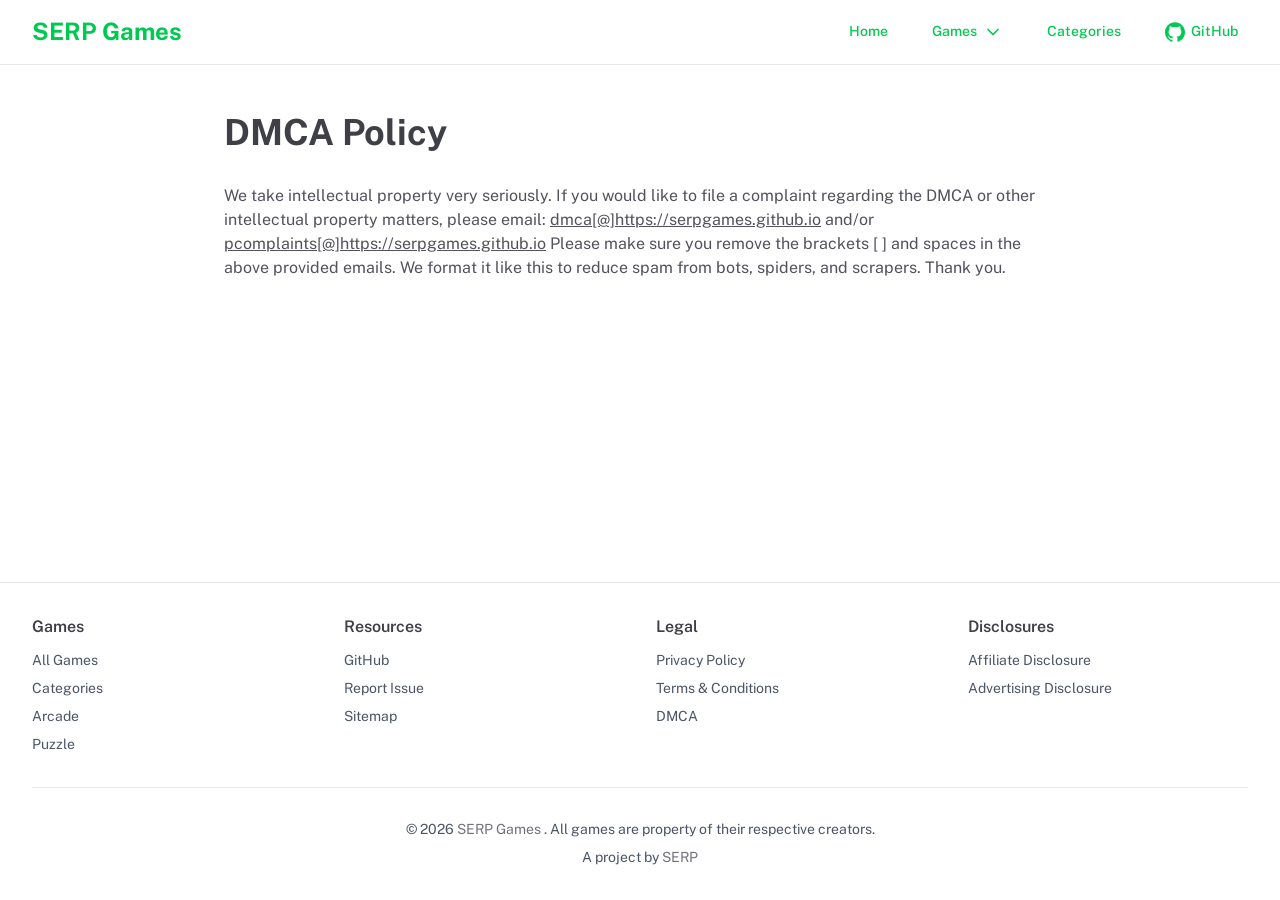
<file: legal/dmca/index.html>
<!DOCTYPE html><html  lang="en"><head><meta charset="utf-8"><meta name="viewport" content="width=device-width, initial-scale=1"><style id="nuxt-ui-colors">@layer base {
  :root {
  --ui-color-primary-50: var(--color-green-50, oklch(98.2% 0.018 155.826));
  --ui-color-primary-100: var(--color-green-100, oklch(96.2% 0.044 156.743));
  --ui-color-primary-200: var(--color-green-200, oklch(92.5% 0.084 155.995));
  --ui-color-primary-300: var(--color-green-300, oklch(87.1% 0.15 154.449));
  --ui-color-primary-400: var(--color-green-400, oklch(79.2% 0.209 151.711));
  --ui-color-primary-500: var(--color-green-500, oklch(72.3% 0.219 149.579));
  --ui-color-primary-600: var(--color-green-600, oklch(62.7% 0.194 149.214));
  --ui-color-primary-700: var(--color-green-700, oklch(52.7% 0.154 150.069));
  --ui-color-primary-800: var(--color-green-800, oklch(44.8% 0.119 151.328));
  --ui-color-primary-900: var(--color-green-900, oklch(39.3% 0.095 152.535));
  --ui-color-primary-950: var(--color-green-950, oklch(26.6% 0.065 152.934));
  --ui-color-secondary-50: var(--color-blue-50, oklch(97% 0.014 254.604));
  --ui-color-secondary-100: var(--color-blue-100, oklch(93.2% 0.032 255.585));
  --ui-color-secondary-200: var(--color-blue-200, oklch(88.2% 0.059 254.128));
  --ui-color-secondary-300: var(--color-blue-300, oklch(80.9% 0.105 251.813));
  --ui-color-secondary-400: var(--color-blue-400, oklch(70.7% 0.165 254.624));
  --ui-color-secondary-500: var(--color-blue-500, oklch(62.3% 0.214 259.815));
  --ui-color-secondary-600: var(--color-blue-600, oklch(54.6% 0.245 262.881));
  --ui-color-secondary-700: var(--color-blue-700, oklch(48.8% 0.243 264.376));
  --ui-color-secondary-800: var(--color-blue-800, oklch(42.4% 0.199 265.638));
  --ui-color-secondary-900: var(--color-blue-900, oklch(37.9% 0.146 265.522));
  --ui-color-secondary-950: var(--color-blue-950, oklch(28.2% 0.091 267.935));
  --ui-color-success-50: var(--color-green-50, oklch(98.2% 0.018 155.826));
  --ui-color-success-100: var(--color-green-100, oklch(96.2% 0.044 156.743));
  --ui-color-success-200: var(--color-green-200, oklch(92.5% 0.084 155.995));
  --ui-color-success-300: var(--color-green-300, oklch(87.1% 0.15 154.449));
  --ui-color-success-400: var(--color-green-400, oklch(79.2% 0.209 151.711));
  --ui-color-success-500: var(--color-green-500, oklch(72.3% 0.219 149.579));
  --ui-color-success-600: var(--color-green-600, oklch(62.7% 0.194 149.214));
  --ui-color-success-700: var(--color-green-700, oklch(52.7% 0.154 150.069));
  --ui-color-success-800: var(--color-green-800, oklch(44.8% 0.119 151.328));
  --ui-color-success-900: var(--color-green-900, oklch(39.3% 0.095 152.535));
  --ui-color-success-950: var(--color-green-950, oklch(26.6% 0.065 152.934));
  --ui-color-info-50: var(--color-blue-50, oklch(97% 0.014 254.604));
  --ui-color-info-100: var(--color-blue-100, oklch(93.2% 0.032 255.585));
  --ui-color-info-200: var(--color-blue-200, oklch(88.2% 0.059 254.128));
  --ui-color-info-300: var(--color-blue-300, oklch(80.9% 0.105 251.813));
  --ui-color-info-400: var(--color-blue-400, oklch(70.7% 0.165 254.624));
  --ui-color-info-500: var(--color-blue-500, oklch(62.3% 0.214 259.815));
  --ui-color-info-600: var(--color-blue-600, oklch(54.6% 0.245 262.881));
  --ui-color-info-700: var(--color-blue-700, oklch(48.8% 0.243 264.376));
  --ui-color-info-800: var(--color-blue-800, oklch(42.4% 0.199 265.638));
  --ui-color-info-900: var(--color-blue-900, oklch(37.9% 0.146 265.522));
  --ui-color-info-950: var(--color-blue-950, oklch(28.2% 0.091 267.935));
  --ui-color-warning-50: var(--color-yellow-50, oklch(98.7% 0.026 102.212));
  --ui-color-warning-100: var(--color-yellow-100, oklch(97.3% 0.071 103.193));
  --ui-color-warning-200: var(--color-yellow-200, oklch(94.5% 0.129 101.54));
  --ui-color-warning-300: var(--color-yellow-300, oklch(90.5% 0.182 98.111));
  --ui-color-warning-400: var(--color-yellow-400, oklch(85.2% 0.199 91.936));
  --ui-color-warning-500: var(--color-yellow-500, oklch(79.5% 0.184 86.047));
  --ui-color-warning-600: var(--color-yellow-600, oklch(68.1% 0.162 75.834));
  --ui-color-warning-700: var(--color-yellow-700, oklch(55.4% 0.135 66.442));
  --ui-color-warning-800: var(--color-yellow-800, oklch(47.6% 0.114 61.907));
  --ui-color-warning-900: var(--color-yellow-900, oklch(42.1% 0.095 57.708));
  --ui-color-warning-950: var(--color-yellow-950, oklch(28.6% 0.066 53.813));
  --ui-color-error-50: var(--color-red-50, oklch(97.1% 0.013 17.38));
  --ui-color-error-100: var(--color-red-100, oklch(93.6% 0.032 17.717));
  --ui-color-error-200: var(--color-red-200, oklch(88.5% 0.062 18.334));
  --ui-color-error-300: var(--color-red-300, oklch(80.8% 0.114 19.571));
  --ui-color-error-400: var(--color-red-400, oklch(70.4% 0.191 22.216));
  --ui-color-error-500: var(--color-red-500, oklch(63.7% 0.237 25.331));
  --ui-color-error-600: var(--color-red-600, oklch(57.7% 0.245 27.325));
  --ui-color-error-700: var(--color-red-700, oklch(50.5% 0.213 27.518));
  --ui-color-error-800: var(--color-red-800, oklch(44.4% 0.177 26.899));
  --ui-color-error-900: var(--color-red-900, oklch(39.6% 0.141 25.723));
  --ui-color-error-950: var(--color-red-950, oklch(25.8% 0.092 26.042));
  --ui-color-neutral-50: var(--color-zinc-50, oklch(98.5% 0 0));
  --ui-color-neutral-100: var(--color-zinc-100, oklch(96.7% 0.001 286.375));
  --ui-color-neutral-200: var(--color-zinc-200, oklch(92% 0.004 286.32));
  --ui-color-neutral-300: var(--color-zinc-300, oklch(87.1% 0.006 286.286));
  --ui-color-neutral-400: var(--color-zinc-400, oklch(70.5% 0.015 286.067));
  --ui-color-neutral-500: var(--color-zinc-500, oklch(55.2% 0.016 285.938));
  --ui-color-neutral-600: var(--color-zinc-600, oklch(44.2% 0.017 285.786));
  --ui-color-neutral-700: var(--color-zinc-700, oklch(37% 0.013 285.805));
  --ui-color-neutral-800: var(--color-zinc-800, oklch(27.4% 0.006 286.033));
  --ui-color-neutral-900: var(--color-zinc-900, oklch(21% 0.006 285.885));
  --ui-color-neutral-950: var(--color-zinc-950, oklch(14.1% 0.005 285.823));
  }
  :root, .light {
  --ui-primary: var(--ui-color-primary-500);
  --ui-secondary: var(--ui-color-secondary-500);
  --ui-success: var(--ui-color-success-500);
  --ui-info: var(--ui-color-info-500);
  --ui-warning: var(--ui-color-warning-500);
  --ui-error: var(--ui-color-error-500);
  }
  .dark {
  --ui-primary: var(--ui-color-primary-400);
  --ui-secondary: var(--ui-color-secondary-400);
  --ui-success: var(--ui-color-success-400);
  --ui-info: var(--ui-color-info-400);
  --ui-warning: var(--ui-color-warning-400);
  --ui-error: var(--ui-color-error-400);
  }
}</style><link rel="stylesheet" href="/_nuxt/entry.DVKEUNPn.css" crossorigin><style>@layer components {:where(.i-lucide\:chevron-down){display:inline-block;width:1em;height:1em;background-color:currentColor;-webkit-mask-image:var(--svg);mask-image:var(--svg);-webkit-mask-repeat:no-repeat;mask-repeat:no-repeat;-webkit-mask-size:100% 100%;mask-size:100% 100%;--svg:url("data:image/svg+xml,%3Csvg xmlns='http://www.w3.org/2000/svg' viewBox='0 0 24 24' width='24' height='24'%3E%3Cpath fill='none' stroke='black' stroke-linecap='round' stroke-linejoin='round' stroke-width='2' d='m6 9l6 6l6-6'/%3E%3C/svg%3E")}:where(.i-lucide\:menu){display:inline-block;width:1em;height:1em;background-color:currentColor;-webkit-mask-image:var(--svg);mask-image:var(--svg);-webkit-mask-repeat:no-repeat;mask-repeat:no-repeat;-webkit-mask-size:100% 100%;mask-size:100% 100%;--svg:url("data:image/svg+xml,%3Csvg xmlns='http://www.w3.org/2000/svg' viewBox='0 0 24 24' width='24' height='24'%3E%3Cpath fill='none' stroke='black' stroke-linecap='round' stroke-linejoin='round' stroke-width='2' d='M4 5h16M4 12h16M4 19h16'/%3E%3C/svg%3E")}:where(.i-simple-icons\:github){display:inline-block;width:1em;height:1em;background-color:currentColor;-webkit-mask-image:var(--svg);mask-image:var(--svg);-webkit-mask-repeat:no-repeat;mask-repeat:no-repeat;-webkit-mask-size:100% 100%;mask-size:100% 100%;--svg:url("data:image/svg+xml,%3Csvg xmlns='http://www.w3.org/2000/svg' viewBox='0 0 24 24' width='24' height='24'%3E%3Cpath fill='black' d='M12 .297c-6.63 0-12 5.373-12 12c0 5.303 3.438 9.8 8.205 11.385c.6.113.82-.258.82-.577c0-.285-.01-1.04-.015-2.04c-3.338.724-4.042-1.61-4.042-1.61C4.422 18.07 3.633 17.7 3.633 17.7c-1.087-.744.084-.729.084-.729c1.205.084 1.838 1.236 1.838 1.236c1.07 1.835 2.809 1.305 3.495.998c.108-.776.417-1.305.76-1.605c-2.665-.3-5.466-1.332-5.466-5.93c0-1.31.465-2.38 1.235-3.22c-.135-.303-.54-1.523.105-3.176c0 0 1.005-.322 3.3 1.23c.96-.267 1.98-.399 3-.405c1.02.006 2.04.138 3 .405c2.28-1.552 3.285-1.23 3.285-1.23c.645 1.653.24 2.873.12 3.176c.765.84 1.23 1.91 1.23 3.22c0 4.61-2.805 5.625-5.475 5.92c.42.36.81 1.096.81 2.22c0 1.606-.015 2.896-.015 3.286c0 .315.21.69.825.57C20.565 22.092 24 17.592 24 12.297c0-6.627-5.373-12-12-12'/%3E%3C/svg%3E")}}</style><link href="https://www.googletagmanager.com/gtm.js?id=GTM-5H8JPHTK" rel="preload" crossorigin="anonymous" referrerpolicy="no-referrer" fetchpriority="low" as="script"><link rel="preload" as="fetch" crossorigin="anonymous" href="/legal/dmca/_payload.json?85c7c6aa-9973-434a-ba2e-2df640bedb1e"><link rel="modulepreload" as="script" crossorigin href="/_nuxt/B-ceguj3.js"><link rel="modulepreload" as="script" crossorigin href="/_nuxt/BTyd7HHp.js"><link rel="modulepreload" as="script" crossorigin href="/_nuxt/6oEeiC7I.js"><link rel="modulepreload" as="script" crossorigin href="/_nuxt/DnDEqX1S.js"><link rel="preload" as="fetch" fetchpriority="low" crossorigin="anonymous" href="/_nuxt/builds/meta/85c7c6aa-9973-434a-ba2e-2df640bedb1e.json"><link rel="prefetch" as="script" crossorigin href="/_nuxt/Pt5GPruw.js"><link rel="prefetch" as="script" crossorigin href="/_nuxt/CxIioPEP.js"><meta name="theme-color" content="#18181b" media="(prefers-color-scheme: dark)"><meta name="theme-color" content="white" media="(prefers-color-scheme: light)"><meta property="og:type" content="website"><meta name="robots" content="index, follow, max-image-preview:large, max-snippet:-1, max-video-preview:-1"><script type="module" src="/_nuxt/B-ceguj3.js" crossorigin></script><title>Dmca | Serp Games</title><meta name="twitter:card" content="summary_large_image"><meta property="og:title" data-infer="" content="Dmca | Serp Games"><link rel="canonical" href="https://serpgames.github.io/legal/dmca"><meta property="og:url" content="https://serpgames.github.io/legal/dmca"><meta property="og:site_name" content="Serp Games"><script>"use strict";(()=>{const t=window,e=document.documentElement,c=["dark","light"],n=getStorageValue("localStorage","nuxt-color-mode")||"system";let i=n==="system"?u():n;const r=e.getAttribute("data-color-mode-forced");r&&(i=r),l(i),t["__NUXT_COLOR_MODE__"]={preference:n,value:i,getColorScheme:u,addColorScheme:l,removeColorScheme:d};function l(o){const s=""+o+"",a="";e.classList?e.classList.add(s):e.className+=" "+s,a&&e.setAttribute("data-"+a,o)}function d(o){const s=""+o+"",a="";e.classList?e.classList.remove(s):e.className=e.className.replace(new RegExp(s,"g"),""),a&&e.removeAttribute("data-"+a)}function f(o){return t.matchMedia("(prefers-color-scheme"+o+")")}function u(){if(t.matchMedia&&f("").media!=="not all"){for(const o of c)if(f(":"+o).matches)return o}return"light"}})();function getStorageValue(t,e){switch(t){case"localStorage":return window.localStorage.getItem(e);case"sessionStorage":return window.sessionStorage.getItem(e);case"cookie":return getCookie(e);default:return null}}function getCookie(t){const c=("; "+window.document.cookie).split("; "+t+"=");if(c.length===2)return c.pop()?.split(";").shift()}</script></head><body><div id="__nuxt" class="isolate"><!--[--><!--[--><!--[--><!--[--><!--[--><div class="flex flex-col min-h-screen"><header class="border-b border-gray-200 dark:border-gray-800 -mb-px"><div class="w-full max-w-(--ui-container) mx-auto px-4 sm:px-6 lg:px-8"><!--[--><div class="flex items-center justify-between h-16"><a href="/" class="flex items-center space-x-2"><span class="text-2xl font-bold text-primary">SERP Games</span></a><nav class="hidden md:block"><ul class="flex items-center space-x-6"><li><!--[--><!--[--><a href="https://serpgames.github.io" rel="noopener noreferrer" class="rounded-md font-medium inline-flex items-center disabled:cursor-not-allowed aria-disabled:cursor-not-allowed disabled:opacity-75 aria-disabled:opacity-75 transition-colors px-2.5 py-1.5 text-sm gap-1.5 text-primary hover:bg-primary/10 active:bg-primary/10 focus:outline-none focus-visible:bg-primary/10 disabled:bg-transparent aria-disabled:bg-transparent dark:disabled:bg-transparent dark:aria-disabled:bg-transparent"><!--[--><!--[--><!----><!--]--><!--[--><span class="truncate">Home</span><!--]--><!--[--><!----><!--]--><!--]--></a><!--]--><!--]--></li><li><!--[--><!--[--><!--[--><!--[--><!--[--><button type="button" id="reka-dropdown-menu-trigger-v-0-0" aria-haspopup="menu" aria-expanded="false" data-state="closed" class="rounded-md font-medium inline-flex items-center disabled:cursor-not-allowed aria-disabled:cursor-not-allowed disabled:opacity-75 aria-disabled:opacity-75 transition-colors px-2.5 py-1.5 text-sm gap-1.5 text-primary hover:bg-primary/10 active:bg-primary/10 focus:outline-none focus-visible:bg-primary/10 disabled:bg-transparent aria-disabled:bg-transparent dark:disabled:bg-transparent dark:aria-disabled:bg-transparent"><!--[--><!--[--><!----><!--]--><!--[--><span class="truncate">Games</span><!--]--><!--[--><span class="iconify i-lucide:chevron-down shrink-0 size-5" aria-hidden="true" style=""></span><!--]--><!--]--></button><!--]--><!--]--><!--[--><!----><!----><!--]--><!--]--><!--]--><!--]--></li><li><!--[--><!--[--><a href="https://serpgames.github.io/categories" rel="noopener noreferrer" class="rounded-md font-medium inline-flex items-center disabled:cursor-not-allowed aria-disabled:cursor-not-allowed disabled:opacity-75 aria-disabled:opacity-75 transition-colors px-2.5 py-1.5 text-sm gap-1.5 text-primary hover:bg-primary/10 active:bg-primary/10 focus:outline-none focus-visible:bg-primary/10 disabled:bg-transparent aria-disabled:bg-transparent dark:disabled:bg-transparent dark:aria-disabled:bg-transparent"><!--[--><!--[--><!----><!--]--><!--[--><span class="truncate">Categories</span><!--]--><!--[--><!----><!--]--><!--]--></a><!--]--><!--]--></li><li><!--[--><!--[--><a href="https://github.com/serpgames" rel="noopener noreferrer" target="_blank" class="rounded-md font-medium inline-flex items-center disabled:cursor-not-allowed aria-disabled:cursor-not-allowed disabled:opacity-75 aria-disabled:opacity-75 transition-colors px-2.5 py-1.5 text-sm gap-1.5 text-primary hover:bg-primary/10 active:bg-primary/10 focus:outline-none focus-visible:bg-primary/10 disabled:bg-transparent aria-disabled:bg-transparent dark:disabled:bg-transparent dark:aria-disabled:bg-transparent"><!--[--><!--[--><span class="iconify i-simple-icons:github shrink-0 size-5" aria-hidden="true" style=""></span><!--]--><!--[--><span class="truncate">GitHub</span><!--]--><!--[--><!----><!--]--><!--]--></a><!--]--><!--]--></li></ul></nav><!--[--><!--[--><button type="button" class="rounded-md font-medium inline-flex items-center disabled:cursor-not-allowed aria-disabled:cursor-not-allowed disabled:opacity-75 aria-disabled:opacity-75 transition-colors text-sm gap-1.5 text-primary hover:bg-primary/10 active:bg-primary/10 focus:outline-none focus-visible:bg-primary/10 disabled:bg-transparent aria-disabled:bg-transparent dark:disabled:bg-transparent dark:aria-disabled:bg-transparent p-1.5 md:hidden"><!--[--><!--[--><span class="iconify i-lucide:menu shrink-0 size-5" aria-hidden="true" style=""></span><!--]--><!--[--><!----><!--]--><!--[--><!----><!--]--><!--]--></button><!--]--><!--]--></div><!----><!--]--></div></header><main class="flex-1"><!--[--><div class="w-full mx-auto px-4 sm:px-6 lg:px-8 py-12 max-w-4xl text-toned"><!--[--><h1 class="text-4xl font-bold mb-8 text-default"> DMCA Policy </h1><p> We take intellectual property very seriously. If you would like to file a complaint regarding the DMCA or other intellectual property matters, please email: <span class="underline">dmca[@]https://serpgames.github.io</span> and/or <span class="underline">pcomplaints[@]https://serpgames.github.io</span> Please make sure you remove the brackets [ ] and spaces in the above provided emails. We format it like this to reduce spam from bots, spiders, and scrapers. Thank you. </p><!--]--></div><!--]--></main><footer class="border-t border-gray-200 dark:border-gray-800 mt-auto"><div class="w-full max-w-(--ui-container) mx-auto px-4 sm:px-6 lg:px-8"><!--[--><div class="py-8"><div class="grid grid-cols-2 md:grid-cols-4 gap-8 mb-8"><div><h3 class="font-semibold mb-3"> Games </h3><ul class="space-y-2 text-sm"><li><!--[--><a href="https://serpgames.github.io/games" rel="noopener noreferrer" class="focus-visible:outline-primary transition-colors text-gray-600 dark:text-gray-400 hover:text-primary"><!--[--><!--[--> All Games <!--]--><!--]--></a><!--]--></li><li><!--[--><a href="https://serpgames.github.io/categories" rel="noopener noreferrer" class="focus-visible:outline-primary transition-colors text-gray-600 dark:text-gray-400 hover:text-primary"><!--[--><!--[--> Categories <!--]--><!--]--></a><!--]--></li><li><!--[--><a href="https://serpgames.github.io/categories/arcade" rel="noopener noreferrer" class="focus-visible:outline-primary transition-colors text-gray-600 dark:text-gray-400 hover:text-primary"><!--[--><!--[--> Arcade <!--]--><!--]--></a><!--]--></li><li><!--[--><a href="https://serpgames.github.io/categories/puzzle" rel="noopener noreferrer" class="focus-visible:outline-primary transition-colors text-gray-600 dark:text-gray-400 hover:text-primary"><!--[--><!--[--> Puzzle <!--]--><!--]--></a><!--]--></li></ul></div><div><h3 class="font-semibold mb-3"> Resources </h3><ul class="space-y-2 text-sm"><li><!--[--><a href="https://github.com/serpgames" rel="noopener noreferrer" target="_blank" class="focus-visible:outline-primary transition-colors text-gray-600 dark:text-gray-400 hover:text-primary"><!--[--><!--[--> GitHub <!--]--><!--]--></a><!--]--></li><li><!--[--><a href="https://github.com/serpgames/serpgames.github.io/issues" rel="noopener noreferrer" target="_blank" class="focus-visible:outline-primary transition-colors text-gray-600 dark:text-gray-400 hover:text-primary"><!--[--><!--[--> Report Issue <!--]--><!--]--></a><!--]--></li><li><!--[--><a href="https://serpgames.github.io/sitemap" rel="noopener noreferrer" class="focus-visible:outline-primary transition-colors text-gray-600 dark:text-gray-400 hover:text-primary"><!--[--><!--[--> Sitemap <!--]--><!--]--></a><!--]--></li></ul></div><div><h3 class="font-semibold mb-3"> Legal </h3><ul class="space-y-2 text-sm"><li><!--[--><a href="https://serpgames.github.io/legal/privacy-policy" rel="noopener noreferrer" class="focus-visible:outline-primary transition-colors text-gray-600 dark:text-gray-400 hover:text-primary"><!--[--><!--[--> Privacy Policy <!--]--><!--]--></a><!--]--></li><li><!--[--><a href="https://serpgames.github.io/legal/terms-conditions" rel="noopener noreferrer" class="focus-visible:outline-primary transition-colors text-gray-600 dark:text-gray-400 hover:text-primary"><!--[--><!--[--> Terms &amp; Conditions <!--]--><!--]--></a><!--]--></li><li><!--[--><a href="https://serpgames.github.io/legal/dmca" rel="noopener noreferrer" class="focus-visible:outline-primary transition-colors text-gray-600 dark:text-gray-400 hover:text-primary"><!--[--><!--[--> DMCA <!--]--><!--]--></a><!--]--></li></ul></div><div><h3 class="font-semibold mb-3"> Disclosures </h3><ul class="space-y-2 text-sm"><li><!--[--><a href="https://serpgames.github.io/legal/affiliate-disclosure" rel="noopener noreferrer" class="focus-visible:outline-primary transition-colors text-gray-600 dark:text-gray-400 hover:text-primary"><!--[--><!--[--> Affiliate Disclosure <!--]--><!--]--></a><!--]--></li><li><!--[--><a href="https://serpgames.github.io/legal/advertising-disclosure" rel="noopener noreferrer" class="focus-visible:outline-primary transition-colors text-gray-600 dark:text-gray-400 hover:text-primary"><!--[--><!--[--> Advertising Disclosure <!--]--><!--]--></a><!--]--></li></ul></div></div><div class="border-t border-gray-200 dark:border-gray-800 pt-8 text-center text-sm text-gray-600 dark:text-gray-400"><p> © 2025 <!--[--><a href="https://serp.games" rel="noopener noreferrer" target="_blank" class="focus-visible:outline-primary text-muted transition-colors hover:text-primary"><!--[--><!--[--> SERP Games <!--]--><!--]--></a><!--]--> . All games are property of their respective creators. </p><p class="mt-2"> A project by <!--[--><a href="https://serp.co" rel="noopener noreferrer" target="_blank" class="focus-visible:outline-primary text-muted transition-colors hover:text-primary"><!--[--><!--[--> SERP <!--]--><!--]--></a><!--]--></p></div></div><!--]--></div></footer></div><!--]--><!--]--><!--[--><!--]--><!----><!--]--><!--[--><!--]--><!--]--><!--]--></div><div id="teleports"></div><script type="application/ld+json" data-nuxt-schema-org="true" data-hid="schema-org-graph">{"@context":"https://schema.org","@graph":[{"@id":"https://serpgames.github.io/#website","@type":"WebSite","inLanguage":"en","name":"Serp Games","url":"https://serpgames.github.io/","publisher":{"@id":"https://serpgames.github.io/#identity"}},{"@id":"https://serpgames.github.io/legal/dmca#webpage","@type":"WebPage","name":"Dmca","url":"https://serpgames.github.io/legal/dmca","about":{"@id":"https://serpgames.github.io/#identity"},"isPartOf":{"@id":"https://serpgames.github.io/#website"},"potentialAction":[{"@type":"ReadAction","target":["https://serpgames.github.io/legal/dmca"]}]},{"@id":"https://serpgames.github.io/#identity","@type":"Organization","name":"Serp Games","url":"https://serpgames.github.io"}]}</script><script type="application/json" data-nuxt-data="nuxt-app" data-ssr="true" id="__NUXT_DATA__" data-src="/legal/dmca/_payload.json?85c7c6aa-9973-434a-ba2e-2df640bedb1e">[{"state":1,"once":16,"_errors":17,"serverRendered":5,"path":19,"prerenderedAt":20},["Reactive",2],{"$scolor-mode":3,"$snuxt-seo-utils:routeRules":7,"$stoasts":8,"$ssite-config":9},{"preference":4,"value":4,"unknown":5,"forced":6},"system",true,false,{"head":-1,"seoMeta":-1},[],{"_priority":10,"env":13,"name":14,"url":15},{"name":11,"env":12,"url":11},-3,-15,"production","Serp Games","https://serpgames.github.io",["Set"],["ShallowReactive",18],{},"/legal/dmca",1756893263177]</script><script>window.__NUXT__={};window.__NUXT__.config={public:{appBase:"https://serpgames.github.io","nuxt-scripts":{version:"",defaultScriptOptions:{trigger:"onNuxtReady"}},"seo-utils":{canonicalQueryWhitelist:["page","sort","filter","search","q","category","tag"],canonicalLowercase:true}},app:{baseURL:"/",buildId:"85c7c6aa-9973-434a-ba2e-2df640bedb1e",buildAssetsDir:"/_nuxt/",cdnURL:""}}</script></body></html>
</file>
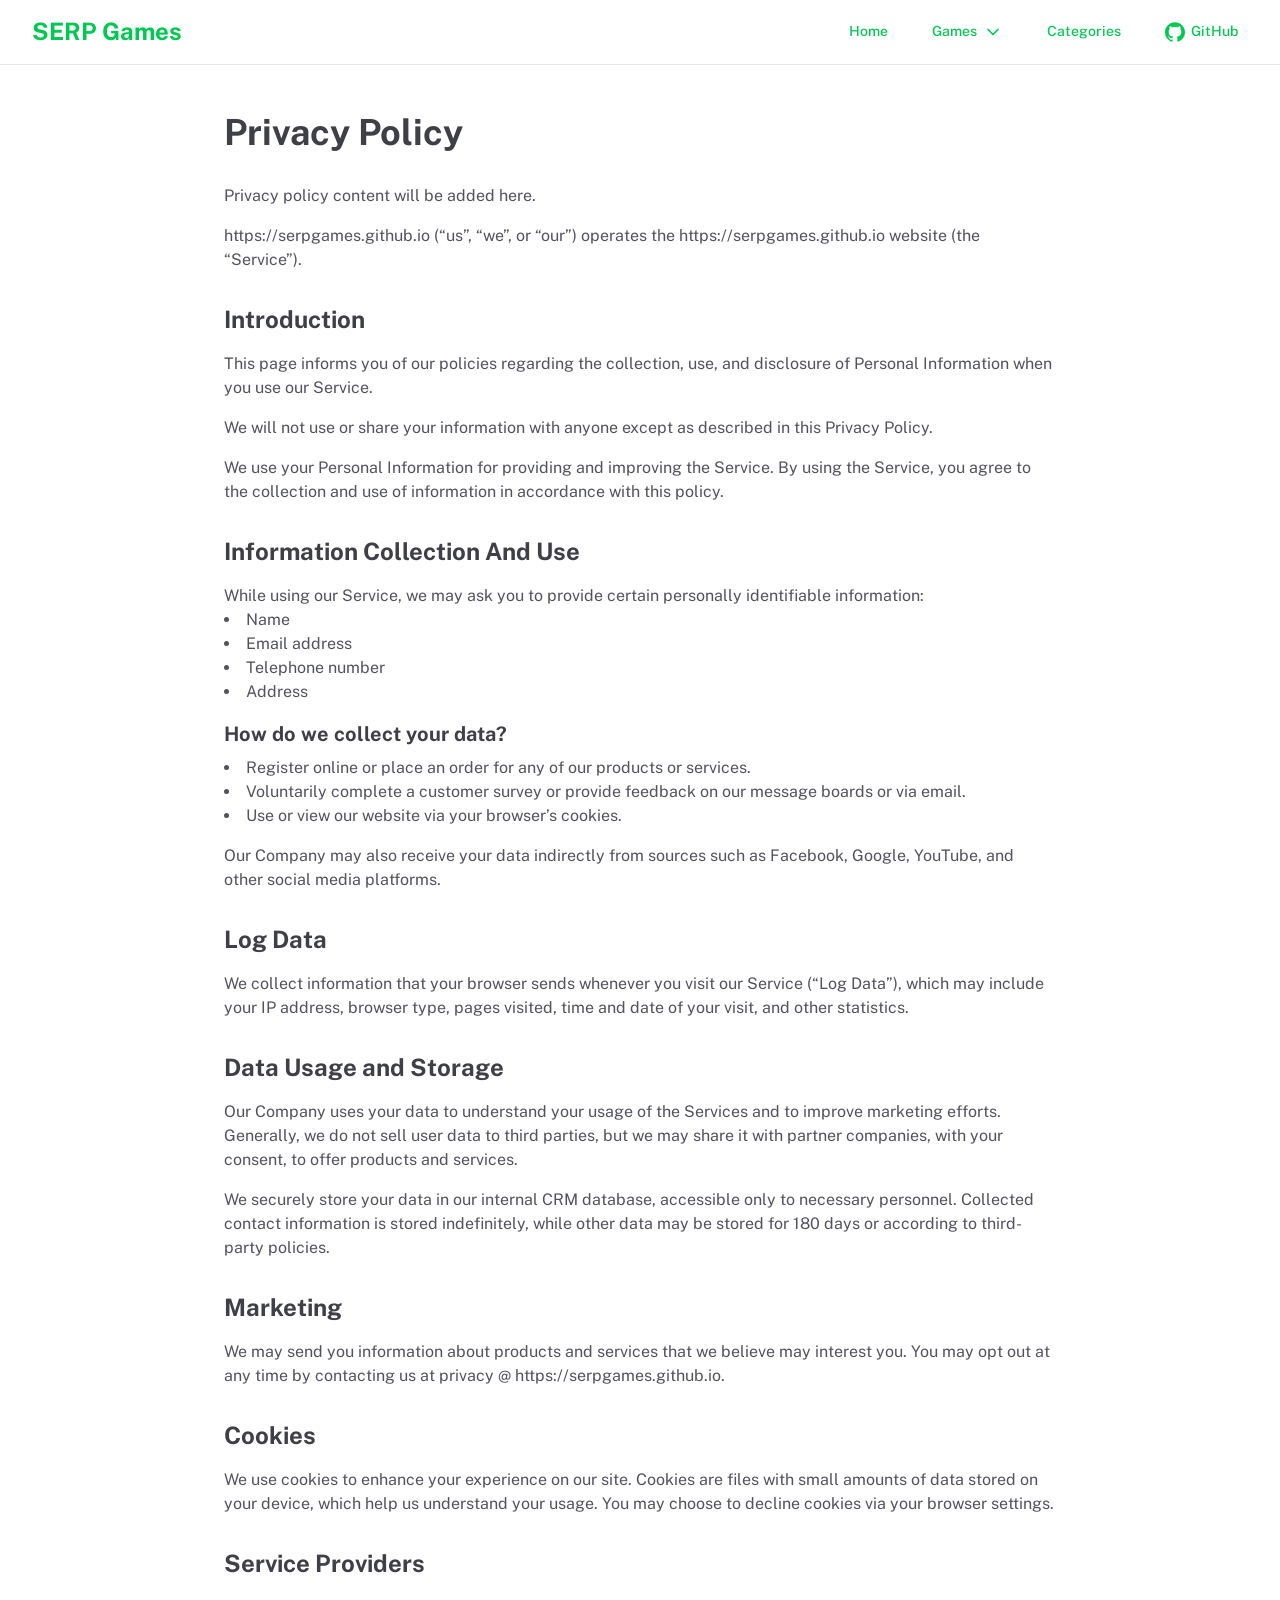
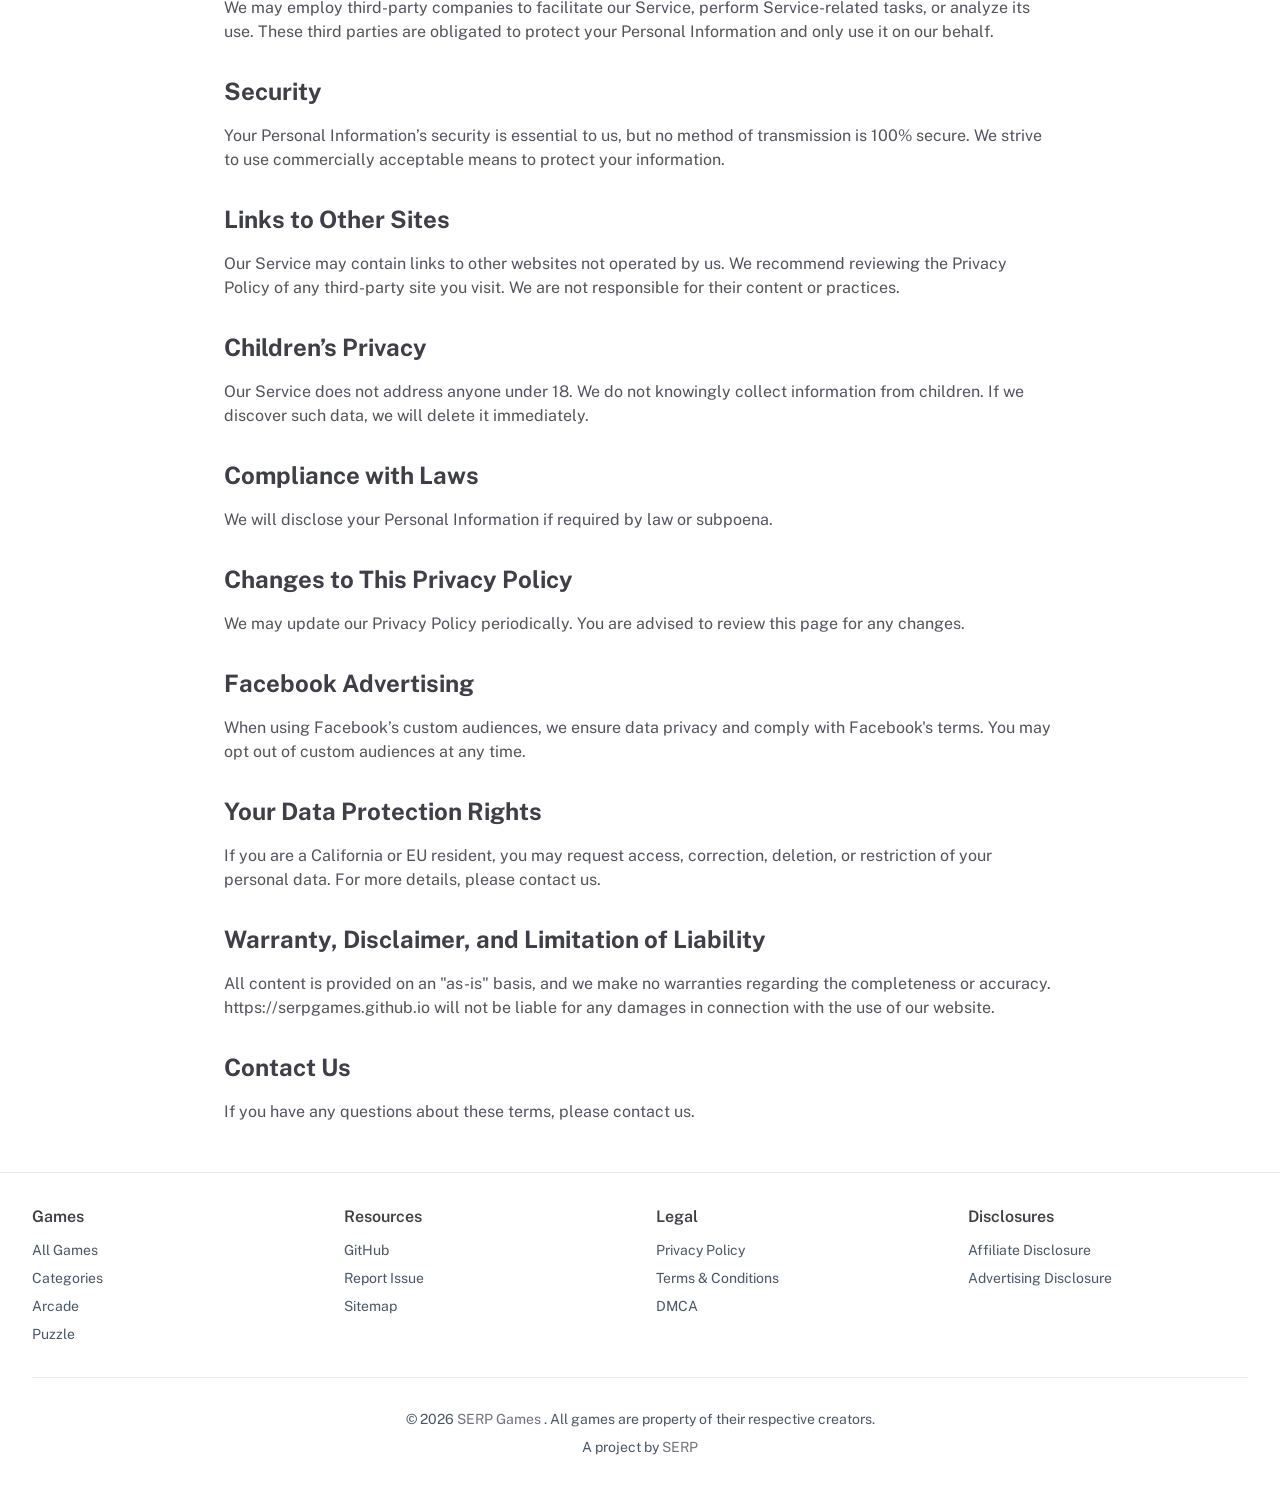
<file: legal/privacy-policy/index.html>
<!DOCTYPE html><html  lang="en"><head><meta charset="utf-8"><meta name="viewport" content="width=device-width, initial-scale=1"><style id="nuxt-ui-colors">@layer base {
  :root {
  --ui-color-primary-50: var(--color-green-50, oklch(98.2% 0.018 155.826));
  --ui-color-primary-100: var(--color-green-100, oklch(96.2% 0.044 156.743));
  --ui-color-primary-200: var(--color-green-200, oklch(92.5% 0.084 155.995));
  --ui-color-primary-300: var(--color-green-300, oklch(87.1% 0.15 154.449));
  --ui-color-primary-400: var(--color-green-400, oklch(79.2% 0.209 151.711));
  --ui-color-primary-500: var(--color-green-500, oklch(72.3% 0.219 149.579));
  --ui-color-primary-600: var(--color-green-600, oklch(62.7% 0.194 149.214));
  --ui-color-primary-700: var(--color-green-700, oklch(52.7% 0.154 150.069));
  --ui-color-primary-800: var(--color-green-800, oklch(44.8% 0.119 151.328));
  --ui-color-primary-900: var(--color-green-900, oklch(39.3% 0.095 152.535));
  --ui-color-primary-950: var(--color-green-950, oklch(26.6% 0.065 152.934));
  --ui-color-secondary-50: var(--color-blue-50, oklch(97% 0.014 254.604));
  --ui-color-secondary-100: var(--color-blue-100, oklch(93.2% 0.032 255.585));
  --ui-color-secondary-200: var(--color-blue-200, oklch(88.2% 0.059 254.128));
  --ui-color-secondary-300: var(--color-blue-300, oklch(80.9% 0.105 251.813));
  --ui-color-secondary-400: var(--color-blue-400, oklch(70.7% 0.165 254.624));
  --ui-color-secondary-500: var(--color-blue-500, oklch(62.3% 0.214 259.815));
  --ui-color-secondary-600: var(--color-blue-600, oklch(54.6% 0.245 262.881));
  --ui-color-secondary-700: var(--color-blue-700, oklch(48.8% 0.243 264.376));
  --ui-color-secondary-800: var(--color-blue-800, oklch(42.4% 0.199 265.638));
  --ui-color-secondary-900: var(--color-blue-900, oklch(37.9% 0.146 265.522));
  --ui-color-secondary-950: var(--color-blue-950, oklch(28.2% 0.091 267.935));
  --ui-color-success-50: var(--color-green-50, oklch(98.2% 0.018 155.826));
  --ui-color-success-100: var(--color-green-100, oklch(96.2% 0.044 156.743));
  --ui-color-success-200: var(--color-green-200, oklch(92.5% 0.084 155.995));
  --ui-color-success-300: var(--color-green-300, oklch(87.1% 0.15 154.449));
  --ui-color-success-400: var(--color-green-400, oklch(79.2% 0.209 151.711));
  --ui-color-success-500: var(--color-green-500, oklch(72.3% 0.219 149.579));
  --ui-color-success-600: var(--color-green-600, oklch(62.7% 0.194 149.214));
  --ui-color-success-700: var(--color-green-700, oklch(52.7% 0.154 150.069));
  --ui-color-success-800: var(--color-green-800, oklch(44.8% 0.119 151.328));
  --ui-color-success-900: var(--color-green-900, oklch(39.3% 0.095 152.535));
  --ui-color-success-950: var(--color-green-950, oklch(26.6% 0.065 152.934));
  --ui-color-info-50: var(--color-blue-50, oklch(97% 0.014 254.604));
  --ui-color-info-100: var(--color-blue-100, oklch(93.2% 0.032 255.585));
  --ui-color-info-200: var(--color-blue-200, oklch(88.2% 0.059 254.128));
  --ui-color-info-300: var(--color-blue-300, oklch(80.9% 0.105 251.813));
  --ui-color-info-400: var(--color-blue-400, oklch(70.7% 0.165 254.624));
  --ui-color-info-500: var(--color-blue-500, oklch(62.3% 0.214 259.815));
  --ui-color-info-600: var(--color-blue-600, oklch(54.6% 0.245 262.881));
  --ui-color-info-700: var(--color-blue-700, oklch(48.8% 0.243 264.376));
  --ui-color-info-800: var(--color-blue-800, oklch(42.4% 0.199 265.638));
  --ui-color-info-900: var(--color-blue-900, oklch(37.9% 0.146 265.522));
  --ui-color-info-950: var(--color-blue-950, oklch(28.2% 0.091 267.935));
  --ui-color-warning-50: var(--color-yellow-50, oklch(98.7% 0.026 102.212));
  --ui-color-warning-100: var(--color-yellow-100, oklch(97.3% 0.071 103.193));
  --ui-color-warning-200: var(--color-yellow-200, oklch(94.5% 0.129 101.54));
  --ui-color-warning-300: var(--color-yellow-300, oklch(90.5% 0.182 98.111));
  --ui-color-warning-400: var(--color-yellow-400, oklch(85.2% 0.199 91.936));
  --ui-color-warning-500: var(--color-yellow-500, oklch(79.5% 0.184 86.047));
  --ui-color-warning-600: var(--color-yellow-600, oklch(68.1% 0.162 75.834));
  --ui-color-warning-700: var(--color-yellow-700, oklch(55.4% 0.135 66.442));
  --ui-color-warning-800: var(--color-yellow-800, oklch(47.6% 0.114 61.907));
  --ui-color-warning-900: var(--color-yellow-900, oklch(42.1% 0.095 57.708));
  --ui-color-warning-950: var(--color-yellow-950, oklch(28.6% 0.066 53.813));
  --ui-color-error-50: var(--color-red-50, oklch(97.1% 0.013 17.38));
  --ui-color-error-100: var(--color-red-100, oklch(93.6% 0.032 17.717));
  --ui-color-error-200: var(--color-red-200, oklch(88.5% 0.062 18.334));
  --ui-color-error-300: var(--color-red-300, oklch(80.8% 0.114 19.571));
  --ui-color-error-400: var(--color-red-400, oklch(70.4% 0.191 22.216));
  --ui-color-error-500: var(--color-red-500, oklch(63.7% 0.237 25.331));
  --ui-color-error-600: var(--color-red-600, oklch(57.7% 0.245 27.325));
  --ui-color-error-700: var(--color-red-700, oklch(50.5% 0.213 27.518));
  --ui-color-error-800: var(--color-red-800, oklch(44.4% 0.177 26.899));
  --ui-color-error-900: var(--color-red-900, oklch(39.6% 0.141 25.723));
  --ui-color-error-950: var(--color-red-950, oklch(25.8% 0.092 26.042));
  --ui-color-neutral-50: var(--color-zinc-50, oklch(98.5% 0 0));
  --ui-color-neutral-100: var(--color-zinc-100, oklch(96.7% 0.001 286.375));
  --ui-color-neutral-200: var(--color-zinc-200, oklch(92% 0.004 286.32));
  --ui-color-neutral-300: var(--color-zinc-300, oklch(87.1% 0.006 286.286));
  --ui-color-neutral-400: var(--color-zinc-400, oklch(70.5% 0.015 286.067));
  --ui-color-neutral-500: var(--color-zinc-500, oklch(55.2% 0.016 285.938));
  --ui-color-neutral-600: var(--color-zinc-600, oklch(44.2% 0.017 285.786));
  --ui-color-neutral-700: var(--color-zinc-700, oklch(37% 0.013 285.805));
  --ui-color-neutral-800: var(--color-zinc-800, oklch(27.4% 0.006 286.033));
  --ui-color-neutral-900: var(--color-zinc-900, oklch(21% 0.006 285.885));
  --ui-color-neutral-950: var(--color-zinc-950, oklch(14.1% 0.005 285.823));
  }
  :root, .light {
  --ui-primary: var(--ui-color-primary-500);
  --ui-secondary: var(--ui-color-secondary-500);
  --ui-success: var(--ui-color-success-500);
  --ui-info: var(--ui-color-info-500);
  --ui-warning: var(--ui-color-warning-500);
  --ui-error: var(--ui-color-error-500);
  }
  .dark {
  --ui-primary: var(--ui-color-primary-400);
  --ui-secondary: var(--ui-color-secondary-400);
  --ui-success: var(--ui-color-success-400);
  --ui-info: var(--ui-color-info-400);
  --ui-warning: var(--ui-color-warning-400);
  --ui-error: var(--ui-color-error-400);
  }
}</style><style>p+p[data-v-9b909855]{margin-top:1rem}</style><link rel="stylesheet" href="/_nuxt/entry.DVKEUNPn.css" crossorigin><style>@layer components {:where(.i-lucide\:chevron-down){display:inline-block;width:1em;height:1em;background-color:currentColor;-webkit-mask-image:var(--svg);mask-image:var(--svg);-webkit-mask-repeat:no-repeat;mask-repeat:no-repeat;-webkit-mask-size:100% 100%;mask-size:100% 100%;--svg:url("data:image/svg+xml,%3Csvg xmlns='http://www.w3.org/2000/svg' viewBox='0 0 24 24' width='24' height='24'%3E%3Cpath fill='none' stroke='black' stroke-linecap='round' stroke-linejoin='round' stroke-width='2' d='m6 9l6 6l6-6'/%3E%3C/svg%3E")}:where(.i-lucide\:menu){display:inline-block;width:1em;height:1em;background-color:currentColor;-webkit-mask-image:var(--svg);mask-image:var(--svg);-webkit-mask-repeat:no-repeat;mask-repeat:no-repeat;-webkit-mask-size:100% 100%;mask-size:100% 100%;--svg:url("data:image/svg+xml,%3Csvg xmlns='http://www.w3.org/2000/svg' viewBox='0 0 24 24' width='24' height='24'%3E%3Cpath fill='none' stroke='black' stroke-linecap='round' stroke-linejoin='round' stroke-width='2' d='M4 5h16M4 12h16M4 19h16'/%3E%3C/svg%3E")}:where(.i-simple-icons\:github){display:inline-block;width:1em;height:1em;background-color:currentColor;-webkit-mask-image:var(--svg);mask-image:var(--svg);-webkit-mask-repeat:no-repeat;mask-repeat:no-repeat;-webkit-mask-size:100% 100%;mask-size:100% 100%;--svg:url("data:image/svg+xml,%3Csvg xmlns='http://www.w3.org/2000/svg' viewBox='0 0 24 24' width='24' height='24'%3E%3Cpath fill='black' d='M12 .297c-6.63 0-12 5.373-12 12c0 5.303 3.438 9.8 8.205 11.385c.6.113.82-.258.82-.577c0-.285-.01-1.04-.015-2.04c-3.338.724-4.042-1.61-4.042-1.61C4.422 18.07 3.633 17.7 3.633 17.7c-1.087-.744.084-.729.084-.729c1.205.084 1.838 1.236 1.838 1.236c1.07 1.835 2.809 1.305 3.495.998c.108-.776.417-1.305.76-1.605c-2.665-.3-5.466-1.332-5.466-5.93c0-1.31.465-2.38 1.235-3.22c-.135-.303-.54-1.523.105-3.176c0 0 1.005-.322 3.3 1.23c.96-.267 1.98-.399 3-.405c1.02.006 2.04.138 3 .405c2.28-1.552 3.285-1.23 3.285-1.23c.645 1.653.24 2.873.12 3.176c.765.84 1.23 1.91 1.23 3.22c0 4.61-2.805 5.625-5.475 5.92c.42.36.81 1.096.81 2.22c0 1.606-.015 2.896-.015 3.286c0 .315.21.69.825.57C20.565 22.092 24 17.592 24 12.297c0-6.627-5.373-12-12-12'/%3E%3C/svg%3E")}}</style><link href="https://www.googletagmanager.com/gtm.js?id=GTM-5H8JPHTK" rel="preload" crossorigin="anonymous" referrerpolicy="no-referrer" fetchpriority="low" as="script"><link rel="preload" as="fetch" crossorigin="anonymous" href="/legal/privacy-policy/_payload.json?85c7c6aa-9973-434a-ba2e-2df640bedb1e"><link rel="modulepreload" as="script" crossorigin href="/_nuxt/B-ceguj3.js"><link rel="modulepreload" as="script" crossorigin href="/_nuxt/BTyd7HHp.js"><link rel="modulepreload" as="script" crossorigin href="/_nuxt/6oEeiC7I.js"><link rel="modulepreload" as="script" crossorigin href="/_nuxt/CtIoIzmz.js"><link rel="preload" as="fetch" fetchpriority="low" crossorigin="anonymous" href="/_nuxt/builds/meta/85c7c6aa-9973-434a-ba2e-2df640bedb1e.json"><link rel="prefetch" as="script" crossorigin href="/_nuxt/Pt5GPruw.js"><link rel="prefetch" as="script" crossorigin href="/_nuxt/CxIioPEP.js"><meta name="theme-color" content="#18181b" media="(prefers-color-scheme: dark)"><meta name="theme-color" content="white" media="(prefers-color-scheme: light)"><meta property="og:type" content="website"><meta name="robots" content="index, follow, max-image-preview:large, max-snippet:-1, max-video-preview:-1"><script type="module" src="/_nuxt/B-ceguj3.js" crossorigin></script><title>Privacy Policy | Serp Games</title><meta name="twitter:card" content="summary_large_image"><meta property="og:title" data-infer="" content="Privacy Policy | Serp Games"><link rel="canonical" href="https://serpgames.github.io/legal/privacy-policy"><meta property="og:url" content="https://serpgames.github.io/legal/privacy-policy"><meta property="og:site_name" content="Serp Games"><script>"use strict";(()=>{const t=window,e=document.documentElement,c=["dark","light"],n=getStorageValue("localStorage","nuxt-color-mode")||"system";let i=n==="system"?u():n;const r=e.getAttribute("data-color-mode-forced");r&&(i=r),l(i),t["__NUXT_COLOR_MODE__"]={preference:n,value:i,getColorScheme:u,addColorScheme:l,removeColorScheme:d};function l(o){const s=""+o+"",a="";e.classList?e.classList.add(s):e.className+=" "+s,a&&e.setAttribute("data-"+a,o)}function d(o){const s=""+o+"",a="";e.classList?e.classList.remove(s):e.className=e.className.replace(new RegExp(s,"g"),""),a&&e.removeAttribute("data-"+a)}function f(o){return t.matchMedia("(prefers-color-scheme"+o+")")}function u(){if(t.matchMedia&&f("").media!=="not all"){for(const o of c)if(f(":"+o).matches)return o}return"light"}})();function getStorageValue(t,e){switch(t){case"localStorage":return window.localStorage.getItem(e);case"sessionStorage":return window.sessionStorage.getItem(e);case"cookie":return getCookie(e);default:return null}}function getCookie(t){const c=("; "+window.document.cookie).split("; "+t+"=");if(c.length===2)return c.pop()?.split(";").shift()}</script></head><body><div id="__nuxt" class="isolate"><!--[--><!--[--><!--[--><!--[--><!--[--><div class="flex flex-col min-h-screen"><header class="border-b border-gray-200 dark:border-gray-800 -mb-px"><div class="w-full max-w-(--ui-container) mx-auto px-4 sm:px-6 lg:px-8"><!--[--><div class="flex items-center justify-between h-16"><a href="/" class="flex items-center space-x-2"><span class="text-2xl font-bold text-primary">SERP Games</span></a><nav class="hidden md:block"><ul class="flex items-center space-x-6"><li><!--[--><!--[--><a href="https://serpgames.github.io" rel="noopener noreferrer" class="rounded-md font-medium inline-flex items-center disabled:cursor-not-allowed aria-disabled:cursor-not-allowed disabled:opacity-75 aria-disabled:opacity-75 transition-colors px-2.5 py-1.5 text-sm gap-1.5 text-primary hover:bg-primary/10 active:bg-primary/10 focus:outline-none focus-visible:bg-primary/10 disabled:bg-transparent aria-disabled:bg-transparent dark:disabled:bg-transparent dark:aria-disabled:bg-transparent"><!--[--><!--[--><!----><!--]--><!--[--><span class="truncate">Home</span><!--]--><!--[--><!----><!--]--><!--]--></a><!--]--><!--]--></li><li><!--[--><!--[--><!--[--><!--[--><!--[--><button type="button" id="reka-dropdown-menu-trigger-v-0-0" aria-haspopup="menu" aria-expanded="false" data-state="closed" class="rounded-md font-medium inline-flex items-center disabled:cursor-not-allowed aria-disabled:cursor-not-allowed disabled:opacity-75 aria-disabled:opacity-75 transition-colors px-2.5 py-1.5 text-sm gap-1.5 text-primary hover:bg-primary/10 active:bg-primary/10 focus:outline-none focus-visible:bg-primary/10 disabled:bg-transparent aria-disabled:bg-transparent dark:disabled:bg-transparent dark:aria-disabled:bg-transparent"><!--[--><!--[--><!----><!--]--><!--[--><span class="truncate">Games</span><!--]--><!--[--><span class="iconify i-lucide:chevron-down shrink-0 size-5" aria-hidden="true" style=""></span><!--]--><!--]--></button><!--]--><!--]--><!--[--><!----><!----><!--]--><!--]--><!--]--><!--]--></li><li><!--[--><!--[--><a href="https://serpgames.github.io/categories" rel="noopener noreferrer" class="rounded-md font-medium inline-flex items-center disabled:cursor-not-allowed aria-disabled:cursor-not-allowed disabled:opacity-75 aria-disabled:opacity-75 transition-colors px-2.5 py-1.5 text-sm gap-1.5 text-primary hover:bg-primary/10 active:bg-primary/10 focus:outline-none focus-visible:bg-primary/10 disabled:bg-transparent aria-disabled:bg-transparent dark:disabled:bg-transparent dark:aria-disabled:bg-transparent"><!--[--><!--[--><!----><!--]--><!--[--><span class="truncate">Categories</span><!--]--><!--[--><!----><!--]--><!--]--></a><!--]--><!--]--></li><li><!--[--><!--[--><a href="https://github.com/serpgames" rel="noopener noreferrer" target="_blank" class="rounded-md font-medium inline-flex items-center disabled:cursor-not-allowed aria-disabled:cursor-not-allowed disabled:opacity-75 aria-disabled:opacity-75 transition-colors px-2.5 py-1.5 text-sm gap-1.5 text-primary hover:bg-primary/10 active:bg-primary/10 focus:outline-none focus-visible:bg-primary/10 disabled:bg-transparent aria-disabled:bg-transparent dark:disabled:bg-transparent dark:aria-disabled:bg-transparent"><!--[--><!--[--><span class="iconify i-simple-icons:github shrink-0 size-5" aria-hidden="true" style=""></span><!--]--><!--[--><span class="truncate">GitHub</span><!--]--><!--[--><!----><!--]--><!--]--></a><!--]--><!--]--></li></ul></nav><!--[--><!--[--><button type="button" class="rounded-md font-medium inline-flex items-center disabled:cursor-not-allowed aria-disabled:cursor-not-allowed disabled:opacity-75 aria-disabled:opacity-75 transition-colors text-sm gap-1.5 text-primary hover:bg-primary/10 active:bg-primary/10 focus:outline-none focus-visible:bg-primary/10 disabled:bg-transparent aria-disabled:bg-transparent dark:disabled:bg-transparent dark:aria-disabled:bg-transparent p-1.5 md:hidden"><!--[--><!--[--><span class="iconify i-lucide:menu shrink-0 size-5" aria-hidden="true" style=""></span><!--]--><!--[--><!----><!--]--><!--[--><!----><!--]--><!--]--></button><!--]--><!--]--></div><!----><!--]--></div></header><main class="flex-1"><!--[--><div class="w-full mx-auto px-4 sm:px-6 lg:px-8 py-12 max-w-4xl text-toned" data-v-9b909855><!--[--><h1 class="text-4xl font-bold mb-8 text-default" data-v-9b909855> Privacy Policy </h1><p data-v-9b909855> Privacy policy content will be added here. </p><p data-v-9b909855>https://serpgames.github.io (“us”, “we”, or “our”) operates the https://serpgames.github.io website (the “Service”). </p><h2 class="mt-8 mb-4 text-2xl font-bold text-default" data-v-9b909855> Introduction </h2><p data-v-9b909855> This page informs you of our policies regarding the collection, use, and disclosure of Personal Information when you use our Service. </p><p data-v-9b909855> We will not use or share your information with anyone except as described in this Privacy Policy. </p><p data-v-9b909855> We use your Personal Information for providing and improving the Service. By using the Service, you agree to the collection and use of information in accordance with this policy. </p><h2 class="mt-8 mb-4 text-2xl font-bold text-default" data-v-9b909855> Information Collection And Use </h2><p data-v-9b909855> While using our Service, we may ask you to provide certain personally identifiable information: </p><ul class="list-disc list-inside" data-v-9b909855><li data-v-9b909855>Name</li><li data-v-9b909855>Email address</li><li data-v-9b909855>Telephone number</li><li data-v-9b909855>Address</li></ul><h3 class="mt-4 mb-2 text-xl font-bold text-default" data-v-9b909855> How do we collect your data? </h3><ul class="list-disc list-inside mb-4" data-v-9b909855><li data-v-9b909855> Register online or place an order for any of our products or services. </li><li data-v-9b909855> Voluntarily complete a customer survey or provide feedback on our message boards or via email. </li><li data-v-9b909855>Use or view our website via your browser’s cookies.</li></ul><p data-v-9b909855> Our Company may also receive your data indirectly from sources such as Facebook, Google, YouTube, and other social media platforms. </p><h2 class="mt-8 mb-4 text-2xl font-bold text-default" data-v-9b909855> Log Data </h2><p data-v-9b909855> We collect information that your browser sends whenever you visit our Service (“Log Data”), which may include your IP address, browser type, pages visited, time and date of your visit, and other statistics. </p><h2 class="mt-8 mb-4 text-2xl font-bold text-default" data-v-9b909855> Data Usage and Storage </h2><p data-v-9b909855> Our Company uses your data to understand your usage of the Services and to improve marketing efforts. Generally, we do not sell user data to third parties, but we may share it with partner companies, with your consent, to offer products and services. </p><p data-v-9b909855> We securely store your data in our internal CRM database, accessible only to necessary personnel. Collected contact information is stored indefinitely, while other data may be stored for 180 days or according to third-party policies. </p><h2 class="mt-8 mb-4 text-2xl font-bold text-default" data-v-9b909855> Marketing </h2><p data-v-9b909855> We may send you information about products and services that we believe may interest you. You may opt out at any time by contacting us at privacy @ https://serpgames.github.io. </p><h2 class="mt-8 mb-4 text-2xl font-bold text-default" data-v-9b909855> Cookies </h2><p data-v-9b909855> We use cookies to enhance your experience on our site. Cookies are files with small amounts of data stored on your device, which help us understand your usage. You may choose to decline cookies via your browser settings. </p><h2 class="mt-8 mb-4 text-2xl font-bold text-default" data-v-9b909855> Service Providers </h2><p data-v-9b909855> We may employ third-party companies to facilitate our Service, perform Service-related tasks, or analyze its use. These third parties are obligated to protect your Personal Information and only use it on our behalf. </p><h2 class="mt-8 mb-4 text-2xl font-bold text-default" data-v-9b909855> Security </h2><p data-v-9b909855> Your Personal Information’s security is essential to us, but no method of transmission is 100% secure. We strive to use commercially acceptable means to protect your information. </p><h2 class="mt-8 mb-4 text-2xl font-bold text-default" data-v-9b909855> Links to Other Sites </h2><p data-v-9b909855> Our Service may contain links to other websites not operated by us. We recommend reviewing the Privacy Policy of any third-party site you visit. We are not responsible for their content or practices. </p><h2 class="mt-8 mb-4 text-2xl font-bold text-default" data-v-9b909855> Children’s Privacy </h2><p data-v-9b909855> Our Service does not address anyone under 18. We do not knowingly collect information from children. If we discover such data, we will delete it immediately. </p><h2 class="mt-8 mb-4 text-2xl font-bold text-default" data-v-9b909855> Compliance with Laws </h2><p data-v-9b909855> We will disclose your Personal Information if required by law or subpoena. </p><h2 class="mt-8 mb-4 text-2xl font-bold text-default" data-v-9b909855> Changes to This Privacy Policy </h2><p data-v-9b909855> We may update our Privacy Policy periodically. You are advised to review this page for any changes. </p><h2 class="mt-8 mb-4 text-2xl font-bold text-default" data-v-9b909855> Facebook Advertising </h2><p data-v-9b909855> When using Facebook’s custom audiences, we ensure data privacy and comply with Facebook&#39;s terms. You may opt out of custom audiences at any time. </p><h2 class="mt-8 mb-4 text-2xl font-bold text-default" data-v-9b909855> Your Data Protection Rights </h2><p data-v-9b909855> If you are a California or EU resident, you may request access, correction, deletion, or restriction of your personal data. For more details, please contact us. </p><h2 class="mt-8 mb-4 text-2xl font-bold text-default" data-v-9b909855> Warranty, Disclaimer, and Limitation of Liability </h2><p data-v-9b909855> All content is provided on an &quot;as-is&quot; basis, and we make no warranties regarding the completeness or accuracy. https://serpgames.github.io will not be liable for any damages in connection with the use of our website. </p><h2 class="mt-8 mb-4 text-2xl font-bold text-default" data-v-9b909855> Contact Us </h2><p data-v-9b909855>If you have any questions about these terms, please contact us.</p><!--]--></div><!--]--></main><footer class="border-t border-gray-200 dark:border-gray-800 mt-auto"><div class="w-full max-w-(--ui-container) mx-auto px-4 sm:px-6 lg:px-8"><!--[--><div class="py-8"><div class="grid grid-cols-2 md:grid-cols-4 gap-8 mb-8"><div><h3 class="font-semibold mb-3"> Games </h3><ul class="space-y-2 text-sm"><li><!--[--><a href="https://serpgames.github.io/games" rel="noopener noreferrer" class="focus-visible:outline-primary transition-colors text-gray-600 dark:text-gray-400 hover:text-primary"><!--[--><!--[--> All Games <!--]--><!--]--></a><!--]--></li><li><!--[--><a href="https://serpgames.github.io/categories" rel="noopener noreferrer" class="focus-visible:outline-primary transition-colors text-gray-600 dark:text-gray-400 hover:text-primary"><!--[--><!--[--> Categories <!--]--><!--]--></a><!--]--></li><li><!--[--><a href="https://serpgames.github.io/categories/arcade" rel="noopener noreferrer" class="focus-visible:outline-primary transition-colors text-gray-600 dark:text-gray-400 hover:text-primary"><!--[--><!--[--> Arcade <!--]--><!--]--></a><!--]--></li><li><!--[--><a href="https://serpgames.github.io/categories/puzzle" rel="noopener noreferrer" class="focus-visible:outline-primary transition-colors text-gray-600 dark:text-gray-400 hover:text-primary"><!--[--><!--[--> Puzzle <!--]--><!--]--></a><!--]--></li></ul></div><div><h3 class="font-semibold mb-3"> Resources </h3><ul class="space-y-2 text-sm"><li><!--[--><a href="https://github.com/serpgames" rel="noopener noreferrer" target="_blank" class="focus-visible:outline-primary transition-colors text-gray-600 dark:text-gray-400 hover:text-primary"><!--[--><!--[--> GitHub <!--]--><!--]--></a><!--]--></li><li><!--[--><a href="https://github.com/serpgames/serpgames.github.io/issues" rel="noopener noreferrer" target="_blank" class="focus-visible:outline-primary transition-colors text-gray-600 dark:text-gray-400 hover:text-primary"><!--[--><!--[--> Report Issue <!--]--><!--]--></a><!--]--></li><li><!--[--><a href="https://serpgames.github.io/sitemap" rel="noopener noreferrer" class="focus-visible:outline-primary transition-colors text-gray-600 dark:text-gray-400 hover:text-primary"><!--[--><!--[--> Sitemap <!--]--><!--]--></a><!--]--></li></ul></div><div><h3 class="font-semibold mb-3"> Legal </h3><ul class="space-y-2 text-sm"><li><!--[--><a href="https://serpgames.github.io/legal/privacy-policy" rel="noopener noreferrer" class="focus-visible:outline-primary transition-colors text-gray-600 dark:text-gray-400 hover:text-primary"><!--[--><!--[--> Privacy Policy <!--]--><!--]--></a><!--]--></li><li><!--[--><a href="https://serpgames.github.io/legal/terms-conditions" rel="noopener noreferrer" class="focus-visible:outline-primary transition-colors text-gray-600 dark:text-gray-400 hover:text-primary"><!--[--><!--[--> Terms &amp; Conditions <!--]--><!--]--></a><!--]--></li><li><!--[--><a href="https://serpgames.github.io/legal/dmca" rel="noopener noreferrer" class="focus-visible:outline-primary transition-colors text-gray-600 dark:text-gray-400 hover:text-primary"><!--[--><!--[--> DMCA <!--]--><!--]--></a><!--]--></li></ul></div><div><h3 class="font-semibold mb-3"> Disclosures </h3><ul class="space-y-2 text-sm"><li><!--[--><a href="https://serpgames.github.io/legal/affiliate-disclosure" rel="noopener noreferrer" class="focus-visible:outline-primary transition-colors text-gray-600 dark:text-gray-400 hover:text-primary"><!--[--><!--[--> Affiliate Disclosure <!--]--><!--]--></a><!--]--></li><li><!--[--><a href="https://serpgames.github.io/legal/advertising-disclosure" rel="noopener noreferrer" class="focus-visible:outline-primary transition-colors text-gray-600 dark:text-gray-400 hover:text-primary"><!--[--><!--[--> Advertising Disclosure <!--]--><!--]--></a><!--]--></li></ul></div></div><div class="border-t border-gray-200 dark:border-gray-800 pt-8 text-center text-sm text-gray-600 dark:text-gray-400"><p> © 2025 <!--[--><a href="https://serp.games" rel="noopener noreferrer" target="_blank" class="focus-visible:outline-primary text-muted transition-colors hover:text-primary"><!--[--><!--[--> SERP Games <!--]--><!--]--></a><!--]--> . All games are property of their respective creators. </p><p class="mt-2"> A project by <!--[--><a href="https://serp.co" rel="noopener noreferrer" target="_blank" class="focus-visible:outline-primary text-muted transition-colors hover:text-primary"><!--[--><!--[--> SERP <!--]--><!--]--></a><!--]--></p></div></div><!--]--></div></footer></div><!--]--><!--]--><!--[--><!--]--><!----><!--]--><!--[--><!--]--><!--]--><!--]--></div><div id="teleports"></div><script type="application/ld+json" data-nuxt-schema-org="true" data-hid="schema-org-graph">{"@context":"https://schema.org","@graph":[{"@id":"https://serpgames.github.io/#website","@type":"WebSite","inLanguage":"en","name":"Serp Games","url":"https://serpgames.github.io/","publisher":{"@id":"https://serpgames.github.io/#identity"}},{"@id":"https://serpgames.github.io/legal/privacy-policy#webpage","@type":"WebPage","name":"Privacy Policy","url":"https://serpgames.github.io/legal/privacy-policy","about":{"@id":"https://serpgames.github.io/#identity"},"isPartOf":{"@id":"https://serpgames.github.io/#website"},"potentialAction":[{"@type":"ReadAction","target":["https://serpgames.github.io/legal/privacy-policy"]}]},{"@id":"https://serpgames.github.io/#identity","@type":"Organization","name":"Serp Games","url":"https://serpgames.github.io"}]}</script><script type="application/json" data-nuxt-data="nuxt-app" data-ssr="true" id="__NUXT_DATA__" data-src="/legal/privacy-policy/_payload.json?85c7c6aa-9973-434a-ba2e-2df640bedb1e">[{"state":1,"once":16,"_errors":17,"serverRendered":5,"path":19,"prerenderedAt":20},["Reactive",2],{"$scolor-mode":3,"$snuxt-seo-utils:routeRules":7,"$stoasts":8,"$ssite-config":9},{"preference":4,"value":4,"unknown":5,"forced":6},"system",true,false,{"head":-1,"seoMeta":-1},[],{"_priority":10,"env":13,"name":14,"url":15},{"name":11,"env":12,"url":11},-3,-15,"production","Serp Games","https://serpgames.github.io",["Set"],["ShallowReactive",18],{},"/legal/privacy-policy",1756893263177]</script><script>window.__NUXT__={};window.__NUXT__.config={public:{appBase:"https://serpgames.github.io","nuxt-scripts":{version:"",defaultScriptOptions:{trigger:"onNuxtReady"}},"seo-utils":{canonicalQueryWhitelist:["page","sort","filter","search","q","category","tag"],canonicalLowercase:true}},app:{baseURL:"/",buildId:"85c7c6aa-9973-434a-ba2e-2df640bedb1e",buildAssetsDir:"/_nuxt/",cdnURL:""}}</script></body></html>
</file>
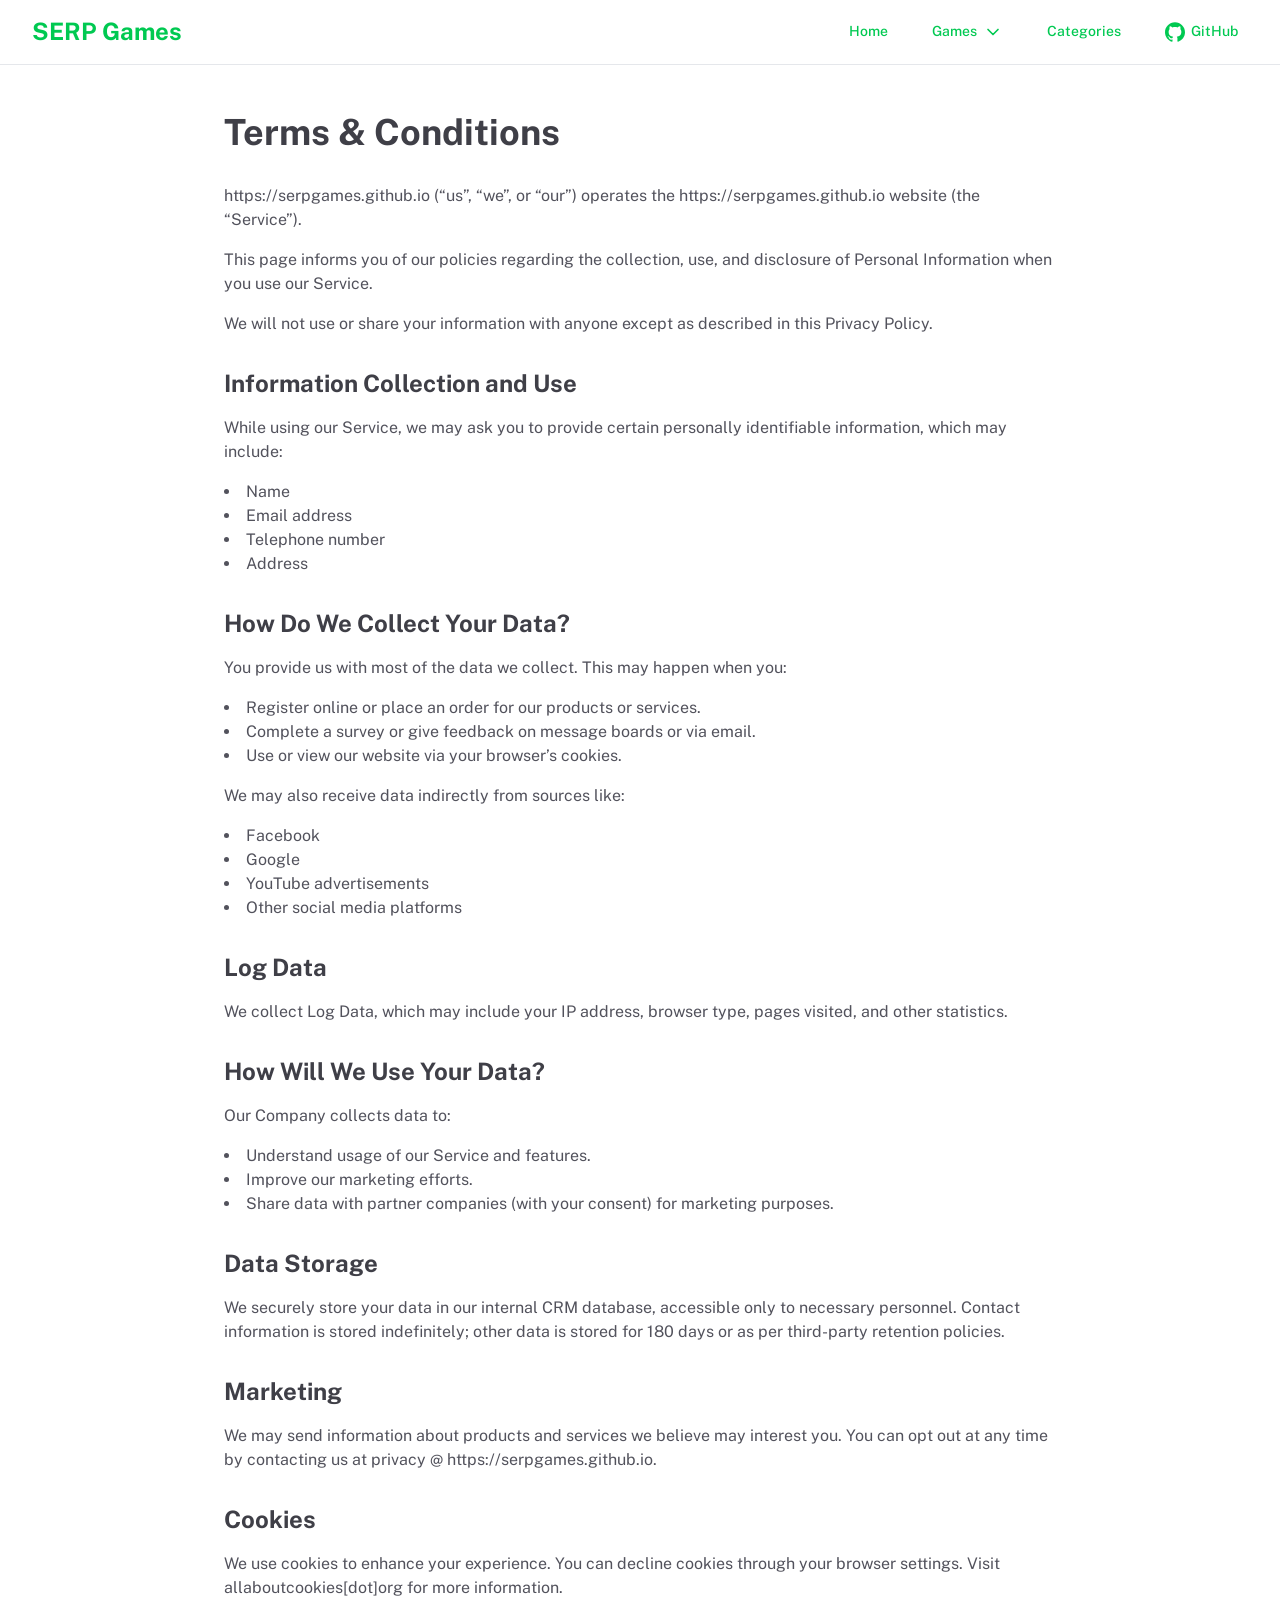
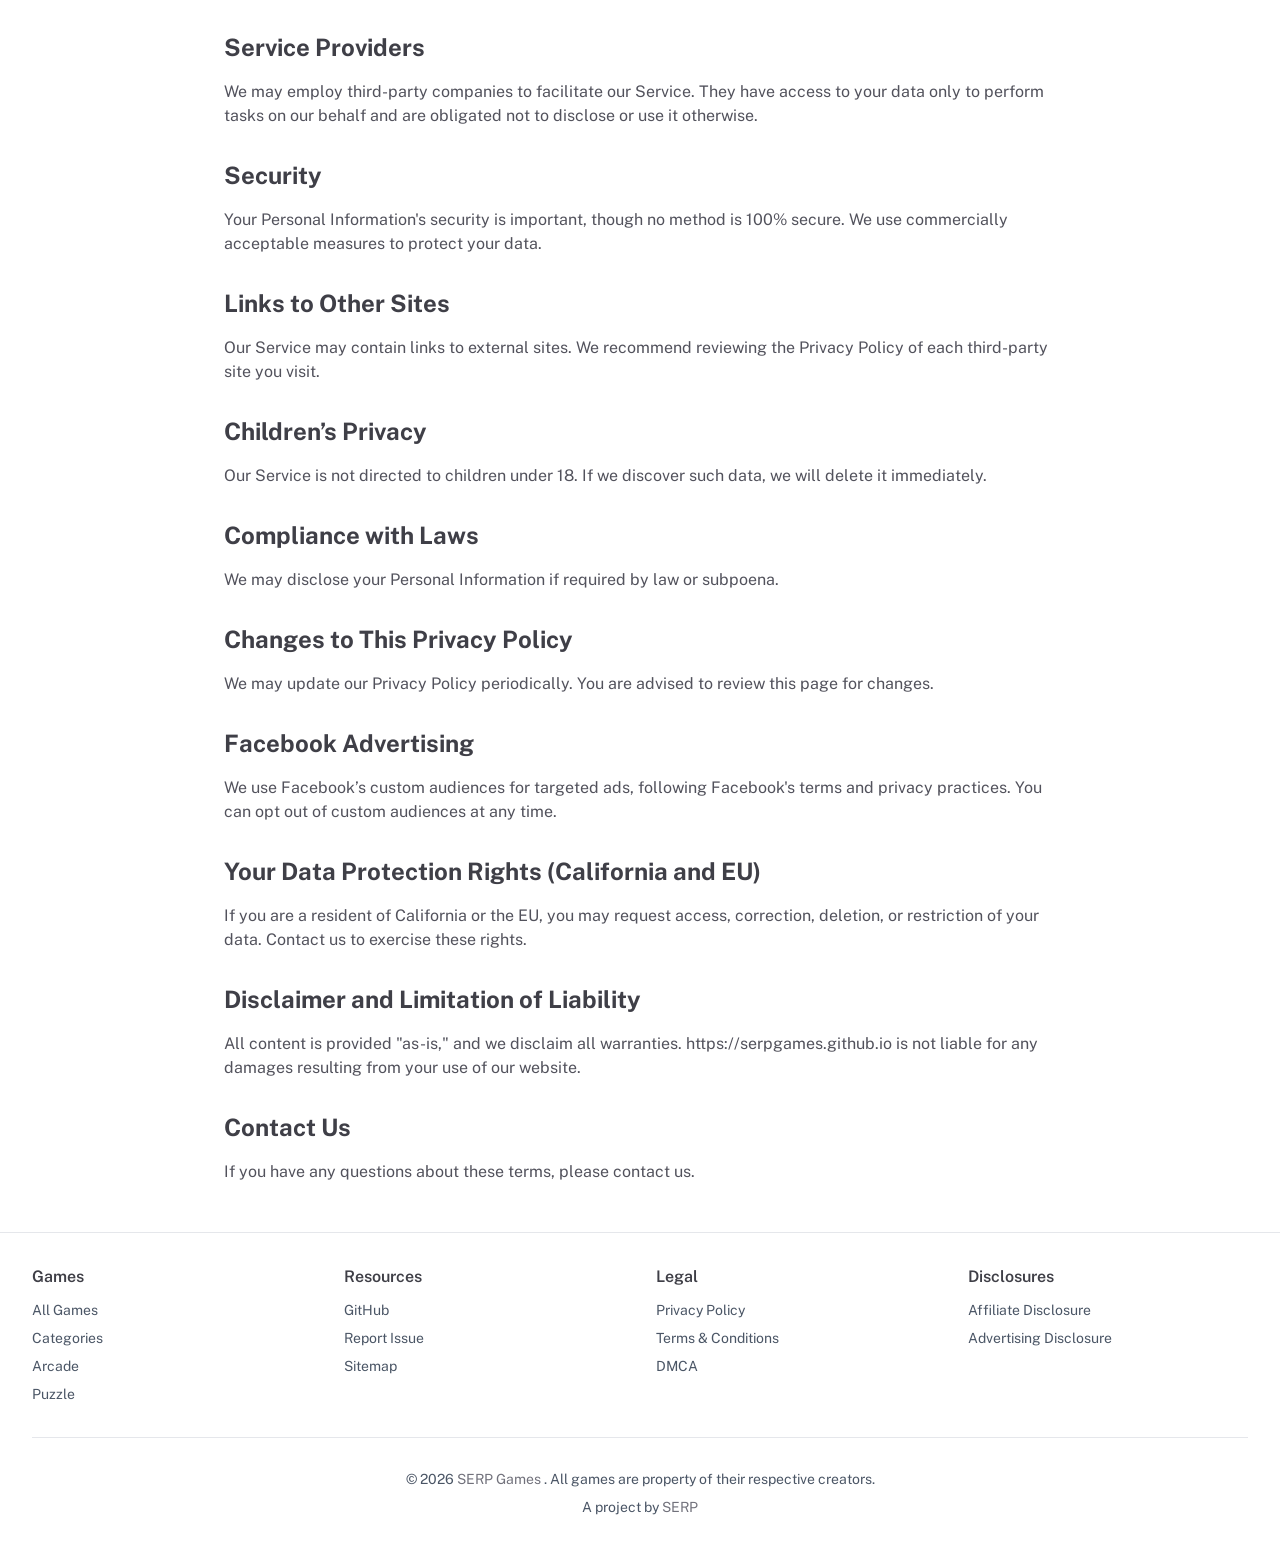
<file: legal/terms-conditions/index.html>
<!DOCTYPE html><html  lang="en"><head><meta charset="utf-8"><meta name="viewport" content="width=device-width, initial-scale=1"><style id="nuxt-ui-colors">@layer base {
  :root {
  --ui-color-primary-50: var(--color-green-50, oklch(98.2% 0.018 155.826));
  --ui-color-primary-100: var(--color-green-100, oklch(96.2% 0.044 156.743));
  --ui-color-primary-200: var(--color-green-200, oklch(92.5% 0.084 155.995));
  --ui-color-primary-300: var(--color-green-300, oklch(87.1% 0.15 154.449));
  --ui-color-primary-400: var(--color-green-400, oklch(79.2% 0.209 151.711));
  --ui-color-primary-500: var(--color-green-500, oklch(72.3% 0.219 149.579));
  --ui-color-primary-600: var(--color-green-600, oklch(62.7% 0.194 149.214));
  --ui-color-primary-700: var(--color-green-700, oklch(52.7% 0.154 150.069));
  --ui-color-primary-800: var(--color-green-800, oklch(44.8% 0.119 151.328));
  --ui-color-primary-900: var(--color-green-900, oklch(39.3% 0.095 152.535));
  --ui-color-primary-950: var(--color-green-950, oklch(26.6% 0.065 152.934));
  --ui-color-secondary-50: var(--color-blue-50, oklch(97% 0.014 254.604));
  --ui-color-secondary-100: var(--color-blue-100, oklch(93.2% 0.032 255.585));
  --ui-color-secondary-200: var(--color-blue-200, oklch(88.2% 0.059 254.128));
  --ui-color-secondary-300: var(--color-blue-300, oklch(80.9% 0.105 251.813));
  --ui-color-secondary-400: var(--color-blue-400, oklch(70.7% 0.165 254.624));
  --ui-color-secondary-500: var(--color-blue-500, oklch(62.3% 0.214 259.815));
  --ui-color-secondary-600: var(--color-blue-600, oklch(54.6% 0.245 262.881));
  --ui-color-secondary-700: var(--color-blue-700, oklch(48.8% 0.243 264.376));
  --ui-color-secondary-800: var(--color-blue-800, oklch(42.4% 0.199 265.638));
  --ui-color-secondary-900: var(--color-blue-900, oklch(37.9% 0.146 265.522));
  --ui-color-secondary-950: var(--color-blue-950, oklch(28.2% 0.091 267.935));
  --ui-color-success-50: var(--color-green-50, oklch(98.2% 0.018 155.826));
  --ui-color-success-100: var(--color-green-100, oklch(96.2% 0.044 156.743));
  --ui-color-success-200: var(--color-green-200, oklch(92.5% 0.084 155.995));
  --ui-color-success-300: var(--color-green-300, oklch(87.1% 0.15 154.449));
  --ui-color-success-400: var(--color-green-400, oklch(79.2% 0.209 151.711));
  --ui-color-success-500: var(--color-green-500, oklch(72.3% 0.219 149.579));
  --ui-color-success-600: var(--color-green-600, oklch(62.7% 0.194 149.214));
  --ui-color-success-700: var(--color-green-700, oklch(52.7% 0.154 150.069));
  --ui-color-success-800: var(--color-green-800, oklch(44.8% 0.119 151.328));
  --ui-color-success-900: var(--color-green-900, oklch(39.3% 0.095 152.535));
  --ui-color-success-950: var(--color-green-950, oklch(26.6% 0.065 152.934));
  --ui-color-info-50: var(--color-blue-50, oklch(97% 0.014 254.604));
  --ui-color-info-100: var(--color-blue-100, oklch(93.2% 0.032 255.585));
  --ui-color-info-200: var(--color-blue-200, oklch(88.2% 0.059 254.128));
  --ui-color-info-300: var(--color-blue-300, oklch(80.9% 0.105 251.813));
  --ui-color-info-400: var(--color-blue-400, oklch(70.7% 0.165 254.624));
  --ui-color-info-500: var(--color-blue-500, oklch(62.3% 0.214 259.815));
  --ui-color-info-600: var(--color-blue-600, oklch(54.6% 0.245 262.881));
  --ui-color-info-700: var(--color-blue-700, oklch(48.8% 0.243 264.376));
  --ui-color-info-800: var(--color-blue-800, oklch(42.4% 0.199 265.638));
  --ui-color-info-900: var(--color-blue-900, oklch(37.9% 0.146 265.522));
  --ui-color-info-950: var(--color-blue-950, oklch(28.2% 0.091 267.935));
  --ui-color-warning-50: var(--color-yellow-50, oklch(98.7% 0.026 102.212));
  --ui-color-warning-100: var(--color-yellow-100, oklch(97.3% 0.071 103.193));
  --ui-color-warning-200: var(--color-yellow-200, oklch(94.5% 0.129 101.54));
  --ui-color-warning-300: var(--color-yellow-300, oklch(90.5% 0.182 98.111));
  --ui-color-warning-400: var(--color-yellow-400, oklch(85.2% 0.199 91.936));
  --ui-color-warning-500: var(--color-yellow-500, oklch(79.5% 0.184 86.047));
  --ui-color-warning-600: var(--color-yellow-600, oklch(68.1% 0.162 75.834));
  --ui-color-warning-700: var(--color-yellow-700, oklch(55.4% 0.135 66.442));
  --ui-color-warning-800: var(--color-yellow-800, oklch(47.6% 0.114 61.907));
  --ui-color-warning-900: var(--color-yellow-900, oklch(42.1% 0.095 57.708));
  --ui-color-warning-950: var(--color-yellow-950, oklch(28.6% 0.066 53.813));
  --ui-color-error-50: var(--color-red-50, oklch(97.1% 0.013 17.38));
  --ui-color-error-100: var(--color-red-100, oklch(93.6% 0.032 17.717));
  --ui-color-error-200: var(--color-red-200, oklch(88.5% 0.062 18.334));
  --ui-color-error-300: var(--color-red-300, oklch(80.8% 0.114 19.571));
  --ui-color-error-400: var(--color-red-400, oklch(70.4% 0.191 22.216));
  --ui-color-error-500: var(--color-red-500, oklch(63.7% 0.237 25.331));
  --ui-color-error-600: var(--color-red-600, oklch(57.7% 0.245 27.325));
  --ui-color-error-700: var(--color-red-700, oklch(50.5% 0.213 27.518));
  --ui-color-error-800: var(--color-red-800, oklch(44.4% 0.177 26.899));
  --ui-color-error-900: var(--color-red-900, oklch(39.6% 0.141 25.723));
  --ui-color-error-950: var(--color-red-950, oklch(25.8% 0.092 26.042));
  --ui-color-neutral-50: var(--color-zinc-50, oklch(98.5% 0 0));
  --ui-color-neutral-100: var(--color-zinc-100, oklch(96.7% 0.001 286.375));
  --ui-color-neutral-200: var(--color-zinc-200, oklch(92% 0.004 286.32));
  --ui-color-neutral-300: var(--color-zinc-300, oklch(87.1% 0.006 286.286));
  --ui-color-neutral-400: var(--color-zinc-400, oklch(70.5% 0.015 286.067));
  --ui-color-neutral-500: var(--color-zinc-500, oklch(55.2% 0.016 285.938));
  --ui-color-neutral-600: var(--color-zinc-600, oklch(44.2% 0.017 285.786));
  --ui-color-neutral-700: var(--color-zinc-700, oklch(37% 0.013 285.805));
  --ui-color-neutral-800: var(--color-zinc-800, oklch(27.4% 0.006 286.033));
  --ui-color-neutral-900: var(--color-zinc-900, oklch(21% 0.006 285.885));
  --ui-color-neutral-950: var(--color-zinc-950, oklch(14.1% 0.005 285.823));
  }
  :root, .light {
  --ui-primary: var(--ui-color-primary-500);
  --ui-secondary: var(--ui-color-secondary-500);
  --ui-success: var(--ui-color-success-500);
  --ui-info: var(--ui-color-info-500);
  --ui-warning: var(--ui-color-warning-500);
  --ui-error: var(--ui-color-error-500);
  }
  .dark {
  --ui-primary: var(--ui-color-primary-400);
  --ui-secondary: var(--ui-color-secondary-400);
  --ui-success: var(--ui-color-success-400);
  --ui-info: var(--ui-color-info-400);
  --ui-warning: var(--ui-color-warning-400);
  --ui-error: var(--ui-color-error-400);
  }
}</style><style>p+p[data-v-e66784d1]{margin-top:1rem}</style><link rel="stylesheet" href="/_nuxt/entry.DVKEUNPn.css" crossorigin><style>@layer components {:where(.i-lucide\:chevron-down){display:inline-block;width:1em;height:1em;background-color:currentColor;-webkit-mask-image:var(--svg);mask-image:var(--svg);-webkit-mask-repeat:no-repeat;mask-repeat:no-repeat;-webkit-mask-size:100% 100%;mask-size:100% 100%;--svg:url("data:image/svg+xml,%3Csvg xmlns='http://www.w3.org/2000/svg' viewBox='0 0 24 24' width='24' height='24'%3E%3Cpath fill='none' stroke='black' stroke-linecap='round' stroke-linejoin='round' stroke-width='2' d='m6 9l6 6l6-6'/%3E%3C/svg%3E")}:where(.i-lucide\:menu){display:inline-block;width:1em;height:1em;background-color:currentColor;-webkit-mask-image:var(--svg);mask-image:var(--svg);-webkit-mask-repeat:no-repeat;mask-repeat:no-repeat;-webkit-mask-size:100% 100%;mask-size:100% 100%;--svg:url("data:image/svg+xml,%3Csvg xmlns='http://www.w3.org/2000/svg' viewBox='0 0 24 24' width='24' height='24'%3E%3Cpath fill='none' stroke='black' stroke-linecap='round' stroke-linejoin='round' stroke-width='2' d='M4 5h16M4 12h16M4 19h16'/%3E%3C/svg%3E")}:where(.i-simple-icons\:github){display:inline-block;width:1em;height:1em;background-color:currentColor;-webkit-mask-image:var(--svg);mask-image:var(--svg);-webkit-mask-repeat:no-repeat;mask-repeat:no-repeat;-webkit-mask-size:100% 100%;mask-size:100% 100%;--svg:url("data:image/svg+xml,%3Csvg xmlns='http://www.w3.org/2000/svg' viewBox='0 0 24 24' width='24' height='24'%3E%3Cpath fill='black' d='M12 .297c-6.63 0-12 5.373-12 12c0 5.303 3.438 9.8 8.205 11.385c.6.113.82-.258.82-.577c0-.285-.01-1.04-.015-2.04c-3.338.724-4.042-1.61-4.042-1.61C4.422 18.07 3.633 17.7 3.633 17.7c-1.087-.744.084-.729.084-.729c1.205.084 1.838 1.236 1.838 1.236c1.07 1.835 2.809 1.305 3.495.998c.108-.776.417-1.305.76-1.605c-2.665-.3-5.466-1.332-5.466-5.93c0-1.31.465-2.38 1.235-3.22c-.135-.303-.54-1.523.105-3.176c0 0 1.005-.322 3.3 1.23c.96-.267 1.98-.399 3-.405c1.02.006 2.04.138 3 .405c2.28-1.552 3.285-1.23 3.285-1.23c.645 1.653.24 2.873.12 3.176c.765.84 1.23 1.91 1.23 3.22c0 4.61-2.805 5.625-5.475 5.92c.42.36.81 1.096.81 2.22c0 1.606-.015 2.896-.015 3.286c0 .315.21.69.825.57C20.565 22.092 24 17.592 24 12.297c0-6.627-5.373-12-12-12'/%3E%3C/svg%3E")}}</style><link href="https://www.googletagmanager.com/gtm.js?id=GTM-5H8JPHTK" rel="preload" crossorigin="anonymous" referrerpolicy="no-referrer" fetchpriority="low" as="script"><link rel="preload" as="fetch" crossorigin="anonymous" href="/legal/terms-conditions/_payload.json?85c7c6aa-9973-434a-ba2e-2df640bedb1e"><link rel="modulepreload" as="script" crossorigin href="/_nuxt/B-ceguj3.js"><link rel="modulepreload" as="script" crossorigin href="/_nuxt/BTyd7HHp.js"><link rel="modulepreload" as="script" crossorigin href="/_nuxt/6oEeiC7I.js"><link rel="modulepreload" as="script" crossorigin href="/_nuxt/CjwdP4V2.js"><link rel="preload" as="fetch" fetchpriority="low" crossorigin="anonymous" href="/_nuxt/builds/meta/85c7c6aa-9973-434a-ba2e-2df640bedb1e.json"><link rel="prefetch" as="script" crossorigin href="/_nuxt/Pt5GPruw.js"><link rel="prefetch" as="script" crossorigin href="/_nuxt/CxIioPEP.js"><meta name="theme-color" content="#18181b" media="(prefers-color-scheme: dark)"><meta name="theme-color" content="white" media="(prefers-color-scheme: light)"><meta property="og:type" content="website"><meta name="robots" content="index, follow, max-image-preview:large, max-snippet:-1, max-video-preview:-1"><script type="module" src="/_nuxt/B-ceguj3.js" crossorigin></script><title>Terms Conditions | Serp Games</title><meta name="twitter:card" content="summary_large_image"><meta property="og:title" data-infer="" content="Terms Conditions | Serp Games"><link rel="canonical" href="https://serpgames.github.io/legal/terms-conditions"><meta property="og:url" content="https://serpgames.github.io/legal/terms-conditions"><meta property="og:site_name" content="Serp Games"><script>"use strict";(()=>{const t=window,e=document.documentElement,c=["dark","light"],n=getStorageValue("localStorage","nuxt-color-mode")||"system";let i=n==="system"?u():n;const r=e.getAttribute("data-color-mode-forced");r&&(i=r),l(i),t["__NUXT_COLOR_MODE__"]={preference:n,value:i,getColorScheme:u,addColorScheme:l,removeColorScheme:d};function l(o){const s=""+o+"",a="";e.classList?e.classList.add(s):e.className+=" "+s,a&&e.setAttribute("data-"+a,o)}function d(o){const s=""+o+"",a="";e.classList?e.classList.remove(s):e.className=e.className.replace(new RegExp(s,"g"),""),a&&e.removeAttribute("data-"+a)}function f(o){return t.matchMedia("(prefers-color-scheme"+o+")")}function u(){if(t.matchMedia&&f("").media!=="not all"){for(const o of c)if(f(":"+o).matches)return o}return"light"}})();function getStorageValue(t,e){switch(t){case"localStorage":return window.localStorage.getItem(e);case"sessionStorage":return window.sessionStorage.getItem(e);case"cookie":return getCookie(e);default:return null}}function getCookie(t){const c=("; "+window.document.cookie).split("; "+t+"=");if(c.length===2)return c.pop()?.split(";").shift()}</script></head><body><div id="__nuxt" class="isolate"><!--[--><!--[--><!--[--><!--[--><!--[--><div class="flex flex-col min-h-screen"><header class="border-b border-gray-200 dark:border-gray-800 -mb-px"><div class="w-full max-w-(--ui-container) mx-auto px-4 sm:px-6 lg:px-8"><!--[--><div class="flex items-center justify-between h-16"><a href="/" class="flex items-center space-x-2"><span class="text-2xl font-bold text-primary">SERP Games</span></a><nav class="hidden md:block"><ul class="flex items-center space-x-6"><li><!--[--><!--[--><a href="https://serpgames.github.io" rel="noopener noreferrer" class="rounded-md font-medium inline-flex items-center disabled:cursor-not-allowed aria-disabled:cursor-not-allowed disabled:opacity-75 aria-disabled:opacity-75 transition-colors px-2.5 py-1.5 text-sm gap-1.5 text-primary hover:bg-primary/10 active:bg-primary/10 focus:outline-none focus-visible:bg-primary/10 disabled:bg-transparent aria-disabled:bg-transparent dark:disabled:bg-transparent dark:aria-disabled:bg-transparent"><!--[--><!--[--><!----><!--]--><!--[--><span class="truncate">Home</span><!--]--><!--[--><!----><!--]--><!--]--></a><!--]--><!--]--></li><li><!--[--><!--[--><!--[--><!--[--><!--[--><button type="button" id="reka-dropdown-menu-trigger-v-0-0" aria-haspopup="menu" aria-expanded="false" data-state="closed" class="rounded-md font-medium inline-flex items-center disabled:cursor-not-allowed aria-disabled:cursor-not-allowed disabled:opacity-75 aria-disabled:opacity-75 transition-colors px-2.5 py-1.5 text-sm gap-1.5 text-primary hover:bg-primary/10 active:bg-primary/10 focus:outline-none focus-visible:bg-primary/10 disabled:bg-transparent aria-disabled:bg-transparent dark:disabled:bg-transparent dark:aria-disabled:bg-transparent"><!--[--><!--[--><!----><!--]--><!--[--><span class="truncate">Games</span><!--]--><!--[--><span class="iconify i-lucide:chevron-down shrink-0 size-5" aria-hidden="true" style=""></span><!--]--><!--]--></button><!--]--><!--]--><!--[--><!----><!----><!--]--><!--]--><!--]--><!--]--></li><li><!--[--><!--[--><a href="https://serpgames.github.io/categories" rel="noopener noreferrer" class="rounded-md font-medium inline-flex items-center disabled:cursor-not-allowed aria-disabled:cursor-not-allowed disabled:opacity-75 aria-disabled:opacity-75 transition-colors px-2.5 py-1.5 text-sm gap-1.5 text-primary hover:bg-primary/10 active:bg-primary/10 focus:outline-none focus-visible:bg-primary/10 disabled:bg-transparent aria-disabled:bg-transparent dark:disabled:bg-transparent dark:aria-disabled:bg-transparent"><!--[--><!--[--><!----><!--]--><!--[--><span class="truncate">Categories</span><!--]--><!--[--><!----><!--]--><!--]--></a><!--]--><!--]--></li><li><!--[--><!--[--><a href="https://github.com/serpgames" rel="noopener noreferrer" target="_blank" class="rounded-md font-medium inline-flex items-center disabled:cursor-not-allowed aria-disabled:cursor-not-allowed disabled:opacity-75 aria-disabled:opacity-75 transition-colors px-2.5 py-1.5 text-sm gap-1.5 text-primary hover:bg-primary/10 active:bg-primary/10 focus:outline-none focus-visible:bg-primary/10 disabled:bg-transparent aria-disabled:bg-transparent dark:disabled:bg-transparent dark:aria-disabled:bg-transparent"><!--[--><!--[--><span class="iconify i-simple-icons:github shrink-0 size-5" aria-hidden="true" style=""></span><!--]--><!--[--><span class="truncate">GitHub</span><!--]--><!--[--><!----><!--]--><!--]--></a><!--]--><!--]--></li></ul></nav><!--[--><!--[--><button type="button" class="rounded-md font-medium inline-flex items-center disabled:cursor-not-allowed aria-disabled:cursor-not-allowed disabled:opacity-75 aria-disabled:opacity-75 transition-colors text-sm gap-1.5 text-primary hover:bg-primary/10 active:bg-primary/10 focus:outline-none focus-visible:bg-primary/10 disabled:bg-transparent aria-disabled:bg-transparent dark:disabled:bg-transparent dark:aria-disabled:bg-transparent p-1.5 md:hidden"><!--[--><!--[--><span class="iconify i-lucide:menu shrink-0 size-5" aria-hidden="true" style=""></span><!--]--><!--[--><!----><!--]--><!--[--><!----><!--]--><!--]--></button><!--]--><!--]--></div><!----><!--]--></div></header><main class="flex-1"><!--[--><div class="w-full mx-auto px-4 sm:px-6 lg:px-8 py-12 max-w-4xl text-toned" data-v-e66784d1><!--[--><h1 class="text-4xl font-bold mb-8 text-default" data-v-e66784d1> Terms &amp; Conditions </h1><p data-v-e66784d1>https://serpgames.github.io (“us”, “we”, or “our”) operates the https://serpgames.github.io website (the “Service”). </p><p data-v-e66784d1> This page informs you of our policies regarding the collection, use, and disclosure of Personal Information when you use our Service. </p><p data-v-e66784d1> We will not use or share your information with anyone except as described in this Privacy Policy. </p><h2 class="mt-8 mb-4 text-2xl font-bold text-default" data-v-e66784d1> Information Collection and Use </h2><p data-v-e66784d1> While using our Service, we may ask you to provide certain personally identifiable information, which may include: </p><ul class="list-disc list-inside mt-4" data-v-e66784d1><li data-v-e66784d1>Name</li><li data-v-e66784d1>Email address</li><li data-v-e66784d1>Telephone number</li><li data-v-e66784d1>Address</li></ul><h2 class="mt-8 mb-4 text-2xl font-bold text-default" data-v-e66784d1> How Do We Collect Your Data? </h2><p data-v-e66784d1> You provide us with most of the data we collect. This may happen when you: </p><ul class="list-disc list-inside mt-4" data-v-e66784d1><li data-v-e66784d1>Register online or place an order for our products or services.</li><li data-v-e66784d1> Complete a survey or give feedback on message boards or via email. </li><li data-v-e66784d1>Use or view our website via your browser’s cookies.</li></ul><p class="my-4" data-v-e66784d1> We may also receive data indirectly from sources like: </p><ul class="list-disc list-inside" data-v-e66784d1><li data-v-e66784d1>Facebook</li><li data-v-e66784d1>Google</li><li data-v-e66784d1>YouTube advertisements</li><li data-v-e66784d1>Other social media platforms</li></ul><h2 class="mt-8 mb-4 text-2xl font-bold text-default" data-v-e66784d1> Log Data </h2><p data-v-e66784d1> We collect Log Data, which may include your IP address, browser type, pages visited, and other statistics. </p><h2 class="mt-8 mb-4 text-2xl font-bold text-default" data-v-e66784d1> How Will We Use Your Data? </h2><p data-v-e66784d1>Our Company collects data to:</p><ul class="list-disc list-inside mt-4" data-v-e66784d1><li data-v-e66784d1>Understand usage of our Service and features.</li><li data-v-e66784d1>Improve our marketing efforts.</li><li data-v-e66784d1> Share data with partner companies (with your consent) for marketing purposes. </li></ul><h2 class="mt-8 mb-4 text-2xl font-bold text-default" data-v-e66784d1> Data Storage </h2><p data-v-e66784d1> We securely store your data in our internal CRM database, accessible only to necessary personnel. Contact information is stored indefinitely; other data is stored for 180 days or as per third-party retention policies. </p><h2 class="mt-8 mb-4 text-2xl font-bold text-default" data-v-e66784d1> Marketing </h2><p data-v-e66784d1> We may send information about products and services we believe may interest you. You can opt out at any time by contacting us at privacy @ https://serpgames.github.io. </p><h2 class="mt-8 mb-4 text-2xl font-bold text-default" data-v-e66784d1> Cookies </h2><p data-v-e66784d1> We use cookies to enhance your experience. You can decline cookies through your browser settings. Visit allaboutcookies[dot]org for more information. </p><h2 class="mt-8 mb-4 text-2xl font-bold text-default" data-v-e66784d1> Service Providers </h2><p data-v-e66784d1> We may employ third-party companies to facilitate our Service. They have access to your data only to perform tasks on our behalf and are obligated not to disclose or use it otherwise. </p><h2 class="mt-8 mb-4 text-2xl font-bold text-default" data-v-e66784d1> Security </h2><p data-v-e66784d1> Your Personal Information&#39;s security is important, though no method is 100% secure. We use commercially acceptable measures to protect your data. </p><h2 class="mt-8 mb-4 text-2xl font-bold text-default" data-v-e66784d1> Links to Other Sites </h2><p data-v-e66784d1> Our Service may contain links to external sites. We recommend reviewing the Privacy Policy of each third-party site you visit. </p><h2 class="mt-8 mb-4 text-2xl font-bold text-default" data-v-e66784d1> Children’s Privacy </h2><p data-v-e66784d1> Our Service is not directed to children under 18. If we discover such data, we will delete it immediately. </p><h2 class="mt-8 mb-4 text-2xl font-bold text-default" data-v-e66784d1> Compliance with Laws </h2><p data-v-e66784d1> We may disclose your Personal Information if required by law or subpoena. </p><h2 class="mt-8 mb-4 text-2xl font-bold text-default" data-v-e66784d1> Changes to This Privacy Policy </h2><p data-v-e66784d1> We may update our Privacy Policy periodically. You are advised to review this page for changes. </p><h2 class="mt-8 mb-4 text-2xl font-bold text-default" data-v-e66784d1> Facebook Advertising </h2><p data-v-e66784d1> We use Facebook’s custom audiences for targeted ads, following Facebook&#39;s terms and privacy practices. You can opt out of custom audiences at any time. </p><h2 class="mt-8 mb-4 text-2xl font-bold text-default" data-v-e66784d1> Your Data Protection Rights (California and EU) </h2><p data-v-e66784d1> If you are a resident of California or the EU, you may request access, correction, deletion, or restriction of your data. Contact us to exercise these rights. </p><h2 class="mt-8 mb-4 text-2xl font-bold text-default" data-v-e66784d1> Disclaimer and Limitation of Liability </h2><p data-v-e66784d1> All content is provided &quot;as-is,&quot; and we disclaim all warranties. https://serpgames.github.io is not liable for any damages resulting from your use of our website. </p><h2 class="mt-8 mb-4 text-2xl font-bold text-default" data-v-e66784d1> Contact Us </h2><p data-v-e66784d1>If you have any questions about these terms, please contact us.</p><!--]--></div><!--]--></main><footer class="border-t border-gray-200 dark:border-gray-800 mt-auto"><div class="w-full max-w-(--ui-container) mx-auto px-4 sm:px-6 lg:px-8"><!--[--><div class="py-8"><div class="grid grid-cols-2 md:grid-cols-4 gap-8 mb-8"><div><h3 class="font-semibold mb-3"> Games </h3><ul class="space-y-2 text-sm"><li><!--[--><a href="https://serpgames.github.io/games" rel="noopener noreferrer" class="focus-visible:outline-primary transition-colors text-gray-600 dark:text-gray-400 hover:text-primary"><!--[--><!--[--> All Games <!--]--><!--]--></a><!--]--></li><li><!--[--><a href="https://serpgames.github.io/categories" rel="noopener noreferrer" class="focus-visible:outline-primary transition-colors text-gray-600 dark:text-gray-400 hover:text-primary"><!--[--><!--[--> Categories <!--]--><!--]--></a><!--]--></li><li><!--[--><a href="https://serpgames.github.io/categories/arcade" rel="noopener noreferrer" class="focus-visible:outline-primary transition-colors text-gray-600 dark:text-gray-400 hover:text-primary"><!--[--><!--[--> Arcade <!--]--><!--]--></a><!--]--></li><li><!--[--><a href="https://serpgames.github.io/categories/puzzle" rel="noopener noreferrer" class="focus-visible:outline-primary transition-colors text-gray-600 dark:text-gray-400 hover:text-primary"><!--[--><!--[--> Puzzle <!--]--><!--]--></a><!--]--></li></ul></div><div><h3 class="font-semibold mb-3"> Resources </h3><ul class="space-y-2 text-sm"><li><!--[--><a href="https://github.com/serpgames" rel="noopener noreferrer" target="_blank" class="focus-visible:outline-primary transition-colors text-gray-600 dark:text-gray-400 hover:text-primary"><!--[--><!--[--> GitHub <!--]--><!--]--></a><!--]--></li><li><!--[--><a href="https://github.com/serpgames/serpgames.github.io/issues" rel="noopener noreferrer" target="_blank" class="focus-visible:outline-primary transition-colors text-gray-600 dark:text-gray-400 hover:text-primary"><!--[--><!--[--> Report Issue <!--]--><!--]--></a><!--]--></li><li><!--[--><a href="https://serpgames.github.io/sitemap" rel="noopener noreferrer" class="focus-visible:outline-primary transition-colors text-gray-600 dark:text-gray-400 hover:text-primary"><!--[--><!--[--> Sitemap <!--]--><!--]--></a><!--]--></li></ul></div><div><h3 class="font-semibold mb-3"> Legal </h3><ul class="space-y-2 text-sm"><li><!--[--><a href="https://serpgames.github.io/legal/privacy-policy" rel="noopener noreferrer" class="focus-visible:outline-primary transition-colors text-gray-600 dark:text-gray-400 hover:text-primary"><!--[--><!--[--> Privacy Policy <!--]--><!--]--></a><!--]--></li><li><!--[--><a href="https://serpgames.github.io/legal/terms-conditions" rel="noopener noreferrer" class="focus-visible:outline-primary transition-colors text-gray-600 dark:text-gray-400 hover:text-primary"><!--[--><!--[--> Terms &amp; Conditions <!--]--><!--]--></a><!--]--></li><li><!--[--><a href="https://serpgames.github.io/legal/dmca" rel="noopener noreferrer" class="focus-visible:outline-primary transition-colors text-gray-600 dark:text-gray-400 hover:text-primary"><!--[--><!--[--> DMCA <!--]--><!--]--></a><!--]--></li></ul></div><div><h3 class="font-semibold mb-3"> Disclosures </h3><ul class="space-y-2 text-sm"><li><!--[--><a href="https://serpgames.github.io/legal/affiliate-disclosure" rel="noopener noreferrer" class="focus-visible:outline-primary transition-colors text-gray-600 dark:text-gray-400 hover:text-primary"><!--[--><!--[--> Affiliate Disclosure <!--]--><!--]--></a><!--]--></li><li><!--[--><a href="https://serpgames.github.io/legal/advertising-disclosure" rel="noopener noreferrer" class="focus-visible:outline-primary transition-colors text-gray-600 dark:text-gray-400 hover:text-primary"><!--[--><!--[--> Advertising Disclosure <!--]--><!--]--></a><!--]--></li></ul></div></div><div class="border-t border-gray-200 dark:border-gray-800 pt-8 text-center text-sm text-gray-600 dark:text-gray-400"><p> © 2025 <!--[--><a href="https://serp.games" rel="noopener noreferrer" target="_blank" class="focus-visible:outline-primary text-muted transition-colors hover:text-primary"><!--[--><!--[--> SERP Games <!--]--><!--]--></a><!--]--> . All games are property of their respective creators. </p><p class="mt-2"> A project by <!--[--><a href="https://serp.co" rel="noopener noreferrer" target="_blank" class="focus-visible:outline-primary text-muted transition-colors hover:text-primary"><!--[--><!--[--> SERP <!--]--><!--]--></a><!--]--></p></div></div><!--]--></div></footer></div><!--]--><!--]--><!--[--><!--]--><!----><!--]--><!--[--><!--]--><!--]--><!--]--></div><div id="teleports"></div><script type="application/ld+json" data-nuxt-schema-org="true" data-hid="schema-org-graph">{"@context":"https://schema.org","@graph":[{"@id":"https://serpgames.github.io/#website","@type":"WebSite","inLanguage":"en","name":"Serp Games","url":"https://serpgames.github.io/","publisher":{"@id":"https://serpgames.github.io/#identity"}},{"@id":"https://serpgames.github.io/legal/terms-conditions#webpage","@type":"WebPage","name":"Terms Conditions","url":"https://serpgames.github.io/legal/terms-conditions","about":{"@id":"https://serpgames.github.io/#identity"},"isPartOf":{"@id":"https://serpgames.github.io/#website"},"potentialAction":[{"@type":"ReadAction","target":["https://serpgames.github.io/legal/terms-conditions"]}]},{"@id":"https://serpgames.github.io/#identity","@type":"Organization","name":"Serp Games","url":"https://serpgames.github.io"}]}</script><script type="application/json" data-nuxt-data="nuxt-app" data-ssr="true" id="__NUXT_DATA__" data-src="/legal/terms-conditions/_payload.json?85c7c6aa-9973-434a-ba2e-2df640bedb1e">[{"state":1,"once":16,"_errors":17,"serverRendered":5,"path":19,"prerenderedAt":20},["Reactive",2],{"$scolor-mode":3,"$snuxt-seo-utils:routeRules":7,"$stoasts":8,"$ssite-config":9},{"preference":4,"value":4,"unknown":5,"forced":6},"system",true,false,{"head":-1,"seoMeta":-1},[],{"_priority":10,"env":13,"name":14,"url":15},{"name":11,"env":12,"url":11},-3,-15,"production","Serp Games","https://serpgames.github.io",["Set"],["ShallowReactive",18],{},"/legal/terms-conditions",1756893263177]</script><script>window.__NUXT__={};window.__NUXT__.config={public:{appBase:"https://serpgames.github.io","nuxt-scripts":{version:"",defaultScriptOptions:{trigger:"onNuxtReady"}},"seo-utils":{canonicalQueryWhitelist:["page","sort","filter","search","q","category","tag"],canonicalLowercase:true}},app:{baseURL:"/",buildId:"85c7c6aa-9973-434a-ba2e-2df640bedb1e",buildAssetsDir:"/_nuxt/",cdnURL:""}}</script></body></html>
</file>
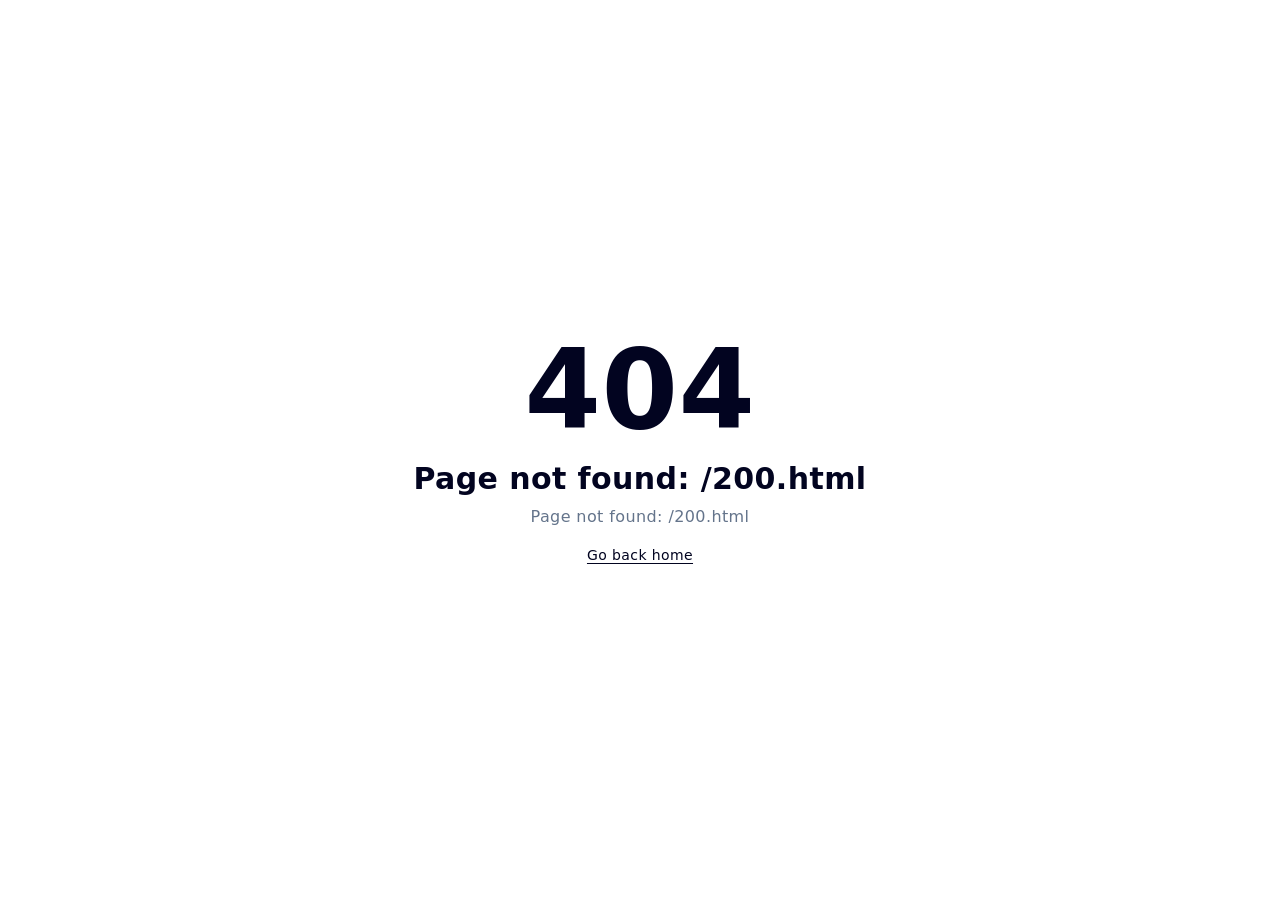
<file: 200.html>
<!DOCTYPE html><html><head><meta charset="utf-8"><meta name="viewport" content="width=device-width, initial-scale=1"><link rel="stylesheet" href="/_nuxt/entry.DVKEUNPn.css" crossorigin><link rel="modulepreload" as="script" crossorigin href="/_nuxt/B-ceguj3.js"><link rel="prefetch" as="script" crossorigin href="/_nuxt/BTyd7HHp.js"><link rel="prefetch" as="script" crossorigin href="/_nuxt/6oEeiC7I.js"><link rel="prefetch" as="script" crossorigin href="/_nuxt/Pt5GPruw.js"><link rel="prefetch" as="script" crossorigin href="/_nuxt/CxIioPEP.js"><meta name="theme-color" content="#18181b" media="(prefers-color-scheme: dark)"><meta name="theme-color" content="white" media="(prefers-color-scheme: light)"><meta property="og:type" content="website"><script type="module" src="/_nuxt/B-ceguj3.js" crossorigin></script><script>"use strict";(()=>{const t=window,e=document.documentElement,c=["dark","light"],n=getStorageValue("localStorage","nuxt-color-mode")||"system";let i=n==="system"?u():n;const r=e.getAttribute("data-color-mode-forced");r&&(i=r),l(i),t["__NUXT_COLOR_MODE__"]={preference:n,value:i,getColorScheme:u,addColorScheme:l,removeColorScheme:d};function l(o){const s=""+o+"",a="";e.classList?e.classList.add(s):e.className+=" "+s,a&&e.setAttribute("data-"+a,o)}function d(o){const s=""+o+"",a="";e.classList?e.classList.remove(s):e.className=e.className.replace(new RegExp(s,"g"),""),a&&e.removeAttribute("data-"+a)}function f(o){return t.matchMedia("(prefers-color-scheme"+o+")")}function u(){if(t.matchMedia&&f("").media!=="not all"){for(const o of c)if(f(":"+o).matches)return o}return"light"}})();function getStorageValue(t,e){switch(t){case"localStorage":return window.localStorage.getItem(e);case"sessionStorage":return window.sessionStorage.getItem(e);case"cookie":return getCookie(e);default:return null}}function getCookie(t){const c=("; "+window.document.cookie).split("; "+t+"=");if(c.length===2)return c.pop()?.split(";").shift()}</script><meta name="robots" content="index, follow, max-image-preview:large, max-snippet:-1, max-video-preview:-1" /></head><body><div id="__nuxt" class="isolate"></div><div id="teleports"></div><script>window.__NUXT_SITE_CONFIG__=(function(a){return {_priority:{name:a,env:-15,url:a},env:"production",name:"Serp Games",url:"https:\u002F\u002Fserpgames.github.io"}}(-3))</script><script type="application/json" data-nuxt-data="nuxt-app" data-ssr="false" id="__NUXT_DATA__">[{"prerenderedAt":1,"serverRendered":2},1756893262917,false]</script><script>window.__NUXT__={};window.__NUXT__.config={public:{appBase:"https://serpgames.github.io","nuxt-scripts":{version:"",defaultScriptOptions:{trigger:"onNuxtReady"}},"seo-utils":{canonicalQueryWhitelist:["page","sort","filter","search","q","category","tag"],canonicalLowercase:true}},app:{baseURL:"/",buildId:"85c7c6aa-9973-434a-ba2e-2df640bedb1e",buildAssetsDir:"/_nuxt/",cdnURL:""}}</script></body></html>
</file>
<file: _nuxt/entry.DVKEUNPn.css>
@font-face{font-family:Public Sans;src:local("Public Sans Regular Italic"),local("Public Sans Italic"),url(../_fonts/8VR2wSMN-3U4NbWAVYXlkRV6hA0jFBXP-0RtL3X7fko-ePpgXqBAcVHzWyOmLmoO36pXD6naURrRSnBWcSNRywI.woff2) format(woff2);font-display:swap;unicode-range:U+0102-0103,U+0110-0111,U+0128-0129,U+0168-0169,U+01A0-01A1,U+01AF-01B0,U+0300-0301,U+0303-0304,U+0308-0309,U+0323,U+0329,U+1EA0-1EF9,U+20AB;font-weight:400;font-style:italic}@font-face{font-family:"Public Sans Fallback: Arial";src:local("Arial");size-adjust:104.8675%;ascent-override:90.5905%;descent-override:21.4557%;line-gap-override:0%}@font-face{font-family:Public Sans;src:local("Public Sans Regular Italic"),local("Public Sans Italic"),url(../_fonts/57NSSoFy1VLVs2gqly8Ls9awBnZMFyXGrefpmqvdqmc-1qeyFf9_6vK64CcMwgwTffI_9nnExS_Zoj3QiHtMXlQ.woff2) format(woff2);font-display:swap;unicode-range:U+0100-02BA,U+02BD-02C5,U+02C7-02CC,U+02CE-02D7,U+02DD-02FF,U+0304,U+0308,U+0329,U+1D00-1DBF,U+1E00-1E9F,U+1EF2-1EFF,U+2020,U+20A0-20AB,U+20AD-20C0,U+2113,U+2C60-2C7F,U+A720-A7FF;font-weight:400;font-style:italic}@font-face{font-family:Public Sans;src:local("Public Sans Regular Italic"),local("Public Sans Italic"),url(../_fonts/Ld1FnTo3yTIwDyGfTQ5-Fws9AWsCbKfMvgxduXr7JcY-AEQEsr04R27wxrozTeBZaJGVCSw1AMR3d7fniO5STHI.woff2) format(woff2);font-display:swap;unicode-range:U+0000-00FF,U+0131,U+0152-0153,U+02BB-02BC,U+02C6,U+02DA,U+02DC,U+0304,U+0308,U+0329,U+2000-206F,U+20AC,U+2122,U+2191,U+2193,U+2212,U+2215,U+FEFF,U+FFFD;font-weight:400;font-style:italic}@font-face{font-family:Public Sans;src:local("Public Sans Medium Italic"),url(../_fonts/8VR2wSMN-3U4NbWAVYXlkRV6hA0jFBXP-0RtL3X7fko-ePpgXqBAcVHzWyOmLmoO36pXD6naURrRSnBWcSNRywI.woff2) format(woff2);font-display:swap;unicode-range:U+0102-0103,U+0110-0111,U+0128-0129,U+0168-0169,U+01A0-01A1,U+01AF-01B0,U+0300-0301,U+0303-0304,U+0308-0309,U+0323,U+0329,U+1EA0-1EF9,U+20AB;font-weight:500;font-style:italic}@font-face{font-family:Public Sans;src:local("Public Sans Medium Italic"),url(../_fonts/57NSSoFy1VLVs2gqly8Ls9awBnZMFyXGrefpmqvdqmc-1qeyFf9_6vK64CcMwgwTffI_9nnExS_Zoj3QiHtMXlQ.woff2) format(woff2);font-display:swap;unicode-range:U+0100-02BA,U+02BD-02C5,U+02C7-02CC,U+02CE-02D7,U+02DD-02FF,U+0304,U+0308,U+0329,U+1D00-1DBF,U+1E00-1E9F,U+1EF2-1EFF,U+2020,U+20A0-20AB,U+20AD-20C0,U+2113,U+2C60-2C7F,U+A720-A7FF;font-weight:500;font-style:italic}@font-face{font-family:Public Sans;src:local("Public Sans Medium Italic"),url(../_fonts/Ld1FnTo3yTIwDyGfTQ5-Fws9AWsCbKfMvgxduXr7JcY-AEQEsr04R27wxrozTeBZaJGVCSw1AMR3d7fniO5STHI.woff2) format(woff2);font-display:swap;unicode-range:U+0000-00FF,U+0131,U+0152-0153,U+02BB-02BC,U+02C6,U+02DA,U+02DC,U+0304,U+0308,U+0329,U+2000-206F,U+20AC,U+2122,U+2191,U+2193,U+2212,U+2215,U+FEFF,U+FFFD;font-weight:500;font-style:italic}@font-face{font-family:Public Sans;src:local("Public Sans SemiBold Italic"),url(../_fonts/8VR2wSMN-3U4NbWAVYXlkRV6hA0jFBXP-0RtL3X7fko-ePpgXqBAcVHzWyOmLmoO36pXD6naURrRSnBWcSNRywI.woff2) format(woff2);font-display:swap;unicode-range:U+0102-0103,U+0110-0111,U+0128-0129,U+0168-0169,U+01A0-01A1,U+01AF-01B0,U+0300-0301,U+0303-0304,U+0308-0309,U+0323,U+0329,U+1EA0-1EF9,U+20AB;font-weight:600;font-style:italic}@font-face{font-family:Public Sans;src:local("Public Sans SemiBold Italic"),url(../_fonts/57NSSoFy1VLVs2gqly8Ls9awBnZMFyXGrefpmqvdqmc-1qeyFf9_6vK64CcMwgwTffI_9nnExS_Zoj3QiHtMXlQ.woff2) format(woff2);font-display:swap;unicode-range:U+0100-02BA,U+02BD-02C5,U+02C7-02CC,U+02CE-02D7,U+02DD-02FF,U+0304,U+0308,U+0329,U+1D00-1DBF,U+1E00-1E9F,U+1EF2-1EFF,U+2020,U+20A0-20AB,U+20AD-20C0,U+2113,U+2C60-2C7F,U+A720-A7FF;font-weight:600;font-style:italic}@font-face{font-family:Public Sans;src:local("Public Sans SemiBold Italic"),url(../_fonts/Ld1FnTo3yTIwDyGfTQ5-Fws9AWsCbKfMvgxduXr7JcY-AEQEsr04R27wxrozTeBZaJGVCSw1AMR3d7fniO5STHI.woff2) format(woff2);font-display:swap;unicode-range:U+0000-00FF,U+0131,U+0152-0153,U+02BB-02BC,U+02C6,U+02DA,U+02DC,U+0304,U+0308,U+0329,U+2000-206F,U+20AC,U+2122,U+2191,U+2193,U+2212,U+2215,U+FEFF,U+FFFD;font-weight:600;font-style:italic}@font-face{font-family:Public Sans;src:local("Public Sans Bold Italic"),url(../_fonts/8VR2wSMN-3U4NbWAVYXlkRV6hA0jFBXP-0RtL3X7fko-ePpgXqBAcVHzWyOmLmoO36pXD6naURrRSnBWcSNRywI.woff2) format(woff2);font-display:swap;unicode-range:U+0102-0103,U+0110-0111,U+0128-0129,U+0168-0169,U+01A0-01A1,U+01AF-01B0,U+0300-0301,U+0303-0304,U+0308-0309,U+0323,U+0329,U+1EA0-1EF9,U+20AB;font-weight:700;font-style:italic}@font-face{font-family:Public Sans;src:local("Public Sans Bold Italic"),url(../_fonts/57NSSoFy1VLVs2gqly8Ls9awBnZMFyXGrefpmqvdqmc-1qeyFf9_6vK64CcMwgwTffI_9nnExS_Zoj3QiHtMXlQ.woff2) format(woff2);font-display:swap;unicode-range:U+0100-02BA,U+02BD-02C5,U+02C7-02CC,U+02CE-02D7,U+02DD-02FF,U+0304,U+0308,U+0329,U+1D00-1DBF,U+1E00-1E9F,U+1EF2-1EFF,U+2020,U+20A0-20AB,U+20AD-20C0,U+2113,U+2C60-2C7F,U+A720-A7FF;font-weight:700;font-style:italic}@font-face{font-family:Public Sans;src:local("Public Sans Bold Italic"),url(../_fonts/Ld1FnTo3yTIwDyGfTQ5-Fws9AWsCbKfMvgxduXr7JcY-AEQEsr04R27wxrozTeBZaJGVCSw1AMR3d7fniO5STHI.woff2) format(woff2);font-display:swap;unicode-range:U+0000-00FF,U+0131,U+0152-0153,U+02BB-02BC,U+02C6,U+02DA,U+02DC,U+0304,U+0308,U+0329,U+2000-206F,U+20AC,U+2122,U+2191,U+2193,U+2212,U+2215,U+FEFF,U+FFFD;font-weight:700;font-style:italic}@font-face{font-family:Public Sans;src:local("Public Sans Regular"),local("Public Sans"),url(../_fonts/NdzqRASp2bovDUhQT1IRE_EMqKJ2KYQdTCfFcBvL8yw-XfRDGaSeLY6SPnWpjad4l8ioAqB5UAqAaECLhmLVqN0.woff2) format(woff2);font-display:swap;unicode-range:U+0102-0103,U+0110-0111,U+0128-0129,U+0168-0169,U+01A0-01A1,U+01AF-01B0,U+0300-0301,U+0303-0304,U+0308-0309,U+0323,U+0329,U+1EA0-1EF9,U+20AB;font-weight:400;font-style:normal}@font-face{font-family:Public Sans;src:local("Public Sans Regular"),local("Public Sans"),url(../_fonts/iTkrULNFJJkTvihIg1Vqi5IODRH_9btXCioVF5l98I8-gon7SQLUjyaiRzGiXFQQ08HvkYxlCZMdUnVlbkX2eAQ.woff2) format(woff2);font-display:swap;unicode-range:U+0100-02BA,U+02BD-02C5,U+02C7-02CC,U+02CE-02D7,U+02DD-02FF,U+0304,U+0308,U+0329,U+1D00-1DBF,U+1E00-1E9F,U+1EF2-1EFF,U+2020,U+20A0-20AB,U+20AD-20C0,U+2113,U+2C60-2C7F,U+A720-A7FF;font-weight:400;font-style:normal}@font-face{font-family:Public Sans;src:local("Public Sans Regular"),local("Public Sans"),url(../_fonts/GsKUclqeNLJ96g5AU593ug6yanivOiwjW_7zESNPChw-nKEn1QNlfsui4nebfAs6DwSkQmkF3kXXjQ7vbPq3H0E.woff2) format(woff2);font-display:swap;unicode-range:U+0000-00FF,U+0131,U+0152-0153,U+02BB-02BC,U+02C6,U+02DA,U+02DC,U+0304,U+0308,U+0329,U+2000-206F,U+20AC,U+2122,U+2191,U+2193,U+2212,U+2215,U+FEFF,U+FFFD;font-weight:400;font-style:normal}@font-face{font-family:Public Sans;src:local("Public Sans Medium"),url(../_fonts/NdzqRASp2bovDUhQT1IRE_EMqKJ2KYQdTCfFcBvL8yw-XfRDGaSeLY6SPnWpjad4l8ioAqB5UAqAaECLhmLVqN0.woff2) format(woff2);font-display:swap;unicode-range:U+0102-0103,U+0110-0111,U+0128-0129,U+0168-0169,U+01A0-01A1,U+01AF-01B0,U+0300-0301,U+0303-0304,U+0308-0309,U+0323,U+0329,U+1EA0-1EF9,U+20AB;font-weight:500;font-style:normal}@font-face{font-family:Public Sans;src:local("Public Sans Medium"),url(../_fonts/iTkrULNFJJkTvihIg1Vqi5IODRH_9btXCioVF5l98I8-gon7SQLUjyaiRzGiXFQQ08HvkYxlCZMdUnVlbkX2eAQ.woff2) format(woff2);font-display:swap;unicode-range:U+0100-02BA,U+02BD-02C5,U+02C7-02CC,U+02CE-02D7,U+02DD-02FF,U+0304,U+0308,U+0329,U+1D00-1DBF,U+1E00-1E9F,U+1EF2-1EFF,U+2020,U+20A0-20AB,U+20AD-20C0,U+2113,U+2C60-2C7F,U+A720-A7FF;font-weight:500;font-style:normal}@font-face{font-family:Public Sans;src:local("Public Sans Medium"),url(../_fonts/GsKUclqeNLJ96g5AU593ug6yanivOiwjW_7zESNPChw-nKEn1QNlfsui4nebfAs6DwSkQmkF3kXXjQ7vbPq3H0E.woff2) format(woff2);font-display:swap;unicode-range:U+0000-00FF,U+0131,U+0152-0153,U+02BB-02BC,U+02C6,U+02DA,U+02DC,U+0304,U+0308,U+0329,U+2000-206F,U+20AC,U+2122,U+2191,U+2193,U+2212,U+2215,U+FEFF,U+FFFD;font-weight:500;font-style:normal}@font-face{font-family:Public Sans;src:local("Public Sans SemiBold"),url(../_fonts/NdzqRASp2bovDUhQT1IRE_EMqKJ2KYQdTCfFcBvL8yw-XfRDGaSeLY6SPnWpjad4l8ioAqB5UAqAaECLhmLVqN0.woff2) format(woff2);font-display:swap;unicode-range:U+0102-0103,U+0110-0111,U+0128-0129,U+0168-0169,U+01A0-01A1,U+01AF-01B0,U+0300-0301,U+0303-0304,U+0308-0309,U+0323,U+0329,U+1EA0-1EF9,U+20AB;font-weight:600;font-style:normal}@font-face{font-family:Public Sans;src:local("Public Sans SemiBold"),url(../_fonts/iTkrULNFJJkTvihIg1Vqi5IODRH_9btXCioVF5l98I8-gon7SQLUjyaiRzGiXFQQ08HvkYxlCZMdUnVlbkX2eAQ.woff2) format(woff2);font-display:swap;unicode-range:U+0100-02BA,U+02BD-02C5,U+02C7-02CC,U+02CE-02D7,U+02DD-02FF,U+0304,U+0308,U+0329,U+1D00-1DBF,U+1E00-1E9F,U+1EF2-1EFF,U+2020,U+20A0-20AB,U+20AD-20C0,U+2113,U+2C60-2C7F,U+A720-A7FF;font-weight:600;font-style:normal}@font-face{font-family:Public Sans;src:local("Public Sans SemiBold"),url(../_fonts/GsKUclqeNLJ96g5AU593ug6yanivOiwjW_7zESNPChw-nKEn1QNlfsui4nebfAs6DwSkQmkF3kXXjQ7vbPq3H0E.woff2) format(woff2);font-display:swap;unicode-range:U+0000-00FF,U+0131,U+0152-0153,U+02BB-02BC,U+02C6,U+02DA,U+02DC,U+0304,U+0308,U+0329,U+2000-206F,U+20AC,U+2122,U+2191,U+2193,U+2212,U+2215,U+FEFF,U+FFFD;font-weight:600;font-style:normal}@font-face{font-family:Public Sans;src:local("Public Sans Bold"),url(../_fonts/NdzqRASp2bovDUhQT1IRE_EMqKJ2KYQdTCfFcBvL8yw-XfRDGaSeLY6SPnWpjad4l8ioAqB5UAqAaECLhmLVqN0.woff2) format(woff2);font-display:swap;unicode-range:U+0102-0103,U+0110-0111,U+0128-0129,U+0168-0169,U+01A0-01A1,U+01AF-01B0,U+0300-0301,U+0303-0304,U+0308-0309,U+0323,U+0329,U+1EA0-1EF9,U+20AB;font-weight:700;font-style:normal}@font-face{font-family:Public Sans;src:local("Public Sans Bold"),url(../_fonts/iTkrULNFJJkTvihIg1Vqi5IODRH_9btXCioVF5l98I8-gon7SQLUjyaiRzGiXFQQ08HvkYxlCZMdUnVlbkX2eAQ.woff2) format(woff2);font-display:swap;unicode-range:U+0100-02BA,U+02BD-02C5,U+02C7-02CC,U+02CE-02D7,U+02DD-02FF,U+0304,U+0308,U+0329,U+1D00-1DBF,U+1E00-1E9F,U+1EF2-1EFF,U+2020,U+20A0-20AB,U+20AD-20C0,U+2113,U+2C60-2C7F,U+A720-A7FF;font-weight:700;font-style:normal}@font-face{font-family:Public Sans;src:local("Public Sans Bold"),url(../_fonts/GsKUclqeNLJ96g5AU593ug6yanivOiwjW_7zESNPChw-nKEn1QNlfsui4nebfAs6DwSkQmkF3kXXjQ7vbPq3H0E.woff2) format(woff2);font-display:swap;unicode-range:U+0000-00FF,U+0131,U+0152-0153,U+02BB-02BC,U+02C6,U+02DA,U+02DC,U+0304,U+0308,U+0329,U+2000-206F,U+20AC,U+2122,U+2191,U+2193,U+2212,U+2215,U+FEFF,U+FFFD;font-weight:700;font-style:normal}@font-face{font-family:Public Sans;src:local("Public Sans Regular Italic"),local("Public Sans Italic"),url(../_fonts/5IArdN4L5jOjmIgNWjXwBf8z7LwCc01XijCBmkK5aGg-dWGhVeJEbV_5K65nKmkoLcWqMMzWxlhJp_as2rgeRdM.woff) format(woff);font-display:swap;font-weight:400;font-style:italic}@font-face{font-family:Public Sans;src:local("Public Sans Medium Italic"),url(../_fonts/VcMivr0bexw4wuCgM3KfT7ufOn0MBVSf4fAOnaSKcMQ-_74-0Wt-g0kLuUvg-VFET0BwvxA4oZaVwPHcQzXT8jQ.woff) format(woff);font-display:swap;font-weight:500;font-style:italic}@font-face{font-family:Public Sans;src:local("Public Sans SemiBold Italic"),url(../_fonts/RQuM9oqyBZLVckg_2j5DZNYP0zZ0UdWH9opo6dHz0Wk-g3nOTumM728RmGmGiGW_garuaNQO_vmSnSfAnwBuBig.woff) format(woff);font-display:swap;font-weight:600;font-style:italic}@font-face{font-family:Public Sans;src:local("Public Sans Bold Italic"),url(../_fonts/tlKtuelNQfWcU80gS10yE7hN_jWKDQWZ-qirYMB2HTU-i7NQtVBHh8n650Y952KKAPEKCEh4IaeC5LGBLegZcPE.woff) format(woff);font-display:swap;font-weight:700;font-style:italic}@font-face{font-family:Public Sans;src:local("Public Sans Regular"),local("Public Sans"),url(../_fonts/sBwYw97nBwL-OG9iwx4YflkEdv2ZnhNhTTg0UmbyXds-MVxFV1NwHuHQ_5iR2pAWV2WgC9SkqDeHiwEsvV5c1YQ.woff) format(woff);font-display:swap;font-weight:400;font-style:normal}@font-face{font-family:Public Sans;src:local("Public Sans Medium"),url(../_fonts/opbEuhz7QJaU60tjeKh5bPMoIYCRWmeCOfvEnbPyAAs-l_gzDk2tj_2fLvTvsox3Q3PIGmqZ4T-QJe3xGXUIqPU.woff) format(woff);font-display:swap;font-weight:500;font-style:normal}@font-face{font-family:Public Sans;src:local("Public Sans SemiBold"),url(../_fonts/WKdez1KObFVfdr7oOpoKChRTZVr81IQ5Yh5Tx_wTTgU-9SgjnSKuuIVeqrjkfzw4GVJA4CPyIALd5Q75i5tlmag.woff) format(woff);font-display:swap;font-weight:600;font-style:normal}@font-face{font-family:Public Sans;src:local("Public Sans Bold"),url(../_fonts/e90plyNTcceYpTLq3bZUaIlfflt4DWwTWUHgjPCDhf8-GCyl8gQkvaZtyNI51wUr9faEXHHh_O4Z4_7CoKOaLJ4.woff) format(woff);font-display:swap;font-weight:700;font-style:normal}/*! tailwindcss v4.1.11 | MIT License | https://tailwindcss.com */@layer properties{@supports ((-webkit-hyphens:none) and (not (margin-trim:inline))) or ((-moz-orient:inline) and (not (color:rgb(from red r g b)))){*,::backdrop,:after,:before{--tw-translate-x:0;--tw-translate-y:0;--tw-translate-z:0;--tw-scale-x:1;--tw-scale-y:1;--tw-scale-z:1;--tw-rotate-x:initial;--tw-rotate-y:initial;--tw-rotate-z:initial;--tw-skew-x:initial;--tw-skew-y:initial;--tw-space-y-reverse:0;--tw-space-x-reverse:0;--tw-divide-y-reverse:0;--tw-border-style:solid;--tw-leading:initial;--tw-font-weight:initial;--tw-shadow:0 0 #0000;--tw-shadow-color:initial;--tw-shadow-alpha:100%;--tw-inset-shadow:0 0 #0000;--tw-inset-shadow-color:initial;--tw-inset-shadow-alpha:100%;--tw-ring-color:initial;--tw-ring-shadow:0 0 #0000;--tw-inset-ring-color:initial;--tw-inset-ring-shadow:0 0 #0000;--tw-ring-inset:initial;--tw-ring-offset-width:0px;--tw-ring-offset-color:#fff;--tw-ring-offset-shadow:0 0 #0000;--tw-outline-style:solid;--tw-blur:initial;--tw-brightness:initial;--tw-contrast:initial;--tw-grayscale:initial;--tw-hue-rotate:initial;--tw-invert:initial;--tw-opacity:initial;--tw-saturate:initial;--tw-sepia:initial;--tw-drop-shadow:initial;--tw-drop-shadow-color:initial;--tw-drop-shadow-alpha:100%;--tw-drop-shadow-size:initial;--tw-backdrop-blur:initial;--tw-backdrop-brightness:initial;--tw-backdrop-contrast:initial;--tw-backdrop-grayscale:initial;--tw-backdrop-hue-rotate:initial;--tw-backdrop-invert:initial;--tw-backdrop-opacity:initial;--tw-backdrop-saturate:initial;--tw-backdrop-sepia:initial;--tw-duration:initial;--tw-ease:initial;--tw-content:""}}}@layer theme{:host,:root{--font-sans:"Public Sans",sans-serif;--font-mono:ui-monospace,SFMono-Regular,Menlo,Monaco,Consolas,"Liberation Mono","Courier New",monospace;--color-gray-50:oklch(98.5% .002 247.839);--color-gray-100:oklch(96.7% .003 264.542);--color-gray-200:oklch(92.8% .006 264.531);--color-gray-300:oklch(87.2% .01 258.338);--color-gray-400:oklch(70.7% .022 261.325);--color-gray-500:oklch(55.1% .027 264.364);--color-gray-600:oklch(44.6% .03 256.802);--color-gray-700:oklch(37.3% .034 259.733);--color-gray-800:oklch(27.8% .033 256.848);--color-gray-900:oklch(21% .034 264.665);--color-black:#000;--color-white:#fff;--spacing:.25rem;--container-md:28rem;--container-lg:32rem;--container-2xl:42rem;--container-4xl:56rem;--container-7xl:80rem;--text-xs:.75rem;--text-xs--line-height:1.33333;--text-sm:.875rem;--text-sm--line-height:1.42857;--text-base:1rem;--text-base--line-height:1.5;--text-lg:1.125rem;--text-lg--line-height:1.55556;--text-xl:1.25rem;--text-xl--line-height:1.4;--text-2xl:1.5rem;--text-2xl--line-height:1.33333;--text-3xl:1.875rem;--text-3xl--line-height:1.2;--text-4xl:2.25rem;--text-4xl--line-height:1.11111;--text-5xl:3rem;--text-5xl--line-height:1;--text-6xl:3.75rem;--text-6xl--line-height:1;--font-weight-medium:500;--font-weight-semibold:600;--font-weight-bold:700;--ease-out:cubic-bezier(0,0,.2,1);--animate-spin:spin 1s linear infinite;--animate-pulse:pulse 2s cubic-bezier(.4,0,.6,1)infinite;--aspect-video:16/9;--default-transition-duration:.15s;--default-transition-timing-function:cubic-bezier(.4,0,.2,1);--default-font-family:var(--font-sans);--default-mono-font-family:var(--font-mono);--color-old-neutral-50:oklch(98.5% 0 0);--color-old-neutral-100:oklch(97% 0 0);--color-old-neutral-200:oklch(92.2% 0 0);--color-old-neutral-300:oklch(87% 0 0);--color-old-neutral-400:oklch(70.8% 0 0);--color-old-neutral-500:oklch(55.6% 0 0);--color-old-neutral-600:oklch(43.9% 0 0);--color-old-neutral-700:oklch(37.1% 0 0);--color-old-neutral-800:oklch(26.9% 0 0);--color-old-neutral-900:oklch(20.5% 0 0);--color-old-neutral-950:oklch(14.5% 0 0)}}@layer base{*,::backdrop,:after,:before{border:0 solid;box-sizing:border-box;margin:0;padding:0}::file-selector-button{border:0 solid;box-sizing:border-box;margin:0;padding:0}:host,html{-webkit-text-size-adjust:100%;font-family:var(--default-font-family,ui-sans-serif,system-ui,sans-serif,"Apple Color Emoji","Segoe UI Emoji","Segoe UI Symbol","Noto Color Emoji");font-feature-settings:var(--default-font-feature-settings,normal);font-variation-settings:var(--default-font-variation-settings,normal);line-height:1.5;-moz-tab-size:4;-o-tab-size:4;tab-size:4;-webkit-tap-highlight-color:transparent}hr{border-top-width:1px;color:inherit;height:0}abbr:where([title]){-webkit-text-decoration:underline dotted;text-decoration:underline dotted}h1,h2,h3,h4,h5,h6{font-size:inherit;font-weight:inherit}a{color:inherit;-webkit-text-decoration:inherit;text-decoration:inherit}b,strong{font-weight:bolder}code,kbd,pre,samp{font-family:var(--default-mono-font-family,ui-monospace,SFMono-Regular,Menlo,Monaco,Consolas,"Liberation Mono","Courier New",monospace);font-feature-settings:var(--default-mono-font-feature-settings,normal);font-size:1em;font-variation-settings:var(--default-mono-font-variation-settings,normal)}small{font-size:80%}sub,sup{font-size:75%;line-height:0;position:relative;vertical-align:baseline}sub{bottom:-.25em}sup{top:-.5em}table{border-collapse:collapse;border-color:inherit;text-indent:0}:-moz-focusring{outline:auto}progress{vertical-align:baseline}summary{display:list-item}menu,ol,ul{list-style:none}audio,canvas,embed,iframe,img,object,svg,video{display:block;vertical-align:middle}img,video{height:auto;max-width:100%}button,input,optgroup,select,textarea{background-color:#0000;border-radius:0;color:inherit;font:inherit;font-feature-settings:inherit;font-variation-settings:inherit;letter-spacing:inherit;opacity:1}::file-selector-button{background-color:#0000;border-radius:0;color:inherit;font:inherit;font-feature-settings:inherit;font-variation-settings:inherit;letter-spacing:inherit;opacity:1}:where(select:is([multiple],[size])) optgroup{font-weight:bolder}:where(select:is([multiple],[size])) optgroup option{padding-inline-start:20px}::file-selector-button{margin-inline-end:4px}::-moz-placeholder{opacity:1}::placeholder{opacity:1}@supports (not (-webkit-appearance:-apple-pay-button)) or (contain-intrinsic-size:1px){::-moz-placeholder{color:currentColor}::placeholder{color:currentColor}@supports (color:color-mix(in lab,red,red)){::-moz-placeholder{color:color-mix(in oklab,currentcolor 50%,transparent)}::placeholder{color:color-mix(in oklab,currentcolor 50%,transparent)}}}textarea{resize:vertical}::-webkit-search-decoration{-webkit-appearance:none}::-webkit-date-and-time-value{min-height:1lh;text-align:inherit}::-webkit-datetime-edit{display:inline-flex}::-webkit-datetime-edit-fields-wrapper{padding:0}::-webkit-datetime-edit,::-webkit-datetime-edit-year-field{padding-block:0}::-webkit-datetime-edit-day-field,::-webkit-datetime-edit-month-field{padding-block:0}::-webkit-datetime-edit-hour-field,::-webkit-datetime-edit-minute-field{padding-block:0}::-webkit-datetime-edit-millisecond-field,::-webkit-datetime-edit-second-field{padding-block:0}::-webkit-datetime-edit-meridiem-field{padding-block:0}:-moz-ui-invalid{box-shadow:none}button,input:where([type=button],[type=reset],[type=submit]){-webkit-appearance:button;-moz-appearance:button;appearance:button}::file-selector-button{-webkit-appearance:button;-moz-appearance:button;appearance:button}::-webkit-inner-spin-button,::-webkit-outer-spin-button{height:auto}[hidden]:where(:not([hidden=until-found])){display:none!important}body{background-color:var(--ui-bg);color:var(--ui-text);-webkit-font-smoothing:antialiased;-moz-osx-font-smoothing:grayscale;color-scheme:light}body:where(.dark,.dark *){color-scheme:dark}.light,:root{--ui-text-dimmed:var(--ui-color-neutral-400);--ui-text-muted:var(--ui-color-neutral-500);--ui-text-toned:var(--ui-color-neutral-600);--ui-text:var(--ui-color-neutral-700);--ui-text-highlighted:var(--ui-color-neutral-900);--ui-text-inverted:var(--color-white);--ui-bg:var(--color-white);--ui-bg-muted:var(--ui-color-neutral-50);--ui-bg-elevated:var(--ui-color-neutral-100);--ui-bg-accented:var(--ui-color-neutral-200);--ui-bg-inverted:var(--ui-color-neutral-900);--ui-border:var(--ui-color-neutral-200);--ui-border-muted:var(--ui-color-neutral-200);--ui-border-accented:var(--ui-color-neutral-300);--ui-border-inverted:var(--ui-color-neutral-900);--ui-radius:.25rem;--ui-container:var(--container-7xl)}.dark{--ui-text-dimmed:var(--ui-color-neutral-500);--ui-text-muted:var(--ui-color-neutral-400);--ui-text-toned:var(--ui-color-neutral-300);--ui-text:var(--ui-color-neutral-200);--ui-text-highlighted:var(--color-white);--ui-text-inverted:var(--ui-color-neutral-900);--ui-bg:var(--ui-color-neutral-900);--ui-bg-muted:var(--ui-color-neutral-800);--ui-bg-elevated:var(--ui-color-neutral-800);--ui-bg-accented:var(--ui-color-neutral-700);--ui-bg-inverted:var(--color-white);--ui-border:var(--ui-color-neutral-800);--ui-border-muted:var(--ui-color-neutral-700);--ui-border-accented:var(--ui-color-neutral-700);--ui-border-inverted:var(--color-white)}}@layer components;@layer utilities{.pointer-events-auto{pointer-events:auto}.pointer-events-none{pointer-events:none}.visible{visibility:visible}.sr-only{clip:rect(0,0,0,0);border-width:0;height:1px;margin:-1px;overflow:hidden;padding:0;white-space:nowrap;width:1px}.absolute,.sr-only{position:absolute}.fixed{position:fixed}.relative{position:relative}.static{position:static}.sticky{position:sticky}.inset-0{inset:calc(var(--spacing)*0)}.inset-x-0{inset-inline:calc(var(--spacing)*0)}.inset-x-1{inset-inline:calc(var(--spacing)*1)}.inset-x-4{inset-inline:calc(var(--spacing)*4)}.inset-y-0{inset-block:calc(var(--spacing)*0)}.inset-y-1{inset-block:calc(var(--spacing)*1)}.inset-y-1\.5{inset-block:calc(var(--spacing)*1.5)}.inset-y-2{inset-block:calc(var(--spacing)*2)}.inset-y-4{inset-block:calc(var(--spacing)*4)}.-start-px{inset-inline-start:-1px}.start-0{inset-inline-start:calc(var(--spacing)*0)}.start-4{inset-inline-start:calc(var(--spacing)*4)}.start-\[calc\(50\%\+16px\)\]{inset-inline-start:calc(50% + 16px)}.start-\[calc\(50\%\+20px\)\]{inset-inline-start:calc(50% + 20px)}.start-\[calc\(50\%\+28px\)\]{inset-inline-start:calc(50% + 28px)}.start-\[calc\(50\%\+32px\)\]{inset-inline-start:calc(50% + 32px)}.start-\[calc\(50\%\+36px\)\]{inset-inline-start:calc(50% + 36px)}.start-\[calc\(50\%-1px\)\]{inset-inline-start:calc(50% - 1px)}.-end-1\.5{inset-inline-end:calc(var(--spacing)*-1.5)}.end-0{inset-inline-end:calc(var(--spacing)*0)}.end-4{inset-inline-end:calc(var(--spacing)*4)}.end-\[calc\(-50\%\+16px\)\]{inset-inline-end:calc(16px - 50%)}.end-\[calc\(-50\%\+20px\)\]{inset-inline-end:calc(20px - 50%)}.end-\[calc\(-50\%\+28px\)\]{inset-inline-end:calc(28px - 50%)}.end-\[calc\(-50\%\+32px\)\]{inset-inline-end:calc(32px - 50%)}.end-\[calc\(-50\%\+36px\)\]{inset-inline-end:calc(36px - 50%)}.-top-1\.5{top:calc(var(--spacing)*-1.5)}.top-0{top:calc(var(--spacing)*0)}.top-1\/2{top:50%}.top-4{top:calc(var(--spacing)*4)}.top-22{top:calc(var(--spacing)*22)}.top-\[30px\]{top:30px}.top-\[38px\]{top:38px}.top-\[46px\]{top:46px}.top-\[50\%\]{top:50%}.top-\[54px\]{top:54px}.top-\[62px\]{top:62px}.top-\[calc\(50\%-2px\)\]{top:calc(50% - 2px)}.top-full{top:100%}.right-0{right:calc(var(--spacing)*0)}.right-4{right:calc(var(--spacing)*4)}.-bottom-7{bottom:calc(var(--spacing)*-7)}.-bottom-\[10px\]{bottom:-10px}.-bottom-px{bottom:-1px}.bottom-0{bottom:calc(var(--spacing)*0)}.bottom-4{bottom:calc(var(--spacing)*4)}.left-\(--reka-navigation-menu-viewport-left\){left:var(--reka-navigation-menu-viewport-left)}.left-0{left:calc(var(--spacing)*0)}.left-1\/2{left:50%}.left-4{left:calc(var(--spacing)*4)}.isolate{isolation:isolate}.z-\(--index\){z-index:var(--index)}.z-50{z-index:50}.z-\[1\]{z-index:1}.z-\[2\]{z-index:2}.z-\[100\]{z-index:100}.col-span-2{grid-column:span 2/span 2}.col-span-12{grid-column:span 12/span 12}.col-start-1{grid-column-start:1}.row-start-1{grid-row-start:1}.container{width:100%}@media (min-width:40rem){.container{max-width:40rem}}@media (min-width:48rem){.container{max-width:48rem}}@media (min-width:64rem){.container{max-width:64rem}}@media (min-width:80rem){.container{max-width:80rem}}@media (min-width:96rem){.container{max-width:96rem}}.m-0\.5{margin:calc(var(--spacing)*.5)}.-mx-1{margin-inline:calc(var(--spacing)*-1)}.mx-2{margin-inline:calc(var(--spacing)*2)}.mx-3{margin-inline:calc(var(--spacing)*3)}.mx-auto{margin-inline:auto}.my-1{margin-block:calc(var(--spacing)*1)}.my-2{margin-block:calc(var(--spacing)*2)}.my-4{margin-block:calc(var(--spacing)*4)}.-ms-4{margin-inline-start:calc(var(--spacing)*-4)}.-ms-px{margin-inline-start:-1px}.ms-2{margin-inline-start:calc(var(--spacing)*2)}.ms-4\.5{margin-inline-start:calc(var(--spacing)*4.5)}.ms-5{margin-inline-start:calc(var(--spacing)*5)}.ms-auto{margin-inline-start:auto}.-me-0\.5{margin-inline-end:calc(var(--spacing)*-.5)}.-me-1{margin-inline-end:calc(var(--spacing)*-1)}.-me-1\.5{margin-inline-end:calc(var(--spacing)*-1.5)}.-me-2{margin-inline-end:calc(var(--spacing)*-2)}.me-2{margin-inline-end:calc(var(--spacing)*2)}.-mt-0\.5{margin-top:calc(var(--spacing)*-.5)}.-mt-4{margin-top:calc(var(--spacing)*-4)}.mt-0\.5{margin-top:calc(var(--spacing)*.5)}.mt-1{margin-top:calc(var(--spacing)*1)}.mt-1\.5{margin-top:calc(var(--spacing)*1.5)}.mt-2{margin-top:calc(var(--spacing)*2)}.mt-2\.5{margin-top:calc(var(--spacing)*2.5)}.mt-3{margin-top:calc(var(--spacing)*3)}.mt-3\.5{margin-top:calc(var(--spacing)*3.5)}.mt-4{margin-top:calc(var(--spacing)*4)}.mt-8{margin-top:calc(var(--spacing)*8)}.mt-12{margin-top:calc(var(--spacing)*12)}.mt-24{margin-top:calc(var(--spacing)*24)}.mt-auto{margin-top:auto}.\!mr-4{margin-right:calc(var(--spacing)*4)!important}.mr-2{margin-right:calc(var(--spacing)*2)}.mr-3{margin-right:calc(var(--spacing)*3)}.-mb-px{margin-bottom:-1px}.mb-1{margin-bottom:calc(var(--spacing)*1)}.mb-2{margin-bottom:calc(var(--spacing)*2)}.mb-3{margin-bottom:calc(var(--spacing)*3)}.mb-4{margin-bottom:calc(var(--spacing)*4)}.mb-6{margin-bottom:calc(var(--spacing)*6)}.mb-8{margin-bottom:calc(var(--spacing)*8)}.mb-12{margin-bottom:calc(var(--spacing)*12)}.mb-24{margin-bottom:calc(var(--spacing)*24)}.mb-auto{margin-bottom:auto}.\!ml-4{margin-left:calc(var(--spacing)*4)!important}.block{display:block}.flex{display:flex}.grid{display:grid}.hidden{display:none}.inline{display:inline}.inline-block{display:inline-block}.inline-flex{display:inline-flex}.list-item{display:list-item}.table{display:table}.aspect-square{aspect-ratio:1}.aspect-video{aspect-ratio:var(--aspect-video)}.size-2\.5{height:calc(var(--spacing)*2.5);width:calc(var(--spacing)*2.5)}.size-3{height:calc(var(--spacing)*3);width:calc(var(--spacing)*3)}.size-3\.5{height:calc(var(--spacing)*3.5);width:calc(var(--spacing)*3.5)}.size-4{height:calc(var(--spacing)*4);width:calc(var(--spacing)*4)}.size-4\.5{height:calc(var(--spacing)*4.5);width:calc(var(--spacing)*4.5)}.size-5{height:calc(var(--spacing)*5);width:calc(var(--spacing)*5)}.size-6{height:calc(var(--spacing)*6);width:calc(var(--spacing)*6)}.size-7{height:calc(var(--spacing)*7);width:calc(var(--spacing)*7)}.size-8{height:calc(var(--spacing)*8);width:calc(var(--spacing)*8)}.size-9{height:calc(var(--spacing)*9);width:calc(var(--spacing)*9)}.size-10{height:calc(var(--spacing)*10);width:calc(var(--spacing)*10)}.size-10\/12{height:83.3333%;width:83.3333%}.size-11{height:calc(var(--spacing)*11);width:calc(var(--spacing)*11)}.size-12{height:calc(var(--spacing)*12);width:calc(var(--spacing)*12)}.size-14{height:calc(var(--spacing)*14);width:calc(var(--spacing)*14)}.size-full{height:100%;width:100%}.\!h-1\.5{height:calc(var(--spacing)*1.5)!important}.\!h-12{height:calc(var(--spacing)*12)!important}.h-\(--reka-navigation-menu-viewport-height\){height:var(--reka-navigation-menu-viewport-height)}.h-\(--reka-tabs-indicator-size\){height:var(--reka-tabs-indicator-size)}.h-0\.5{height:calc(var(--spacing)*.5)}.h-1{height:calc(var(--spacing)*1)}.h-2{height:calc(var(--spacing)*2)}.h-2\.5{height:calc(var(--spacing)*2.5)}.h-3{height:calc(var(--spacing)*3)}.h-4{height:calc(var(--spacing)*4)}.h-5{height:calc(var(--spacing)*5)}.h-6{height:calc(var(--spacing)*6)}.h-8{height:calc(var(--spacing)*8)}.h-10{height:calc(var(--spacing)*10)}.h-12{height:calc(var(--spacing)*12)}.h-16{height:calc(var(--spacing)*16)}.h-32{height:calc(var(--spacing)*32)}.h-38{height:calc(var(--spacing)*38)}.h-40{height:calc(var(--spacing)*40)}.h-42{height:calc(var(--spacing)*42)}.h-44{height:calc(var(--spacing)*44)}.h-46{height:calc(var(--spacing)*46)}.h-\[4px\]{height:4px}.h-\[5px\]{height:5px}.h-\[6px\]{height:6px}.h-\[7px\]{height:7px}.h-\[8px\]{height:8px}.h-\[9px\]{height:9px}.h-\[10px\]{height:10px}.h-\[11px\]{height:11px}.h-\[12px\]{height:12px}.h-\[90px\]{height:90px}.h-\[250px\]{height:250px}.h-\[600px\]{height:600px}.h-auto{height:auto}.h-full{height:100%}.h-px{height:1px}.max-h-60{max-height:calc(var(--spacing)*60)}.max-h-\[70vh\]{max-height:70vh}.max-h-\[96\%\]{max-height:96%}.max-h-\[calc\(100dvh-2rem\)\]{max-height:calc(100dvh - 2rem)}.max-h-full{max-height:100%}.min-h-0{min-height:calc(var(--spacing)*0)}.min-h-6{min-height:calc(var(--spacing)*6)}.min-h-16{min-height:calc(var(--spacing)*16)}.min-h-screen{min-height:100vh}.\!w-1\.5{width:calc(var(--spacing)*1.5)!important}.\!w-12{width:calc(var(--spacing)*12)!important}.w-\(--reka-combobox-trigger-width\){width:var(--reka-combobox-trigger-width)}.w-\(--reka-navigation-menu-indicator-size\){width:var(--reka-navigation-menu-indicator-size)}.w-\(--reka-select-trigger-width\){width:var(--reka-select-trigger-width)}.w-\(--reka-tabs-indicator-size\){width:var(--reka-tabs-indicator-size)}.w-0{width:calc(var(--spacing)*0)}.w-0\.5{width:calc(var(--spacing)*.5)}.w-1{width:calc(var(--spacing)*1)}.w-2{width:calc(var(--spacing)*2)}.w-3{width:calc(var(--spacing)*3)}.w-4{width:calc(var(--spacing)*4)}.w-5{width:calc(var(--spacing)*5)}.w-6{width:calc(var(--spacing)*6)}.w-7{width:calc(var(--spacing)*7)}.w-8{width:calc(var(--spacing)*8)}.w-9{width:calc(var(--spacing)*9)}.w-10{width:calc(var(--spacing)*10)}.w-11{width:calc(var(--spacing)*11)}.w-12{width:calc(var(--spacing)*12)}.w-16{width:calc(var(--spacing)*16)}.w-38{width:calc(var(--spacing)*38)}.w-40{width:calc(var(--spacing)*40)}.w-42{width:calc(var(--spacing)*42)}.w-44{width:calc(var(--spacing)*44)}.w-46{width:calc(var(--spacing)*46)}.w-60{width:calc(var(--spacing)*60)}.w-\[6px\]{width:6px}.w-\[7px\]{width:7px}.w-\[8px\]{width:8px}.w-\[9px\]{width:9px}.w-\[10px\]{width:10px}.w-\[calc\(100\%-2rem\)\]{width:calc(100% - 2rem)}.w-\[calc\(100vw-2rem\)\]{width:calc(100vw - 2rem)}.w-auto{width:auto}.w-full{width:100%}.w-px{width:1px}.max-w-\(--ui-container\){max-width:var(--ui-container)}.max-w-2xl{max-width:var(--container-2xl)}.max-w-4xl{max-width:var(--container-4xl)}.max-w-\[calc\(100\%-2rem\)\]{max-width:calc(100% - 2rem)}.max-w-lg{max-width:var(--container-lg)}.max-w-md{max-width:var(--container-md)}.min-w-0{min-width:calc(var(--spacing)*0)}.min-w-5{min-width:calc(var(--spacing)*5)}.min-w-32{min-width:calc(var(--spacing)*32)}.min-w-\[4px\]{min-width:4px}.min-w-\[5px\]{min-width:5px}.min-w-\[6px\]{min-width:6px}.min-w-\[7px\]{min-width:7px}.min-w-\[8px\]{min-width:8px}.min-w-\[9px\]{min-width:9px}.min-w-\[10px\]{min-width:10px}.min-w-\[11px\]{min-width:11px}.min-w-\[12px\]{min-width:12px}.min-w-\[16px\]{min-width:16px}.min-w-\[20px\]{min-width:20px}.min-w-\[24px\]{min-width:24px}.min-w-\[160px\]{min-width:160px}.min-w-full{min-width:100%}.flex-1{flex:1}.shrink-0{flex-shrink:0}.grow{flex-grow:1}.basis-full{flex-basis:100%}.border-collapse{border-collapse:collapse}.origin-\(--reka-combobox-content-transform-origin\){transform-origin:var(--reka-combobox-content-transform-origin)}.origin-\(--reka-context-menu-content-transform-origin\){transform-origin:var(--reka-context-menu-content-transform-origin)}.origin-\(--reka-dropdown-menu-content-transform-origin\){transform-origin:var(--reka-dropdown-menu-content-transform-origin)}.origin-\(--reka-popover-content-transform-origin\){transform-origin:var(--reka-popover-content-transform-origin)}.origin-\(--reka-select-content-transform-origin\){transform-origin:var(--reka-select-content-transform-origin)}.origin-\(--reka-tooltip-content-transform-origin\){transform-origin:var(--reka-tooltip-content-transform-origin)}.origin-\[top_center\]{transform-origin:top}.-translate-x-1\/2{--tw-translate-x:-50%}.-translate-x-1\/2,.-translate-x-\[4px\]{translate:var(--tw-translate-x)var(--tw-translate-y)}.-translate-x-\[4px\]{--tw-translate-x:-4px}.translate-x-\(--reka-navigation-menu-indicator-position\){--tw-translate-x:var(--reka-navigation-menu-indicator-position);translate:var(--tw-translate-x)var(--tw-translate-y)}.translate-x-\(--reka-tabs-indicator-position\){--tw-translate-x:var(--reka-tabs-indicator-position);translate:var(--tw-translate-x)var(--tw-translate-y)}.translate-x-1\/2{--tw-translate-x:50%}.-translate-y-1\/2,.translate-x-1\/2{translate:var(--tw-translate-x)var(--tw-translate-y)}.-translate-y-1\/2{--tw-translate-y:-50%}.translate-y-\(--reka-tabs-indicator-position\){--tw-translate-y:var(--reka-tabs-indicator-position);translate:var(--tw-translate-x)var(--tw-translate-y)}.translate-y-1\/2{--tw-translate-y:50%;translate:var(--tw-translate-x)var(--tw-translate-y)}.scale-80{--tw-scale-x:80%;--tw-scale-y:80%;--tw-scale-z:80%;scale:var(--tw-scale-x)var(--tw-scale-y)}.rotate-45{rotate:45deg}.rotate-90{rotate:90deg}.transform{transform:var(--tw-rotate-x,)var(--tw-rotate-y,)var(--tw-rotate-z,)var(--tw-skew-x,)var(--tw-skew-y,)}.transform-\(--transform\){transform:var(--transform)}.animate-pulse{animation:var(--animate-pulse)}.animate-spin{animation:var(--animate-spin)}.cursor-not-allowed{cursor:not-allowed}.cursor-pointer{cursor:pointer}.touch-none{touch-action:none}.resize{resize:both}.resize-none{resize:none}.scroll-py-1{scroll-padding-block:calc(var(--spacing)*1)}.list-inside{list-style-position:inside}.list-disc{list-style-type:disc}.grid-cols-1{grid-template-columns:repeat(1,minmax(0,1fr))}.grid-cols-2{grid-template-columns:repeat(2,minmax(0,1fr))}.grid-cols-7{grid-template-columns:repeat(7,minmax(0,1fr))}.grid-cols-12{grid-template-columns:repeat(12,minmax(0,1fr))}.flex-col{flex-direction:column}.flex-col-reverse{flex-direction:column-reverse}.flex-row{flex-direction:row}.flex-row-reverse{flex-direction:row-reverse}.flex-wrap{flex-wrap:wrap}.place-items-center{place-items:center}.content-center{align-content:center}.items-center{align-items:center}.items-end{align-items:flex-end}.items-start{align-items:flex-start}.items-stretch{align-items:stretch}.justify-between{justify-content:space-between}.justify-center{justify-content:center}.justify-end{justify-content:flex-end}.justify-start{justify-content:flex-start}.gap-0{gap:calc(var(--spacing)*0)}.gap-0\.5{gap:calc(var(--spacing)*.5)}.gap-1{gap:calc(var(--spacing)*1)}.gap-1\.5{gap:calc(var(--spacing)*1.5)}.gap-2{gap:calc(var(--spacing)*2)}.gap-2\.5{gap:calc(var(--spacing)*2.5)}.gap-3{gap:calc(var(--spacing)*3)}.gap-3\.5{gap:calc(var(--spacing)*3.5)}.gap-4{gap:calc(var(--spacing)*4)}.gap-6{gap:calc(var(--spacing)*6)}.gap-8{gap:calc(var(--spacing)*8)}:where(.-space-y-px>:not(:last-child)){--tw-space-y-reverse:0;margin-block-end:calc(-1px*(1 - var(--tw-space-y-reverse)));margin-block-start:calc(-1px*var(--tw-space-y-reverse))}:where(.space-y-1>:not(:last-child)){--tw-space-y-reverse:0;margin-block-end:calc(var(--spacing)*1*(1 - var(--tw-space-y-reverse)));margin-block-start:calc(var(--spacing)*1*var(--tw-space-y-reverse))}:where(.space-y-2>:not(:last-child)){--tw-space-y-reverse:0;margin-block-end:calc(var(--spacing)*2*(1 - var(--tw-space-y-reverse)));margin-block-start:calc(var(--spacing)*2*var(--tw-space-y-reverse))}:where(.space-y-4>:not(:last-child)){--tw-space-y-reverse:0;margin-block-end:calc(var(--spacing)*4*(1 - var(--tw-space-y-reverse)));margin-block-start:calc(var(--spacing)*4*var(--tw-space-y-reverse))}:where(.space-y-6>:not(:last-child)){--tw-space-y-reverse:0;margin-block-end:calc(var(--spacing)*6*(1 - var(--tw-space-y-reverse)));margin-block-start:calc(var(--spacing)*6*var(--tw-space-y-reverse))}:where(.space-y-8>:not(:last-child)){--tw-space-y-reverse:0;margin-block-end:calc(var(--spacing)*8*(1 - var(--tw-space-y-reverse)));margin-block-start:calc(var(--spacing)*8*var(--tw-space-y-reverse))}.gap-x-2{-moz-column-gap:calc(var(--spacing)*2);column-gap:calc(var(--spacing)*2)}:where(.-space-x-px>:not(:last-child)){--tw-space-x-reverse:0;margin-inline-end:calc(-1px*(1 - var(--tw-space-x-reverse)));margin-inline-start:calc(-1px*var(--tw-space-x-reverse))}:where(.space-x-1>:not(:last-child)){--tw-space-x-reverse:0;margin-inline-end:calc(var(--spacing)*1*(1 - var(--tw-space-x-reverse)));margin-inline-start:calc(var(--spacing)*1*var(--tw-space-x-reverse))}:where(.space-x-2>:not(:last-child)){--tw-space-x-reverse:0;margin-inline-end:calc(var(--spacing)*2*(1 - var(--tw-space-x-reverse)));margin-inline-start:calc(var(--spacing)*2*var(--tw-space-x-reverse))}:where(.space-x-4>:not(:last-child)){--tw-space-x-reverse:0;margin-inline-end:calc(var(--spacing)*4*(1 - var(--tw-space-x-reverse)));margin-inline-start:calc(var(--spacing)*4*var(--tw-space-x-reverse))}:where(.space-x-6>:not(:last-child)){--tw-space-x-reverse:0;margin-inline-end:calc(var(--spacing)*6*(1 - var(--tw-space-x-reverse)));margin-inline-start:calc(var(--spacing)*6*var(--tw-space-x-reverse))}.gap-y-0\.5{row-gap:calc(var(--spacing)*.5)}.gap-y-1{row-gap:calc(var(--spacing)*1)}.gap-y-1\.5{row-gap:calc(var(--spacing)*1.5)}:where(.divide-y>:not(:last-child)){--tw-divide-y-reverse:0;border-bottom-style:var(--tw-border-style);border-bottom-width:calc(1px*(1 - var(--tw-divide-y-reverse)));border-top-style:var(--tw-border-style);border-top-width:calc(1px*var(--tw-divide-y-reverse))}:where(.divide-default>:not(:last-child)){border-color:var(--ui-border)}.self-end{align-self:flex-end}.truncate{overflow:hidden;text-overflow:ellipsis;white-space:nowrap}.overflow-auto{overflow:auto}.overflow-clip{overflow:clip}.overflow-hidden{overflow:hidden}.overflow-y-auto{overflow-y:auto}.rounded-\[inherit\]{border-radius:inherit}.rounded-full{border-radius:3.40282e+38px}.rounded-lg{border-radius:calc(var(--ui-radius)*2)}.rounded-md{border-radius:calc(var(--ui-radius)*1.5)}.rounded-sm{border-radius:var(--ui-radius)}.rounded-xs{border-radius:calc(var(--ui-radius)*.5)}.rounded-t-lg{border-top-right-radius:calc(var(--ui-radius)*2)}.rounded-l-lg,.rounded-t-lg{border-top-left-radius:calc(var(--ui-radius)*2)}.rounded-l-lg{border-bottom-left-radius:calc(var(--ui-radius)*2)}.rounded-r-lg{border-top-right-radius:calc(var(--ui-radius)*2)}.rounded-b-lg,.rounded-r-lg{border-bottom-right-radius:calc(var(--ui-radius)*2)}.rounded-b-lg{border-bottom-left-radius:calc(var(--ui-radius)*2)}.border{border-style:var(--tw-border-style);border-width:1px}.border-0{border-style:var(--tw-border-style);border-width:0}.border-2{border-style:var(--tw-border-style);border-width:2px}.border-s{border-inline-start-style:var(--tw-border-style);border-inline-start-width:1px}.border-s-\[2px\]{border-inline-start-style:var(--tw-border-style);border-inline-start-width:2px}.border-s-\[3px\]{border-inline-start-style:var(--tw-border-style);border-inline-start-width:3px}.border-s-\[4px\]{border-inline-start-style:var(--tw-border-style);border-inline-start-width:4px}.border-s-\[5px\]{border-inline-start-style:var(--tw-border-style);border-inline-start-width:5px}.border-t{border-top-style:var(--tw-border-style);border-top-width:1px}.border-t-\[2px\]{border-top-style:var(--tw-border-style);border-top-width:2px}.border-t-\[3px\]{border-top-style:var(--tw-border-style);border-top-width:3px}.border-t-\[4px\]{border-top-style:var(--tw-border-style);border-top-width:4px}.border-t-\[5px\]{border-top-style:var(--tw-border-style);border-top-width:5px}.border-b{border-bottom-style:var(--tw-border-style);border-bottom-width:1px}.border-dashed{--tw-border-style:dashed;border-style:dashed}.border-dotted{--tw-border-style:dotted;border-style:dotted}.border-solid{--tw-border-style:solid;border-style:solid}.border-bg{border-color:var(--ui-bg)}.border-default{border-color:var(--ui-border)}.border-error{border-color:var(--ui-error)}.border-gray-200{border-color:var(--color-gray-200)}.border-info{border-color:var(--ui-info)}.border-inverted{border-color:var(--ui-border-inverted)}.border-muted{border-color:var(--ui-border-muted)}.border-primary{border-color:var(--ui-primary)}.border-secondary{border-color:var(--ui-secondary)}.border-success{border-color:var(--ui-success)}.border-transparent{border-color:#0000}.border-warning{border-color:var(--ui-warning)}.\!bg-accented{background-color:var(--ui-bg-accented)!important}.bg-\(--ui-border-accented\){background-color:var(--ui-border-accented)}.bg-accented{background-color:var(--ui-bg-accented)}.bg-black{background-color:var(--color-black)}.bg-border{background-color:var(--ui-border)}.bg-default,.bg-default\/75{background-color:var(--ui-bg)}@supports (color:color-mix(in lab,red,red)){.bg-default\/75{background-color:color-mix(in oklab,var(--ui-bg)75%,transparent)}}.bg-elevated,.bg-elevated\/50{background-color:var(--ui-bg-elevated)}@supports (color:color-mix(in lab,red,red)){.bg-elevated\/50{background-color:color-mix(in oklab,var(--ui-bg-elevated)50%,transparent)}}.bg-elevated\/75{background-color:var(--ui-bg-elevated)}@supports (color:color-mix(in lab,red,red)){.bg-elevated\/75{background-color:color-mix(in oklab,var(--ui-bg-elevated)75%,transparent)}}.bg-error,.bg-error\/10{background-color:var(--ui-error)}@supports (color:color-mix(in lab,red,red)){.bg-error\/10{background-color:color-mix(in oklab,var(--ui-error)10%,transparent)}}.bg-gray-50{background-color:var(--color-gray-50)}.bg-gray-100{background-color:var(--color-gray-100)}.bg-gray-200{background-color:var(--color-gray-200)}.bg-gray-300{background-color:var(--color-gray-300)}.bg-info,.bg-info\/10{background-color:var(--ui-info)}@supports (color:color-mix(in lab,red,red)){.bg-info\/10{background-color:color-mix(in oklab,var(--ui-info)10%,transparent)}}.bg-inverted{background-color:var(--ui-bg-inverted)}.bg-primary,.bg-primary\/10{background-color:var(--ui-primary)}@supports (color:color-mix(in lab,red,red)){.bg-primary\/10{background-color:color-mix(in oklab,var(--ui-primary)10%,transparent)}}.bg-secondary,.bg-secondary\/10{background-color:var(--ui-secondary)}@supports (color:color-mix(in lab,red,red)){.bg-secondary\/10{background-color:color-mix(in oklab,var(--ui-secondary)10%,transparent)}}.bg-success,.bg-success\/10{background-color:var(--ui-success)}@supports (color:color-mix(in lab,red,red)){.bg-success\/10{background-color:color-mix(in oklab,var(--ui-success)10%,transparent)}}.bg-transparent{background-color:#0000}.bg-warning,.bg-warning\/10{background-color:var(--ui-warning)}@supports (color:color-mix(in lab,red,red)){.bg-warning\/10{background-color:color-mix(in oklab,var(--ui-warning)10%,transparent)}}.bg-white{background-color:var(--color-white)}.fill-default{fill:var(--ui-border)}.object-cover{-o-object-fit:cover;object-fit:cover}.p-0{padding:calc(var(--spacing)*0)}.p-0\.5{padding:calc(var(--spacing)*.5)}.p-1{padding:calc(var(--spacing)*1)}.p-1\.5{padding:calc(var(--spacing)*1.5)}.p-2{padding:calc(var(--spacing)*2)}.p-2\.5{padding:calc(var(--spacing)*2.5)}.p-3{padding:calc(var(--spacing)*3)}.p-3\.5{padding:calc(var(--spacing)*3.5)}.p-4{padding:calc(var(--spacing)*4)}.p-4\.5{padding:calc(var(--spacing)*4.5)}.p-6{padding:calc(var(--spacing)*6)}.px-1{padding-inline:calc(var(--spacing)*1)}.px-1\.5{padding-inline:calc(var(--spacing)*1.5)}.px-2{padding-inline:calc(var(--spacing)*2)}.px-2\.5{padding-inline:calc(var(--spacing)*2.5)}.px-3{padding-inline:calc(var(--spacing)*3)}.px-4{padding-inline:calc(var(--spacing)*4)}.px-6{padding-inline:calc(var(--spacing)*6)}.px-7{padding-inline:calc(var(--spacing)*7)}.px-8{padding-inline:calc(var(--spacing)*8)}.px-9{padding-inline:calc(var(--spacing)*9)}.px-10{padding-inline:calc(var(--spacing)*10)}.px-11{padding-inline:calc(var(--spacing)*11)}.py-0\.5{padding-block:calc(var(--spacing)*.5)}.py-1{padding-block:calc(var(--spacing)*1)}.py-1\.5{padding-block:calc(var(--spacing)*1.5)}.py-2{padding-block:calc(var(--spacing)*2)}.py-3{padding-block:calc(var(--spacing)*3)}.py-3\.5{padding-block:calc(var(--spacing)*3.5)}.py-4{padding-block:calc(var(--spacing)*4)}.py-6{padding-block:calc(var(--spacing)*6)}.py-8{padding-block:calc(var(--spacing)*8)}.py-12{padding-block:calc(var(--spacing)*12)}.py-16{padding-block:calc(var(--spacing)*16)}.py-20{padding-block:calc(var(--spacing)*20)}.ps-1{padding-inline-start:calc(var(--spacing)*1)}.ps-1\.5{padding-inline-start:calc(var(--spacing)*1.5)}.ps-2{padding-inline-start:calc(var(--spacing)*2)}.ps-2\.5{padding-inline-start:calc(var(--spacing)*2.5)}.ps-3{padding-inline-start:calc(var(--spacing)*3)}.ps-4{padding-inline-start:calc(var(--spacing)*4)}.ps-7{padding-inline-start:calc(var(--spacing)*7)}.ps-8{padding-inline-start:calc(var(--spacing)*8)}.ps-9{padding-inline-start:calc(var(--spacing)*9)}.ps-10{padding-inline-start:calc(var(--spacing)*10)}.ps-11{padding-inline-start:calc(var(--spacing)*11)}.pe-1{padding-inline-end:calc(var(--spacing)*1)}.pe-2{padding-inline-end:calc(var(--spacing)*2)}.pe-2\.5{padding-inline-end:calc(var(--spacing)*2.5)}.pe-3{padding-inline-end:calc(var(--spacing)*3)}.pe-4\.5{padding-inline-end:calc(var(--spacing)*4.5)}.pe-5{padding-inline-end:calc(var(--spacing)*5)}.pe-5\.5{padding-inline-end:calc(var(--spacing)*5.5)}.pe-6{padding-inline-end:calc(var(--spacing)*6)}.pe-6\.5{padding-inline-end:calc(var(--spacing)*6.5)}.pe-7{padding-inline-end:calc(var(--spacing)*7)}.pe-7\.5{padding-inline-end:calc(var(--spacing)*7.5)}.pe-8{padding-inline-end:calc(var(--spacing)*8)}.pe-8\.5{padding-inline-end:calc(var(--spacing)*8.5)}.pe-9{padding-inline-end:calc(var(--spacing)*9)}.pe-10{padding-inline-end:calc(var(--spacing)*10)}.pe-11{padding-inline-end:calc(var(--spacing)*11)}.pt-2{padding-top:calc(var(--spacing)*2)}.pt-4{padding-top:calc(var(--spacing)*4)}.pt-8{padding-top:calc(var(--spacing)*8)}.pb-3\.5{padding-bottom:calc(var(--spacing)*3.5)}.pb-4\.5{padding-bottom:calc(var(--spacing)*4.5)}.pb-5{padding-bottom:calc(var(--spacing)*5)}.pb-5\.5{padding-bottom:calc(var(--spacing)*5.5)}.pb-6{padding-bottom:calc(var(--spacing)*6)}.pb-6\.5{padding-bottom:calc(var(--spacing)*6.5)}.pb-7{padding-bottom:calc(var(--spacing)*7)}.pb-7\.5{padding-bottom:calc(var(--spacing)*7.5)}.pb-8{padding-bottom:calc(var(--spacing)*8)}.pb-8\.5{padding-bottom:calc(var(--spacing)*8.5)}.text-center{text-align:center}.text-end{text-align:end}.text-left{text-align:left}.text-start{text-align:start}.align-middle{vertical-align:middle}.align-top{vertical-align:top}.font-sans{font-family:var(--font-sans)}.text-2xl{font-size:var(--text-2xl);line-height:var(--tw-leading,var(--text-2xl--line-height))}.text-3xl{font-size:var(--text-3xl);line-height:var(--tw-leading,var(--text-3xl--line-height))}.text-4xl{font-size:var(--text-4xl);line-height:var(--tw-leading,var(--text-4xl--line-height))}.text-5xl{font-size:var(--text-5xl);line-height:var(--tw-leading,var(--text-5xl--line-height))}.text-\[8px\]\/3{font-size:8px;line-height:calc(var(--spacing)*3)}.text-\[10px\]\/3{font-size:10px;line-height:calc(var(--spacing)*3)}.text-base{font-size:var(--text-base);line-height:var(--tw-leading,var(--text-base--line-height))}.text-lg{font-size:var(--text-lg);line-height:var(--tw-leading,var(--text-lg--line-height))}.text-sm{font-size:var(--text-sm);line-height:var(--tw-leading,var(--text-sm--line-height))}.text-xl{font-size:var(--text-xl);line-height:var(--tw-leading,var(--text-xl--line-height))}.text-xs{line-height:var(--tw-leading,var(--text-xs--line-height))}.text-xs,.text-xs\/5{font-size:var(--text-xs)}.text-xs\/5{line-height:calc(var(--spacing)*5)}.text-\[4px\]{font-size:4px}.text-\[5px\]{font-size:5px}.text-\[6px\]{font-size:6px}.text-\[7px\]{font-size:7px}.text-\[8px\]{font-size:8px}.text-\[9px\]{font-size:9px}.text-\[10px\]{font-size:10px}.text-\[11px\]{font-size:11px}.text-\[12px\]{font-size:12px}.text-\[22px\]{font-size:22px}.leading-none{--tw-leading:1;line-height:1}.font-bold{--tw-font-weight:var(--font-weight-bold);font-weight:var(--font-weight-bold)}.font-medium{--tw-font-weight:var(--font-weight-medium);font-weight:var(--font-weight-medium)}.font-semibold{--tw-font-weight:var(--font-weight-semibold);font-weight:var(--font-weight-semibold)}.text-wrap{text-wrap:wrap}.break-words{overflow-wrap:break-word}.wrap-anywhere{overflow-wrap:anywhere}.whitespace-nowrap{white-space:nowrap}.text-default{color:var(--ui-text)}.text-dimmed{color:var(--ui-text-dimmed)}.text-error,.text-error\/75{color:var(--ui-error)}@supports (color:color-mix(in lab,red,red)){.text-error\/75{color:color-mix(in oklab,var(--ui-error)75%,transparent)}}.text-gray-400{color:var(--color-gray-400)}.text-gray-500{color:var(--color-gray-500)}.text-gray-600{color:var(--color-gray-600)}.text-gray-900{color:var(--color-gray-900)}.text-highlighted{color:var(--ui-text-highlighted)}.text-info,.text-info\/75{color:var(--ui-info)}@supports (color:color-mix(in lab,red,red)){.text-info\/75{color:color-mix(in oklab,var(--ui-info)75%,transparent)}}.text-inverted{color:var(--ui-text-inverted)}.text-muted{color:var(--ui-text-muted)}.text-primary,.text-primary\/75{color:var(--ui-primary)}@supports (color:color-mix(in lab,red,red)){.text-primary\/75{color:color-mix(in oklab,var(--ui-primary)75%,transparent)}}.text-secondary,.text-secondary\/75{color:var(--ui-secondary)}@supports (color:color-mix(in lab,red,red)){.text-secondary\/75{color:color-mix(in oklab,var(--ui-secondary)75%,transparent)}}.text-success,.text-success\/75{color:var(--ui-success)}@supports (color:color-mix(in lab,red,red)){.text-success\/75{color:color-mix(in oklab,var(--ui-success)75%,transparent)}}.text-toned{color:var(--ui-text-toned)}.text-warning,.text-warning\/75{color:var(--ui-warning)}@supports (color:color-mix(in lab,red,red)){.text-warning\/75{color:color-mix(in oklab,var(--ui-warning)75%,transparent)}}.uppercase{text-transform:uppercase}.italic{font-style:italic}.underline{text-decoration-line:underline}.opacity-0{opacity:0}.opacity-50{opacity:.5}.opacity-75{opacity:.75}.opacity-90{opacity:.9}.opacity-100{opacity:1}.shadow-lg{--tw-shadow:0 10px 15px -3px var(--tw-shadow-color,#0000001a),0 4px 6px -4px var(--tw-shadow-color,#0000001a)}.shadow-lg,.shadow-sm{box-shadow:var(--tw-inset-shadow),var(--tw-inset-ring-shadow),var(--tw-ring-offset-shadow),var(--tw-ring-shadow),var(--tw-shadow)}.shadow-sm{--tw-shadow:0 1px 3px 0 var(--tw-shadow-color,#0000001a),0 1px 2px -1px var(--tw-shadow-color,#0000001a)}.shadow-xs{--tw-shadow:0 1px 2px 0 var(--tw-shadow-color,#0000000d)}.ring,.shadow-xs{box-shadow:var(--tw-inset-shadow),var(--tw-inset-ring-shadow),var(--tw-ring-offset-shadow),var(--tw-ring-shadow),var(--tw-shadow)}.ring{--tw-ring-shadow:var(--tw-ring-inset,)0 0 0 calc(1px + var(--tw-ring-offset-width))var(--tw-ring-color,currentcolor)}.ring-0{--tw-ring-shadow:var(--tw-ring-inset,)0 0 0 calc(var(--tw-ring-offset-width))var(--tw-ring-color,currentcolor)}.ring-0,.ring-2{box-shadow:var(--tw-inset-shadow),var(--tw-inset-ring-shadow),var(--tw-ring-offset-shadow),var(--tw-ring-shadow),var(--tw-shadow)}.ring-2{--tw-ring-shadow:var(--tw-ring-inset,)0 0 0 calc(2px + var(--tw-ring-offset-width))var(--tw-ring-color,currentcolor)}.ring-3{--tw-ring-shadow:var(--tw-ring-inset,)0 0 0 calc(3px + var(--tw-ring-offset-width))var(--tw-ring-color,currentcolor);box-shadow:var(--tw-inset-shadow),var(--tw-inset-ring-shadow),var(--tw-ring-offset-shadow),var(--tw-ring-shadow),var(--tw-shadow)}.ring-\(--color-white\){--tw-ring-color:var(--color-white)}.ring-accented{--tw-ring-color:var(--ui-border-accented)}.ring-bg{--tw-ring-color:var(--ui-bg)}.ring-default{--tw-ring-color:var(--ui-border)}.ring-error,.ring-error\/25{--tw-ring-color:var(--ui-error)}@supports (color:color-mix(in lab,red,red)){.ring-error\/25{--tw-ring-color:color-mix(in oklab,var(--ui-error)25%,transparent)}}.ring-error\/50{--tw-ring-color:var(--ui-error)}@supports (color:color-mix(in lab,red,red)){.ring-error\/50{--tw-ring-color:color-mix(in oklab,var(--ui-error)50%,transparent)}}.ring-info,.ring-info\/25{--tw-ring-color:var(--ui-info)}@supports (color:color-mix(in lab,red,red)){.ring-info\/25{--tw-ring-color:color-mix(in oklab,var(--ui-info)25%,transparent)}}.ring-info\/50{--tw-ring-color:var(--ui-info)}@supports (color:color-mix(in lab,red,red)){.ring-info\/50{--tw-ring-color:color-mix(in oklab,var(--ui-info)50%,transparent)}}.ring-inverted{--tw-ring-color:var(--ui-border-inverted)}.ring-primary,.ring-primary\/25{--tw-ring-color:var(--ui-primary)}@supports (color:color-mix(in lab,red,red)){.ring-primary\/25{--tw-ring-color:color-mix(in oklab,var(--ui-primary)25%,transparent)}}.ring-primary\/50{--tw-ring-color:var(--ui-primary)}@supports (color:color-mix(in lab,red,red)){.ring-primary\/50{--tw-ring-color:color-mix(in oklab,var(--ui-primary)50%,transparent)}}.ring-secondary,.ring-secondary\/25{--tw-ring-color:var(--ui-secondary)}@supports (color:color-mix(in lab,red,red)){.ring-secondary\/25{--tw-ring-color:color-mix(in oklab,var(--ui-secondary)25%,transparent)}}.ring-secondary\/50{--tw-ring-color:var(--ui-secondary)}@supports (color:color-mix(in lab,red,red)){.ring-secondary\/50{--tw-ring-color:color-mix(in oklab,var(--ui-secondary)50%,transparent)}}.ring-success,.ring-success\/25{--tw-ring-color:var(--ui-success)}@supports (color:color-mix(in lab,red,red)){.ring-success\/25{--tw-ring-color:color-mix(in oklab,var(--ui-success)25%,transparent)}}.ring-success\/50{--tw-ring-color:var(--ui-success)}@supports (color:color-mix(in lab,red,red)){.ring-success\/50{--tw-ring-color:color-mix(in oklab,var(--ui-success)50%,transparent)}}.ring-warning,.ring-warning\/25{--tw-ring-color:var(--ui-warning)}@supports (color:color-mix(in lab,red,red)){.ring-warning\/25{--tw-ring-color:color-mix(in oklab,var(--ui-warning)25%,transparent)}}.ring-warning\/50{--tw-ring-color:var(--ui-warning)}@supports (color:color-mix(in lab,red,red)){.ring-warning\/50{--tw-ring-color:color-mix(in oklab,var(--ui-warning)50%,transparent)}}.outline{outline-style:var(--tw-outline-style);outline-width:1px}.invert{--tw-invert:invert(100%)}.filter,.invert{filter:var(--tw-blur,)var(--tw-brightness,)var(--tw-contrast,)var(--tw-grayscale,)var(--tw-hue-rotate,)var(--tw-invert,)var(--tw-saturate,)var(--tw-sepia,)var(--tw-drop-shadow,)}.backdrop-blur{--tw-backdrop-blur:blur(8px);-webkit-backdrop-filter:var(--tw-backdrop-blur,)var(--tw-backdrop-brightness,)var(--tw-backdrop-contrast,)var(--tw-backdrop-grayscale,)var(--tw-backdrop-hue-rotate,)var(--tw-backdrop-invert,)var(--tw-backdrop-opacity,)var(--tw-backdrop-saturate,)var(--tw-backdrop-sepia,);backdrop-filter:var(--tw-backdrop-blur,)var(--tw-backdrop-brightness,)var(--tw-backdrop-contrast,)var(--tw-backdrop-grayscale,)var(--tw-backdrop-hue-rotate,)var(--tw-backdrop-invert,)var(--tw-backdrop-opacity,)var(--tw-backdrop-saturate,)var(--tw-backdrop-sepia,)}.transition{transition-duration:var(--tw-duration,var(--default-transition-duration));transition-property:color,background-color,border-color,outline-color,text-decoration-color,fill,stroke,--tw-gradient-from,--tw-gradient-via,--tw-gradient-to,opacity,box-shadow,transform,translate,scale,rotate,filter,backdrop-filter,display,visibility,content-visibility,overlay,pointer-events;transition-timing-function:var(--tw-ease,var(--default-transition-timing-function))}.transition-\[background\]{transition-duration:var(--tw-duration,var(--default-transition-duration));transition-property:background;transition-timing-function:var(--tw-ease,var(--default-transition-timing-function))}.transition-\[color\,opacity\]{transition-duration:var(--tw-duration,var(--default-transition-duration));transition-property:color,opacity;transition-timing-function:var(--tw-ease,var(--default-transition-timing-function))}.transition-\[transform\,translate\,height\]{transition-duration:var(--tw-duration,var(--default-transition-duration));transition-property:transform,translate,height;transition-timing-function:var(--tw-ease,var(--default-transition-timing-function))}.transition-\[translate\,width\]{transition-duration:var(--tw-duration,var(--default-transition-duration));transition-property:translate,width;transition-timing-function:var(--tw-ease,var(--default-transition-timing-function))}.transition-\[width\,height\,left\]{transition-duration:var(--tw-duration,var(--default-transition-duration));transition-property:width,height,left;transition-timing-function:var(--tw-ease,var(--default-transition-timing-function))}.transition-\[width\]{transition-duration:var(--tw-duration,var(--default-transition-duration));transition-property:width;transition-timing-function:var(--tw-ease,var(--default-transition-timing-function))}.transition-colors{transition-duration:var(--tw-duration,var(--default-transition-duration));transition-property:color,background-color,border-color,outline-color,text-decoration-color,fill,stroke,--tw-gradient-from,--tw-gradient-via,--tw-gradient-to;transition-timing-function:var(--tw-ease,var(--default-transition-timing-function))}.transition-opacity{transition-duration:var(--tw-duration,var(--default-transition-duration));transition-property:opacity;transition-timing-function:var(--tw-ease,var(--default-transition-timing-function))}.transition-shadow{transition-duration:var(--tw-duration,var(--default-transition-duration));transition-property:box-shadow;transition-timing-function:var(--tw-ease,var(--default-transition-timing-function))}.transition-transform{transition-duration:var(--tw-duration,var(--default-transition-duration));transition-property:transform,translate,scale,rotate;transition-timing-function:var(--tw-ease,var(--default-transition-timing-function))}.duration-200{--tw-duration:.2s;transition-duration:.2s}.ease-out{--tw-ease:var(--ease-out);transition-timing-function:var(--ease-out)}.outline-none{--tw-outline-style:none;outline-style:none}.select-none{-webkit-user-select:none;-moz-user-select:none;user-select:none}.ring-inset{--tw-ring-inset:inset}.group-not-last\:group-not-first\:rounded-none:is(:where(.group):not(:last-child) *):is(:where(.group):not(:first-child) *),.not-last\:not-first\:rounded-none:not(:last-child):not(:first-child){border-radius:0}.group-not-only\:group-first\:rounded-e-none:is(:where(.group):not(:only-child) *):is(:where(.group):first-child *){border-end-end-radius:0;border-start-end-radius:0}.group-not-only\:group-first\:rounded-b-none:is(:where(.group):not(:only-child) *):is(:where(.group):first-child *){border-bottom-left-radius:0;border-bottom-right-radius:0}.group-not-only\:group-last\:rounded-s-none:is(:where(.group):not(:only-child) *):is(:where(.group):last-child *){border-end-start-radius:0;border-start-start-radius:0}.group-not-only\:group-last\:rounded-t-none:is(:where(.group):not(:only-child) *):is(:where(.group):last-child *){border-top-left-radius:0;border-top-right-radius:0}@media (hover:hover){.group-hover\:bg-gray-200:is(:where(.group):hover *){background-color:var(--color-gray-200)}.group-hover\:text-default:is(:where(.group):hover *){color:var(--ui-text)}.group-hover\:text-primary:is(:where(.group):hover *){color:var(--ui-primary)}}.group-data-expanded\:rotate-180:is(:where(.group)[data-expanded] *){rotate:180deg}.group-data-highlighted\:inline-flex:is(:where(.group)[data-highlighted] *){display:inline-flex}.group-data-highlighted\:text-default:is(:where(.group)[data-highlighted] *){color:var(--ui-text)}.group-data-highlighted\:text-error:is(:where(.group)[data-highlighted] *){color:var(--ui-error)}.group-data-highlighted\:text-info:is(:where(.group)[data-highlighted] *){color:var(--ui-info)}.group-data-highlighted\:text-primary:is(:where(.group)[data-highlighted] *){color:var(--ui-primary)}.group-data-highlighted\:text-secondary:is(:where(.group)[data-highlighted] *){color:var(--ui-secondary)}.group-data-highlighted\:text-success:is(:where(.group)[data-highlighted] *){color:var(--ui-success)}.group-data-highlighted\:text-warning:is(:where(.group)[data-highlighted] *){color:var(--ui-warning)}.group-data-highlighted\:not-group-data-disabled\:text-default:is(:where(.group)[data-highlighted] *):not(:is(:where(.group)[data-disabled] *)){color:var(--ui-text)}.group-data-\[disabled\]\:opacity-75:is(:where(.group)[data-disabled] *){opacity:.75}.group-data-\[state\=active\]\:bg-error:is(:where(.group)[data-state=active] *){background-color:var(--ui-error)}.group-data-\[state\=active\]\:bg-info:is(:where(.group)[data-state=active] *){background-color:var(--ui-info)}.group-data-\[state\=active\]\:bg-inverted:is(:where(.group)[data-state=active] *){background-color:var(--ui-bg-inverted)}.group-data-\[state\=active\]\:bg-primary:is(:where(.group)[data-state=active] *){background-color:var(--ui-primary)}.group-data-\[state\=active\]\:bg-secondary:is(:where(.group)[data-state=active] *){background-color:var(--ui-secondary)}.group-data-\[state\=active\]\:bg-success:is(:where(.group)[data-state=active] *){background-color:var(--ui-success)}.group-data-\[state\=active\]\:bg-warning:is(:where(.group)[data-state=active] *){background-color:var(--ui-warning)}.group-data-\[state\=active\]\:text-inverted:is(:where(.group)[data-state=active] *){color:var(--ui-text-inverted)}.group-data-\[state\=checked\]\:text-error:is(:where(.group)[data-state=checked] *){color:var(--ui-error)}.group-data-\[state\=checked\]\:text-highlighted:is(:where(.group)[data-state=checked] *){color:var(--ui-text-highlighted)}.group-data-\[state\=checked\]\:text-info:is(:where(.group)[data-state=checked] *){color:var(--ui-info)}.group-data-\[state\=checked\]\:text-primary:is(:where(.group)[data-state=checked] *){color:var(--ui-primary)}.group-data-\[state\=checked\]\:text-secondary:is(:where(.group)[data-state=checked] *){color:var(--ui-secondary)}.group-data-\[state\=checked\]\:text-success:is(:where(.group)[data-state=checked] *){color:var(--ui-success)}.group-data-\[state\=checked\]\:text-warning:is(:where(.group)[data-state=checked] *){color:var(--ui-warning)}.group-data-\[state\=checked\]\:opacity-100:is(:where(.group)[data-state=checked] *){opacity:1}.group-data-\[state\=completed\]\:bg-error:is(:where(.group)[data-state=completed] *){background-color:var(--ui-error)}.group-data-\[state\=completed\]\:bg-info:is(:where(.group)[data-state=completed] *){background-color:var(--ui-info)}.group-data-\[state\=completed\]\:bg-inverted:is(:where(.group)[data-state=completed] *){background-color:var(--ui-bg-inverted)}.group-data-\[state\=completed\]\:bg-primary:is(:where(.group)[data-state=completed] *){background-color:var(--ui-primary)}.group-data-\[state\=completed\]\:bg-secondary:is(:where(.group)[data-state=completed] *){background-color:var(--ui-secondary)}.group-data-\[state\=completed\]\:bg-success:is(:where(.group)[data-state=completed] *){background-color:var(--ui-success)}.group-data-\[state\=completed\]\:bg-warning:is(:where(.group)[data-state=completed] *){background-color:var(--ui-warning)}.group-data-\[state\=completed\]\:text-inverted:is(:where(.group)[data-state=completed] *){color:var(--ui-text-inverted)}.group-data-\[state\=open\]\:rotate-180:is(:where(.group)[data-state=open] *){rotate:180deg}.group-data-\[state\=open\]\:text-default:is(:where(.group)[data-state=open] *){color:var(--ui-text)}.group-data-\[state\=open\]\:text-error:is(:where(.group)[data-state=open] *){color:var(--ui-error)}.group-data-\[state\=open\]\:text-highlighted:is(:where(.group)[data-state=open] *){color:var(--ui-text-highlighted)}.group-data-\[state\=open\]\:text-info:is(:where(.group)[data-state=open] *){color:var(--ui-info)}.group-data-\[state\=open\]\:text-primary:is(:where(.group)[data-state=open] *){color:var(--ui-primary)}.group-data-\[state\=open\]\:text-secondary:is(:where(.group)[data-state=open] *){color:var(--ui-secondary)}.group-data-\[state\=open\]\:text-success:is(:where(.group)[data-state=open] *){color:var(--ui-success)}.group-data-\[state\=open\]\:text-warning:is(:where(.group)[data-state=open] *){color:var(--ui-warning)}.group-data-\[state\=unchecked\]\:text-dimmed:is(:where(.group)[data-state=unchecked] *){color:var(--ui-text-dimmed)}.group-data-\[state\=unchecked\]\:opacity-100:is(:where(.group)[data-state=unchecked] *){opacity:1}.file\:me-1\.5::file-selector-button{margin-inline-end:calc(var(--spacing)*1.5)}.file\:font-medium::file-selector-button{--tw-font-weight:var(--font-weight-medium);font-weight:var(--font-weight-medium)}.file\:text-muted::file-selector-button{color:var(--ui-text-muted)}.file\:outline-none::file-selector-button{--tw-outline-style:none;outline-style:none}.placeholder\:text-dimmed::-moz-placeholder{color:var(--ui-text-dimmed)}.placeholder\:text-dimmed::placeholder{color:var(--ui-text-dimmed)}.before\:absolute:before{content:var(--tw-content);position:absolute}.before\:inset-px:before{content:var(--tw-content);inset:1px}.before\:inset-x-0:before{content:var(--tw-content);inset-inline:calc(var(--spacing)*0)}.before\:inset-x-px:before{content:var(--tw-content);inset-inline:1px}.before\:inset-y-0:before{content:var(--tw-content);inset-block:calc(var(--spacing)*0)}.before\:inset-y-px:before{content:var(--tw-content);inset-block:1px}.before\:z-\[-1\]:before{content:var(--tw-content);z-index:-1}.before\:rounded-md:before{border-radius:calc(var(--ui-radius)*1.5);content:var(--tw-content)}.before\:bg-elevated:before{background-color:var(--ui-bg-elevated);content:var(--tw-content)}.before\:bg-error\/10:before{background-color:var(--ui-error);content:var(--tw-content)}@supports (color:color-mix(in lab,red,red)){.before\:bg-error\/10:before{background-color:color-mix(in oklab,var(--ui-error)10%,transparent)}}.before\:bg-info\/10:before{background-color:var(--ui-info);content:var(--tw-content)}@supports (color:color-mix(in lab,red,red)){.before\:bg-info\/10:before{background-color:color-mix(in oklab,var(--ui-info)10%,transparent)}}.before\:bg-primary\/10:before{background-color:var(--ui-primary);content:var(--tw-content)}@supports (color:color-mix(in lab,red,red)){.before\:bg-primary\/10:before{background-color:color-mix(in oklab,var(--ui-primary)10%,transparent)}}.before\:bg-secondary\/10:before{background-color:var(--ui-secondary);content:var(--tw-content)}@supports (color:color-mix(in lab,red,red)){.before\:bg-secondary\/10:before{background-color:color-mix(in oklab,var(--ui-secondary)10%,transparent)}}.before\:bg-success\/10:before{background-color:var(--ui-success);content:var(--tw-content)}@supports (color:color-mix(in lab,red,red)){.before\:bg-success\/10:before{background-color:color-mix(in oklab,var(--ui-success)10%,transparent)}}.before\:bg-warning\/10:before{background-color:var(--ui-warning);content:var(--tw-content)}@supports (color:color-mix(in lab,red,red)){.before\:bg-warning\/10:before{background-color:color-mix(in oklab,var(--ui-warning)10%,transparent)}}.before\:transition-colors:before{content:var(--tw-content);transition-duration:var(--tw-duration,var(--default-transition-duration));transition-property:color,background-color,border-color,outline-color,text-decoration-color,fill,stroke,--tw-gradient-from,--tw-gradient-via,--tw-gradient-to;transition-timing-function:var(--tw-ease,var(--default-transition-timing-function))}.not-first-of-type\:before\:me-0\.5:not(:first-of-type):before{content:var(--tw-content);margin-inline-end:calc(var(--spacing)*.5)}.not-first-of-type\:before\:content-\[\'·\'\]:not(:first-of-type):before{--tw-content:"·";content:var(--tw-content)}.after\:absolute:after{content:var(--tw-content);position:absolute}.after\:inset-x-2\.5:after{content:var(--tw-content);inset-inline:calc(var(--spacing)*2.5)}.after\:inset-y-0\.5:after{content:var(--tw-content);inset-block:calc(var(--spacing)*.5)}.after\:-start-1\.5:after{content:var(--tw-content);inset-inline-start:calc(var(--spacing)*-1.5)}.after\:-bottom-2:after{bottom:calc(var(--spacing)*-2);content:var(--tw-content)}.after\:z-\[1\]:after{content:var(--tw-content);z-index:1}.after\:ms-0\.5:after{content:var(--tw-content);margin-inline-start:calc(var(--spacing)*.5)}.after\:block:after{content:var(--tw-content);display:block}.after\:hidden:after{content:var(--tw-content);display:none}.after\:size-1:after{content:var(--tw-content);height:calc(var(--spacing)*1);width:calc(var(--spacing)*1)}.after\:size-1\.5:after{content:var(--tw-content);height:calc(var(--spacing)*1.5);width:calc(var(--spacing)*1.5)}.after\:size-2:after{content:var(--tw-content);height:calc(var(--spacing)*2);width:calc(var(--spacing)*2)}.after\:h-px:after{content:var(--tw-content);height:1px}.after\:w-px:after{content:var(--tw-content);width:1px}.after\:animate-\[carousel-inverse_2s_ease-in-out_infinite\]:after{animation:carousel-inverse 2s ease-in-out infinite;content:var(--tw-content)}.after\:animate-\[carousel_2s_ease-in-out_infinite\]:after{animation:carousel 2s ease-in-out infinite;content:var(--tw-content)}.after\:animate-\[elastic_2s_ease-in-out_infinite\]:after{animation:elastic 2s ease-in-out infinite;content:var(--tw-content)}.after\:animate-\[swing_2s_ease-in-out_infinite\]:after{animation:swing 2s ease-in-out infinite;content:var(--tw-content)}.after\:rounded-full:after{border-radius:3.40282e+38px;content:var(--tw-content)}.after\:bg-default:after{background-color:var(--ui-bg);content:var(--tw-content)}.after\:bg-error:after{background-color:var(--ui-error);content:var(--tw-content)}.after\:bg-info:after{background-color:var(--ui-info);content:var(--tw-content)}.after\:bg-inverted:after{background-color:var(--ui-bg-inverted);content:var(--tw-content)}.after\:bg-primary:after{background-color:var(--ui-primary);content:var(--tw-content)}.after\:bg-secondary:after{background-color:var(--ui-secondary);content:var(--tw-content)}.after\:bg-success:after{background-color:var(--ui-success);content:var(--tw-content)}.after\:bg-warning:after{background-color:var(--ui-warning);content:var(--tw-content)}.after\:text-error:after{color:var(--ui-error);content:var(--tw-content)}.after\:transition-colors:after{content:var(--tw-content);transition-duration:var(--tw-duration,var(--default-transition-duration));transition-property:color,background-color,border-color,outline-color,text-decoration-color,fill,stroke,--tw-gradient-from,--tw-gradient-via,--tw-gradient-to;transition-timing-function:var(--tw-ease,var(--default-transition-timing-function))}.after\:content-\[\'\*\'\]:after{--tw-content:"*";content:var(--tw-content)}.first\:me-0:first-child{margin-inline-end:calc(var(--spacing)*0)}.not-only\:first\:rounded-e-none:not(:only-child):first-child{border-end-end-radius:0;border-start-end-radius:0}.not-only\:first\:rounded-b-none:not(:only-child):first-child{border-bottom-left-radius:0;border-bottom-right-radius:0}.last\:border-b-0:last-child{border-bottom-style:var(--tw-border-style);border-bottom-width:0}.not-only\:last\:rounded-s-none:not(:only-child):last-child{border-end-start-radius:0;border-start-start-radius:0}.not-only\:last\:rounded-t-none:not(:only-child):last-child{border-top-left-radius:0;border-top-right-radius:0}.first-of-type\:rounded-s-lg:first-of-type{border-end-start-radius:calc(var(--ui-radius)*2);border-start-start-radius:calc(var(--ui-radius)*2)}.first-of-type\:rounded-t-lg:first-of-type{border-top-left-radius:calc(var(--ui-radius)*2);border-top-right-radius:calc(var(--ui-radius)*2)}.last-of-type\:rounded-e-lg:last-of-type{border-end-end-radius:calc(var(--ui-radius)*2);border-start-end-radius:calc(var(--ui-radius)*2)}.last-of-type\:rounded-b-lg:last-of-type{border-bottom-left-radius:calc(var(--ui-radius)*2);border-bottom-right-radius:calc(var(--ui-radius)*2)}@media (hover:hover){.hover\:bg-accented\/75:hover{background-color:var(--ui-bg-accented)}@supports (color:color-mix(in lab,red,red)){.hover\:bg-accented\/75:hover{background-color:color-mix(in oklab,var(--ui-bg-accented)75%,transparent)}}.hover\:bg-elevated:hover,.hover\:bg-elevated\/25:hover{background-color:var(--ui-bg-elevated)}@supports (color:color-mix(in lab,red,red)){.hover\:bg-elevated\/25:hover{background-color:color-mix(in oklab,var(--ui-bg-elevated)25%,transparent)}}.hover\:bg-error\/10:hover{background-color:var(--ui-error)}@supports (color:color-mix(in lab,red,red)){.hover\:bg-error\/10:hover{background-color:color-mix(in oklab,var(--ui-error)10%,transparent)}}.hover\:bg-error\/15:hover{background-color:var(--ui-error)}@supports (color:color-mix(in lab,red,red)){.hover\:bg-error\/15:hover{background-color:color-mix(in oklab,var(--ui-error)15%,transparent)}}.hover\:bg-error\/75:hover{background-color:var(--ui-error)}@supports (color:color-mix(in lab,red,red)){.hover\:bg-error\/75:hover{background-color:color-mix(in oklab,var(--ui-error)75%,transparent)}}.hover\:bg-info\/10:hover{background-color:var(--ui-info)}@supports (color:color-mix(in lab,red,red)){.hover\:bg-info\/10:hover{background-color:color-mix(in oklab,var(--ui-info)10%,transparent)}}.hover\:bg-info\/15:hover{background-color:var(--ui-info)}@supports (color:color-mix(in lab,red,red)){.hover\:bg-info\/15:hover{background-color:color-mix(in oklab,var(--ui-info)15%,transparent)}}.hover\:bg-info\/75:hover{background-color:var(--ui-info)}@supports (color:color-mix(in lab,red,red)){.hover\:bg-info\/75:hover{background-color:color-mix(in oklab,var(--ui-info)75%,transparent)}}.hover\:bg-inverted\/90:hover{background-color:var(--ui-bg-inverted)}@supports (color:color-mix(in lab,red,red)){.hover\:bg-inverted\/90:hover{background-color:color-mix(in oklab,var(--ui-bg-inverted)90%,transparent)}}.hover\:bg-primary\/10:hover{background-color:var(--ui-primary)}@supports (color:color-mix(in lab,red,red)){.hover\:bg-primary\/10:hover{background-color:color-mix(in oklab,var(--ui-primary)10%,transparent)}}.hover\:bg-primary\/15:hover{background-color:var(--ui-primary)}@supports (color:color-mix(in lab,red,red)){.hover\:bg-primary\/15:hover{background-color:color-mix(in oklab,var(--ui-primary)15%,transparent)}}.hover\:bg-primary\/75:hover{background-color:var(--ui-primary)}@supports (color:color-mix(in lab,red,red)){.hover\:bg-primary\/75:hover{background-color:color-mix(in oklab,var(--ui-primary)75%,transparent)}}.hover\:bg-secondary\/10:hover{background-color:var(--ui-secondary)}@supports (color:color-mix(in lab,red,red)){.hover\:bg-secondary\/10:hover{background-color:color-mix(in oklab,var(--ui-secondary)10%,transparent)}}.hover\:bg-secondary\/15:hover{background-color:var(--ui-secondary)}@supports (color:color-mix(in lab,red,red)){.hover\:bg-secondary\/15:hover{background-color:color-mix(in oklab,var(--ui-secondary)15%,transparent)}}.hover\:bg-secondary\/75:hover{background-color:var(--ui-secondary)}@supports (color:color-mix(in lab,red,red)){.hover\:bg-secondary\/75:hover{background-color:color-mix(in oklab,var(--ui-secondary)75%,transparent)}}.hover\:bg-success\/10:hover{background-color:var(--ui-success)}@supports (color:color-mix(in lab,red,red)){.hover\:bg-success\/10:hover{background-color:color-mix(in oklab,var(--ui-success)10%,transparent)}}.hover\:bg-success\/15:hover{background-color:var(--ui-success)}@supports (color:color-mix(in lab,red,red)){.hover\:bg-success\/15:hover{background-color:color-mix(in oklab,var(--ui-success)15%,transparent)}}.hover\:bg-success\/75:hover{background-color:var(--ui-success)}@supports (color:color-mix(in lab,red,red)){.hover\:bg-success\/75:hover{background-color:color-mix(in oklab,var(--ui-success)75%,transparent)}}.hover\:bg-warning\/10:hover{background-color:var(--ui-warning)}@supports (color:color-mix(in lab,red,red)){.hover\:bg-warning\/10:hover{background-color:color-mix(in oklab,var(--ui-warning)10%,transparent)}}.hover\:bg-warning\/15:hover{background-color:var(--ui-warning)}@supports (color:color-mix(in lab,red,red)){.hover\:bg-warning\/15:hover{background-color:color-mix(in oklab,var(--ui-warning)15%,transparent)}}.hover\:bg-warning\/75:hover{background-color:var(--ui-warning)}@supports (color:color-mix(in lab,red,red)){.hover\:bg-warning\/75:hover{background-color:color-mix(in oklab,var(--ui-warning)75%,transparent)}}.hover\:text-default:hover{color:var(--ui-text)}.hover\:text-error\/75:hover{color:var(--ui-error)}@supports (color:color-mix(in lab,red,red)){.hover\:text-error\/75:hover{color:color-mix(in oklab,var(--ui-error)75%,transparent)}}.hover\:text-highlighted:hover{color:var(--ui-text-highlighted)}.hover\:text-info\/75:hover{color:var(--ui-info)}@supports (color:color-mix(in lab,red,red)){.hover\:text-info\/75:hover{color:color-mix(in oklab,var(--ui-info)75%,transparent)}}.hover\:text-primary:hover,.hover\:text-primary\/75:hover{color:var(--ui-primary)}@supports (color:color-mix(in lab,red,red)){.hover\:text-primary\/75:hover{color:color-mix(in oklab,var(--ui-primary)75%,transparent)}}.hover\:text-secondary\/75:hover{color:var(--ui-secondary)}@supports (color:color-mix(in lab,red,red)){.hover\:text-secondary\/75:hover{color:color-mix(in oklab,var(--ui-secondary)75%,transparent)}}.hover\:text-success\/75:hover{color:var(--ui-success)}@supports (color:color-mix(in lab,red,red)){.hover\:text-success\/75:hover{color:color-mix(in oklab,var(--ui-success)75%,transparent)}}.hover\:text-warning\/75:hover{color:var(--ui-warning)}@supports (color:color-mix(in lab,red,red)){.hover\:text-warning\/75:hover{color:color-mix(in oklab,var(--ui-warning)75%,transparent)}}.hover\:shadow-lg:hover{--tw-shadow:0 10px 15px -3px var(--tw-shadow-color,#0000001a),0 4px 6px -4px var(--tw-shadow-color,#0000001a);box-shadow:var(--tw-inset-shadow),var(--tw-inset-ring-shadow),var(--tw-ring-offset-shadow),var(--tw-ring-shadow),var(--tw-shadow)}.hover\:not-disabled\:text-highlighted:hover:not(:disabled){color:var(--ui-text-highlighted)}.hover\:not-data-\[selected\]\:bg-error\/20:hover:not([data-selected]){background-color:var(--ui-error)}@supports (color:color-mix(in lab,red,red)){.hover\:not-data-\[selected\]\:bg-error\/20:hover:not([data-selected]){background-color:color-mix(in oklab,var(--ui-error)20%,transparent)}}.hover\:not-data-\[selected\]\:bg-info\/20:hover:not([data-selected]){background-color:var(--ui-info)}@supports (color:color-mix(in lab,red,red)){.hover\:not-data-\[selected\]\:bg-info\/20:hover:not([data-selected]){background-color:color-mix(in oklab,var(--ui-info)20%,transparent)}}.hover\:not-data-\[selected\]\:bg-inverted\/10:hover:not([data-selected]){background-color:var(--ui-bg-inverted)}@supports (color:color-mix(in lab,red,red)){.hover\:not-data-\[selected\]\:bg-inverted\/10:hover:not([data-selected]){background-color:color-mix(in oklab,var(--ui-bg-inverted)10%,transparent)}}.hover\:not-data-\[selected\]\:bg-primary\/20:hover:not([data-selected]){background-color:var(--ui-primary)}@supports (color:color-mix(in lab,red,red)){.hover\:not-data-\[selected\]\:bg-primary\/20:hover:not([data-selected]){background-color:color-mix(in oklab,var(--ui-primary)20%,transparent)}}.hover\:not-data-\[selected\]\:bg-secondary\/20:hover:not([data-selected]){background-color:var(--ui-secondary)}@supports (color:color-mix(in lab,red,red)){.hover\:not-data-\[selected\]\:bg-secondary\/20:hover:not([data-selected]){background-color:color-mix(in oklab,var(--ui-secondary)20%,transparent)}}.hover\:not-data-\[selected\]\:bg-success\/20:hover:not([data-selected]){background-color:var(--ui-success)}@supports (color:color-mix(in lab,red,red)){.hover\:not-data-\[selected\]\:bg-success\/20:hover:not([data-selected]){background-color:color-mix(in oklab,var(--ui-success)20%,transparent)}}.hover\:not-data-\[selected\]\:bg-warning\/20:hover:not([data-selected]){background-color:var(--ui-warning)}@supports (color:color-mix(in lab,red,red)){.hover\:not-data-\[selected\]\:bg-warning\/20:hover:not([data-selected]){background-color:color-mix(in oklab,var(--ui-warning)20%,transparent)}}.hover\:before\:bg-elevated\/50:hover:before{background-color:var(--ui-bg-elevated);content:var(--tw-content)}@supports (color:color-mix(in lab,red,red)){.hover\:before\:bg-elevated\/50:hover:before{background-color:color-mix(in oklab,var(--ui-bg-elevated)50%,transparent)}}.hover\:not-disabled\:before\:bg-elevated\/50:hover:not(:disabled):before{background-color:var(--ui-bg-elevated);content:var(--tw-content)}@supports (color:color-mix(in lab,red,red)){.hover\:not-disabled\:before\:bg-elevated\/50:hover:not(:disabled):before{background-color:color-mix(in oklab,var(--ui-bg-elevated)50%,transparent)}}}.focus\:bg-elevated:focus{background-color:var(--ui-bg-elevated)}.focus\:outline-none:focus{--tw-outline-style:none;outline-style:none}.focus-visible\:z-\[1\]:focus-visible{z-index:1}.focus-visible\:bg-accented\/75:focus-visible{background-color:var(--ui-bg-accented)}@supports (color:color-mix(in lab,red,red)){.focus-visible\:bg-accented\/75:focus-visible{background-color:color-mix(in oklab,var(--ui-bg-accented)75%,transparent)}}.focus-visible\:bg-elevated:focus-visible{background-color:var(--ui-bg-elevated)}.focus-visible\:bg-error\/10:focus-visible{background-color:var(--ui-error)}@supports (color:color-mix(in lab,red,red)){.focus-visible\:bg-error\/10:focus-visible{background-color:color-mix(in oklab,var(--ui-error)10%,transparent)}}.focus-visible\:bg-error\/15:focus-visible{background-color:var(--ui-error)}@supports (color:color-mix(in lab,red,red)){.focus-visible\:bg-error\/15:focus-visible{background-color:color-mix(in oklab,var(--ui-error)15%,transparent)}}.focus-visible\:bg-info\/10:focus-visible{background-color:var(--ui-info)}@supports (color:color-mix(in lab,red,red)){.focus-visible\:bg-info\/10:focus-visible{background-color:color-mix(in oklab,var(--ui-info)10%,transparent)}}.focus-visible\:bg-info\/15:focus-visible{background-color:var(--ui-info)}@supports (color:color-mix(in lab,red,red)){.focus-visible\:bg-info\/15:focus-visible{background-color:color-mix(in oklab,var(--ui-info)15%,transparent)}}.focus-visible\:bg-primary\/10:focus-visible{background-color:var(--ui-primary)}@supports (color:color-mix(in lab,red,red)){.focus-visible\:bg-primary\/10:focus-visible{background-color:color-mix(in oklab,var(--ui-primary)10%,transparent)}}.focus-visible\:bg-primary\/15:focus-visible{background-color:var(--ui-primary)}@supports (color:color-mix(in lab,red,red)){.focus-visible\:bg-primary\/15:focus-visible{background-color:color-mix(in oklab,var(--ui-primary)15%,transparent)}}.focus-visible\:bg-secondary\/10:focus-visible{background-color:var(--ui-secondary)}@supports (color:color-mix(in lab,red,red)){.focus-visible\:bg-secondary\/10:focus-visible{background-color:color-mix(in oklab,var(--ui-secondary)10%,transparent)}}.focus-visible\:bg-secondary\/15:focus-visible{background-color:var(--ui-secondary)}@supports (color:color-mix(in lab,red,red)){.focus-visible\:bg-secondary\/15:focus-visible{background-color:color-mix(in oklab,var(--ui-secondary)15%,transparent)}}.focus-visible\:bg-success\/10:focus-visible{background-color:var(--ui-success)}@supports (color:color-mix(in lab,red,red)){.focus-visible\:bg-success\/10:focus-visible{background-color:color-mix(in oklab,var(--ui-success)10%,transparent)}}.focus-visible\:bg-success\/15:focus-visible{background-color:var(--ui-success)}@supports (color:color-mix(in lab,red,red)){.focus-visible\:bg-success\/15:focus-visible{background-color:color-mix(in oklab,var(--ui-success)15%,transparent)}}.focus-visible\:bg-warning\/10:focus-visible{background-color:var(--ui-warning)}@supports (color:color-mix(in lab,red,red)){.focus-visible\:bg-warning\/10:focus-visible{background-color:color-mix(in oklab,var(--ui-warning)10%,transparent)}}.focus-visible\:bg-warning\/15:focus-visible{background-color:var(--ui-warning)}@supports (color:color-mix(in lab,red,red)){.focus-visible\:bg-warning\/15:focus-visible{background-color:color-mix(in oklab,var(--ui-warning)15%,transparent)}}.focus-visible\:ring-2:focus-visible{--tw-ring-shadow:var(--tw-ring-inset,)0 0 0 calc(2px + var(--tw-ring-offset-width))var(--tw-ring-color,currentcolor);box-shadow:var(--tw-inset-shadow),var(--tw-inset-ring-shadow),var(--tw-ring-offset-shadow),var(--tw-ring-shadow),var(--tw-shadow)}.focus-visible\:ring-error:focus-visible{--tw-ring-color:var(--ui-error)}.focus-visible\:ring-info:focus-visible{--tw-ring-color:var(--ui-info)}.focus-visible\:ring-inverted:focus-visible{--tw-ring-color:var(--ui-border-inverted)}.focus-visible\:ring-primary:focus-visible{--tw-ring-color:var(--ui-primary)}.focus-visible\:ring-secondary:focus-visible{--tw-ring-color:var(--ui-secondary)}.focus-visible\:ring-success:focus-visible{--tw-ring-color:var(--ui-success)}.focus-visible\:ring-warning:focus-visible{--tw-ring-color:var(--ui-warning)}.focus-visible\:outline-2:focus-visible{outline-style:var(--tw-outline-style);outline-width:2px}.focus-visible\:outline-offset-2:focus-visible{outline-offset:2px}.focus-visible\:outline-error:focus-visible,.focus-visible\:outline-error\/50:focus-visible{outline-color:var(--ui-error)}@supports (color:color-mix(in lab,red,red)){.focus-visible\:outline-error\/50:focus-visible{outline-color:color-mix(in oklab,var(--ui-error)50%,transparent)}}.focus-visible\:outline-info:focus-visible,.focus-visible\:outline-info\/50:focus-visible{outline-color:var(--ui-info)}@supports (color:color-mix(in lab,red,red)){.focus-visible\:outline-info\/50:focus-visible{outline-color:color-mix(in oklab,var(--ui-info)50%,transparent)}}.focus-visible\:outline-inverted:focus-visible,.focus-visible\:outline-inverted\/50:focus-visible{outline-color:var(--ui-border-inverted)}@supports (color:color-mix(in lab,red,red)){.focus-visible\:outline-inverted\/50:focus-visible{outline-color:color-mix(in oklab,var(--ui-border-inverted)50%,transparent)}}.focus-visible\:outline-primary:focus-visible,.focus-visible\:outline-primary\/50:focus-visible{outline-color:var(--ui-primary)}@supports (color:color-mix(in lab,red,red)){.focus-visible\:outline-primary\/50:focus-visible{outline-color:color-mix(in oklab,var(--ui-primary)50%,transparent)}}.focus-visible\:outline-secondary:focus-visible,.focus-visible\:outline-secondary\/50:focus-visible{outline-color:var(--ui-secondary)}@supports (color:color-mix(in lab,red,red)){.focus-visible\:outline-secondary\/50:focus-visible{outline-color:color-mix(in oklab,var(--ui-secondary)50%,transparent)}}.focus-visible\:outline-success:focus-visible,.focus-visible\:outline-success\/50:focus-visible{outline-color:var(--ui-success)}@supports (color:color-mix(in lab,red,red)){.focus-visible\:outline-success\/50:focus-visible{outline-color:color-mix(in oklab,var(--ui-success)50%,transparent)}}.focus-visible\:outline-warning:focus-visible,.focus-visible\:outline-warning\/50:focus-visible{outline-color:var(--ui-warning)}@supports (color:color-mix(in lab,red,red)){.focus-visible\:outline-warning\/50:focus-visible{outline-color:color-mix(in oklab,var(--ui-warning)50%,transparent)}}.focus-visible\:outline-none:focus-visible{--tw-outline-style:none;outline-style:none}.focus-visible\:ring-inset:focus-visible{--tw-ring-inset:inset}.focus-visible\:before\:ring-2:focus-visible:before{content:var(--tw-content);--tw-ring-shadow:var(--tw-ring-inset,)0 0 0 calc(2px + var(--tw-ring-offset-width))var(--tw-ring-color,currentcolor);box-shadow:var(--tw-inset-shadow),var(--tw-inset-ring-shadow),var(--tw-ring-offset-shadow),var(--tw-ring-shadow),var(--tw-shadow)}.focus-visible\:before\:ring-error:focus-visible:before{content:var(--tw-content);--tw-ring-color:var(--ui-error)}.focus-visible\:before\:ring-info:focus-visible:before{content:var(--tw-content);--tw-ring-color:var(--ui-info)}.focus-visible\:before\:ring-inverted:focus-visible:before{content:var(--tw-content);--tw-ring-color:var(--ui-border-inverted)}.focus-visible\:before\:ring-primary:focus-visible:before{content:var(--tw-content);--tw-ring-color:var(--ui-primary)}.focus-visible\:before\:ring-secondary:focus-visible:before{content:var(--tw-content);--tw-ring-color:var(--ui-secondary)}.focus-visible\:before\:ring-success:focus-visible:before{content:var(--tw-content);--tw-ring-color:var(--ui-success)}.focus-visible\:before\:ring-warning:focus-visible:before{content:var(--tw-content);--tw-ring-color:var(--ui-warning)}.focus-visible\:before\:ring-inset:focus-visible:before{content:var(--tw-content);--tw-ring-inset:inset}.active\:bg-accented\/75:active{background-color:var(--ui-bg-accented)}@supports (color:color-mix(in lab,red,red)){.active\:bg-accented\/75:active{background-color:color-mix(in oklab,var(--ui-bg-accented)75%,transparent)}}.active\:bg-elevated:active{background-color:var(--ui-bg-elevated)}.active\:bg-error\/10:active{background-color:var(--ui-error)}@supports (color:color-mix(in lab,red,red)){.active\:bg-error\/10:active{background-color:color-mix(in oklab,var(--ui-error)10%,transparent)}}.active\:bg-error\/15:active{background-color:var(--ui-error)}@supports (color:color-mix(in lab,red,red)){.active\:bg-error\/15:active{background-color:color-mix(in oklab,var(--ui-error)15%,transparent)}}.active\:bg-error\/75:active{background-color:var(--ui-error)}@supports (color:color-mix(in lab,red,red)){.active\:bg-error\/75:active{background-color:color-mix(in oklab,var(--ui-error)75%,transparent)}}.active\:bg-info\/10:active{background-color:var(--ui-info)}@supports (color:color-mix(in lab,red,red)){.active\:bg-info\/10:active{background-color:color-mix(in oklab,var(--ui-info)10%,transparent)}}.active\:bg-info\/15:active{background-color:var(--ui-info)}@supports (color:color-mix(in lab,red,red)){.active\:bg-info\/15:active{background-color:color-mix(in oklab,var(--ui-info)15%,transparent)}}.active\:bg-info\/75:active{background-color:var(--ui-info)}@supports (color:color-mix(in lab,red,red)){.active\:bg-info\/75:active{background-color:color-mix(in oklab,var(--ui-info)75%,transparent)}}.active\:bg-inverted\/90:active{background-color:var(--ui-bg-inverted)}@supports (color:color-mix(in lab,red,red)){.active\:bg-inverted\/90:active{background-color:color-mix(in oklab,var(--ui-bg-inverted)90%,transparent)}}.active\:bg-primary\/10:active{background-color:var(--ui-primary)}@supports (color:color-mix(in lab,red,red)){.active\:bg-primary\/10:active{background-color:color-mix(in oklab,var(--ui-primary)10%,transparent)}}.active\:bg-primary\/15:active{background-color:var(--ui-primary)}@supports (color:color-mix(in lab,red,red)){.active\:bg-primary\/15:active{background-color:color-mix(in oklab,var(--ui-primary)15%,transparent)}}.active\:bg-primary\/75:active{background-color:var(--ui-primary)}@supports (color:color-mix(in lab,red,red)){.active\:bg-primary\/75:active{background-color:color-mix(in oklab,var(--ui-primary)75%,transparent)}}.active\:bg-secondary\/10:active{background-color:var(--ui-secondary)}@supports (color:color-mix(in lab,red,red)){.active\:bg-secondary\/10:active{background-color:color-mix(in oklab,var(--ui-secondary)10%,transparent)}}.active\:bg-secondary\/15:active{background-color:var(--ui-secondary)}@supports (color:color-mix(in lab,red,red)){.active\:bg-secondary\/15:active{background-color:color-mix(in oklab,var(--ui-secondary)15%,transparent)}}.active\:bg-secondary\/75:active{background-color:var(--ui-secondary)}@supports (color:color-mix(in lab,red,red)){.active\:bg-secondary\/75:active{background-color:color-mix(in oklab,var(--ui-secondary)75%,transparent)}}.active\:bg-success\/10:active{background-color:var(--ui-success)}@supports (color:color-mix(in lab,red,red)){.active\:bg-success\/10:active{background-color:color-mix(in oklab,var(--ui-success)10%,transparent)}}.active\:bg-success\/15:active{background-color:var(--ui-success)}@supports (color:color-mix(in lab,red,red)){.active\:bg-success\/15:active{background-color:color-mix(in oklab,var(--ui-success)15%,transparent)}}.active\:bg-success\/75:active{background-color:var(--ui-success)}@supports (color:color-mix(in lab,red,red)){.active\:bg-success\/75:active{background-color:color-mix(in oklab,var(--ui-success)75%,transparent)}}.active\:bg-warning\/10:active{background-color:var(--ui-warning)}@supports (color:color-mix(in lab,red,red)){.active\:bg-warning\/10:active{background-color:color-mix(in oklab,var(--ui-warning)10%,transparent)}}.active\:bg-warning\/15:active{background-color:var(--ui-warning)}@supports (color:color-mix(in lab,red,red)){.active\:bg-warning\/15:active{background-color:color-mix(in oklab,var(--ui-warning)15%,transparent)}}.active\:bg-warning\/75:active{background-color:var(--ui-warning)}@supports (color:color-mix(in lab,red,red)){.active\:bg-warning\/75:active{background-color:color-mix(in oklab,var(--ui-warning)75%,transparent)}}.active\:text-default:active{color:var(--ui-text)}.active\:text-error\/75:active{color:var(--ui-error)}@supports (color:color-mix(in lab,red,red)){.active\:text-error\/75:active{color:color-mix(in oklab,var(--ui-error)75%,transparent)}}.active\:text-info\/75:active{color:var(--ui-info)}@supports (color:color-mix(in lab,red,red)){.active\:text-info\/75:active{color:color-mix(in oklab,var(--ui-info)75%,transparent)}}.active\:text-primary\/75:active{color:var(--ui-primary)}@supports (color:color-mix(in lab,red,red)){.active\:text-primary\/75:active{color:color-mix(in oklab,var(--ui-primary)75%,transparent)}}.active\:text-secondary\/75:active{color:var(--ui-secondary)}@supports (color:color-mix(in lab,red,red)){.active\:text-secondary\/75:active{color:color-mix(in oklab,var(--ui-secondary)75%,transparent)}}.active\:text-success\/75:active{color:var(--ui-success)}@supports (color:color-mix(in lab,red,red)){.active\:text-success\/75:active{color:color-mix(in oklab,var(--ui-success)75%,transparent)}}.active\:text-warning\/75:active{color:var(--ui-warning)}@supports (color:color-mix(in lab,red,red)){.active\:text-warning\/75:active{color:color-mix(in oklab,var(--ui-warning)75%,transparent)}}.disabled\:pointer-events-none:disabled{pointer-events:none}.disabled\:cursor-not-allowed:disabled{cursor:not-allowed}.disabled\:bg-default:disabled{background-color:var(--ui-bg)}.disabled\:bg-elevated:disabled,.disabled\:bg-elevated\/50:disabled{background-color:var(--ui-bg-elevated)}@supports (color:color-mix(in lab,red,red)){.disabled\:bg-elevated\/50:disabled{background-color:color-mix(in oklab,var(--ui-bg-elevated)50%,transparent)}}.disabled\:bg-error:disabled,.disabled\:bg-error\/10:disabled{background-color:var(--ui-error)}@supports (color:color-mix(in lab,red,red)){.disabled\:bg-error\/10:disabled{background-color:color-mix(in oklab,var(--ui-error)10%,transparent)}}.disabled\:bg-info:disabled,.disabled\:bg-info\/10:disabled{background-color:var(--ui-info)}@supports (color:color-mix(in lab,red,red)){.disabled\:bg-info\/10:disabled{background-color:color-mix(in oklab,var(--ui-info)10%,transparent)}}.disabled\:bg-inverted:disabled{background-color:var(--ui-bg-inverted)}.disabled\:bg-primary:disabled,.disabled\:bg-primary\/10:disabled{background-color:var(--ui-primary)}@supports (color:color-mix(in lab,red,red)){.disabled\:bg-primary\/10:disabled{background-color:color-mix(in oklab,var(--ui-primary)10%,transparent)}}.disabled\:bg-secondary:disabled,.disabled\:bg-secondary\/10:disabled{background-color:var(--ui-secondary)}@supports (color:color-mix(in lab,red,red)){.disabled\:bg-secondary\/10:disabled{background-color:color-mix(in oklab,var(--ui-secondary)10%,transparent)}}.disabled\:bg-success:disabled,.disabled\:bg-success\/10:disabled{background-color:var(--ui-success)}@supports (color:color-mix(in lab,red,red)){.disabled\:bg-success\/10:disabled{background-color:color-mix(in oklab,var(--ui-success)10%,transparent)}}.disabled\:bg-transparent:disabled{background-color:#0000}.disabled\:bg-warning:disabled,.disabled\:bg-warning\/10:disabled{background-color:var(--ui-warning)}@supports (color:color-mix(in lab,red,red)){.disabled\:bg-warning\/10:disabled{background-color:color-mix(in oklab,var(--ui-warning)10%,transparent)}}.disabled\:text-error:disabled{color:var(--ui-error)}.disabled\:text-info:disabled{color:var(--ui-info)}.disabled\:text-muted:disabled{color:var(--ui-text-muted)}.disabled\:text-primary:disabled{color:var(--ui-primary)}.disabled\:text-secondary:disabled{color:var(--ui-secondary)}.disabled\:text-success:disabled{color:var(--ui-success)}.disabled\:text-warning:disabled{color:var(--ui-warning)}.disabled\:opacity-75:disabled{opacity:.75}@media (hover:hover){.hover\:disabled\:bg-transparent:hover:disabled{background-color:#0000}}.has-focus\:bg-elevated:has(:focus){background-color:var(--ui-bg-elevated)}.has-focus-visible\:z-\[1\]:has(:focus-visible){z-index:1}.has-focus-visible\:ring-2:has(:focus-visible){--tw-ring-shadow:var(--tw-ring-inset,)0 0 0 calc(2px + var(--tw-ring-offset-width))var(--tw-ring-color,currentcolor);box-shadow:var(--tw-inset-shadow),var(--tw-inset-ring-shadow),var(--tw-ring-offset-shadow),var(--tw-ring-shadow),var(--tw-shadow)}.has-focus-visible\:ring-error:has(:focus-visible){--tw-ring-color:var(--ui-error)}.has-focus-visible\:ring-info:has(:focus-visible){--tw-ring-color:var(--ui-info)}.has-focus-visible\:ring-inverted:has(:focus-visible){--tw-ring-color:var(--ui-border-inverted)}.has-focus-visible\:ring-primary:has(:focus-visible){--tw-ring-color:var(--ui-primary)}.has-focus-visible\:ring-secondary:has(:focus-visible){--tw-ring-color:var(--ui-secondary)}.has-focus-visible\:ring-success:has(:focus-visible){--tw-ring-color:var(--ui-success)}.has-focus-visible\:ring-warning:has(:focus-visible){--tw-ring-color:var(--ui-warning)}.has-focus-visible\:ring-inset:has(:focus-visible){--tw-ring-inset:inset}.has-data-\[state\=checked\]\:z-\[1\]:has([data-state=checked]){z-index:1}.has-data-\[state\=checked\]\:border-error:has([data-state=checked]),.has-data-\[state\=checked\]\:border-error\/50:has([data-state=checked]){border-color:var(--ui-error)}@supports (color:color-mix(in lab,red,red)){.has-data-\[state\=checked\]\:border-error\/50:has([data-state=checked]){border-color:color-mix(in oklab,var(--ui-error)50%,transparent)}}.has-data-\[state\=checked\]\:border-info:has([data-state=checked]),.has-data-\[state\=checked\]\:border-info\/50:has([data-state=checked]){border-color:var(--ui-info)}@supports (color:color-mix(in lab,red,red)){.has-data-\[state\=checked\]\:border-info\/50:has([data-state=checked]){border-color:color-mix(in oklab,var(--ui-info)50%,transparent)}}.has-data-\[state\=checked\]\:border-inverted:has([data-state=checked]),.has-data-\[state\=checked\]\:border-inverted\/50:has([data-state=checked]){border-color:var(--ui-border-inverted)}@supports (color:color-mix(in lab,red,red)){.has-data-\[state\=checked\]\:border-inverted\/50:has([data-state=checked]){border-color:color-mix(in oklab,var(--ui-border-inverted)50%,transparent)}}.has-data-\[state\=checked\]\:border-primary:has([data-state=checked]),.has-data-\[state\=checked\]\:border-primary\/50:has([data-state=checked]){border-color:var(--ui-primary)}@supports (color:color-mix(in lab,red,red)){.has-data-\[state\=checked\]\:border-primary\/50:has([data-state=checked]){border-color:color-mix(in oklab,var(--ui-primary)50%,transparent)}}.has-data-\[state\=checked\]\:border-secondary:has([data-state=checked]),.has-data-\[state\=checked\]\:border-secondary\/50:has([data-state=checked]){border-color:var(--ui-secondary)}@supports (color:color-mix(in lab,red,red)){.has-data-\[state\=checked\]\:border-secondary\/50:has([data-state=checked]){border-color:color-mix(in oklab,var(--ui-secondary)50%,transparent)}}.has-data-\[state\=checked\]\:border-success:has([data-state=checked]),.has-data-\[state\=checked\]\:border-success\/50:has([data-state=checked]){border-color:var(--ui-success)}@supports (color:color-mix(in lab,red,red)){.has-data-\[state\=checked\]\:border-success\/50:has([data-state=checked]){border-color:color-mix(in oklab,var(--ui-success)50%,transparent)}}.has-data-\[state\=checked\]\:border-warning:has([data-state=checked]),.has-data-\[state\=checked\]\:border-warning\/50:has([data-state=checked]){border-color:var(--ui-warning)}@supports (color:color-mix(in lab,red,red)){.has-data-\[state\=checked\]\:border-warning\/50:has([data-state=checked]){border-color:color-mix(in oklab,var(--ui-warning)50%,transparent)}}.has-data-\[state\=checked\]\:bg-elevated:has([data-state=checked]){background-color:var(--ui-bg-elevated)}.has-data-\[state\=checked\]\:bg-error\/10:has([data-state=checked]){background-color:var(--ui-error)}@supports (color:color-mix(in lab,red,red)){.has-data-\[state\=checked\]\:bg-error\/10:has([data-state=checked]){background-color:color-mix(in oklab,var(--ui-error)10%,transparent)}}.has-data-\[state\=checked\]\:bg-info\/10:has([data-state=checked]){background-color:var(--ui-info)}@supports (color:color-mix(in lab,red,red)){.has-data-\[state\=checked\]\:bg-info\/10:has([data-state=checked]){background-color:color-mix(in oklab,var(--ui-info)10%,transparent)}}.has-data-\[state\=checked\]\:bg-primary\/10:has([data-state=checked]){background-color:var(--ui-primary)}@supports (color:color-mix(in lab,red,red)){.has-data-\[state\=checked\]\:bg-primary\/10:has([data-state=checked]){background-color:color-mix(in oklab,var(--ui-primary)10%,transparent)}}.has-data-\[state\=checked\]\:bg-secondary\/10:has([data-state=checked]){background-color:var(--ui-secondary)}@supports (color:color-mix(in lab,red,red)){.has-data-\[state\=checked\]\:bg-secondary\/10:has([data-state=checked]){background-color:color-mix(in oklab,var(--ui-secondary)10%,transparent)}}.has-data-\[state\=checked\]\:bg-success\/10:has([data-state=checked]){background-color:var(--ui-success)}@supports (color:color-mix(in lab,red,red)){.has-data-\[state\=checked\]\:bg-success\/10:has([data-state=checked]){background-color:color-mix(in oklab,var(--ui-success)10%,transparent)}}.has-data-\[state\=checked\]\:bg-warning\/10:has([data-state=checked]){background-color:var(--ui-warning)}@supports (color:color-mix(in lab,red,red)){.has-data-\[state\=checked\]\:bg-warning\/10:has([data-state=checked]){background-color:color-mix(in oklab,var(--ui-warning)10%,transparent)}}.aria-disabled\:cursor-not-allowed[aria-disabled=true]{cursor:not-allowed}.aria-disabled\:bg-default[aria-disabled=true]{background-color:var(--ui-bg)}.aria-disabled\:bg-elevated[aria-disabled=true]{background-color:var(--ui-bg-elevated)}.aria-disabled\:bg-error[aria-disabled=true],.aria-disabled\:bg-error\/10[aria-disabled=true]{background-color:var(--ui-error)}@supports (color:color-mix(in lab,red,red)){.aria-disabled\:bg-error\/10[aria-disabled=true]{background-color:color-mix(in oklab,var(--ui-error)10%,transparent)}}.aria-disabled\:bg-info[aria-disabled=true],.aria-disabled\:bg-info\/10[aria-disabled=true]{background-color:var(--ui-info)}@supports (color:color-mix(in lab,red,red)){.aria-disabled\:bg-info\/10[aria-disabled=true]{background-color:color-mix(in oklab,var(--ui-info)10%,transparent)}}.aria-disabled\:bg-inverted[aria-disabled=true]{background-color:var(--ui-bg-inverted)}.aria-disabled\:bg-primary[aria-disabled=true],.aria-disabled\:bg-primary\/10[aria-disabled=true]{background-color:var(--ui-primary)}@supports (color:color-mix(in lab,red,red)){.aria-disabled\:bg-primary\/10[aria-disabled=true]{background-color:color-mix(in oklab,var(--ui-primary)10%,transparent)}}.aria-disabled\:bg-secondary[aria-disabled=true],.aria-disabled\:bg-secondary\/10[aria-disabled=true]{background-color:var(--ui-secondary)}@supports (color:color-mix(in lab,red,red)){.aria-disabled\:bg-secondary\/10[aria-disabled=true]{background-color:color-mix(in oklab,var(--ui-secondary)10%,transparent)}}.aria-disabled\:bg-success[aria-disabled=true],.aria-disabled\:bg-success\/10[aria-disabled=true]{background-color:var(--ui-success)}@supports (color:color-mix(in lab,red,red)){.aria-disabled\:bg-success\/10[aria-disabled=true]{background-color:color-mix(in oklab,var(--ui-success)10%,transparent)}}.aria-disabled\:bg-transparent[aria-disabled=true]{background-color:#0000}.aria-disabled\:bg-warning[aria-disabled=true],.aria-disabled\:bg-warning\/10[aria-disabled=true]{background-color:var(--ui-warning)}@supports (color:color-mix(in lab,red,red)){.aria-disabled\:bg-warning\/10[aria-disabled=true]{background-color:color-mix(in oklab,var(--ui-warning)10%,transparent)}}.aria-disabled\:text-error[aria-disabled=true]{color:var(--ui-error)}.aria-disabled\:text-info[aria-disabled=true]{color:var(--ui-info)}.aria-disabled\:text-muted[aria-disabled=true]{color:var(--ui-text-muted)}.aria-disabled\:text-primary[aria-disabled=true]{color:var(--ui-primary)}.aria-disabled\:text-secondary[aria-disabled=true]{color:var(--ui-secondary)}.aria-disabled\:text-success[aria-disabled=true]{color:var(--ui-success)}.aria-disabled\:text-warning[aria-disabled=true]{color:var(--ui-warning)}.aria-disabled\:opacity-75[aria-disabled=true]{opacity:.75}@media (hover:hover){.hover\:aria-disabled\:bg-transparent:hover[aria-disabled=true]{background-color:#0000}}.data-disabled\:cursor-not-allowed[data-disabled]{cursor:not-allowed}.data-disabled\:text-muted[data-disabled]{color:var(--ui-text-muted)}.data-disabled\:opacity-75[data-disabled]{opacity:.75}.data-highlighted\:text-error[data-highlighted]{color:var(--ui-error)}.data-highlighted\:text-highlighted[data-highlighted]{color:var(--ui-text-highlighted)}.data-highlighted\:text-info[data-highlighted]{color:var(--ui-info)}.data-highlighted\:text-primary[data-highlighted]{color:var(--ui-primary)}.data-highlighted\:text-secondary[data-highlighted]{color:var(--ui-secondary)}.data-highlighted\:text-success[data-highlighted]{color:var(--ui-success)}.data-highlighted\:text-warning[data-highlighted]{color:var(--ui-warning)}.data-highlighted\:not-data-disabled\:text-highlighted[data-highlighted]:not([data-disabled]){color:var(--ui-text-highlighted)}.data-highlighted\:before\:bg-elevated\/50[data-highlighted]:before{background-color:var(--ui-bg-elevated);content:var(--tw-content)}@supports (color:color-mix(in lab,red,red)){.data-highlighted\:before\:bg-elevated\/50[data-highlighted]:before{background-color:color-mix(in oklab,var(--ui-bg-elevated)50%,transparent)}}.data-highlighted\:before\:bg-error\/10[data-highlighted]:before{background-color:var(--ui-error);content:var(--tw-content)}@supports (color:color-mix(in lab,red,red)){.data-highlighted\:before\:bg-error\/10[data-highlighted]:before{background-color:color-mix(in oklab,var(--ui-error)10%,transparent)}}.data-highlighted\:before\:bg-info\/10[data-highlighted]:before{background-color:var(--ui-info);content:var(--tw-content)}@supports (color:color-mix(in lab,red,red)){.data-highlighted\:before\:bg-info\/10[data-highlighted]:before{background-color:color-mix(in oklab,var(--ui-info)10%,transparent)}}.data-highlighted\:before\:bg-primary\/10[data-highlighted]:before{background-color:var(--ui-primary);content:var(--tw-content)}@supports (color:color-mix(in lab,red,red)){.data-highlighted\:before\:bg-primary\/10[data-highlighted]:before{background-color:color-mix(in oklab,var(--ui-primary)10%,transparent)}}.data-highlighted\:before\:bg-secondary\/10[data-highlighted]:before{background-color:var(--ui-secondary);content:var(--tw-content)}@supports (color:color-mix(in lab,red,red)){.data-highlighted\:before\:bg-secondary\/10[data-highlighted]:before{background-color:color-mix(in oklab,var(--ui-secondary)10%,transparent)}}.data-highlighted\:before\:bg-success\/10[data-highlighted]:before{background-color:var(--ui-success);content:var(--tw-content)}@supports (color:color-mix(in lab,red,red)){.data-highlighted\:before\:bg-success\/10[data-highlighted]:before{background-color:color-mix(in oklab,var(--ui-success)10%,transparent)}}.data-highlighted\:before\:bg-warning\/10[data-highlighted]:before{background-color:var(--ui-warning);content:var(--tw-content)}@supports (color:color-mix(in lab,red,red)){.data-highlighted\:before\:bg-warning\/10[data-highlighted]:before{background-color:color-mix(in oklab,var(--ui-warning)10%,transparent)}}.data-highlighted\:not-data-disabled\:before\:bg-elevated\/50[data-highlighted]:not([data-disabled]):before{background-color:var(--ui-bg-elevated);content:var(--tw-content)}@supports (color:color-mix(in lab,red,red)){.data-highlighted\:not-data-disabled\:before\:bg-elevated\/50[data-highlighted]:not([data-disabled]):before{background-color:color-mix(in oklab,var(--ui-bg-elevated)50%,transparent)}}.data-today\:font-semibold[data-today]{--tw-font-weight:var(--font-weight-semibold);font-weight:var(--font-weight-semibold)}.data-today\:not-data-\[selected\]\:text-error[data-today]:not([data-selected]){color:var(--ui-error)}.data-today\:not-data-\[selected\]\:text-highlighted[data-today]:not([data-selected]){color:var(--ui-text-highlighted)}.data-today\:not-data-\[selected\]\:text-info[data-today]:not([data-selected]){color:var(--ui-info)}.data-today\:not-data-\[selected\]\:text-primary[data-today]:not([data-selected]){color:var(--ui-primary)}.data-today\:not-data-\[selected\]\:text-secondary[data-today]:not([data-selected]){color:var(--ui-secondary)}.data-today\:not-data-\[selected\]\:text-success[data-today]:not([data-selected]){color:var(--ui-success)}.data-today\:not-data-\[selected\]\:text-warning[data-today]:not([data-selected]){color:var(--ui-warning)}.data-unavailable\:pointer-events-none[data-unavailable]{pointer-events:none}.data-unavailable\:text-muted[data-unavailable]{color:var(--ui-text-muted)}.data-unavailable\:line-through[data-unavailable]{text-decoration-line:line-through}.data-\[disabled\]\:cursor-not-allowed[data-disabled]{cursor:not-allowed}.data-\[disabled\]\:opacity-75[data-disabled]{opacity:.75}.data-\[dragging\=true\]\:bg-elevated\/25[data-dragging=true]{background-color:var(--ui-bg-elevated)}@supports (color:color-mix(in lab,red,red)){.data-\[dragging\=true\]\:bg-elevated\/25[data-dragging=true]{background-color:color-mix(in oklab,var(--ui-bg-elevated)25%,transparent)}}.data-\[expanded\=true\]\:h-\(--height\)[data-expanded=true]{height:var(--height)}:is(.data-\[front\=false\]\:\*\:transition-opacity[data-front=false]>*){transition-duration:var(--tw-duration,var(--default-transition-duration));transition-property:opacity;transition-timing-function:var(--tw-ease,var(--default-transition-timing-function))}:is(.data-\[front\=false\]\:\*\:duration-100[data-front=false]>*){--tw-duration:.1s;transition-duration:.1s}.data-\[expanded\=false\]\:data-\[front\=false\]\:h-\(--front-height\)[data-expanded=false][data-front=false]{height:var(--front-height)}:is(.data-\[expanded\=false\]\:data-\[front\=false\]\:\*\:opacity-0[data-expanded=false][data-front=false]>*){opacity:0}.data-\[highlighted\]\:bg-error\/20[data-highlighted]{background-color:var(--ui-error)}@supports (color:color-mix(in lab,red,red)){.data-\[highlighted\]\:bg-error\/20[data-highlighted]{background-color:color-mix(in oklab,var(--ui-error)20%,transparent)}}.data-\[highlighted\]\:bg-info\/20[data-highlighted]{background-color:var(--ui-info)}@supports (color:color-mix(in lab,red,red)){.data-\[highlighted\]\:bg-info\/20[data-highlighted]{background-color:color-mix(in oklab,var(--ui-info)20%,transparent)}}.data-\[highlighted\]\:bg-inverted\/20[data-highlighted]{background-color:var(--ui-bg-inverted)}@supports (color:color-mix(in lab,red,red)){.data-\[highlighted\]\:bg-inverted\/20[data-highlighted]{background-color:color-mix(in oklab,var(--ui-bg-inverted)20%,transparent)}}.data-\[highlighted\]\:bg-primary\/20[data-highlighted]{background-color:var(--ui-primary)}@supports (color:color-mix(in lab,red,red)){.data-\[highlighted\]\:bg-primary\/20[data-highlighted]{background-color:color-mix(in oklab,var(--ui-primary)20%,transparent)}}.data-\[highlighted\]\:bg-secondary\/20[data-highlighted]{background-color:var(--ui-secondary)}@supports (color:color-mix(in lab,red,red)){.data-\[highlighted\]\:bg-secondary\/20[data-highlighted]{background-color:color-mix(in oklab,var(--ui-secondary)20%,transparent)}}.data-\[highlighted\]\:bg-success\/20[data-highlighted]{background-color:var(--ui-success)}@supports (color:color-mix(in lab,red,red)){.data-\[highlighted\]\:bg-success\/20[data-highlighted]{background-color:color-mix(in oklab,var(--ui-success)20%,transparent)}}.data-\[highlighted\]\:bg-warning\/20[data-highlighted]{background-color:var(--ui-warning)}@supports (color:color-mix(in lab,red,red)){.data-\[highlighted\]\:bg-warning\/20[data-highlighted]{background-color:color-mix(in oklab,var(--ui-warning)20%,transparent)}}.data-\[motion\=from-end\]\:animate-\[enter-from-right_200ms_ease\][data-motion=from-end]{animation:enter-from-right .2s}.data-\[motion\=from-start\]\:animate-\[enter-from-left_200ms_ease\][data-motion=from-start]{animation:enter-from-left .2s}.data-\[motion\=to-end\]\:animate-\[exit-to-right_200ms_ease\][data-motion=to-end]{animation:exit-to-right .2s}.data-\[motion\=to-start\]\:animate-\[exit-to-left_200ms_ease\][data-motion=to-start]{animation:exit-to-left .2s}.data-\[outside-view\]\:text-muted[data-outside-view]{color:var(--ui-text-muted)}.data-\[pinned\=left\]\:left-0[data-pinned=left]{left:calc(var(--spacing)*0)}.data-\[pinned\=right\]\:right-0[data-pinned=right]{right:calc(var(--spacing)*0)}.data-\[selected\]\:bg-error[data-selected]{background-color:var(--ui-error)}.data-\[selected\]\:bg-info[data-selected]{background-color:var(--ui-info)}.data-\[selected\]\:bg-inverted[data-selected]{background-color:var(--ui-bg-inverted)}.data-\[selected\]\:bg-primary[data-selected]{background-color:var(--ui-primary)}.data-\[selected\]\:bg-secondary[data-selected]{background-color:var(--ui-secondary)}.data-\[selected\]\:bg-success[data-selected]{background-color:var(--ui-success)}.data-\[selected\]\:bg-warning[data-selected]{background-color:var(--ui-warning)}.data-\[selected\]\:text-inverted[data-selected]{color:var(--ui-text-inverted)}.data-\[selected\=true\]\:bg-elevated\/50[data-selected=true]{background-color:var(--ui-bg-elevated)}@supports (color:color-mix(in lab,red,red)){.data-\[selected\=true\]\:bg-elevated\/50[data-selected=true]{background-color:color-mix(in oklab,var(--ui-bg-elevated)50%,transparent)}}.data-\[state\=\\\"active\\\"\]\:bg-accented[data-state='"active"']{background-color:var(--ui-bg-accented)}.data-\[state\=active\]\:bg-inverted[data-state=active]{background-color:var(--ui-bg-inverted)}.data-\[state\=active\]\:text-error[data-state=active]{color:var(--ui-error)}.data-\[state\=active\]\:text-highlighted[data-state=active]{color:var(--ui-text-highlighted)}.data-\[state\=active\]\:text-info[data-state=active]{color:var(--ui-info)}.data-\[state\=active\]\:text-inverted[data-state=active]{color:var(--ui-text-inverted)}.data-\[state\=active\]\:text-primary[data-state=active]{color:var(--ui-primary)}.data-\[state\=active\]\:text-secondary[data-state=active]{color:var(--ui-secondary)}.data-\[state\=active\]\:text-success[data-state=active]{color:var(--ui-success)}.data-\[state\=active\]\:text-warning[data-state=active]{color:var(--ui-warning)}.data-\[state\=checked\]\:translate-x-3[data-state=checked]{--tw-translate-x:calc(var(--spacing)*3);translate:var(--tw-translate-x)var(--tw-translate-y)}.data-\[state\=checked\]\:translate-x-3\.5[data-state=checked]{--tw-translate-x:calc(var(--spacing)*3.5);translate:var(--tw-translate-x)var(--tw-translate-y)}.data-\[state\=checked\]\:translate-x-4[data-state=checked]{--tw-translate-x:calc(var(--spacing)*4);translate:var(--tw-translate-x)var(--tw-translate-y)}.data-\[state\=checked\]\:translate-x-4\.5[data-state=checked]{--tw-translate-x:calc(var(--spacing)*4.5);translate:var(--tw-translate-x)var(--tw-translate-y)}.data-\[state\=checked\]\:translate-x-5[data-state=checked]{--tw-translate-x:calc(var(--spacing)*5);translate:var(--tw-translate-x)var(--tw-translate-y)}.data-\[state\=checked\]\:bg-error[data-state=checked]{background-color:var(--ui-error)}.data-\[state\=checked\]\:bg-info[data-state=checked]{background-color:var(--ui-info)}.data-\[state\=checked\]\:bg-inverted[data-state=checked]{background-color:var(--ui-bg-inverted)}.data-\[state\=checked\]\:bg-primary[data-state=checked]{background-color:var(--ui-primary)}.data-\[state\=checked\]\:bg-secondary[data-state=checked]{background-color:var(--ui-secondary)}.data-\[state\=checked\]\:bg-success[data-state=checked]{background-color:var(--ui-success)}.data-\[state\=checked\]\:bg-warning[data-state=checked]{background-color:var(--ui-warning)}.data-\[state\=closed\]\:animate-\[accordion-up_200ms_ease-out\][data-state=closed]{animation:accordion-up .2s ease-out}.data-\[state\=closed\]\:animate-\[collapsible-up_200ms_ease-out\][data-state=closed]{animation:collapsible-up .2s ease-out}.data-\[state\=closed\]\:animate-\[fade-out_200ms_ease-in\][data-state=closed]{animation:fade-out .2s ease-in}.data-\[state\=closed\]\:animate-\[scale-out_100ms_ease-in\][data-state=closed]{animation:scale-out .1s ease-in}.data-\[state\=closed\]\:animate-\[scale-out_200ms_ease-in\][data-state=closed]{animation:scale-out .2s ease-in}.data-\[state\=closed\]\:animate-\[slide-out-to-bottom_200ms_ease-in-out\][data-state=closed]{animation:slide-out-to-bottom .2s ease-in-out}.data-\[state\=closed\]\:animate-\[slide-out-to-left_200ms_ease-in-out\][data-state=closed]{animation:slide-out-to-left .2s ease-in-out}.data-\[state\=closed\]\:animate-\[slide-out-to-right_200ms_ease-in-out\][data-state=closed]{animation:slide-out-to-right .2s ease-in-out}.data-\[state\=closed\]\:animate-\[slide-out-to-top_200ms_ease-in-out\][data-state=closed]{animation:slide-out-to-top .2s ease-in-out}.data-\[state\=closed\]\:animate-\[toast-closed_200ms_ease-in-out\][data-state=closed]{animation:toast-closed .2s ease-in-out}.data-\[state\=closed\]\:data-\[expanded\=false\]\:data-\[front\=false\]\:animate-\[toast-collapsed-closed_200ms_ease-in-out\][data-state=closed][data-expanded=false][data-front=false]{animation:toast-collapsed-closed .2s ease-in-out}.data-\[state\=delayed-open\]\:animate-\[scale-in_100ms_ease-out\][data-state=delayed-open]{animation:scale-in .1s ease-out}.data-\[state\=hidden\]\:animate-\[fade-out_100ms_ease-in\][data-state=hidden]{animation:fade-out .1s ease-in}.data-\[state\=hidden\]\:opacity-0[data-state=hidden]{opacity:0}.data-\[state\=inactive\]\:text-muted[data-state=inactive]{color:var(--ui-text-muted)}@media (hover:hover){.hover\:data-\[state\=inactive\]\:not-disabled\:text-default:hover[data-state=inactive]:not(:disabled){color:var(--ui-text)}}.data-\[state\=indeterminate\]\:animate-\[carousel-inverse-vertical_2s_ease-in-out_infinite\][data-state=indeterminate]{animation:carousel-inverse-vertical 2s ease-in-out infinite}.data-\[state\=indeterminate\]\:animate-\[carousel-inverse_2s_ease-in-out_infinite\][data-state=indeterminate]{animation:carousel-inverse 2s ease-in-out infinite}.data-\[state\=indeterminate\]\:animate-\[carousel-vertical_2s_ease-in-out_infinite\][data-state=indeterminate]{animation:carousel-vertical 2s ease-in-out infinite}.data-\[state\=indeterminate\]\:animate-\[carousel_2s_ease-in-out_infinite\][data-state=indeterminate]{animation:carousel 2s ease-in-out infinite}.data-\[state\=indeterminate\]\:animate-\[elastic-vertical_2s_ease-in-out_infinite\][data-state=indeterminate]{animation:elastic-vertical 2s ease-in-out infinite}.data-\[state\=indeterminate\]\:animate-\[elastic_2s_ease-in-out_infinite\][data-state=indeterminate]{animation:elastic 2s ease-in-out infinite}.data-\[state\=indeterminate\]\:animate-\[swing-vertical_2s_ease-in-out_infinite\][data-state=indeterminate]{animation:swing-vertical 2s ease-in-out infinite}.data-\[state\=indeterminate\]\:animate-\[swing_2s_ease-in-out_infinite\][data-state=indeterminate]{animation:swing 2s ease-in-out infinite}.data-\[state\=open\]\:animate-\[accordion-down_200ms_ease-out\][data-state=open]{animation:accordion-down .2s ease-out}.data-\[state\=open\]\:animate-\[collapsible-down_200ms_ease-out\][data-state=open]{animation:collapsible-down .2s ease-out}.data-\[state\=open\]\:animate-\[fade-in_200ms_ease-out\][data-state=open]{animation:fade-in .2s ease-out}.data-\[state\=open\]\:animate-\[scale-in_100ms_ease-out\][data-state=open]{animation:scale-in .1s ease-out}.data-\[state\=open\]\:animate-\[scale-in_200ms_ease-out\][data-state=open]{animation:scale-in .2s ease-out}.data-\[state\=open\]\:animate-\[slide-in-from-bottom_200ms_ease-in-out\][data-state=open]{animation:slide-in-from-bottom .2s ease-in-out}.data-\[state\=open\]\:animate-\[slide-in-from-left_200ms_ease-in-out\][data-state=open]{animation:slide-in-from-left .2s ease-in-out}.data-\[state\=open\]\:animate-\[slide-in-from-right_200ms_ease-in-out\][data-state=open]{animation:slide-in-from-right .2s ease-in-out}.data-\[state\=open\]\:animate-\[slide-in-from-top_200ms_ease-in-out\][data-state=open]{animation:slide-in-from-top .2s ease-in-out}.data-\[state\=open\]\:text-highlighted[data-state=open]{color:var(--ui-text-highlighted)}.data-\[state\=open\]\:before\:bg-elevated\/50[data-state=open]:before{background-color:var(--ui-bg-elevated);content:var(--tw-content)}@supports (color:color-mix(in lab,red,red)){.data-\[state\=open\]\:before\:bg-elevated\/50[data-state=open]:before{background-color:color-mix(in oklab,var(--ui-bg-elevated)50%,transparent)}}.data-\[state\=open\]\:before\:bg-error\/10[data-state=open]:before{background-color:var(--ui-error);content:var(--tw-content)}@supports (color:color-mix(in lab,red,red)){.data-\[state\=open\]\:before\:bg-error\/10[data-state=open]:before{background-color:color-mix(in oklab,var(--ui-error)10%,transparent)}}.data-\[state\=open\]\:before\:bg-info\/10[data-state=open]:before{background-color:var(--ui-info);content:var(--tw-content)}@supports (color:color-mix(in lab,red,red)){.data-\[state\=open\]\:before\:bg-info\/10[data-state=open]:before{background-color:color-mix(in oklab,var(--ui-info)10%,transparent)}}.data-\[state\=open\]\:before\:bg-primary\/10[data-state=open]:before{background-color:var(--ui-primary);content:var(--tw-content)}@supports (color:color-mix(in lab,red,red)){.data-\[state\=open\]\:before\:bg-primary\/10[data-state=open]:before{background-color:color-mix(in oklab,var(--ui-primary)10%,transparent)}}.data-\[state\=open\]\:before\:bg-secondary\/10[data-state=open]:before{background-color:var(--ui-secondary);content:var(--tw-content)}@supports (color:color-mix(in lab,red,red)){.data-\[state\=open\]\:before\:bg-secondary\/10[data-state=open]:before{background-color:color-mix(in oklab,var(--ui-secondary)10%,transparent)}}.data-\[state\=open\]\:before\:bg-success\/10[data-state=open]:before{background-color:var(--ui-success);content:var(--tw-content)}@supports (color:color-mix(in lab,red,red)){.data-\[state\=open\]\:before\:bg-success\/10[data-state=open]:before{background-color:color-mix(in oklab,var(--ui-success)10%,transparent)}}.data-\[state\=open\]\:before\:bg-warning\/10[data-state=open]:before{background-color:var(--ui-warning);content:var(--tw-content)}@supports (color:color-mix(in lab,red,red)){.data-\[state\=open\]\:before\:bg-warning\/10[data-state=open]:before{background-color:color-mix(in oklab,var(--ui-warning)10%,transparent)}}.data-\[state\=unchecked\]\:translate-x-0[data-state=unchecked]{--tw-translate-x:calc(var(--spacing)*0);translate:var(--tw-translate-x)var(--tw-translate-y)}.data-\[state\=unchecked\]\:bg-accented[data-state=unchecked]{background-color:var(--ui-bg-accented)}.data-\[state\=visible\]\:animate-\[fade-in_100ms_ease-out\][data-state=visible]{animation:fade-in .1s ease-out}.data-\[swipe\=cancel\]\:translate-x-0[data-swipe=cancel]{--tw-translate-x:calc(var(--spacing)*0);translate:var(--tw-translate-x)var(--tw-translate-y)}.data-\[swipe\=cancel\]\:translate-y-0[data-swipe=cancel]{--tw-translate-y:calc(var(--spacing)*0);translate:var(--tw-translate-x)var(--tw-translate-y)}.data-\[swipe\=end\]\:translate-x-\(--reka-toast-swipe-end-x\)[data-swipe=end]{--tw-translate-x:var(--reka-toast-swipe-end-x);translate:var(--tw-translate-x)var(--tw-translate-y)}.data-\[swipe\=end\]\:translate-y-\(--reka-toast-swipe-end-y\)[data-swipe=end]{--tw-translate-y:var(--reka-toast-swipe-end-y);translate:var(--tw-translate-x)var(--tw-translate-y)}.data-\[swipe\=end\]\:animate-\[toast-slide-down_200ms_ease-out\][data-swipe=end]{animation:toast-slide-down .2s ease-out}.data-\[swipe\=end\]\:animate-\[toast-slide-left_200ms_ease-out\][data-swipe=end]{animation:toast-slide-left .2s ease-out}.data-\[swipe\=end\]\:animate-\[toast-slide-right_200ms_ease-out\][data-swipe=end]{animation:toast-slide-right .2s ease-out}.data-\[swipe\=end\]\:animate-\[toast-slide-up_200ms_ease-out\][data-swipe=end]{animation:toast-slide-up .2s ease-out}.data-\[swipe\=move\]\:translate-x-\(--reka-toast-swipe-move-x\)[data-swipe=move]{--tw-translate-x:var(--reka-toast-swipe-move-x);translate:var(--tw-translate-x)var(--tw-translate-y)}.data-\[swipe\=move\]\:translate-y-\(--reka-toast-swipe-move-y\)[data-swipe=move]{--tw-translate-y:var(--reka-toast-swipe-move-y);translate:var(--tw-translate-x)var(--tw-translate-y)}.data-\[swipe\=move\]\:transition-none[data-swipe=move]{transition-property:none}@media (min-width:40rem){.sm\:-start-12{inset-inline-start:calc(var(--spacing)*-12)}.sm\:-end-12{inset-inline-end:calc(var(--spacing)*-12)}.sm\:-top-12{top:calc(var(--spacing)*-12)}.sm\:-bottom-12{bottom:calc(var(--spacing)*-12)}.sm\:max-h-\[calc\(100dvh-4rem\)\]{max-height:calc(100dvh - 4rem)}.sm\:w-\(--reka-navigation-menu-viewport-width\){width:var(--reka-navigation-menu-viewport-width)}.sm\:w-96{width:calc(var(--spacing)*96)}.sm\:flex-row{flex-direction:row}:where(.sm\:space-y-0>:not(:last-child)){--tw-space-y-reverse:0;margin-block-end:calc(var(--spacing)*0*(1 - var(--tw-space-y-reverse)));margin-block-start:calc(var(--spacing)*0*var(--tw-space-y-reverse))}:where(.sm\:space-x-4>:not(:last-child)){--tw-space-x-reverse:0;margin-inline-end:calc(var(--spacing)*4*(1 - var(--tw-space-x-reverse)));margin-inline-start:calc(var(--spacing)*4*var(--tw-space-x-reverse))}.sm\:p-6{padding:calc(var(--spacing)*6)}.sm\:px-6{padding-inline:calc(var(--spacing)*6)}.sm\:shadow-lg{--tw-shadow:0 10px 15px -3px var(--tw-shadow-color,#0000001a),0 4px 6px -4px var(--tw-shadow-color,#0000001a)}.sm\:ring,.sm\:shadow-lg{box-shadow:var(--tw-inset-shadow),var(--tw-inset-ring-shadow),var(--tw-ring-offset-shadow),var(--tw-ring-shadow),var(--tw-shadow)}.sm\:ring{--tw-ring-shadow:var(--tw-ring-inset,)0 0 0 calc(1px + var(--tw-ring-offset-width))var(--tw-ring-color,currentcolor)}}@media (min-width:48rem){.md\:block{display:block}.md\:hidden{display:none}.md\:grid-cols-2{grid-template-columns:repeat(2,minmax(0,1fr))}.md\:grid-cols-3{grid-template-columns:repeat(3,minmax(0,1fr))}.md\:grid-cols-4{grid-template-columns:repeat(4,minmax(0,1fr))}.md\:text-6xl{font-size:var(--text-6xl);line-height:var(--tw-leading,var(--text-6xl--line-height))}}@media (min-width:64rem){.lg\:inline-flex{display:inline-flex}.lg\:w-64{width:calc(var(--spacing)*64)}.lg\:grid-cols-3{grid-template-columns:repeat(3,minmax(0,1fr))}.lg\:grid-cols-4{grid-template-columns:repeat(4,minmax(0,1fr))}.lg\:flex-row{flex-direction:row}.lg\:px-8{padding-inline:calc(var(--spacing)*8)}}@media (min-width:80rem){.xl\:col-span-8{grid-column:span 8/span 8}.xl\:block{display:block}}.rtl\:translate-x-\[4px\]:where(:dir(rtl),[dir=rtl],[dir=rtl] *){--tw-translate-x:4px;translate:var(--tw-translate-x)var(--tw-translate-y)}.rtl\:-rotate-90:where(:dir(rtl),[dir=rtl],[dir=rtl] *){rotate:-90deg}.rtl\:text-right:where(:dir(rtl),[dir=rtl],[dir=rtl] *){text-align:right}.rtl\:after\:animate-\[carousel-inverse-rtl_2s_ease-in-out_infinite\]:where(:dir(rtl),[dir=rtl],[dir=rtl] *):after{animation:carousel-inverse-rtl 2s ease-in-out infinite;content:var(--tw-content)}.rtl\:after\:animate-\[carousel-rtl_2s_ease-in-out_infinite\]:where(:dir(rtl),[dir=rtl],[dir=rtl] *):after{animation:carousel-rtl 2s ease-in-out infinite;content:var(--tw-content)}.data-\[state\=checked\]\:rtl\:-translate-x-3[data-state=checked]:where(:dir(rtl),[dir=rtl],[dir=rtl] *){--tw-translate-x:calc(var(--spacing)*-3);translate:var(--tw-translate-x)var(--tw-translate-y)}.data-\[state\=checked\]\:rtl\:-translate-x-3\.5[data-state=checked]:where(:dir(rtl),[dir=rtl],[dir=rtl] *){--tw-translate-x:calc(var(--spacing)*-3.5);translate:var(--tw-translate-x)var(--tw-translate-y)}.data-\[state\=checked\]\:rtl\:-translate-x-4[data-state=checked]:where(:dir(rtl),[dir=rtl],[dir=rtl] *){--tw-translate-x:calc(var(--spacing)*-4);translate:var(--tw-translate-x)var(--tw-translate-y)}.data-\[state\=checked\]\:rtl\:-translate-x-4\.5[data-state=checked]:where(:dir(rtl),[dir=rtl],[dir=rtl] *){--tw-translate-x:calc(var(--spacing)*-4.5);translate:var(--tw-translate-x)var(--tw-translate-y)}.data-\[state\=checked\]\:rtl\:-translate-x-5[data-state=checked]:where(:dir(rtl),[dir=rtl],[dir=rtl] *){--tw-translate-x:calc(var(--spacing)*-5);translate:var(--tw-translate-x)var(--tw-translate-y)}.data-\[state\=indeterminate\]\:rtl\:animate-\[carousel-inverse-rtl_2s_ease-in-out_infinite\][data-state=indeterminate]:where(:dir(rtl),[dir=rtl],[dir=rtl] *){animation:carousel-inverse-rtl 2s ease-in-out infinite}.data-\[state\=indeterminate\]\:rtl\:animate-\[carousel-rtl_2s_ease-in-out_infinite\][data-state=indeterminate]:where(:dir(rtl),[dir=rtl],[dir=rtl] *){animation:carousel-rtl 2s ease-in-out infinite}.data-\[state\=unchecked\]\:rtl\:-translate-x-0[data-state=unchecked]:where(:dir(rtl),[dir=rtl],[dir=rtl] *){--tw-translate-x:calc(var(--spacing)*0);translate:var(--tw-translate-x)var(--tw-translate-y)}.dark\:border-gray-800:where(.dark,.dark *){border-color:var(--color-gray-800)}.dark\:bg-gray-700:where(.dark,.dark *){background-color:var(--color-gray-700)}.dark\:bg-gray-800:where(.dark,.dark *){background-color:var(--color-gray-800)}.dark\:bg-gray-900:where(.dark,.dark *){background-color:var(--color-gray-900)}.dark\:text-gray-100:where(.dark,.dark *){color:var(--color-gray-100)}.dark\:text-gray-300:where(.dark,.dark *){color:var(--color-gray-300)}.dark\:text-gray-400:where(.dark,.dark *){color:var(--color-gray-400)}@media (hover:hover){.dark\:group-hover\:bg-gray-600:where(.dark,.dark *):is(:where(.group):hover *){background-color:var(--color-gray-600)}}.dark\:focus-visible\:outline-none:where(.dark,.dark *):focus-visible{--tw-outline-style:none;outline-style:none}.dark\:disabled\:bg-transparent:where(.dark,.dark *):disabled{background-color:#0000}@media (hover:hover){.dark\:hover\:disabled\:bg-transparent:where(.dark,.dark *):hover:disabled{background-color:#0000}}.dark\:aria-disabled\:bg-transparent:where(.dark,.dark *)[aria-disabled=true]{background-color:#0000}@media (hover:hover){.dark\:hover\:aria-disabled\:bg-transparent:where(.dark,.dark *):hover[aria-disabled=true]{background-color:#0000}}.\[\&\:has\(\[role\=checkbox\]\)\]\:pe-0:has([role=checkbox]){padding-inline-end:calc(var(--spacing)*0)}.\[\&\>button\]\:py-0>button{padding-block:calc(var(--spacing)*0)}.\[\&\>div\]\:min-w-0>div{min-width:calc(var(--spacing)*0)}.\[\&\>input\]\:h-12>input{height:calc(var(--spacing)*12)}.\[\&\>mark\]\:bg-primary>mark{background-color:var(--ui-primary)}.\[\&\>mark\]\:text-inverted>mark{color:var(--ui-text-inverted)}@media (hover:hover){.\[\&\>tr\]\:data-\[selectable\=true\]\:hover\:bg-elevated\/50>tr[data-selectable=true]:hover{background-color:var(--ui-bg-elevated)}@supports (color:color-mix(in lab,red,red)){.\[\&\>tr\]\:data-\[selectable\=true\]\:hover\:bg-elevated\/50>tr[data-selectable=true]:hover{background-color:color-mix(in oklab,var(--ui-bg-elevated)50%,transparent)}}}.\[\&\>tr\]\:data-\[selectable\=true\]\:focus-visible\:outline-primary>tr[data-selectable=true]:focus-visible{outline-color:var(--ui-primary)}}@keyframes accordion-up{0%{height:var(--reka-accordion-content-height)}to{height:0}}@keyframes accordion-down{0%{height:0}to{height:var(--reka-accordion-content-height)}}@keyframes collapsible-up{0%{height:var(--reka-collapsible-content-height)}to{height:0}}@keyframes collapsible-down{0%{height:0}to{height:var(--reka-collapsible-content-height)}}@keyframes toast-collapsed-closed{0%{transform:var(--transform)}to{transform:translateY(calc((var(--before) - var(--height))*var(--gap)))scale(var(--scale))}}@keyframes toast-closed{0%{transform:var(--transform)}to{transform:translateY(calc((var(--offset) - var(--height))*var(--translate-factor)))}}@keyframes toast-slide-left{0%{transform:translate(0)translateY(var(--translate))}to{transform:translate(-100%)translateY(var(--translate))}}@keyframes toast-slide-right{0%{transform:translate(0)translateY(var(--translate))}to{transform:translate(100%)translateY(var(--translate))}}@keyframes fade-in{0%{opacity:0}to{opacity:1}}@keyframes fade-out{0%{opacity:1}to{opacity:0}}@keyframes scale-in{0%{opacity:0;transform:scale(.95)}to{opacity:1;transform:scale(1)}}@keyframes scale-out{0%{opacity:1;transform:scale(1)}to{opacity:0;transform:scale(.95)}}@keyframes slide-in-from-top{0%{transform:translateY(-100%)}to{transform:translateY(0)}}@keyframes slide-out-to-top{0%{transform:translateY(0)}to{transform:translateY(-100%)}}@keyframes slide-in-from-right{0%{transform:translate(100%)}to{transform:translate(0)}}@keyframes slide-out-to-right{0%{transform:translate(0)}to{transform:translate(100%)}}@keyframes slide-in-from-bottom{0%{transform:translateY(100%)}to{transform:translateY(0)}}@keyframes slide-out-to-bottom{0%{transform:translateY(0)}to{transform:translateY(100%)}}@keyframes slide-in-from-left{0%{transform:translate(-100%)}to{transform:translate(0)}}@keyframes slide-out-to-left{0%{transform:translate(0)}to{transform:translate(-100%)}}@keyframes slide-in-from-top-and-fade{0%{opacity:0;transform:translateY(-4px)}to{opacity:1;transform:translateY(0)}}@keyframes slide-out-to-top-and-fade{0%{opacity:1;transform:translateY(0)}to{opacity:0;transform:translateY(-4px)}}@keyframes slide-in-from-right-and-fade{0%{opacity:0;transform:translate(4px)}to{opacity:1;transform:translate(0)}}@keyframes slide-out-to-right-and-fade{0%{opacity:1;transform:translate(0)}to{opacity:0;transform:translate(4px)}}@keyframes slide-in-from-bottom-and-fade{0%{opacity:0;transform:translateY(4px)}to{opacity:1;transform:translateY(0)}}@keyframes slide-out-to-bottom-and-fade{0%{opacity:1;transform:translateY(0)}to{opacity:0;transform:translateY(4px)}}@keyframes slide-in-from-left-and-fade{0%{opacity:0;transform:translate(-4px)}to{opacity:1;transform:translate(0)}}@keyframes slide-out-to-left-and-fade{0%{opacity:1;transform:translate(0)}to{opacity:0;transform:translate(-4px)}}@keyframes enter-from-right{0%{opacity:0;transform:translate(200px)}to{opacity:1;transform:translate(0)}}@keyframes enter-from-left{0%{opacity:0;transform:translate(-200px)}to{opacity:1;transform:translate(0)}}@keyframes exit-to-right{0%{opacity:1;transform:translate(0)}to{opacity:0;transform:translate(200px)}}@keyframes exit-to-left{0%{opacity:1;transform:translate(0)}to{opacity:0;transform:translate(-200px)}}@keyframes carousel{0%,to{width:50%}0%{transform:translate(-100%)}to{transform:translate(200%)}}@keyframes carousel-rtl{0%,to{width:50%}0%{transform:translate(100%)}to{transform:translate(-200%)}}@keyframes carousel-vertical{0%,to{height:50%}0%{transform:translateY(-100%)}to{transform:translateY(200%)}}@keyframes carousel-inverse{0%,to{width:50%}0%{transform:translate(200%)}to{transform:translate(-100%)}}@keyframes carousel-inverse-rtl{0%,to{width:50%}0%{transform:translate(-200%)}to{transform:translate(100%)}}@keyframes carousel-inverse-vertical{0%,to{height:50%}0%{transform:translateY(200%)}to{transform:translateY(-100%)}}@keyframes swing{0%,to{width:50%}0%,to{transform:translate(-25%)}50%{transform:translate(125%)}}@keyframes swing-vertical{0%,to{height:50%}0%,to{transform:translateY(-25%)}50%{transform:translateY(125%)}}@keyframes elastic{0%,to{margin-left:25%;width:50%}50%{margin-left:5%;width:90%}}@keyframes elastic-vertical{0%,to{height:50%;margin-top:25%}50%{height:90%;margin-top:5%}}@property --tw-translate-x{syntax:"*";inherits:false;initial-value:0}@property --tw-translate-y{syntax:"*";inherits:false;initial-value:0}@property --tw-translate-z{syntax:"*";inherits:false;initial-value:0}@property --tw-scale-x{syntax:"*";inherits:false;initial-value:1}@property --tw-scale-y{syntax:"*";inherits:false;initial-value:1}@property --tw-scale-z{syntax:"*";inherits:false;initial-value:1}@property --tw-rotate-x{syntax:"*";inherits:false}@property --tw-rotate-y{syntax:"*";inherits:false}@property --tw-rotate-z{syntax:"*";inherits:false}@property --tw-skew-x{syntax:"*";inherits:false}@property --tw-skew-y{syntax:"*";inherits:false}@property --tw-space-y-reverse{syntax:"*";inherits:false;initial-value:0}@property --tw-space-x-reverse{syntax:"*";inherits:false;initial-value:0}@property --tw-divide-y-reverse{syntax:"*";inherits:false;initial-value:0}@property --tw-border-style{syntax:"*";inherits:false;initial-value:solid}@property --tw-leading{syntax:"*";inherits:false}@property --tw-font-weight{syntax:"*";inherits:false}@property --tw-shadow{syntax:"*";inherits:false;initial-value:0 0 #0000}@property --tw-shadow-color{syntax:"*";inherits:false}@property --tw-shadow-alpha{syntax:"<percentage>";inherits:false;initial-value:100%}@property --tw-inset-shadow{syntax:"*";inherits:false;initial-value:0 0 #0000}@property --tw-inset-shadow-color{syntax:"*";inherits:false}@property --tw-inset-shadow-alpha{syntax:"<percentage>";inherits:false;initial-value:100%}@property --tw-ring-color{syntax:"*";inherits:false}@property --tw-ring-shadow{syntax:"*";inherits:false;initial-value:0 0 #0000}@property --tw-inset-ring-color{syntax:"*";inherits:false}@property --tw-inset-ring-shadow{syntax:"*";inherits:false;initial-value:0 0 #0000}@property --tw-ring-inset{syntax:"*";inherits:false}@property --tw-ring-offset-width{syntax:"<length>";inherits:false;initial-value:0}@property --tw-ring-offset-color{syntax:"*";inherits:false;initial-value:#fff}@property --tw-ring-offset-shadow{syntax:"*";inherits:false;initial-value:0 0 #0000}@property --tw-outline-style{syntax:"*";inherits:false;initial-value:solid}@property --tw-blur{syntax:"*";inherits:false}@property --tw-brightness{syntax:"*";inherits:false}@property --tw-contrast{syntax:"*";inherits:false}@property --tw-grayscale{syntax:"*";inherits:false}@property --tw-hue-rotate{syntax:"*";inherits:false}@property --tw-invert{syntax:"*";inherits:false}@property --tw-opacity{syntax:"*";inherits:false}@property --tw-saturate{syntax:"*";inherits:false}@property --tw-sepia{syntax:"*";inherits:false}@property --tw-drop-shadow{syntax:"*";inherits:false}@property --tw-drop-shadow-color{syntax:"*";inherits:false}@property --tw-drop-shadow-alpha{syntax:"<percentage>";inherits:false;initial-value:100%}@property --tw-drop-shadow-size{syntax:"*";inherits:false}@property --tw-backdrop-blur{syntax:"*";inherits:false}@property --tw-backdrop-brightness{syntax:"*";inherits:false}@property --tw-backdrop-contrast{syntax:"*";inherits:false}@property --tw-backdrop-grayscale{syntax:"*";inherits:false}@property --tw-backdrop-hue-rotate{syntax:"*";inherits:false}@property --tw-backdrop-invert{syntax:"*";inherits:false}@property --tw-backdrop-opacity{syntax:"*";inherits:false}@property --tw-backdrop-saturate{syntax:"*";inherits:false}@property --tw-backdrop-sepia{syntax:"*";inherits:false}@property --tw-duration{syntax:"*";inherits:false}@property --tw-ease{syntax:"*";inherits:false}@property --tw-content{syntax:"*";inherits:false;initial-value:""}@keyframes spin{to{transform:rotate(1turn)}}@keyframes pulse{50%{opacity:.5}}
</file>
